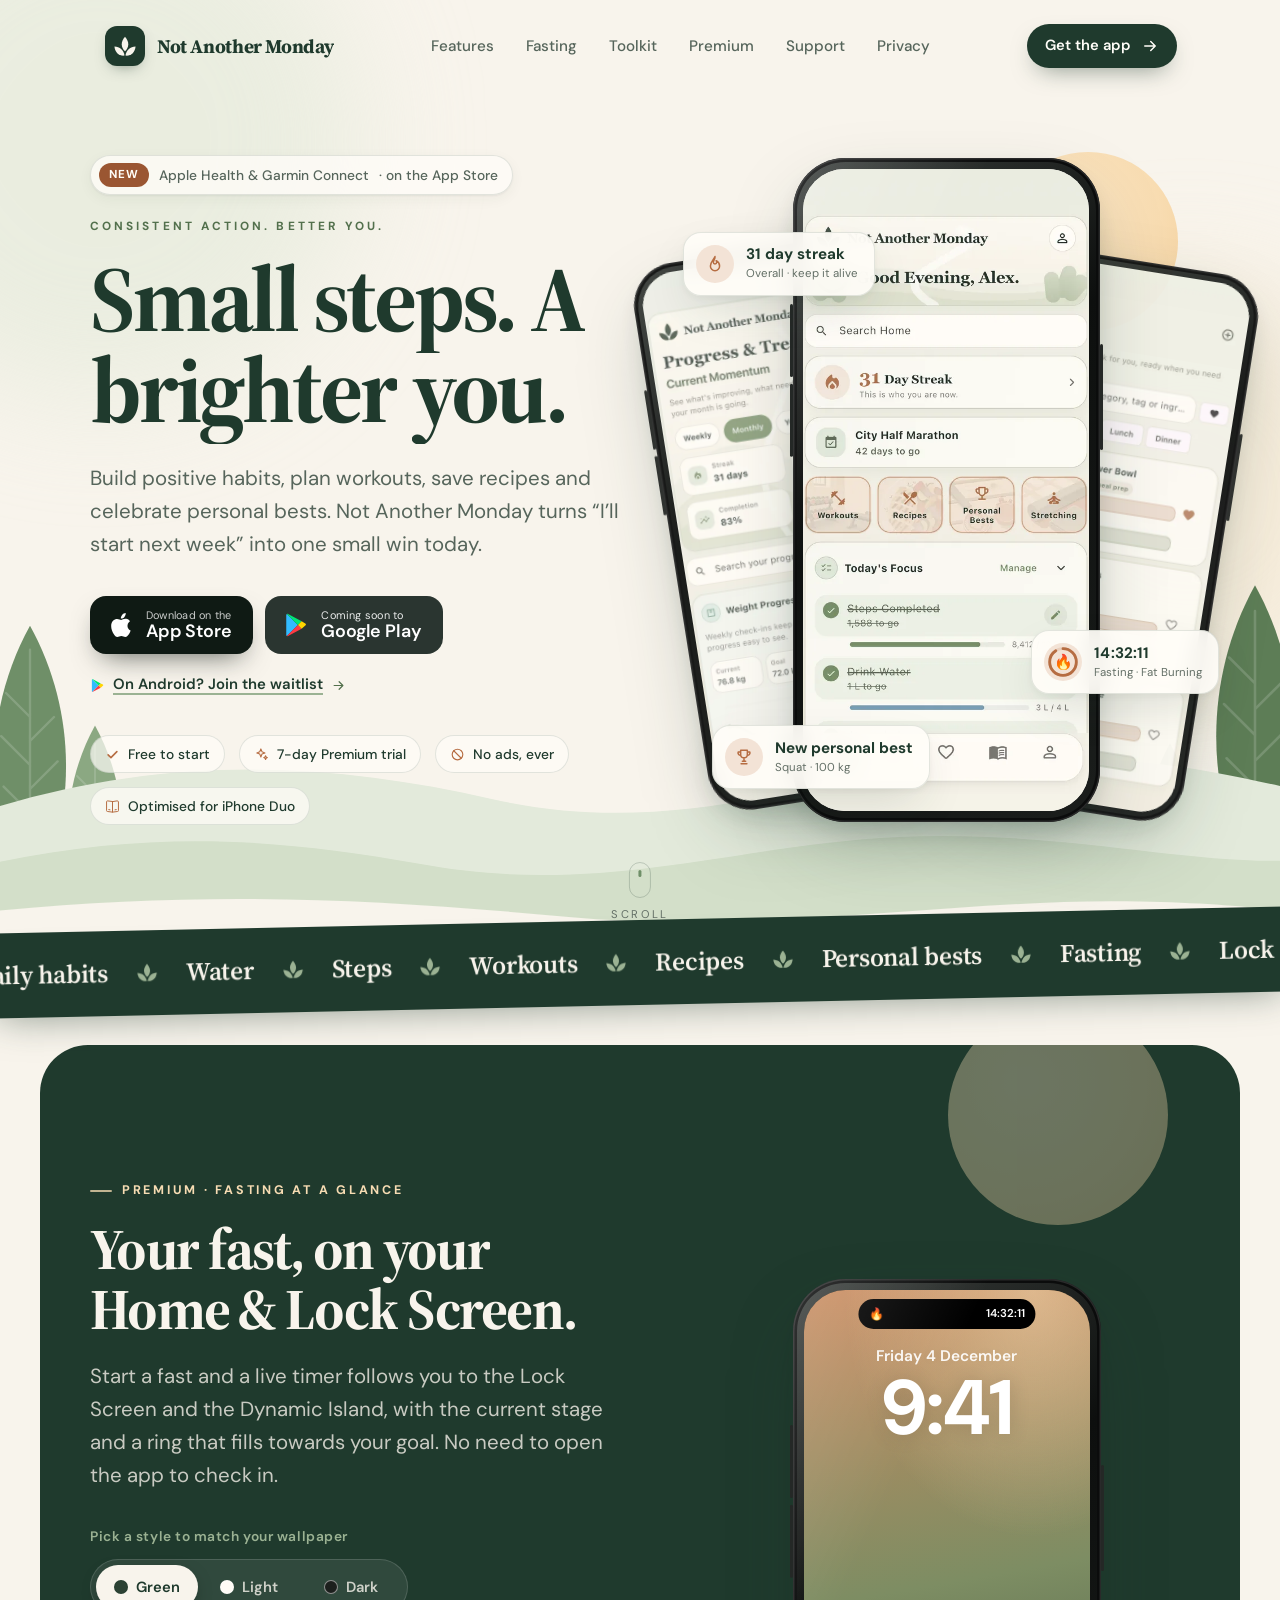
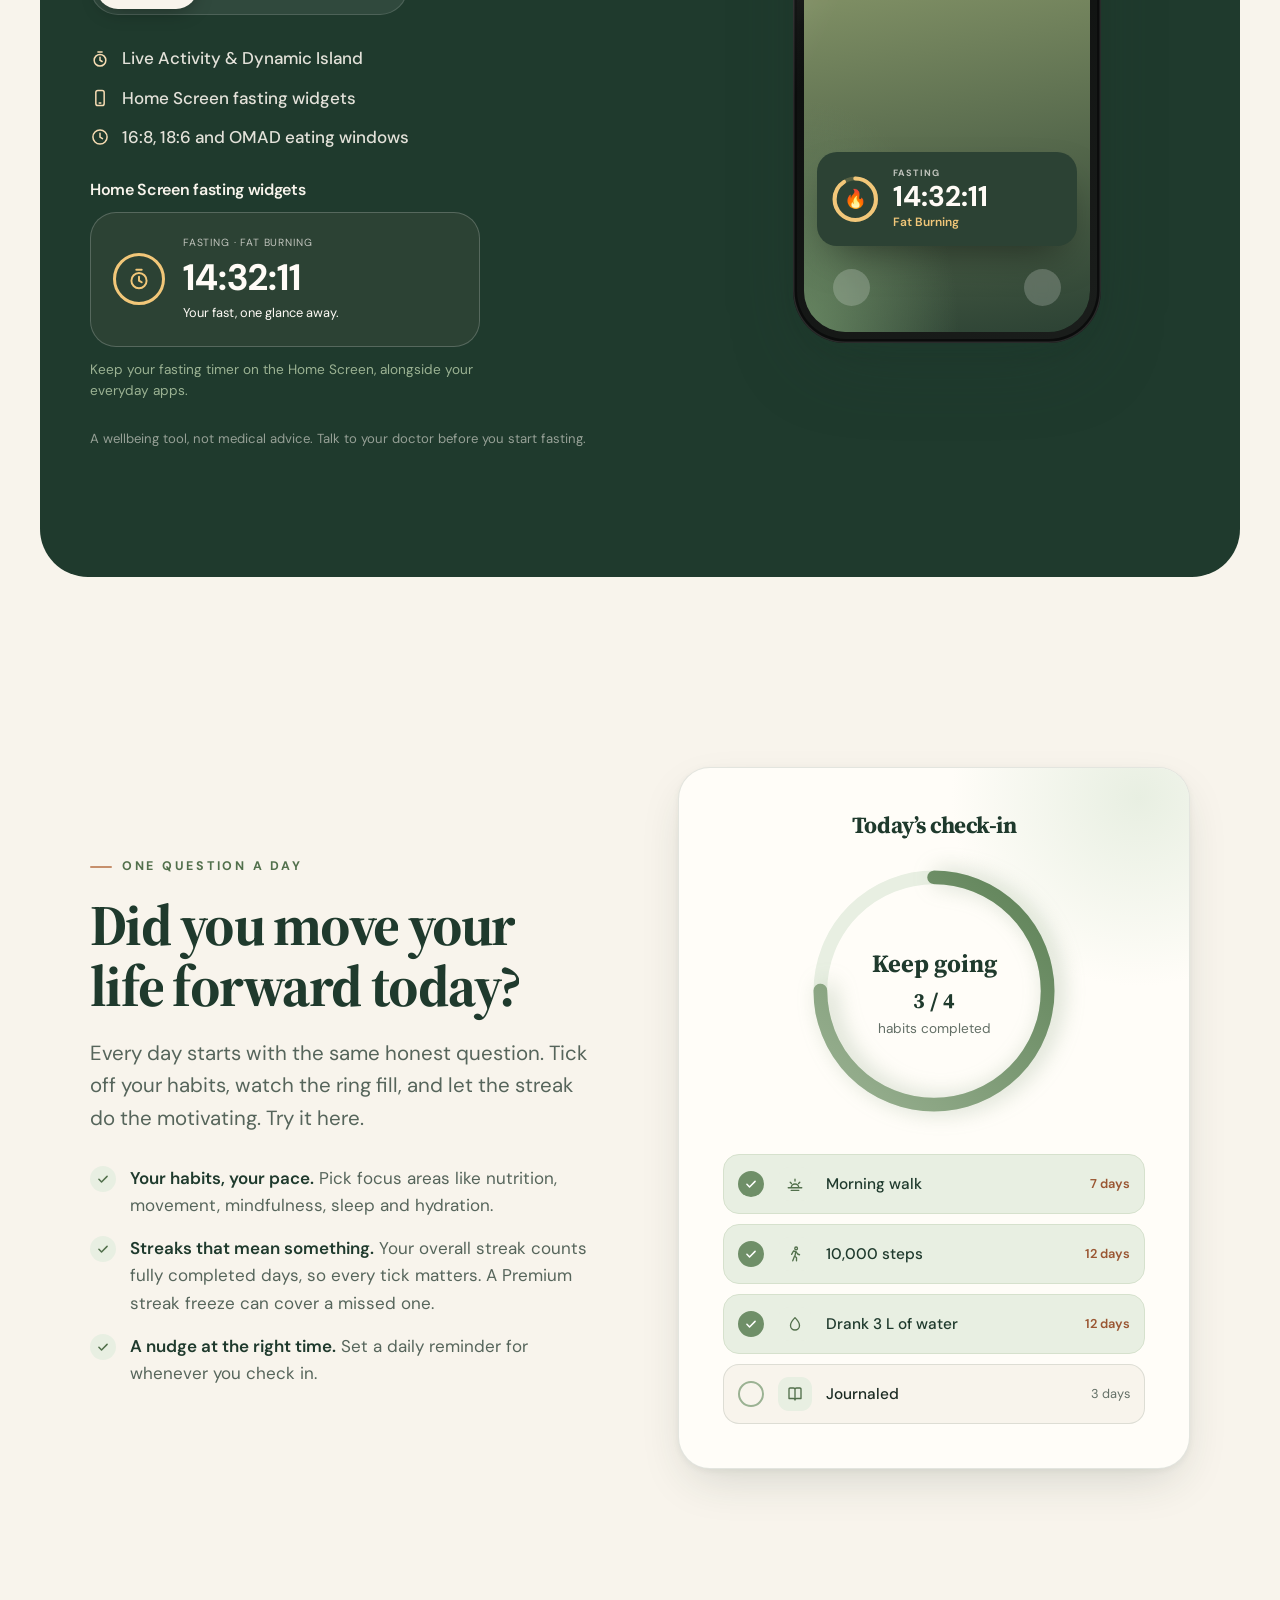
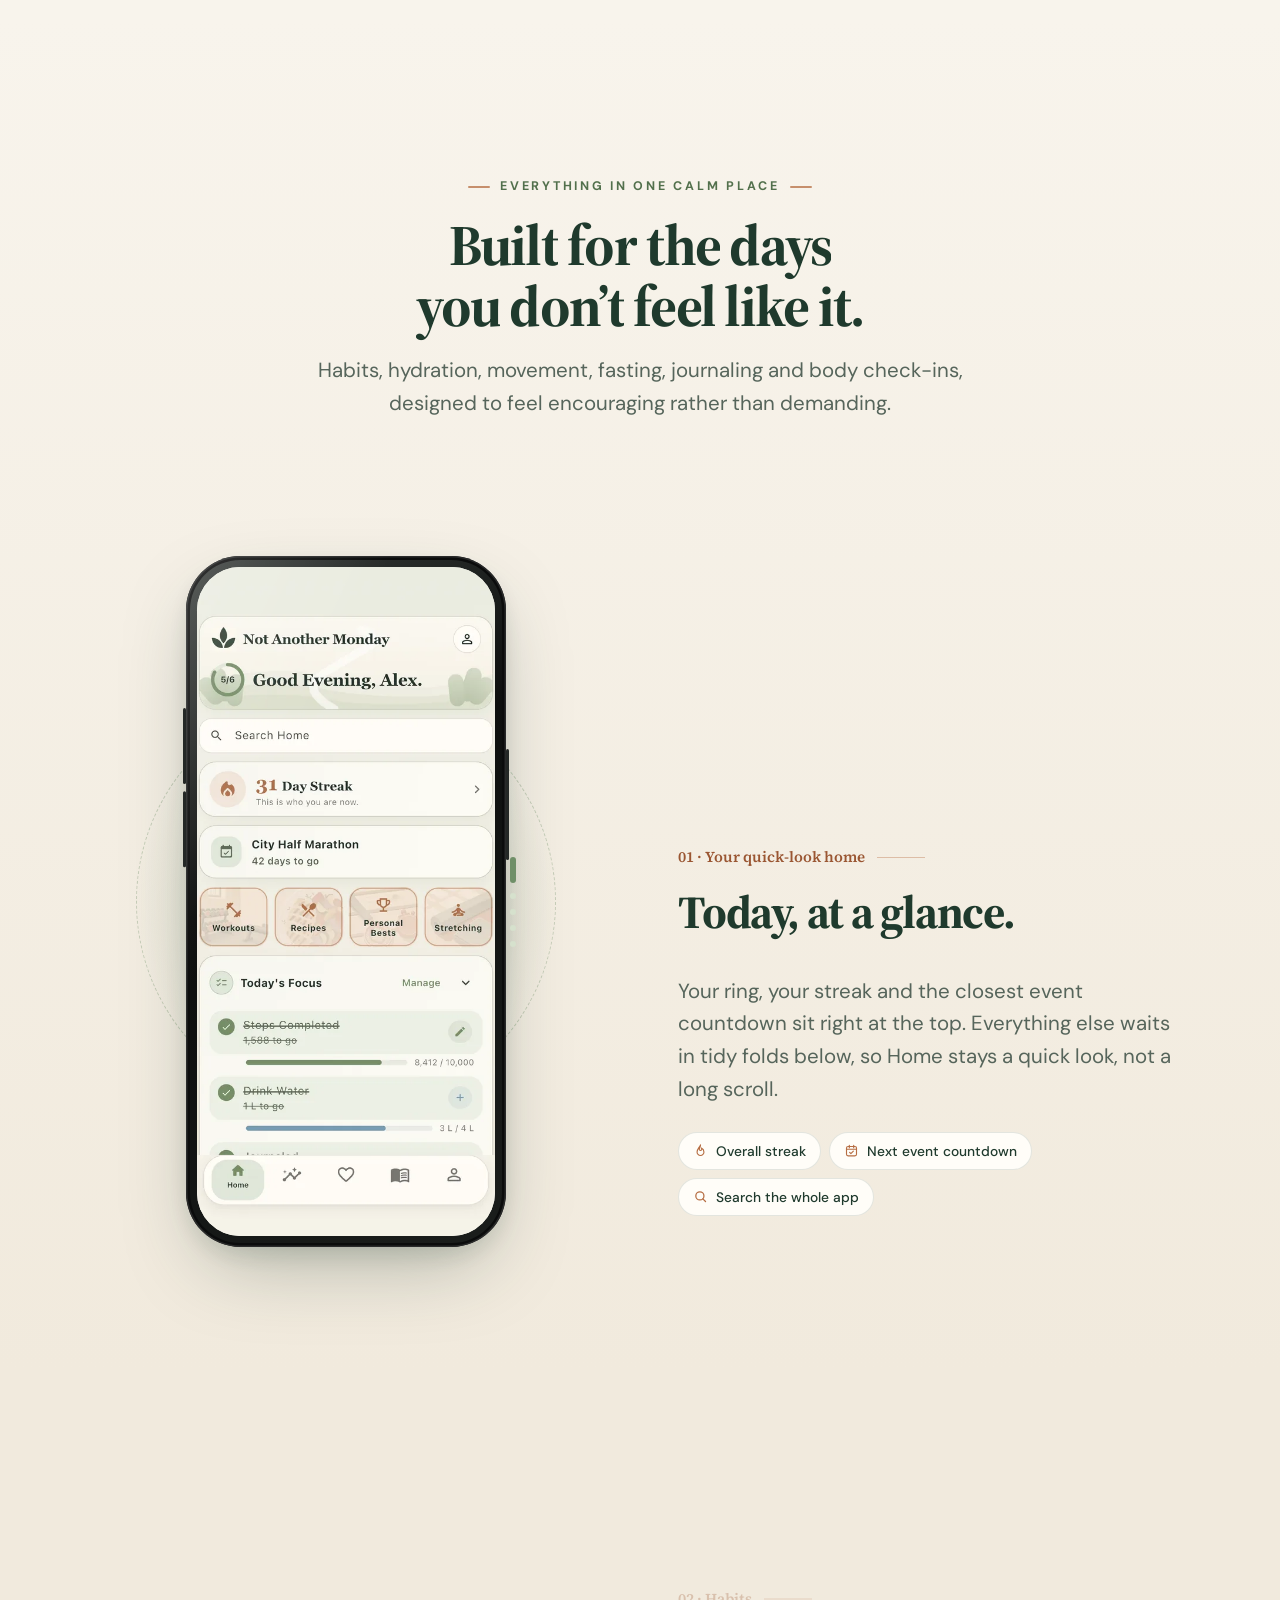
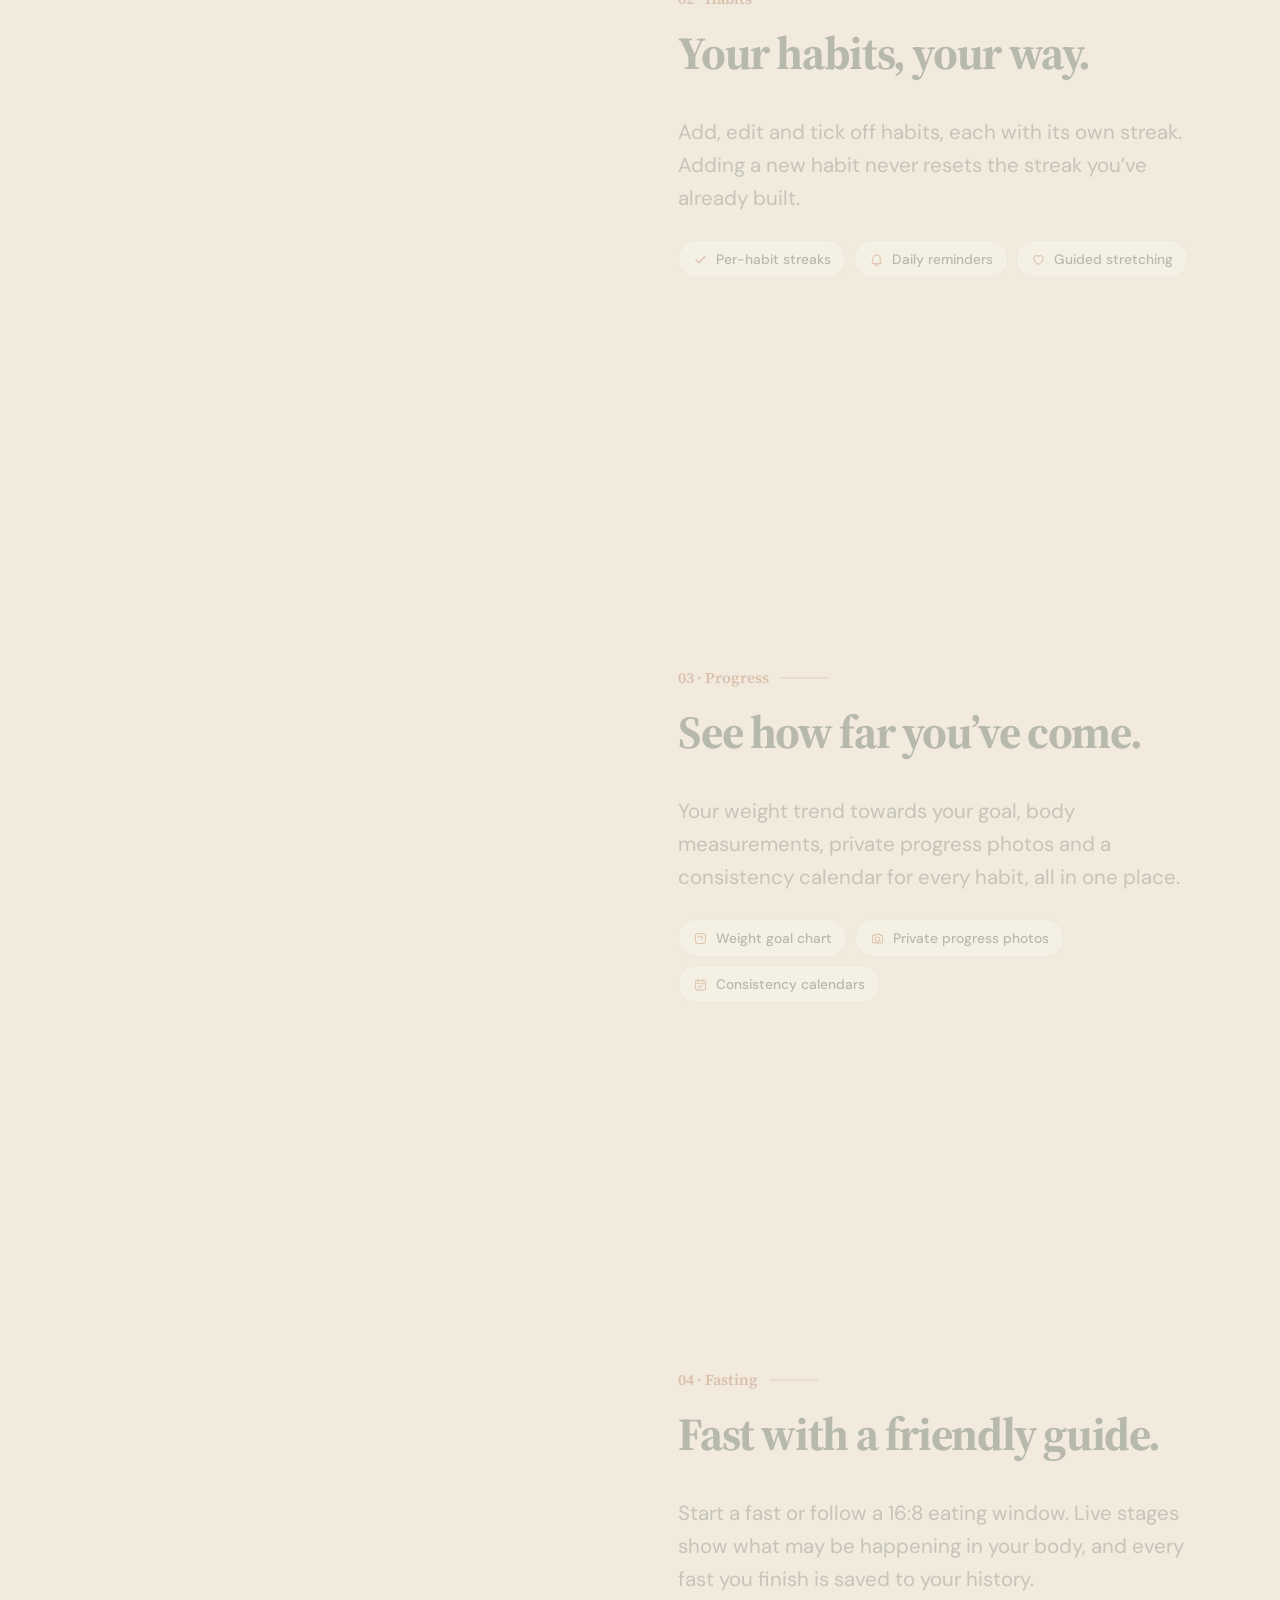
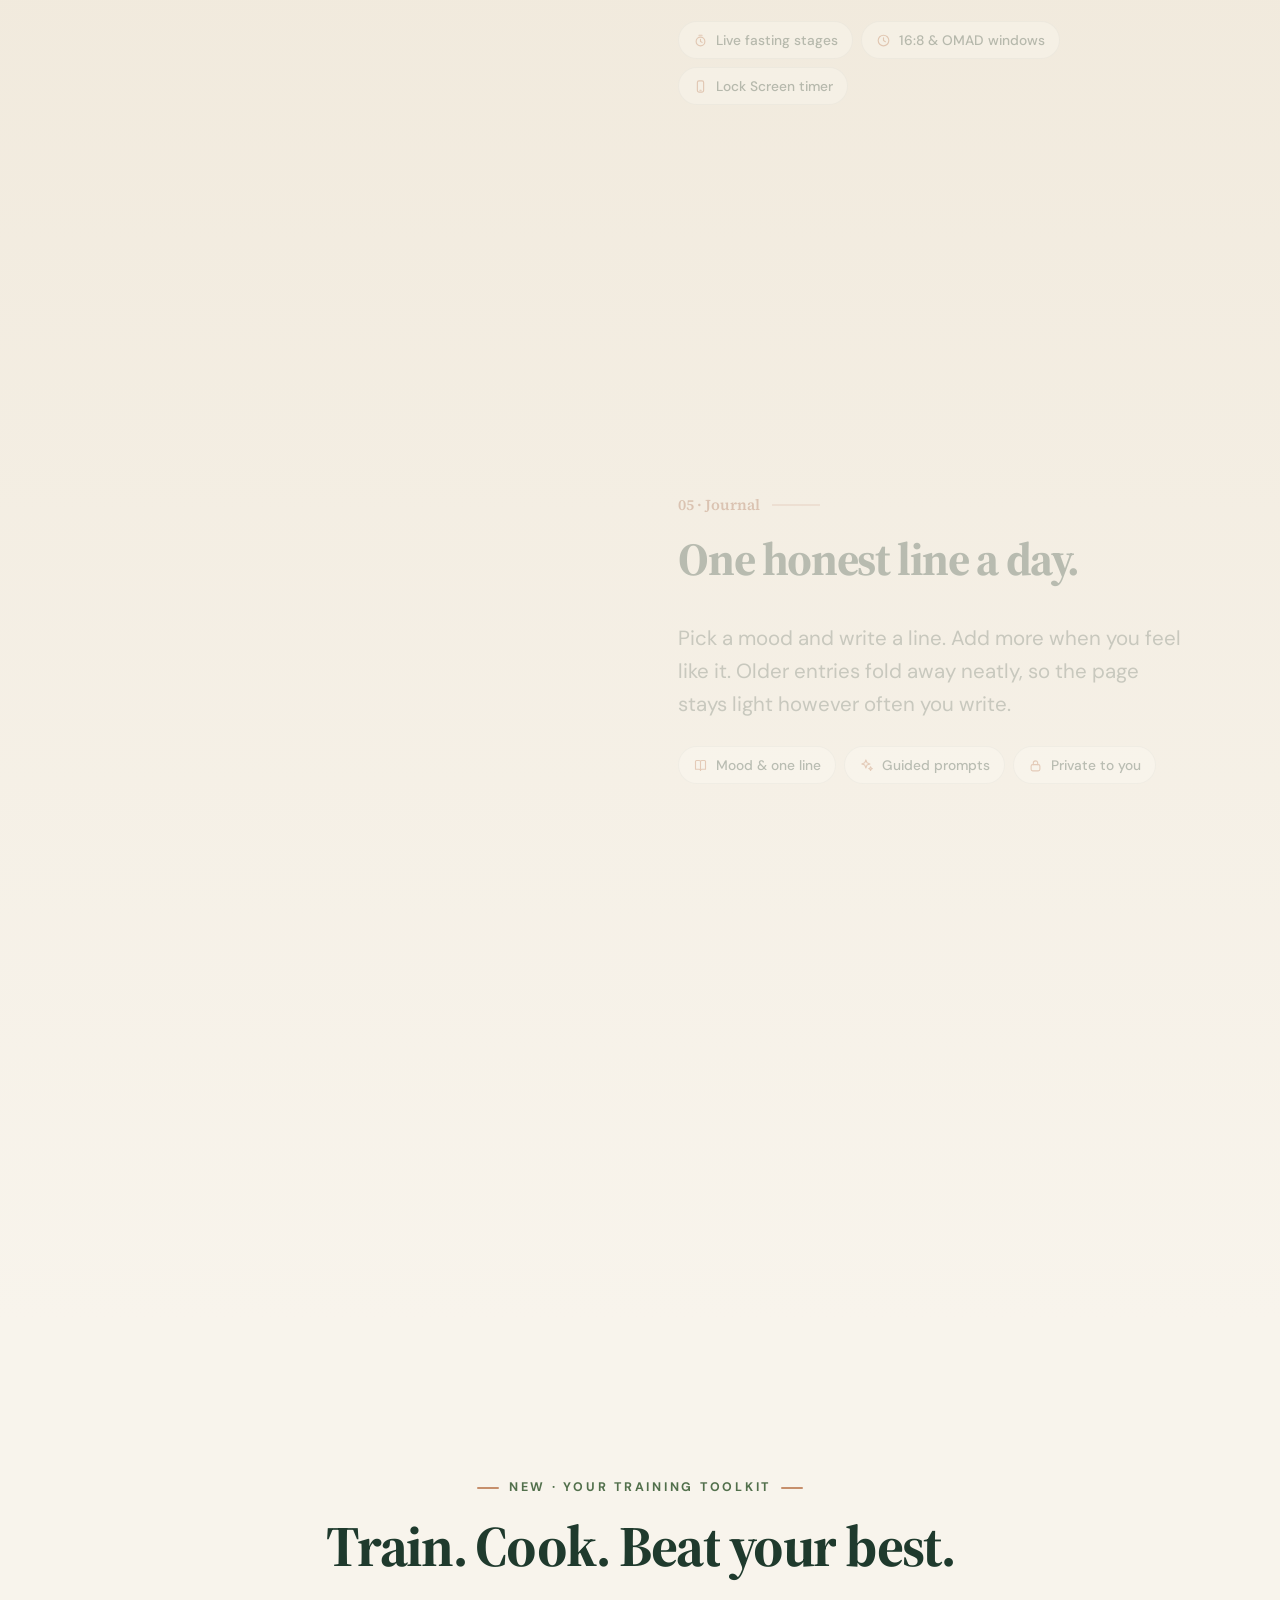
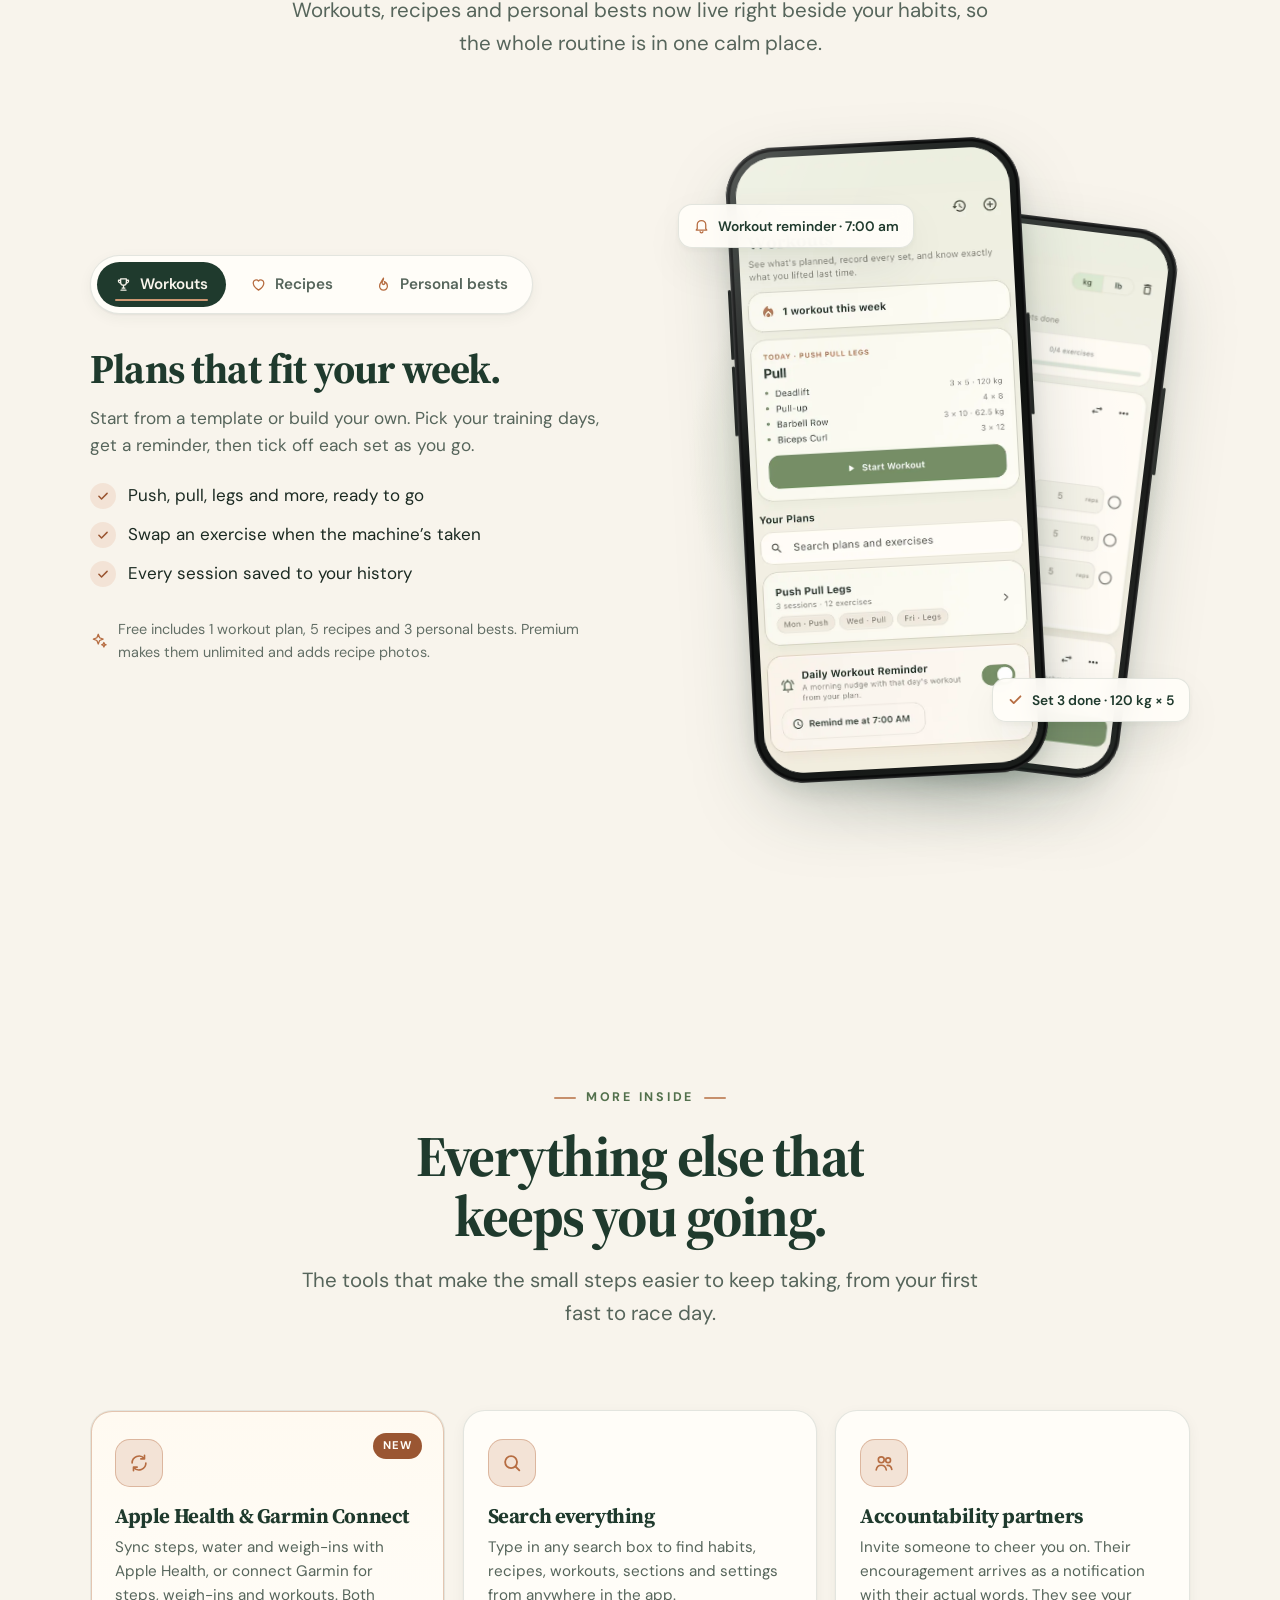
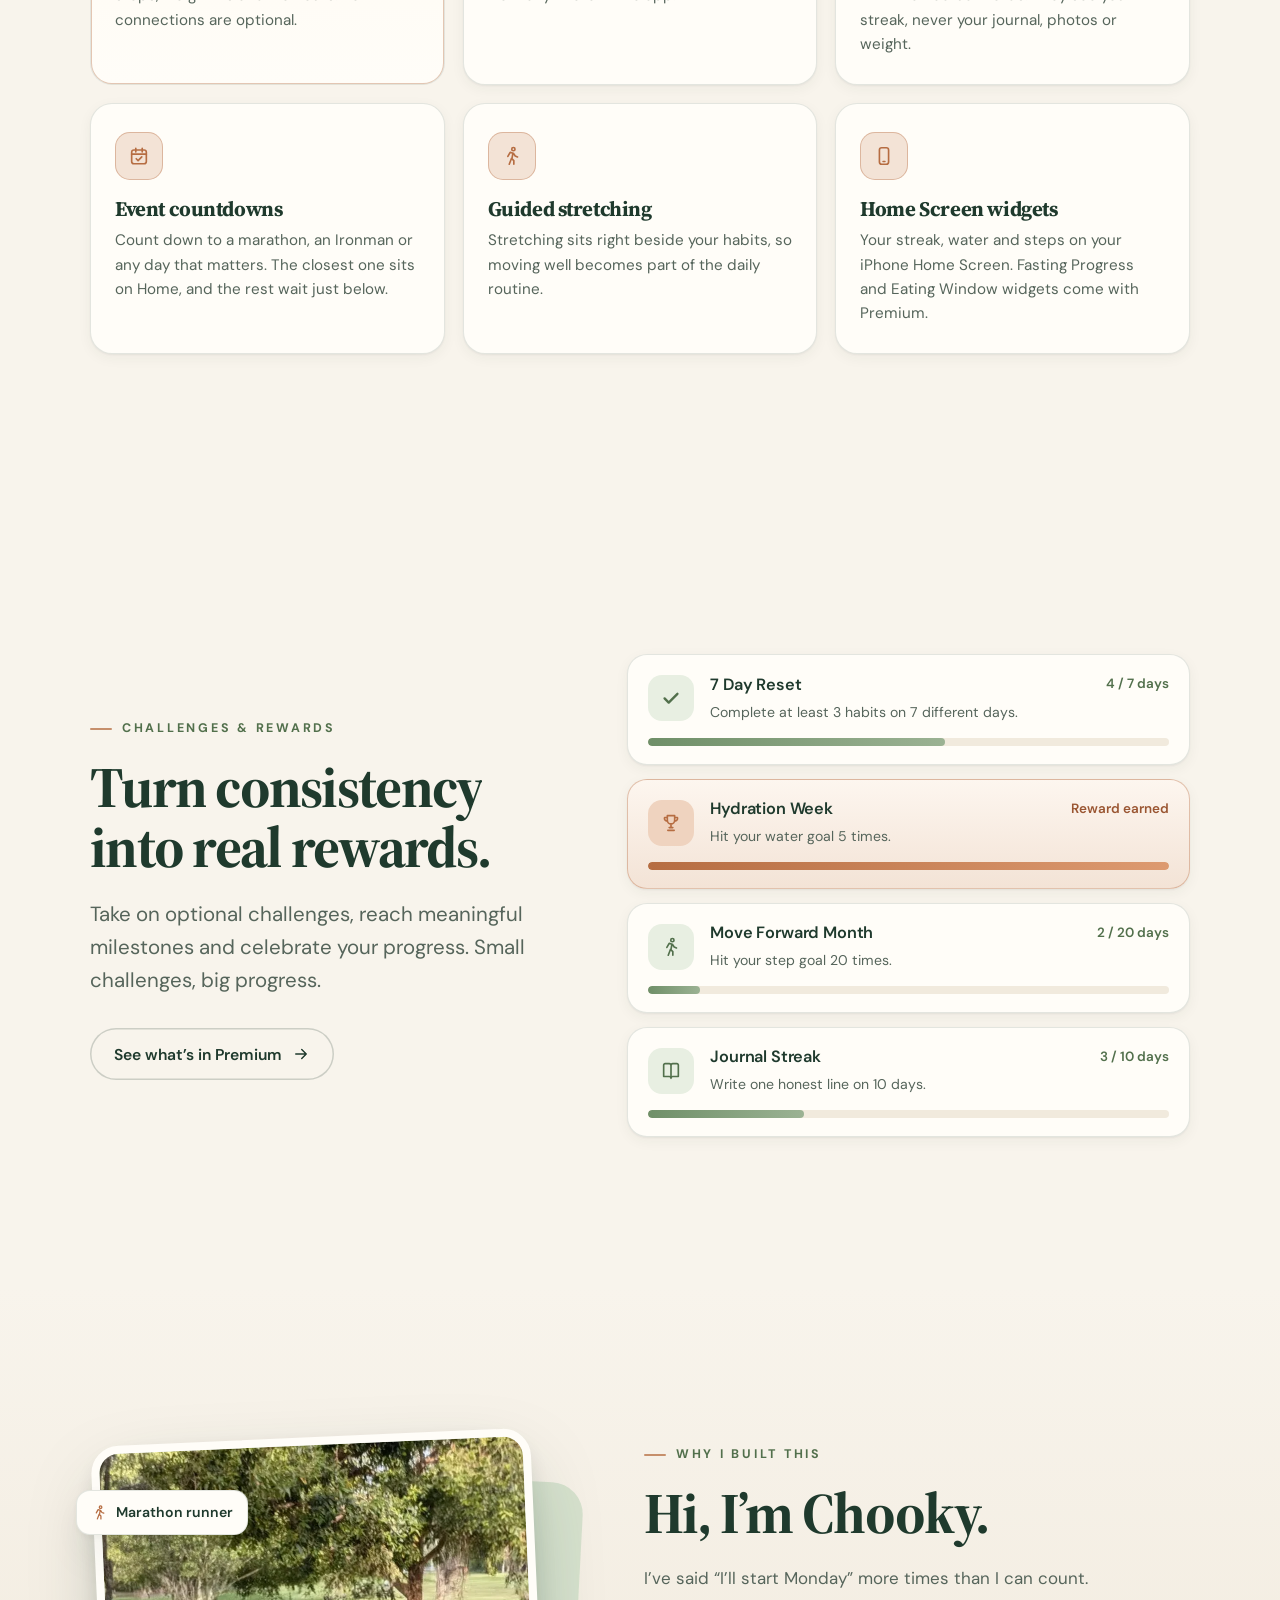
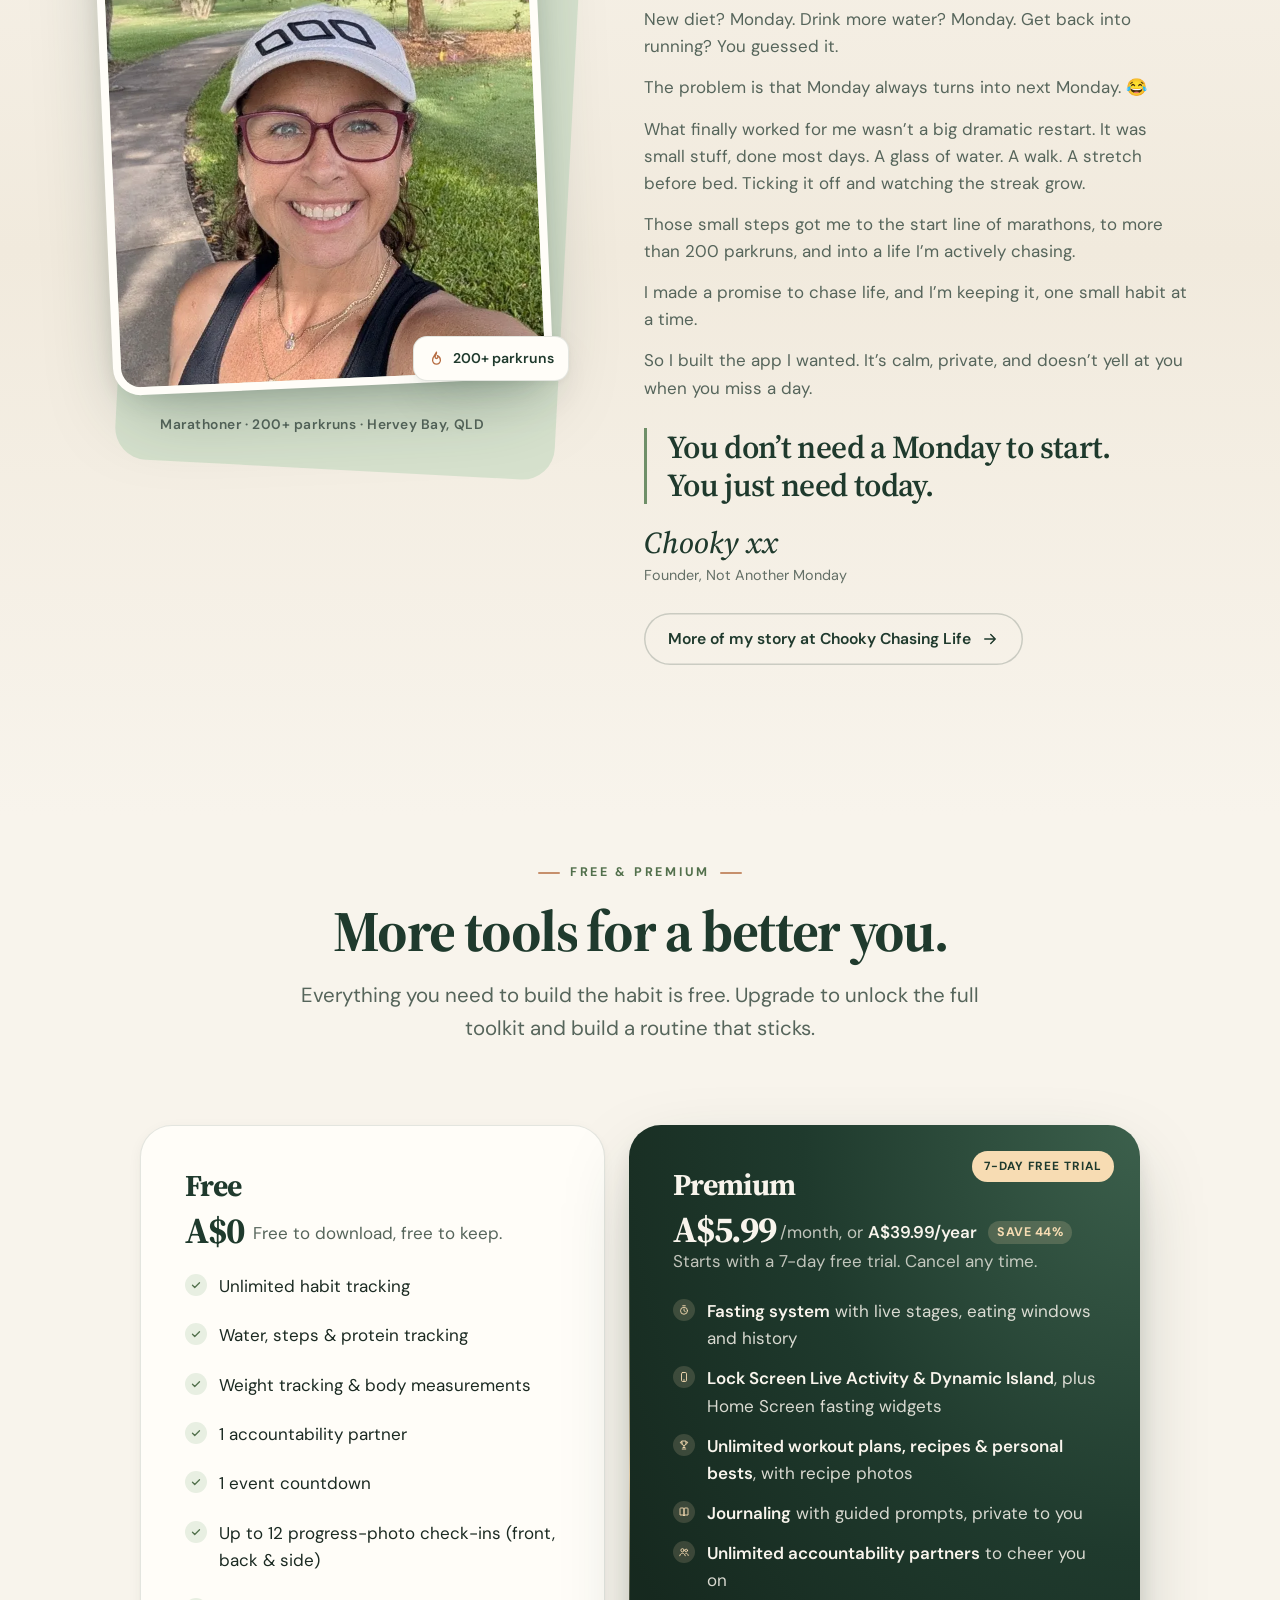
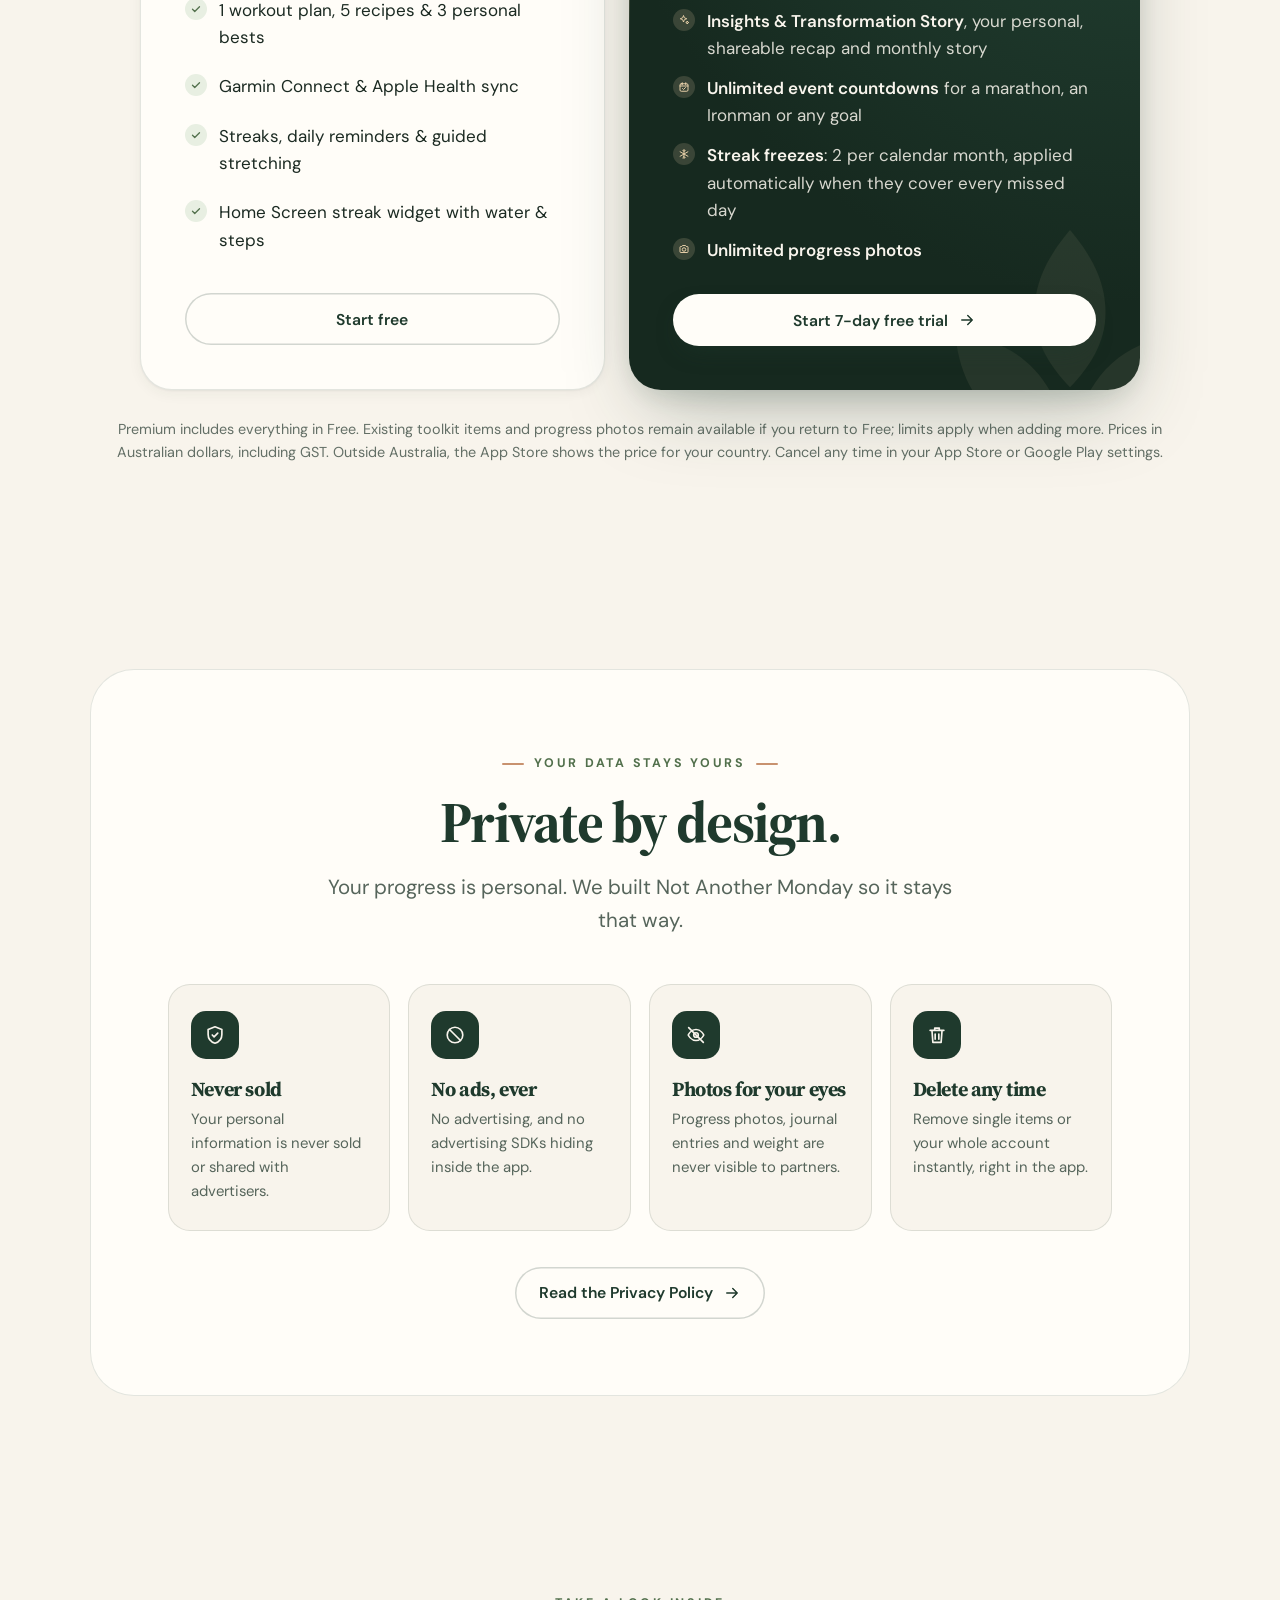
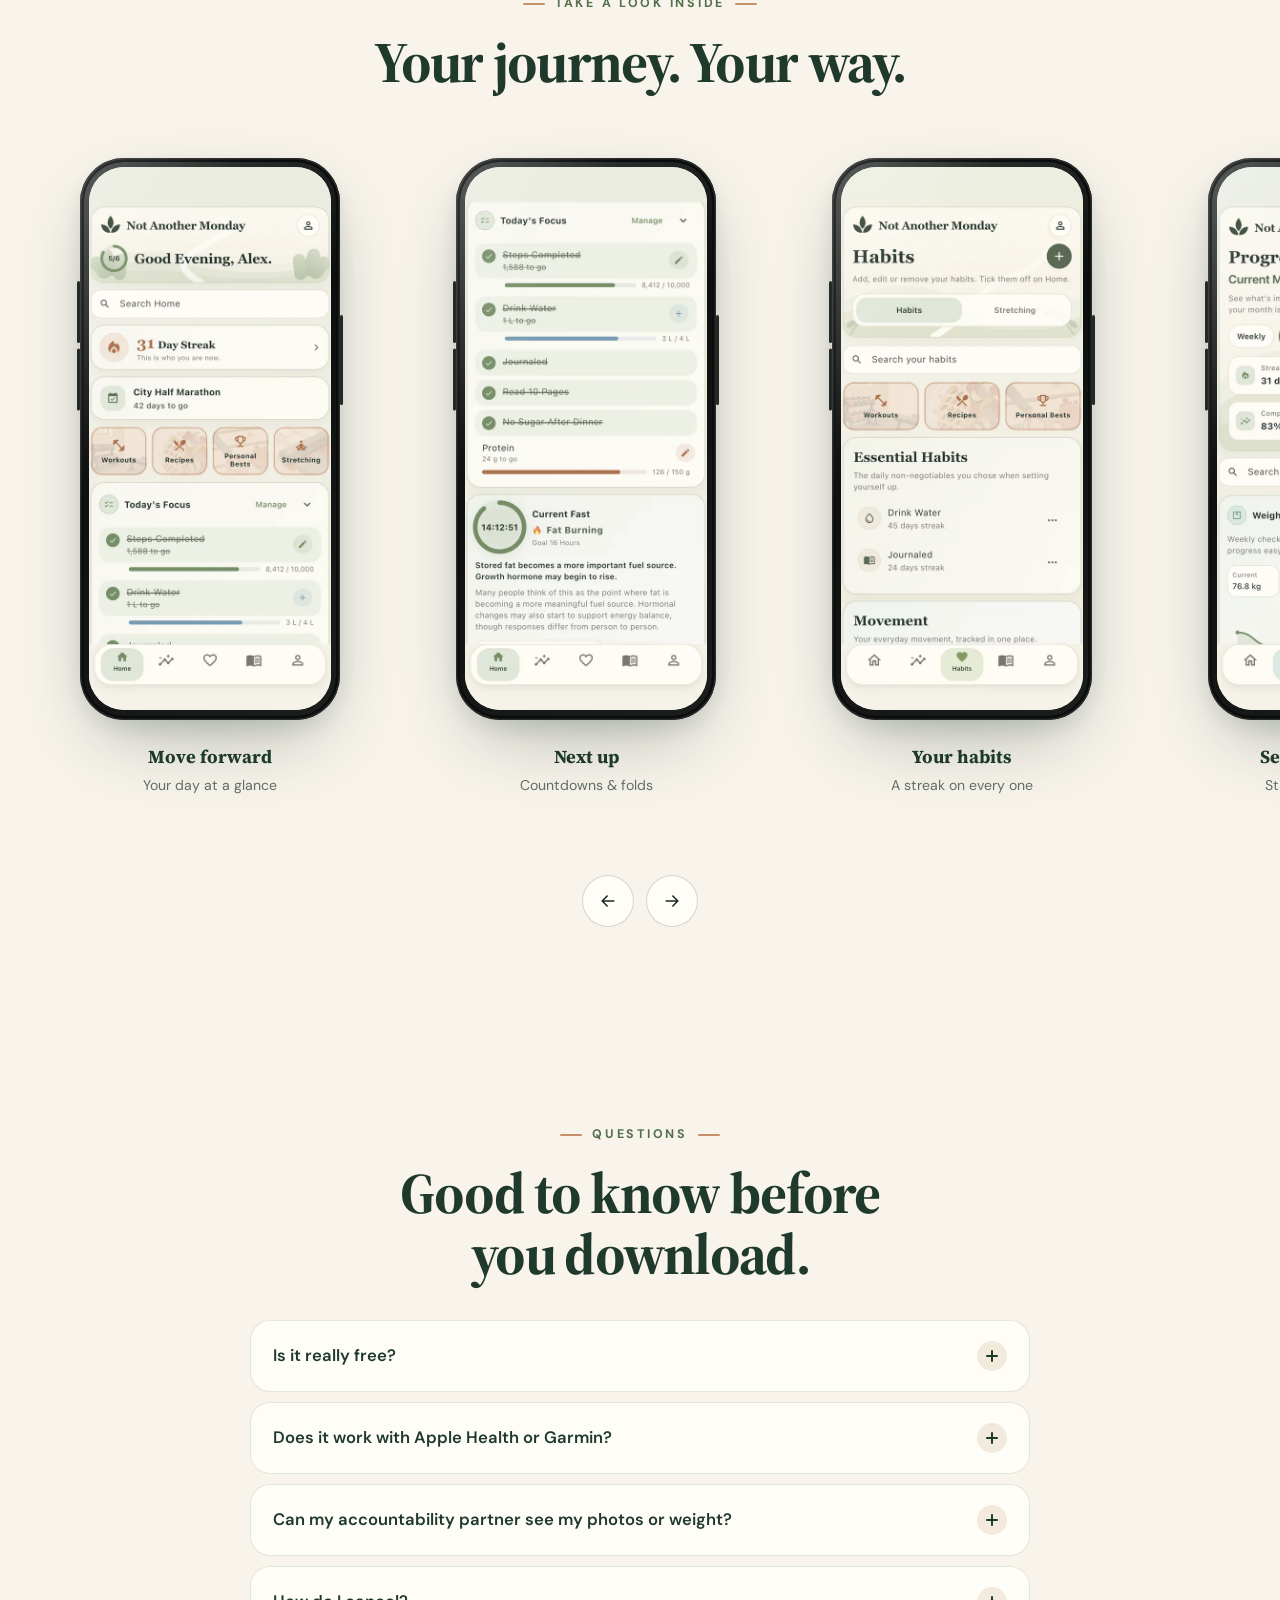
<file: index.html>
<!doctype html>
<html lang="en-AU">
<head>
  <meta charset="utf-8">
  <meta name="viewport" content="width=device-width, initial-scale=1, viewport-fit=cover">
  <title>Not Another Monday – Habits, Fasting &amp; Workouts for iPhone</title>
  <meta name="description" content="Build habits, track fasting, plan workouts, save recipes and celebrate personal bests. A calm iPhone app with Apple Health and Garmin Connect. Start free today.">
  <meta name="theme-color" content="#f8f4ec">
  <meta property="og:type" content="website">
  <meta property="og:site_name" content="Not Another Monday">
  <meta property="og:title" content="Not Another Monday — Small steps. A brighter you.">
  <meta property="og:description" content="Build habits, track fasting, plan workouts, save recipes and celebrate personal bests. A calm iPhone app with Apple Health and Garmin Connect. Start free today.">
  <meta property="og:image" content="https://notanothermonday.com/assets/og.jpg">
  <meta property="og:image:width" content="1200">
  <meta property="og:image:height" content="630">
  <meta property="og:image:alt" content="Not Another Monday: Small steps. A brighter you. Free on the App Store">
  <meta name="twitter:card" content="summary_large_image">
  <meta property="og:url" content="https://notanothermonday.com/">
  <link rel="canonical" href="https://notanothermonday.com/">
  <meta name="twitter:title" content="Not Another Monday — Small steps. A brighter you.">
  <meta name="twitter:description" content="Build habits, track fasting, plan workouts, save recipes and celebrate personal bests. A calm iPhone app with Apple Health and Garmin Connect. Start free today.">
  <meta name="twitter:image" content="https://notanothermonday.com/assets/og.jpg">
  <meta name="apple-itunes-app" content="app-id=6809999070">
  <link rel="icon" href="assets/favicon.ico" sizes="any">
  <link rel="icon" type="image/png" sizes="32x32" href="assets/favicon-32.png">
  <link rel="icon" type="image/png" sizes="16x16" href="assets/favicon-16.png">
  <link rel="apple-touch-icon" sizes="180x180" href="assets/apple-touch-icon.png">
  <link rel="manifest" href="site.webmanifest">
  <link rel="preconnect" href="https://fonts.googleapis.com">
  <link rel="preconnect" href="https://fonts.gstatic.com" crossorigin>
  <link href="https://fonts.googleapis.com/css2?family=DM+Sans:opsz,wght@9..40,400;9..40,500;9..40,600;9..40,700&family=Source+Serif+4:ital,opsz,wght@0,8..60,500;0,8..60,600;0,8..60,700;1,8..60,500&display=swap" rel="stylesheet">
  <link rel="preload" as="image" href="assets/screens/app/home.webp" fetchpriority="high">
  <link rel="stylesheet" href="assets/css/style.css?v=2026111403">
  <script>document.documentElement.classList.add("js");setTimeout(function(){if(!window.__namReady){document.documentElement.classList.remove("js");}},2500);</script>
  <script src="assets/js/main.js?v=2026111101" defer></script>
  <script type="application/ld+json">
{
 "@context": "https://schema.org",
 "@graph": [
  {
   "@type": "Organization",
   "@id": "https://notanothermonday.com/#org",
   "name": "Chooky Chasing Life",
   "url": "https://www.chookychasinglife.com/",
   "logo": "https://notanothermonday.com/assets/icon-512.png",
   "email": "hello@chookychasinglife.com",
   "sameAs": [
    "https://www.instagram.com/chookychasinglife/",
    "https://www.facebook.com/chookychasinglife",
    "https://www.chookychasinglife.com/",
    "https://apps.apple.com/app/id6809999070"
   ],
   "taxID": "38 238 167 325",
   "contactPoint": {
    "@type": "ContactPoint",
    "contactType": "customer support",
    "email": "support@notanothermonday.com",
    "url": "https://notanothermonday.com/support/",
    "areaServed": "AU",
    "availableLanguage": "English"
   }
  },
  {
   "@type": "WebSite",
   "@id": "https://notanothermonday.com/#website",
   "name": "Not Another Monday",
   "url": "https://notanothermonday.com/",
   "inLanguage": "en-AU",
   "publisher": {
    "@id": "https://notanothermonday.com/#org"
   }
  },
  {
   "@type": "MobileApplication",
   "@id": "https://notanothermonday.com/#app",
   "name": "Not Another Monday",
   "description": "A calm iPhone habit tracker with fasting, Home Screen widgets, a Lock Screen Live Activity, workouts, recipes, personal bests, journaling, Apple Health and Garmin Connect sync.",
   "url": "https://notanothermonday.com/",
   "image": "https://notanothermonday.com/assets/icon-512.png",
   "screenshot": [
    "https://notanothermonday.com/assets/screens/app/home.webp",
    "https://notanothermonday.com/assets/screens/app/habits.webp",
    "https://notanothermonday.com/assets/screens/app/progress.webp",
    "https://notanothermonday.com/assets/screens/app/workouts.webp",
    "https://notanothermonday.com/assets/screens/app/recipes.webp",
    "https://notanothermonday.com/assets/screens/app/journal.webp"
   ],
   "operatingSystem": "iOS 15.0 or later",
   "applicationCategory": "HealthApplication",
   "installUrl": "https://apps.apple.com/app/id6809999070",
   "sameAs": [
    "https://apps.apple.com/app/id6809999070"
   ],
   "inLanguage": "en-AU",
   "offers": {
    "@type": "Offer",
    "price": "0",
    "priceCurrency": "AUD",
    "description": "Free to download. Premium is an optional in-app subscription with a 7-day free trial."
   },
   "publisher": {
    "@id": "https://notanothermonday.com/#org"
   },
   "featureList": [
    "Unlimited habit tracking, water, steps, protein, weight and body measurements",
    "Apple Health and Garmin Connect sync",
    "Free: 1 workout plan, 5 recipes, 3 personal bests, 1 accountability partner and 1 event countdown",
    "Free: 12 progress-photo check-ins and everyday Home Screen widgets",
    "Premium: unlimited workout plans, recipes, personal bests and recipe photos",
    "Premium: fasting stages, eating windows and history, Home Screen fasting widgets, Lock Screen Live Activity and Dynamic Island",
    "Premium: journaling, insights and Transformation Story",
    "Premium: unlimited partners, countdowns and progress photos; 2 automatic streak freezes per calendar month"
   ]
  }
 ]
}
  </script>
</head>
<body data-page="home">
<a class="skip-link" href="#main">Skip to content</a>

<svg width="0" height="0" style="position:absolute" aria-hidden="true">
  <defs>
    <linearGradient id="ringGrad" x1="0" y1="0" x2="1" y2="1">
      <stop offset="0" stop-color="#9bb293"/>
      <stop offset="1" stop-color="#5d8156"/>
    </linearGradient>
  </defs>
  <symbol id="i-instagram" viewBox="0 0 24 24"><g fill="none" stroke="currentColor" stroke-width="1.8"><rect x="3.5" y="3.5" width="17" height="17" rx="5"/><circle cx="12" cy="12" r="4"/><circle cx="17.2" cy="6.8" r="1.1" fill="currentColor" stroke="none"/></g></symbol>
  <symbol id="i-facebook" viewBox="0 0 24 24"><path fill="currentColor" d="M13.4 21v-7.6h2.6l.4-3h-3V8.5c0-.9.3-1.5 1.5-1.5h1.6V4.3c-.3 0-1.2-.1-2.3-.1-2.3 0-3.9 1.4-3.9 4v2.2H7.7v3h2.6V21z"/></symbol>
  <symbol id="i-globe" viewBox="0 0 24 24"><g fill="none" stroke="currentColor" stroke-width="1.8" stroke-linecap="round"><circle cx="12" cy="12" r="8.5"/><path d="M3.5 12h17M12 3.5c2.4 2.5 3.6 5.3 3.6 8.5s-1.2 6-3.6 8.5c-2.4-2.5-3.6-5.3-3.6-8.5s1.2-6 3.6-8.5z"/></g></symbol>
  <symbol id="i-mark" viewBox="20 18 60 56" fill="currentColor">
    <path d="M50 22.9C56 30 58.2 36 58.2 42C58.2 49 54.5 54.5 50 59.2C45.5 54.5 41.8 49 41.8 42C41.8 36 44 30 50 22.9Z"/>
    <path d="M23.6 47.4C37 47.6 46.5 56.5 48.8 70C35 71.4 25 62.5 23.6 47.4Z"/>
    <path d="M76.4 47.4C63 47.6 53.5 56.5 51.2 70C65 71.4 75 62.5 76.4 47.4Z"/>
  </symbol>
  <symbol id="i-leaf" viewBox="0 0 100 240">
    <path d="M50 238C12 170 8 80 50 4C92 80 88 170 50 238Z" fill="currentColor"/>
    <path d="M50 234V24M50 80L30 60M50 120L26 96M50 160L28 138M50 100L70 80M50 140L73 117M50 180L70 162" stroke="#fff" stroke-opacity=".16" stroke-width="2" stroke-linecap="round" fill="none"/>
  </symbol>
  <symbol id="i-apple" viewBox="0 0 24 24" fill="currentColor"><path d="M16.365 1.43c0 1.14-.493 2.27-1.177 3.08-.744.9-1.99 1.57-2.987 1.57-.12 0-.23-.02-.3-.03-.01-.06-.04-.22-.04-.39 0-1.15.572-2.27 1.206-2.98.804-.94 2.142-1.64 3.248-1.68.03.13.05.28.05.43zm4.565 15.71c-.03.07-.463 1.58-1.518 3.12-.945 1.34-1.94 2.71-3.43 2.71-1.517 0-1.9-.88-3.63-.88-1.698 0-2.302.91-3.67.91-1.377 0-2.332-1.26-3.428-2.8-1.287-1.82-2.323-4.63-2.323-7.28 0-4.28 2.797-6.55 5.552-6.55 1.448 0 2.675.95 3.6.95.865 0 2.222-1.01 3.902-1.01.613 0 2.886.06 4.374 2.19-.13.09-2.383 1.37-2.383 4.19 0 3.26 2.854 4.42 2.955 4.45z"/></symbol>
  <symbol id="i-play" viewBox="0 0 24 24">
    <path d="M3.6 1.8L13.8 12 3.6 22.2c-.36-.2-.6-.58-.6-1.07V2.87c0-.49.24-.87.6-1.07z" fill="#32bbff"/>
    <path d="M17.2 8.6L13.8 12 3.6 1.8c.3-.17.68-.18 1.07.04L17.2 8.6z" fill="#00e676"/>
    <path d="M17.2 15.4L4.67 22.16c-.39.22-.77.21-1.07.04L13.8 12l3.4 3.4z" fill="#ff3a44"/>
    <path d="M20.6 10.5c.8.45.8 1.55 0 2l-3.4 2.9L13.8 12l3.4-3.4 3.4 1.9z" fill="#ffd500"/>
  </symbol>
  <g fill="none" stroke="currentColor" stroke-width="1.8" stroke-linecap="round" stroke-linejoin="round">
    <symbol id="i-check" viewBox="0 0 24 24"><path d="M5 12.5l4.5 4.5L19 7.5" fill="none" stroke="currentColor" stroke-width="2.6" stroke-linecap="round" stroke-linejoin="round"/></symbol>
    <symbol id="i-flame" viewBox="0 0 24 24"><path d="M12 3c.5 3-2 4.5-2 7a2 2 0 004 0c0-.8-.3-1.5-.6-2 2.3 1.2 4.1 3.6 4.1 6.3A5.5 5.5 0 0112 20a5.5 5.5 0 01-5.5-5.7C6.5 9.8 10 7.5 12 3z" fill="none" stroke="currentColor" stroke-width="1.8" stroke-linejoin="round"/></symbol>
    <symbol id="i-drop" viewBox="0 0 24 24"><path d="M12 3.5s6 6.3 6 10.5a6 6 0 01-12 0c0-4.2 6-10.5 6-10.5z" fill="none" stroke="currentColor" stroke-width="1.8" stroke-linejoin="round"/></symbol>
    <symbol id="i-walk" viewBox="0 0 24 24"><g fill="none" stroke="currentColor" stroke-width="1.8" stroke-linecap="round" stroke-linejoin="round"><circle cx="13.5" cy="4.5" r="1.8"/><path d="M9 21l2.5-6.5 2.5 2.5v4M7.5 12.5l2.5-4.5 3.5 1 2 3 2.5 1M12 14.5l1-5.5"/></g></symbol>
    <symbol id="i-book" viewBox="0 0 24 24"><path d="M4 5.5A1.5 1.5 0 015.5 4H10a2 2 0 012 2v14a2 2 0 00-2-2H4zM20 5.5A1.5 1.5 0 0018.5 4H14a2 2 0 00-2 2v14a2 2 0 012-2h6z" fill="none" stroke="currentColor" stroke-width="1.8" stroke-linejoin="round"/></symbol>
    <symbol id="i-sun" viewBox="0 0 24 24"><g fill="none" stroke="currentColor" stroke-width="1.8" stroke-linecap="round" stroke-linejoin="round"><path d="M7 17a5 5 0 0110 0M3 17h18M12 5.5V8M5.6 9.6l1.7 1.7M18.4 9.6l-1.7 1.7M7 20.5h10"/></g></symbol>
    <symbol id="i-code" viewBox="0 0 24 24"><path d="M8.5 8L4.5 12l4 4M15.5 8l4 4-4 4" fill="none" stroke="currentColor" stroke-width="1.8" stroke-linecap="round" stroke-linejoin="round"/></symbol>
    <symbol id="i-heart" viewBox="0 0 24 24"><path d="M12 20s-7.5-4.6-7.5-10.2A4.3 4.3 0 0112 7a4.3 4.3 0 017.5 2.8C19.5 15.4 12 20 12 20z" fill="none" stroke="currentColor" stroke-width="1.8" stroke-linejoin="round"/></symbol>
    <symbol id="i-shield" viewBox="0 0 24 24"><g fill="none" stroke="currentColor" stroke-width="1.8" stroke-linecap="round" stroke-linejoin="round"><path d="M12 3l7.5 3v5.5c0 4.7-3.2 8.2-7.5 9.5-4.3-1.3-7.5-4.8-7.5-9.5V6z"/><path d="M9 12l2 2 4-4"/></g></symbol>
    <symbol id="i-lock" viewBox="0 0 24 24"><g fill="none" stroke="currentColor" stroke-width="1.8" stroke-linecap="round"><rect x="5" y="10.5" width="14" height="10" rx="2.5"/><path d="M8.5 10.5V8a3.5 3.5 0 017 0v2.5"/></g></symbol>
    <symbol id="i-camera" viewBox="0 0 24 24"><g fill="none" stroke="currentColor" stroke-width="1.8" stroke-linejoin="round"><path d="M4 8.5A1.5 1.5 0 015.5 7h2l1.5-2h6l1.5 2h2A1.5 1.5 0 0120 8.5v9a1.5 1.5 0 01-1.5 1.5h-13A1.5 1.5 0 014 17.5z"/><circle cx="12" cy="13" r="3.5"/></g></symbol>
    <symbol id="i-trash" viewBox="0 0 24 24"><path d="M4.5 7h15M9.5 7V4.5h5V7M6.5 7l1 13h9l1-13M10 11v5.5M14 11v5.5" fill="none" stroke="currentColor" stroke-width="1.8" stroke-linecap="round" stroke-linejoin="round"/></symbol>
    <symbol id="i-mail" viewBox="0 0 24 24"><g fill="none" stroke="currentColor" stroke-width="1.8" stroke-linecap="round" stroke-linejoin="round"><rect x="3.5" y="5.5" width="17" height="13" rx="2.5"/><path d="M4 7.5l8 6 8-6"/></g></symbol>
    <symbol id="i-arrow-right" viewBox="0 0 24 24"><path d="M5 12h14M13 6l6 6-6 6" fill="none" stroke="currentColor" stroke-width="1.9" stroke-linecap="round" stroke-linejoin="round"/></symbol>
    <symbol id="i-arrow-left" viewBox="0 0 24 24"><path d="M19 12H5M11 6l-6 6 6 6" fill="none" stroke="currentColor" stroke-width="1.9" stroke-linecap="round" stroke-linejoin="round"/></symbol>
    <symbol id="i-chevron" viewBox="0 0 24 24"><path d="M9 6l6 6-6 6" fill="none" stroke="currentColor" stroke-width="2" stroke-linecap="round" stroke-linejoin="round"/></symbol>
    <symbol id="i-sparkles" viewBox="0 0 24 24"><path d="M11 3l1.8 4.7L17.5 9.5l-4.7 1.8L11 16l-1.8-4.7L4.5 9.5l4.7-1.8zM18.5 14l.9 2.1 2.1.9-2.1.9-.9 2.1-.9-2.1-2.1-.9 2.1-.9z" fill="none" stroke="currentColor" stroke-width="1.7" stroke-linejoin="round"/></symbol>
    <symbol id="i-trophy" viewBox="0 0 24 24"><path d="M8 4h8v5a4 4 0 01-8 0zM8 6H5a3 3 0 003 4M16 6h3a3 3 0 01-3 4M12 13v4M8.5 20h7M10 17h4" fill="none" stroke="currentColor" stroke-width="1.8" stroke-linecap="round" stroke-linejoin="round"/></symbol>
    <symbol id="i-users" viewBox="0 0 24 24"><g fill="none" stroke="currentColor" stroke-width="1.8" stroke-linecap="round"><circle cx="9" cy="8.5" r="3.2"/><path d="M3.5 19.5c.6-3.2 2.8-5 5.5-5s4.9 1.8 5.5 5"/><circle cx="16.5" cy="9" r="2.6"/><path d="M15.5 14.6c2.6-.2 4.5 1.4 5 4.4"/></g></symbol>
    <symbol id="i-calendar" viewBox="0 0 24 24"><g fill="none" stroke="currentColor" stroke-width="1.8" stroke-linecap="round" stroke-linejoin="round"><rect x="4" y="5.5" width="16" height="15" rx="2.5"/><path d="M4 10h16M8.5 3.5v4M15.5 3.5v4M9 15l2 2 4-4"/></g></symbol>
    <symbol id="i-snow" viewBox="0 0 24 24"><path d="M12 3v18M4.2 7.5l15.6 9M4.2 16.5l15.6-9M9.5 4.5L12 7l2.5-2.5M9.5 19.5L12 17l2.5 2.5" fill="none" stroke="currentColor" stroke-width="1.8" stroke-linecap="round" stroke-linejoin="round"/></symbol>
    <symbol id="i-timer" viewBox="0 0 24 24"><g fill="none" stroke="currentColor" stroke-width="1.8" stroke-linecap="round"><circle cx="12" cy="13.5" r="7"/><path d="M12 10v3.5l2.5 1.5M9.5 3.5h5"/></g></symbol>
    <symbol id="i-search" viewBox="0 0 24 24"><g fill="none" stroke="currentColor" stroke-width="2" stroke-linecap="round"><circle cx="11" cy="11" r="6.5"/><path d="M20 20l-4.2-4.2"/></g></symbol>
    <symbol id="i-ban" viewBox="0 0 24 24"><g fill="none" stroke="currentColor" stroke-width="1.8" stroke-linecap="round"><circle cx="12" cy="12" r="8.5"/><path d="M6 6l12 12"/></g></symbol>
    <symbol id="i-eyeoff" viewBox="0 0 24 24"><g fill="none" stroke="currentColor" stroke-width="1.8" stroke-linecap="round" stroke-linejoin="round"><path d="M3.5 12S6.5 6 12 6s8.5 6 8.5 6-3 6-8.5 6S3.5 12 3.5 12z"/><circle cx="12" cy="12" r="2.5"/><path d="M4 4l16 16"/></g></symbol>
    <symbol id="i-help" viewBox="0 0 24 24"><g fill="none" stroke="currentColor" stroke-width="1.8" stroke-linecap="round"><circle cx="12" cy="12" r="8.5"/><path d="M9.6 9.5a2.5 2.5 0 014.8.9c0 1.6-2.4 2.1-2.4 3.6M12 17h.01"/></g></symbol>
    <symbol id="i-refresh" viewBox="0 0 24 24"><path d="M19.5 12a7.5 7.5 0 01-13.2 4.9M4.5 12a7.5 7.5 0 0113.2-4.9M18 3.5v4h-4M6 20.5v-4h4" fill="none" stroke="currentColor" stroke-width="1.8" stroke-linecap="round" stroke-linejoin="round"/></symbol>
    <symbol id="i-bell" viewBox="0 0 24 24"><path d="M6 16.5V11a6 6 0 0112 0v5.5l1.5 2h-15zM10 20.5a2 2 0 004 0" fill="none" stroke="currentColor" stroke-width="1.8" stroke-linecap="round" stroke-linejoin="round"/></symbol>
    <symbol id="i-alert" viewBox="0 0 24 24"><g fill="none" stroke="currentColor" stroke-width="1.8" stroke-linecap="round" stroke-linejoin="round"><path d="M12 4l9 16H3z"/><path d="M12 10v4.5M12 17.5h.01"/></g></symbol>
    <symbol id="i-scale" viewBox="0 0 24 24"><g fill="none" stroke="currentColor" stroke-width="1.8" stroke-linecap="round" stroke-linejoin="round"><rect x="4" y="4" width="16" height="16" rx="4"/><path d="M8.5 10a5 5 0 017 0L13 12.5"/></g></symbol>
    <symbol id="i-card" viewBox="0 0 24 24"><g fill="none" stroke="currentColor" stroke-width="1.8" stroke-linecap="round"><rect x="3.5" y="6" width="17" height="12" rx="2.5"/><path d="M3.5 10h17M7 14.5h3"/></g></symbol>
    <symbol id="i-user" viewBox="0 0 24 24"><g fill="none" stroke="currentColor" stroke-width="1.8" stroke-linecap="round"><circle cx="12" cy="8.5" r="3.5"/><path d="M5 20c.8-3.6 3.6-5.5 7-5.5s6.2 1.9 7 5.5"/></g></symbol>
    <symbol id="i-copy" viewBox="0 0 24 24"><g fill="none" stroke="currentColor" stroke-width="1.8" stroke-linejoin="round"><rect x="8" y="8" width="12" height="12" rx="2.5"/><path d="M16 8V5.5A1.5 1.5 0 0014.5 4h-9A1.5 1.5 0 004 5.5v9A1.5 1.5 0 005.5 16H8"/></g></symbol>
    <symbol id="i-duo" viewBox="0 0 24 24"><g fill="none" stroke="currentColor" stroke-width="1.6" stroke-linecap="round" stroke-linejoin="round"><path d="M12 4L4 3a1.5 1.5 0 00-1.5 1.5v14A1.5 1.5 0 004 20l8 1 8-1a1.5 1.5 0 001.5-1.5v-14A1.5 1.5 0 0020 3zM12 4v17M6 17l2 .3M16 17.3l2-.3"/></g></symbol>
  <symbol id="i-device" viewBox="0 0 24 24"><g fill="none" stroke="currentColor" stroke-width="1.8" stroke-linecap="round"><rect x="7" y="3" width="10" height="18" rx="2.5"/><path d="M11 18h2"/></g></symbol>
    <symbol id="i-doc" viewBox="0 0 24 24"><g fill="none" stroke="currentColor" stroke-width="1.8" stroke-linecap="round" stroke-linejoin="round"><path d="M6.5 3.5h7l4 4v13h-11z"/><path d="M13.5 3.5v4h4M9 12h6M9 15.5h6"/></g></symbol>
    <symbol id="i-clock" viewBox="0 0 24 24"><g fill="none" stroke="currentColor" stroke-width="1.8" stroke-linecap="round"><circle cx="12" cy="12" r="8.5"/><path d="M12 7.5V12l3 2"/></g></symbol>
  </g>
</svg>

<header class="nav" role="banner">
  <div class="wrap">
    <div class="nav-inner">
      <a class="brand" href="./" aria-label="Not Another Monday — home">
        <span class="brand-mark"><svg><use href="#i-mark"/></svg></span>
        <span class="brand-name">Not Another Monday</span>
      </a>
      <nav aria-label="Main">
        <ul class="nav-links" id="nav-links">
          <li><a href="./#features">Features</a></li>
          <li><a href="./#lock-screen">Fasting</a></li>
          <li><a href="./#toolkit">Toolkit</a></li>
          <li><a href="./#premium">Premium</a></li>
          <li><a href="./support/" data-nav="support">Support</a></li>
          <li><a href="./privacy/" data-nav="privacy">Privacy</a></li>
          <li class="mobile-only"><a href="./terms/" data-nav="terms">Terms of Use</a></li>
          <li class="mobile-only"><a href="./delete-account/" data-nav="delete">Delete account</a></li>
        </ul>
      </nav>
      <a class="btn nav-cta" href="./#download">Get the app <svg><use href="#i-arrow-right"/></svg></a>
      <button class="nav-toggle" aria-label="Menu" aria-expanded="false" aria-controls="nav-links"><span></span><span></span><span></span></button>
    </div>
  </div>
</header>

<main id="main">
<!-- ============ HERO ============ -->
<section class="hero" aria-labelledby="hero-title">
  <div class="scenery" aria-hidden="true">
    <div class="blob" style="width:520px;height:520px;left:-160px;top:-120px;background:#dfe8d6" data-parallax="0.12"></div>
    <div class="blob" style="width:420px;height:420px;right:-120px;top:30%;background:#f4e6cc" data-parallax="0.08"></div>
    <div class="sun" data-parallax="0.18"></div>
    <div class="leaf" style="width:120px;height:290px;left:-30px;bottom:40px;color:#6f8f68;--r:-24deg;--sway:6deg"><svg><use href="#i-leaf"/></svg></div>
    <div class="leaf" style="width:90px;height:220px;left:50px;bottom:10px;color:#8ba882;--r:-6deg;--sway:-5deg;animation-delay:-2s"><svg><use href="#i-leaf"/></svg></div>
    <div class="leaf" style="width:130px;height:310px;right:-40px;bottom:60px;color:#5d7d56;--r:22deg;--sway:-6deg;animation-delay:-3s"><svg><use href="#i-leaf"/></svg></div>
    <div class="leaf" style="width:80px;height:190px;right:70px;bottom:20px;color:#93ad8a;--r:8deg;--sway:5deg;animation-delay:-1s"><svg><use href="#i-leaf"/></svg></div>
    <div data-seeds="14" style="position:absolute;inset:0"></div>
    <svg class="hills" viewBox="0 0 1440 400" preserveAspectRatio="none" style="height:32%">
      <path d="M0 220C200 140 380 150 560 200C760 255 900 170 1100 150C1260 135 1360 170 1440 190V400H0Z" fill="#e3eadb"/>
      <path d="M0 290C180 240 320 250 480 285C680 330 820 260 1000 250C1180 240 1320 290 1440 280V400H0Z" fill="#d3dfc9"/>
      <path d="M0 350C240 320 420 330 640 355C860 380 1060 330 1260 335C1350 337 1400 345 1440 350V400H0Z" fill="#f8f4ec"/>
    </svg>
  </div>

  <div class="wrap hero-grid">
    <div class="hero-copy">
      <span class="hero-pill" data-reveal><b>New</b> Apple Health &amp; Garmin Connect<span class="pill-more"> · on the App Store</span></span>
      <span class="tagline" data-reveal style="--d:80ms">Consistent action. Better you.</span>
      <h1 class="display" id="hero-title" data-split data-delay="150">Small steps. A brighter you.</h1>
      <p class="lead" data-reveal style="--d:500ms">Build positive habits, plan workouts, save recipes and celebrate personal bests.<span class="lead-more"> Not Another Monday turns “I’ll start next week” into one small win today.</span></p>
      <div class="stores" data-reveal style="--d:650ms" id="download">
        <a class="store store-waitlist" href="#android-waitlist" data-waitlist-link>
          <svg><use href="#i-play"/></svg>
          <span><small>On Android?</small><strong>Join the waitlist</strong></span>
        </a>
        <a class="store" href="https://apps.apple.com/app/id6809999070" target="_blank" rel="noopener" data-store="ios" aria-label="Download on the App Store">
          <svg><use href="#i-apple"/></svg>
          <span><small>Download on the</small><strong>App Store</strong></span>
        </a>
        <a class="store is-soon" href="#android-waitlist" data-store="android" aria-label="Coming soon to Google Play: join the Android waitlist">
          <svg><use href="#i-play"/></svg>
          <span><small>Coming soon to</small><strong>Google Play</strong></span>
        </a>
      </div>
      <a class="waitlist-link" href="#android-waitlist" data-waitlist-link data-reveal style="--d:720ms"><svg aria-hidden="true"><use href="#i-play"/></svg>On Android? Join the waitlist <svg aria-hidden="true"><use href="#i-arrow-right"/></svg></a>
      <div class="hero-meta" data-reveal style="--d:800ms">
        <span class="chip soft"><svg><use href="#i-check"/></svg> Free to start</span>
        <span class="chip soft"><svg><use href="#i-sparkles"/></svg> 7-day Premium trial</span>
        <span class="chip soft"><svg><use href="#i-ban"/></svg> No ads, ever</span>
        <span class="chip soft duo-badge"><svg aria-hidden="true"><use href="#i-duo"/></svg> Optimised for iPhone Duo</span>
      </div>
    </div>

    <div class="hero-stage" data-reveal="scale" style="--d:300ms">
      <div class="phone phone-back b1" aria-hidden="true"><div class="screen"><img src="assets/screens/app/progress.webp" width="524" height="1138" alt="" decoding="async"></div></div>
      <div class="phone phone-back b2" aria-hidden="true"><div class="screen"><img src="assets/screens/app/recipes.webp" width="524" height="1138" alt="" decoding="async"></div></div>
      <div class="phone phone-main">
        <div class="screen"><img src="assets/screens/app/home.webp" width="524" height="1138" alt="Not Another Monday home screen asking “Did you move your life forward today?” with a daily progress ring, streaks and the next event countdown" fetchpriority="high" decoding="async" loading="eager"></div>
        <div class="glare"></div>
      </div>
      <div class="float-card c1" aria-hidden="true">
        <span class="ico amber"><svg><use href="#i-flame"/></svg></span>
        <span><strong>31 day streak</strong><small>Overall · keep it alive</small></span>
      </div>
      <div class="float-card c2 fast-card" aria-hidden="true">
        <span class="ico ring-ico"><svg viewBox="0 0 36 36"><circle cx="18" cy="18" r="15" class="t"/><circle cx="18" cy="18" r="15" class="b" pathLength="100" data-fast-ring/></svg><em>🔥</em></span>
        <span><strong data-fast-clock>14:32:08</strong><small>Fasting · Fat Burning</small></span>
      </div>
      <div class="float-card c3" aria-hidden="true">
        <span class="ico amber"><svg><use href="#i-trophy"/></svg></span>
        <span><strong>New personal best</strong><small>Squat · 100 kg</small></span>
      </div>
    </div>
  </div>
  <a class="scroll-cue" href="#lock-screen" aria-label="Scroll to learn more"><i></i>Scroll</a>
</section>

<!-- ============ MARQUEE ============ -->
<div class="marquee" aria-hidden="true">
  <div class="marquee-track">
    <span>Daily habits <svg><use href="#i-mark"/></svg> Water <svg><use href="#i-mark"/></svg> Steps <svg><use href="#i-mark"/></svg> Workouts <svg><use href="#i-mark"/></svg> Recipes <svg><use href="#i-mark"/></svg> Personal bests <svg><use href="#i-mark"/></svg> Fasting <svg><use href="#i-mark"/></svg> Lock Screen timer <svg><use href="#i-mark"/></svg> Journaling <svg><use href="#i-mark"/></svg> Progress photos <svg><use href="#i-mark"/></svg> Apple Health &amp; Garmin Connect <svg><use href="#i-mark"/></svg> Event countdowns <svg><use href="#i-mark"/></svg> Accountability partners <svg><use href="#i-mark"/></svg></span>
    <span>Daily habits <svg><use href="#i-mark"/></svg> Water <svg><use href="#i-mark"/></svg> Steps <svg><use href="#i-mark"/></svg> Workouts <svg><use href="#i-mark"/></svg> Recipes <svg><use href="#i-mark"/></svg> Personal bests <svg><use href="#i-mark"/></svg> Fasting <svg><use href="#i-mark"/></svg> Lock Screen timer <svg><use href="#i-mark"/></svg> Journaling <svg><use href="#i-mark"/></svg> Progress photos <svg><use href="#i-mark"/></svg> Apple Health &amp; Garmin Connect <svg><use href="#i-mark"/></svg> Event countdowns <svg><use href="#i-mark"/></svg> Accountability partners <svg><use href="#i-mark"/></svg></span>
  </div>
</div>

<!-- ============ LOCK SCREEN ============ -->
<section class="lockscreen" id="lock-screen" aria-labelledby="lock-title" data-lock data-style="moss">
  <div class="scenery" aria-hidden="true">
    <div class="sun"></div>
    <div data-seeds="8" style="position:absolute;inset:0"></div>
  </div>
  <div class="wrap lock-grid">
    <div class="lock-copy">
      <span class="eyebrow" data-reveal>Premium · Fasting at a glance</span>
      <h2 class="h2" id="lock-title" data-split>Your fast, on your Home &amp; Lock Screen.</h2>
      <p class="lead" data-reveal>Start a fast and a live timer follows you to the Lock Screen and the Dynamic Island, with the current stage and a ring that fills towards your goal. No need to open the app to check in.</p>
      <div class="lock-styles" data-reveal style="--d:120ms">
        <span class="lock-styles-label" id="lock-style-label">Pick a style to match your wallpaper</span>
        <div class="lock-switch" role="group" aria-labelledby="lock-style-label">
          <button type="button" aria-pressed="true" data-lock-style="moss"><i class="sw moss"></i>Green</button>
          <button type="button" aria-pressed="false" data-lock-style="light"><i class="sw light"></i>Light</button>
          <button type="button" aria-pressed="false" data-lock-style="dark"><i class="sw dark"></i>Dark</button>
          <span class="lock-thumb" aria-hidden="true"></span>
        </div>
      </div>
      <ul class="lock-points" data-reveal style="--d:200ms">
        <li><svg aria-hidden="true"><use href="#i-timer"/></svg>Live Activity &amp; Dynamic Island</li>
        <li><svg aria-hidden="true"><use href="#i-device"/></svg>Home Screen fasting widgets</li>
        <li><svg aria-hidden="true"><use href="#i-clock"/></svg>16:8, 18:6 and OMAD eating windows</li>
      </ul>
      <div class="fast-widget-showcase" data-reveal role="group" aria-label="Illustration of a Home Screen fasting widget">
        <h3>Home Screen fasting widgets</h3>
        <div class="fast-widget">
          <span class="fast-widget-icon" aria-hidden="true"><svg><use href="#i-timer"/></svg></span>
          <span><small>FASTING · FAT BURNING</small><strong data-fast-clock>14:32:08</strong><span>Your fast, one glance away.</span></span>
        </div>
        <p>Keep your fasting timer on the Home Screen, alongside your everyday apps.</p>
      </div>
      <p class="lock-health" data-reveal>A wellbeing tool, not medical advice. Talk to your doctor before you start fasting.</p>
    </div>

    <div class="lock-stage" data-reveal="scale" aria-hidden="true">
      <div class="phone lock-phone">
        <div class="screen">
          <div class="lock-wall"></div>
          <div class="island"><em>🔥</em><span data-fast-clock>14:32:08</span></div>
          <div class="lock-top">
            <span class="lock-date" data-lock-date>Wednesday 11 November</span>
            <span class="lock-time">9:41</span>
          </div>
          <div class="live">
            <span class="live-ring"><svg viewBox="0 0 54 54"><circle cx="27" cy="27" r="23" class="t"/><circle cx="27" cy="27" r="23" class="b" pathLength="100" data-fast-ring/></svg><em>🔥</em></span>
            <span class="live-text">
              <small>FASTING</small>
              <strong data-fast-clock>14:32:08</strong>
              <b>Fat Burning</b>
            </span>
          </div>
          <div class="lock-bottom"><i></i><i></i></div>
        </div>
        <div class="glare"></div>
      </div>
    </div>
  </div>
</section>

<!-- ============ DAILY CHECK-IN ============ -->
<section class="section" id="how">
  <div class="wrap checkin">
    <div class="checkin-copy">
      <span class="eyebrow" data-reveal>One question a day</span>
      <h2 class="h2" data-split>Did you move your life forward today?</h2>
      <p class="lead" data-reveal>Every day starts with the same honest question. Tick off your habits, watch the ring fill, and let the streak do the motivating. Try it here.</p>
      <ul class="checkin-points">
        <li data-reveal style="--d:100ms"><span class="tick"><svg><use href="#i-check"/></svg></span><span><b>Your habits, your pace.</b> Pick focus areas like nutrition, movement, mindfulness, sleep and hydration.</span></li>
        <li data-reveal style="--d:200ms"><span class="tick"><svg><use href="#i-check"/></svg></span><span><b>Streaks that mean something.</b> Your overall streak counts fully completed days, so every tick matters. A Premium streak freeze can cover a missed one.</span></li>
        <li data-reveal style="--d:300ms"><span class="tick"><svg><use href="#i-check"/></svg></span><span><b>A nudge at the right time.</b> Set a daily reminder for whenever you check in.</span></li>
      </ul>
    </div>

    <div class="ring-card" data-ring data-reveal="right">
      <h3>Today’s check-in</h3>
      <div class="ring">
        <svg viewBox="0 0 220 220" aria-hidden="true">
          <circle class="track" cx="110" cy="110" r="100"/>
          <circle class="bar" cx="110" cy="110" r="100"/>
        </svg>
        <div class="ring-burst" aria-hidden="true"></div>
        <div class="ring-label" aria-live="polite">
          <span class="t">Move Forward</span>
          <span class="n">0 / 4</span>
          <small>habits completed</small>
        </div>
      </div>
      <ul class="habit-list">
        <li><button class="habit" aria-pressed="false" data-streak="6"><span class="box"><svg><use href="#i-check"/></svg></span><span class="hi"><svg><use href="#i-sun"/></svg></span><span class="name">Morning walk</span><span class="streak">6 days</span></button></li>
        <li><button class="habit" aria-pressed="false" data-streak="11"><span class="box"><svg><use href="#i-check"/></svg></span><span class="hi"><svg><use href="#i-walk"/></svg></span><span class="name">10,000 steps</span><span class="streak">11 days</span></button></li>
        <li><button class="habit" aria-pressed="false" data-streak="11"><span class="box"><svg><use href="#i-check"/></svg></span><span class="hi"><svg><use href="#i-drop"/></svg></span><span class="name">Drank 3 L of water</span><span class="streak">11 days</span></button></li>
        <li><button class="habit" aria-pressed="false" data-streak="3"><span class="box"><svg><use href="#i-check"/></svg></span><span class="hi"><svg><use href="#i-book"/></svg></span><span class="name">Journaled</span><span class="streak">3 days</span></button></li>
      </ul>
    </div>
  </div>
</section>

<!-- ============ FEATURE STORY ============ -->
<section class="section story" id="features" data-story>
  <div class="wrap">
    <div class="section-head">
      <span class="eyebrow center" data-reveal>Everything in one calm place</span>
      <h2 class="h2" data-split>Built for the days you don’t feel like it.</h2>
      <p class="lead" data-reveal>Habits, hydration, movement, fasting, journaling and body check-ins, designed to feel encouraging rather than demanding.</p>
    </div>

    <div class="story-grid">
      <div class="story-stage">
        <div class="halo" aria-hidden="true"></div>
        <div class="ring-deco" aria-hidden="true"></div>
        <div class="phone">
          <div class="screen">
            <img src="assets/screens/app/home.webp" width="524" height="1138" alt="Home screen with the daily ring, overall streak and the next event countdown" loading="lazy" decoding="async">
            <img src="assets/screens/app/habits.webp" width="524" height="1138" alt="Habits screen with today’s habits and a streak on each one" loading="lazy" decoding="async">
            <img src="assets/screens/app/progress.webp" width="524" height="1138" alt="Progress screen with streaks, weight trend and consistency" loading="lazy" decoding="async">
            <img src="assets/screens/app/fasting.webp" width="524" height="1138" alt="Fasting tracker showing the current stage and timeline" loading="lazy" decoding="async">
            <img src="assets/screens/app/journal.webp" width="524" height="1138" alt="Journal screen with today’s mood and entry" loading="lazy" decoding="async">
          </div>
          <div class="glare"></div>
          <div class="story-dots" aria-hidden="true"><i></i><i></i><i></i><i></i><i></i></div>
        </div>
      </div>

      <div class="story-steps">
        <article class="story-step">
          <span class="num">01 · Your quick-look home</span>
          <h3 class="h2">Today, at a glance.</h3>
          <p class="lead">Your ring, your streak and the closest event countdown sit right at the top. Everything else waits in tidy folds below, so Home stays a quick look, not a long scroll.</p>
          <div class="chips"><span class="chip"><svg><use href="#i-flame"/></svg> Overall streak</span><span class="chip"><svg><use href="#i-calendar"/></svg> Next event countdown</span><span class="chip"><svg><use href="#i-search"/></svg> Search the whole app</span></div>
          <div class="phone"><div class="screen"><img src="assets/screens/app/home.webp" width="524" height="1138" alt="Home screen with the daily ring, overall streak and the next event countdown" loading="lazy" decoding="async"></div></div>
        </article>
        <article class="story-step">
          <span class="num">02 · Habits</span>
          <h3 class="h2">Your habits, your way.</h3>
          <p class="lead">Add, edit and tick off habits, each with its own streak. Adding a new habit never resets the streak you’ve already built.</p>
          <div class="chips"><span class="chip"><svg><use href="#i-check"/></svg> Per-habit streaks</span><span class="chip"><svg><use href="#i-bell"/></svg> Daily reminders</span><span class="chip"><svg><use href="#i-heart"/></svg> Guided stretching</span></div>
          <div class="phone"><div class="screen"><img src="assets/screens/app/habits.webp" width="524" height="1138" alt="Habits screen with today’s habits and a streak on each one" loading="lazy" decoding="async"></div></div>
        </article>
        <article class="story-step">
          <span class="num">03 · Progress</span>
          <h3 class="h2">See how far you’ve come.</h3>
          <p class="lead">Your weight trend towards your goal, body measurements, private progress photos and a consistency calendar for every habit, all in one place.</p>
          <div class="chips"><span class="chip"><svg><use href="#i-scale"/></svg> Weight goal chart</span><span class="chip"><svg><use href="#i-camera"/></svg> Private progress photos</span><span class="chip"><svg><use href="#i-calendar"/></svg> Consistency calendars</span></div>
          <div class="phone"><div class="screen"><img src="assets/screens/app/progress.webp" width="524" height="1138" alt="Progress screen with streaks, weight trend and consistency" loading="lazy" decoding="async"></div></div>
        </article>
        <article class="story-step">
          <span class="num">04 · Fasting</span>
          <h3 class="h2">Fast with a friendly guide.</h3>
          <p class="lead">Start a fast or follow a 16:8 eating window. Live stages show what may be happening in your body, and every fast you finish is saved to your history.</p>
          <div class="chips"><span class="chip"><svg><use href="#i-timer"/></svg> Live fasting stages</span><span class="chip"><svg><use href="#i-clock"/></svg> 16:8 &amp; OMAD windows</span><span class="chip"><svg><use href="#i-device"/></svg> Lock Screen timer</span></div>
          <div class="phone"><div class="screen"><img src="assets/screens/app/fasting.webp" width="524" height="1138" alt="Fasting tracker showing the current stage and timeline" loading="lazy" decoding="async"></div></div>
        </article>
        <article class="story-step">
          <span class="num">05 · Journal</span>
          <h3 class="h2">One honest line a day.</h3>
          <p class="lead">Pick a mood and write a line. Add more when you feel like it. Older entries fold away neatly, so the page stays light however often you write.</p>
          <div class="chips"><span class="chip"><svg><use href="#i-book"/></svg> Mood &amp; one line</span><span class="chip"><svg><use href="#i-sparkles"/></svg> Guided prompts</span><span class="chip"><svg><use href="#i-lock"/></svg> Private to you</span></div>
          <div class="phone"><div class="screen"><img src="assets/screens/app/journal.webp" width="524" height="1138" alt="Journal screen with today’s mood and entry" loading="lazy" decoding="async"></div></div>
        </article>
      </div>
    </div>
  </div>
</section>

<!-- ============ TOOLKIT ============ -->
<section class="section toolkit" id="toolkit" aria-labelledby="toolkit-title" data-toolkit>
  <div class="wrap">
    <div class="section-head">
      <span class="eyebrow center" data-reveal>New · Your training toolkit</span>
      <h2 class="h2" id="toolkit-title" data-split>Train. Cook. Beat your best.</h2>
      <p class="lead" data-reveal>Workouts, recipes and personal bests now live right beside your habits, so the whole routine is in one calm place.</p>
    </div>
    <div class="tk-grid">
      <div class="tk-copy" data-reveal="left">
        <div class="tk-tabs" role="tablist" aria-label="Toolkit">
          <button class="tk-tab" role="tab" id="tk-tab-workouts" aria-controls="tk-panel-workouts" aria-selected="true" tabindex="0" data-tk="0"><svg aria-hidden="true"><use href="#i-trophy"/></svg>Workouts<i class="tk-bar" aria-hidden="true"></i></button>
          <button class="tk-tab" role="tab" id="tk-tab-recipes" aria-controls="tk-panel-recipes" aria-selected="false" tabindex="-1" data-tk="1"><svg aria-hidden="true"><use href="#i-heart"/></svg>Recipes<i class="tk-bar" aria-hidden="true"></i></button>
          <button class="tk-tab" role="tab" id="tk-tab-bests" aria-controls="tk-panel-bests" aria-selected="false" tabindex="-1" data-tk="2"><svg aria-hidden="true"><use href="#i-flame"/></svg>Personal bests<i class="tk-bar" aria-hidden="true"></i></button>
        </div>
        <div class="tk-panel is-active" role="tabpanel" id="tk-panel-workouts" aria-labelledby="tk-tab-workouts">
          <h3>Plans that fit your week.</h3>
          <p>Start from a template or build your own. Pick your training days, get a reminder, then tick off each set as you go.</p>
          <ul><li><span class="tick"><svg><use href="#i-check"/></svg></span><span>Push, pull, legs and more, ready to go</span></li><li><span class="tick"><svg><use href="#i-check"/></svg></span><span>Swap an exercise when the machine’s taken</span></li><li><span class="tick"><svg><use href="#i-check"/></svg></span><span>Every session saved to your history</span></li></ul>
        </div>
        <div class="tk-panel" role="tabpanel" id="tk-panel-recipes" aria-labelledby="tk-tab-recipes" hidden>
          <h3>Recipes worth repeating.</h3>
          <p>Save your go-to meals with prep, cook and rest times and nutrition per serving. Find any of them in a second.</p>
          <ul><li><span class="tick"><svg><use href="#i-check"/></svg></span><span>Search by title, category, tag or ingredient</span></li><li><span class="tick"><svg><use href="#i-check"/></svg></span><span>Share as a picture or a link, with your name on it</span></li><li><span class="tick"><svg><use href="#i-check"/></svg></span><span>Make a copy to tweak, edit any time</span></li></ul>
        </div>
        <div class="tk-panel" role="tabpanel" id="tk-panel-bests" aria-labelledby="tk-tab-bests" hidden>
          <h3>Beat your best.</h3>
          <p>Keep your lifts, times and paces in one place, with the history behind each one, and a little celebration every time you beat one.</p>
          <ul><li><span class="tick"><svg><use href="#i-check"/></svg></span><span>Lifts, runs and paces</span></li><li><span class="tick"><svg><use href="#i-check"/></svg></span><span>History for every record</span></li><li><span class="tick"><svg><use href="#i-check"/></svg></span><span>Confetti when you set a new record</span></li></ul>
        </div>
        <p class="tk-note"><svg aria-hidden="true"><use href="#i-sparkles"/></svg>Free includes 1 workout plan, 5 recipes and 3 personal bests. Premium makes them unlimited and adds recipe photos.</p>
      </div>
      <div class="tk-stage" data-reveal="right" aria-hidden="true">
        <div class="tk-glow"></div>
        <div class="phone tk-back"><div class="screen">
            <img class="is-active" src="assets/screens/app/workout-log.webp" width="524" height="1138" alt="" loading="lazy" decoding="async">
            <img class="" src="assets/screens/app/recipe.webp" width="524" height="1138" alt="" loading="lazy" decoding="async">
            <img class="" src="assets/screens/app/workout-plan.webp" width="524" height="1138" alt="" loading="lazy" decoding="async">
        </div></div>
        <div class="phone tk-front"><div class="screen">
            <img class="is-active" src="assets/screens/app/workouts.webp" width="524" height="1138" alt="Workout plans with scheduled training days and saved routines" loading="lazy" decoding="async">
            <img class="" src="assets/screens/app/recipes.webp" width="524" height="1138" alt="Recipe list with categories and search" loading="lazy" decoding="async">
            <img class="" src="assets/screens/app/pbs.webp" width="524" height="1138" alt="Personal best records for lifts, times and paces, with record history" loading="lazy" decoding="async">
        </div><div class="glare"></div></div>
        <div class="tk-chip c1 is-active" data-tk-chip="0"><svg><use href="#i-bell"/></svg>Workout reminder · 7:00 am</div>
        <div class="tk-chip c2 is-active" data-tk-chip="0"><svg><use href="#i-check"/></svg>Set 3 done · 120 kg × 5</div>
        <div class="tk-chip c1" data-tk-chip="1"><svg><use href="#i-search"/></svg>Search “chicken”</div>
        <div class="tk-chip c2" data-tk-chip="1"><svg><use href="#i-users"/></svg>Shared by Sam Lee</div>
        <div class="tk-chip c1" data-tk-chip="2"><svg><use href="#i-trophy"/></svg>New PB · Squat 100 kg</div>
        <div class="tk-chip c2" data-tk-chip="2"><svg><use href="#i-walk"/></svg>5K · 24:48</div>
      </div>
    </div>
  </div>
</section>

<!-- ============ MORE INSIDE ============ -->
<section class="section more" id="more" aria-labelledby="more-title">
  <div class="wrap">
    <div class="section-head">
      <span class="eyebrow center" data-reveal>More inside</span>
      <h2 class="h2" id="more-title" data-split>Everything else that keeps you going.</h2>
      <p class="lead" data-reveal>The tools that make the small steps easier to keep taking, from your first fast to race day.</p>
    </div>
    <div class="tiles">
      <article class="tile tile-feature" data-reveal>
        <span class="tile-badge">New</span>
        <span class="ti"><svg><use href="#i-refresh"/></svg></span>
        <h3>Apple Health &amp; Garmin Connect</h3>
        <p>Sync steps, water and weigh-ins with Apple Health, or connect Garmin for steps, weigh-ins and workouts. Both connections are optional.</p>
      </article>
      <article class="tile" data-reveal style="--d:80ms">
        <span class="ti"><svg><use href="#i-search"/></svg></span>
        <h3>Search everything</h3>
        <p>Type in any search box to find habits, recipes, workouts, sections and settings from anywhere in the app.</p>
      </article>
      <article class="tile" data-reveal style="--d:160ms">
        <span class="ti"><svg><use href="#i-users"/></svg></span>
        <h3>Accountability partners</h3>
        <p>Invite someone to cheer you on. Their encouragement arrives as a notification with their actual words. They see your streak, never your journal, photos or weight.</p>
      </article>
      <article class="tile" data-reveal>
        <span class="ti"><svg><use href="#i-calendar"/></svg></span>
        <h3>Event countdowns</h3>
        <p>Count down to a marathon, an Ironman or any day that matters. The closest one sits on Home, and the rest wait just below.</p>
      </article>
      <article class="tile" data-reveal style="--d:80ms">
        <span class="ti"><svg><use href="#i-walk"/></svg></span>
        <h3>Guided stretching</h3>
        <p>Stretching sits right beside your habits, so moving well becomes part of the daily routine.</p>
      </article>
      <article class="tile" data-reveal style="--d:160ms">
        <span class="ti"><svg><use href="#i-device"/></svg></span>
        <h3>Home Screen widgets</h3>
        <p>Your streak, water and steps on your iPhone Home Screen. Fasting Progress and Eating Window widgets come with Premium.</p>
      </article>
    </div>
  </div>
</section>

<!-- ============ CHALLENGES ============ -->
<section class="section" id="rewards">
  <div class="wrap rewards">
    <div>
      <span class="eyebrow" data-reveal>Challenges &amp; rewards</span>
      <h2 class="h2" data-split style="margin:18px 0 20px">Turn consistency into real rewards.</h2>
      <p class="lead" data-reveal>Take on optional challenges, reach meaningful milestones and celebrate your progress. Small challenges, big progress.</p>
      <div data-reveal style="--d:200ms;margin-top:32px">
        <a class="btn btn-ghost" href="#premium">See what’s in Premium <svg><use href="#i-arrow-right"/></svg></a>
      </div>
    </div>
    <div class="reward-stack">
      <div class="reward" style="--p:57%">
        <span class="ri"><svg><use href="#i-check"/></svg></span>
        <h4>7 Day Reset</h4><span class="count">4 / 7 days</span>
        <p>Complete at least 3 habits on 7 different days.</p>
        <div class="bar"><i></i></div>
      </div>
      <div class="reward earned" style="--p:100%">
        <span class="ri"><svg><use href="#i-trophy"/></svg></span>
        <h4>Hydration Week</h4><span class="count">Reward earned</span>
        <p>Hit your water goal 5 times.</p>
        <div class="bar"><i></i></div>
      </div>
      <div class="reward" style="--p:10%">
        <span class="ri"><svg><use href="#i-walk"/></svg></span>
        <h4>Move Forward Month</h4><span class="count">2 / 20 days</span>
        <p>Hit your step goal 20 times.</p>
        <div class="bar"><i></i></div>
      </div>
      <div class="reward" style="--p:30%">
        <span class="ri"><svg><use href="#i-book"/></svg></span>
        <h4>Journal Streak</h4><span class="count">3 / 10 days</span>
        <p>Write one honest line on 10 days.</p>
        <div class="bar"><i></i></div>
      </div>
    </div>
  </div>
</section>

<!-- ============ FOUNDER ============ -->
<section class="section founder" id="founder" aria-labelledby="founder-title">
  <div class="wrap founder-grid">
    <figure class="founder-photo" data-reveal="left">
      <div class="founder-frame">
        <img src="assets/chooky.webp" width="640" height="800" alt="Chooky, founder of Not Another Monday, smiling on a park path in her running cap" loading="lazy" decoding="async">
      </div>
      <span class="founder-badge b1"><svg aria-hidden="true"><use href="#i-walk"/></svg>Marathon runner</span>
      <span class="founder-badge b2"><svg aria-hidden="true"><use href="#i-flame"/></svg>200+ parkruns</span>
      <figcaption class="founder-caption">Marathoner · 200+ parkruns · Hervey Bay, QLD</figcaption>
    </figure>

    <div class="founder-copy">
      <span class="eyebrow" data-reveal>Why I built this</span>
      <h2 class="h2" id="founder-title" data-split>Hi, I’m Chooky.</h2>
      <div class="founder-story" data-reveal>
        <p>I’ve said “I’ll start Monday” more times than I can count.</p>
        <p>New diet? Monday. Drink more water? Monday. Get back into running? You guessed it.</p>
        <p>The problem is that Monday always turns into next Monday. 😂</p>
        <p>What finally worked for me wasn’t a big dramatic restart. It was small stuff, done most days. A glass of water. A walk. A stretch before bed. Ticking it off and watching the streak grow.</p>
        <p>Those small steps got me to the start line of marathons, to more than 200 parkruns, and into a life I’m actively chasing.</p>
        <p>I made a promise to chase life, and I’m keeping it, one small habit at a time.</p>
        <p>So I built the app I wanted. It’s calm, private, and doesn’t yell at you when you miss a day.</p>
      </div>
      <blockquote class="founder-quote" data-reveal>
        <p>You don’t need a Monday to start.<br>You just need today.</p>
      </blockquote>
      <div class="founder-sign" data-reveal>
        <span class="sig">Chooky xx</span>
        <span class="role">Founder, Not Another Monday</span>
      </div>
      <p data-reveal style="margin:26px 0 0">
        <a class="btn btn-ghost" href="https://www.chookychasinglife.com/" target="_blank" rel="noopener">More of my story at Chooky Chasing Life <svg><use href="#i-arrow-right"/></svg></a>
      </p>
    </div>
  </div>
</section>

<!-- ============ PLANS ============ -->
<section class="section" id="premium" style="padding-top:40px">
  <div class="wrap">
    <div class="section-head">
      <span class="eyebrow center" data-reveal>Free &amp; Premium</span>
      <h2 class="h2" data-split>More tools for a better you.</h2>
      <p class="lead" data-reveal>Everything you need to build the habit is free. Upgrade to unlock the full toolkit and build a routine that sticks.</p>
    </div>
    <div class="plans">
      <div class="plan" data-reveal="left">
        <h3>Free</h3>
        <p class="price"><span class="amount">A$0</span> Free to download, free to keep.</p>
        <ul>
          <li><span class="tick"><svg><use href="#i-check"/></svg></span>Unlimited habit tracking</li>
          <li><span class="tick"><svg><use href="#i-check"/></svg></span>Water, steps &amp; protein tracking</li>
          <li><span class="tick"><svg><use href="#i-check"/></svg></span>Weight tracking &amp; body measurements</li>
          <li><span class="tick"><svg><use href="#i-check"/></svg></span>1 accountability partner</li>
          <li><span class="tick"><svg><use href="#i-check"/></svg></span>1 event countdown</li>
          <li><span class="tick"><svg><use href="#i-check"/></svg></span>Up to 12 progress-photo check-ins (front, back &amp; side)</li>
          <li><span class="tick"><svg><use href="#i-check"/></svg></span>1 workout plan, 5 recipes &amp; 3 personal bests</li>
          <li><span class="tick"><svg><use href="#i-check"/></svg></span>Garmin Connect &amp; Apple Health sync</li>
          <li><span class="tick"><svg><use href="#i-check"/></svg></span>Streaks, daily reminders &amp; guided stretching</li>
          <li><span class="tick"><svg><use href="#i-check"/></svg></span>Home Screen streak widget with water &amp; steps</li>
        </ul>
        <a class="btn btn-ghost" href="https://apps.apple.com/app/id6809999070" target="_blank" rel="noopener" data-store="auto">Start free</a>
      </div>
      <div class="plan premium" data-reveal="right" style="--d:120ms">
        <span class="badge">7-day free trial</span>
        <svg class="leafy" aria-hidden="true"><use href="#i-mark"/></svg>
        <h3>Premium</h3>
        <p class="price"><span class="amount">A$5.99</span>/month, or <strong>A$39.99/year</strong> <span class="save">Save 44%</span><br>Starts with a 7-day free trial. Cancel any time.</p>
        <ul>
          <li><span class="tick"><svg><use href="#i-timer"/></svg></span><span><b>Fasting system</b> with live stages, eating windows and history</span></li>
          <li><span class="tick"><svg><use href="#i-device"/></svg></span><span><b>Lock Screen Live Activity &amp; Dynamic Island</b>, plus Home Screen fasting widgets</span></li>
          <li><span class="tick"><svg><use href="#i-trophy"/></svg></span><span><b>Unlimited workout plans, recipes &amp; personal bests</b>, with recipe photos</span></li>
          <li><span class="tick"><svg><use href="#i-book"/></svg></span><span><b>Journaling</b> with guided prompts, private to you</span></li>
          <li><span class="tick"><svg><use href="#i-users"/></svg></span><span><b>Unlimited accountability partners</b> to cheer you on</span></li>
          <li><span class="tick"><svg><use href="#i-sparkles"/></svg></span><span><b>Insights &amp; Transformation Story</b>, your personal, shareable recap and monthly story</span></li>
          <li><span class="tick"><svg><use href="#i-calendar"/></svg></span><span><b>Unlimited event countdowns</b> for a marathon, an Ironman or any goal</span></li>
          <li><span class="tick"><svg><use href="#i-snow"/></svg></span><span><b>Streak freezes</b>: 2 per calendar month, applied automatically when they cover every missed day</span></li>
          <li><span class="tick"><svg><use href="#i-camera"/></svg></span><span><b>Unlimited progress photos</b></span></li>
        </ul>
        <a class="btn btn-light" href="https://apps.apple.com/app/id6809999070" target="_blank" rel="noopener" data-store="auto">Start 7-day free trial <svg><use href="#i-arrow-right"/></svg></a>
      </div>
    </div>
    <p class="plan-note" data-reveal>Premium includes everything in Free. Existing toolkit items and progress photos remain available if you return to Free; limits apply when adding more. Prices in Australian dollars, including GST. Outside Australia, the App Store shows the price for your country. Cancel any time in your App Store or Google Play settings.</p>
  </div>
</section>

<!-- ============ PRIVACY PROMISE ============ -->
<section class="section" id="privacy-promise" style="padding-top:40px">
  <div class="wrap">
    <div class="promise" data-reveal="scale">
      <div class="section-head" style="margin-bottom:0">
        <span class="eyebrow center">Your data stays yours</span>
        <h2 class="h2" data-split>Private by design.</h2>
        <p class="lead">Your progress is personal. We built Not Another Monday so it stays that way.</p>
      </div>
      <div class="promise-grid">
        <div class="promise-item" data-reveal style="--d:0ms">
          <span class="pi"><svg><use href="#i-shield"/></svg></span>
          <h3>Never sold</h3>
          <p>Your personal information is never sold or shared with advertisers.</p>
        </div>
        <div class="promise-item" data-reveal style="--d:100ms">
          <span class="pi"><svg><use href="#i-ban"/></svg></span>
          <h3>No ads, ever</h3>
          <p>No advertising, and no advertising SDKs hiding inside the app.</p>
        </div>
        <div class="promise-item" data-reveal style="--d:200ms">
          <span class="pi"><svg><use href="#i-eyeoff"/></svg></span>
          <h3>Photos for your eyes</h3>
          <p>Progress photos, journal entries and weight are never visible to partners.</p>
        </div>
        <div class="promise-item" data-reveal style="--d:300ms">
          <span class="pi"><svg><use href="#i-trash"/></svg></span>
          <h3>Delete any time</h3>
          <p>Remove single items or your whole account instantly, right in the app.</p>
        </div>
      </div>
      <p style="text-align:center;margin:36px 0 0" data-reveal>
        <a class="btn btn-ghost" href="./privacy/">Read the Privacy Policy <svg><use href="#i-arrow-right"/></svg></a>
      </p>
    </div>
  </div>
</section>

<!-- ============ GALLERY ============ -->
<section class="section gallery" style="padding-top:40px" aria-labelledby="gallery-title">
  <div class="wrap">
    <div class="section-head" style="margin-bottom:10px">
      <span class="eyebrow center" data-reveal>Take a look inside</span>
      <h2 class="h2" id="gallery-title" data-split>Your journey. Your way.</h2>
    </div>
  </div>
  <div class="gallery-track" data-reveal>
    <figure class="shot"><div class="phone"><div class="screen"><img src="assets/screens/app/home.webp" width="524" height="1138" alt="Home screen" loading="lazy" decoding="async"></div><div class="glare"></div></div><figcaption><b>Move forward</b><span>Your day at a glance</span></figcaption></figure>
    <figure class="shot"><div class="phone"><div class="screen"><img src="assets/screens/app/home-more.webp" width="524" height="1138" alt="More of the home screen" loading="lazy" decoding="async"></div><div class="glare"></div></div><figcaption><b>Next up</b><span>Countdowns &amp; folds</span></figcaption></figure>
    <figure class="shot"><div class="phone"><div class="screen"><img src="assets/screens/app/habits.webp" width="524" height="1138" alt="Habits screen" loading="lazy" decoding="async"></div><div class="glare"></div></div><figcaption><b>Your habits</b><span>A streak on every one</span></figcaption></figure>
    <figure class="shot"><div class="phone"><div class="screen"><img src="assets/screens/app/progress.webp" width="524" height="1138" alt="Progress screen" loading="lazy" decoding="async"></div><div class="glare"></div></div><figcaption><b>See your progress</b><span>Streaks &amp; consistency</span></figcaption></figure>
    <figure class="shot"><div class="phone"><div class="screen"><img src="assets/screens/app/weight.webp" width="524" height="1138" alt="Weight progress chart" loading="lazy" decoding="async"></div><div class="glare"></div></div><figcaption><b>Weight goal</b><span>Trend towards your goal</span></figcaption></figure>
    <figure class="shot"><div class="phone"><div class="screen"><img src="assets/screens/app/fasting.webp" width="524" height="1138" alt="Fasting tracker" loading="lazy" decoding="async"></div><div class="glare"></div></div><figcaption><b>Fasting</b><span>Live stages as you go</span></figcaption></figure>
    <figure class="shot"><div class="phone"><div class="screen"><img src="assets/screens/app/journal.webp" width="524" height="1138" alt="Journal screen" loading="lazy" decoding="async"></div><div class="glare"></div></div><figcaption><b>Journal</b><span>Mood and one honest line</span></figcaption></figure>
    <figure class="shot"><div class="phone"><div class="screen"><img src="assets/screens/app/workouts.webp" width="524" height="1138" alt="Workout plans" loading="lazy" decoding="async"></div><div class="glare"></div></div><figcaption><b>Workouts</b><span>Plans that fit your week</span></figcaption></figure>
    <figure class="shot"><div class="phone"><div class="screen"><img src="assets/screens/app/workout-log.webp" width="524" height="1138" alt="Workout in progress" loading="lazy" decoding="async"></div><div class="glare"></div></div><figcaption><b>Log as you go</b><span>Tick off every set</span></figcaption></figure>
    <figure class="shot"><div class="phone"><div class="screen"><img src="assets/screens/app/recipes.webp" width="524" height="1138" alt="Recipe list" loading="lazy" decoding="async"></div><div class="glare"></div></div><figcaption><b>Recipes</b><span>Search, save &amp; share</span></figcaption></figure>
    <figure class="shot"><div class="phone"><div class="screen"><img src="assets/screens/app/recipe.webp" width="524" height="1138" alt="Recipe details" loading="lazy" decoding="async"></div><div class="glare"></div></div><figcaption><b>Every detail</b><span>Time, nutrition &amp; method</span></figcaption></figure>
    <figure class="shot"><div class="phone"><div class="screen"><img src="assets/screens/app/recipe-post.webp" width="524" height="1138" alt="Recipe shared as a picture" loading="lazy" decoding="async"></div><div class="glare"></div></div><figcaption><b>Share it</b><span>As a picture, with your name</span></figcaption></figure>
    <figure class="shot"><div class="phone"><div class="screen"><img src="assets/screens/app/pbs.webp" width="524" height="1138" alt="Personal bests" loading="lazy" decoding="async"></div><div class="glare"></div></div><figcaption><b>Personal bests</b><span>Lifts, times &amp; paces</span></figcaption></figure>
    <figure class="shot"><div class="phone"><div class="screen"><img src="assets/screens/app/profile.webp" width="524" height="1138" alt="Profile screen" loading="lazy" decoding="async"></div><div class="glare"></div></div><figcaption><b>Make it yours</b><span>Profile &amp; settings</span></figcaption></figure>
  </div>
  <div class="gallery-controls">
    <button class="round-btn" data-gallery-prev aria-label="Previous screens"><svg><use href="#i-arrow-left"/></svg></button>
    <button class="round-btn" data-gallery-next aria-label="Next screens"><svg><use href="#i-arrow-right"/></svg></button>
  </div>
</section>

<!-- ============ MINI FAQ ============ -->
<section class="section mini-faq" id="faq" aria-labelledby="faq-title" style="padding-top:40px">
  <div class="wrap">
    <div class="section-head">
      <span class="eyebrow center" data-reveal>Questions</span>
      <h2 class="h2" id="faq-title" data-split>Good to know before you download.</h2>
    </div>
    <div class="mini-faq-list" data-reveal>
        <div class="qa" id="hq-free">
          <h3><button><span>Is it really free?</span><i class="pm" aria-hidden="true"></i></button></h3>
          <div class="ans"><div><div class="ans-in">
            <p>Yes. Habit tracking, water, steps, protein and weight tracking, one accountability partner, one event countdown, up to 12 progress-photo check-ins, one workout plan, five recipes and three personal bests are free, with no ads.</p>
            <p>Premium adds fasting with the Lock Screen timer, journaling, unlimited partners, countdowns, progress photos, workouts, recipes and personal bests, streak freezes and personalised insights. It’s A$5.99 a month or A$39.99 a year in Australia, after a 7-day free trial.</p>
          </div></div></div>
        </div>
        <div class="qa" id="hq-health">
          <h3><button><span>Does it work with Apple Health or Garmin?</span><i class="pm" aria-hidden="true"></i></button></h3>
          <div class="ans"><div><div class="ans-in">
            <p>Steps, weight and hydration sync with <strong>Apple Health</strong> on iPhone and <strong>Health Connect</strong> on Android, or you can enter everything manually.</p>
            <p>Yes, Garmin too. Connect your <strong>Garmin Connect</strong> account in your profile and your daily steps, weigh-ins and workout summaries come through on their own. It’s optional, and you can disconnect any time.</p>
          </div></div></div>
        </div>
        <div class="qa" id="hq-partner">
          <h3><button><span>Can my accountability partner see my photos or weight?</span><i class="pm" aria-hidden="true"></i></button></h3>
          <div class="ans"><div><div class="ans-in">
            <p>No. Partners see your overall streak and public stats, and can send short encouragement nudges. Your progress photos, journal, weight, measurements and fasting history stay private to you.</p>
          </div></div></div>
        </div>
        <div class="qa" id="hq-cancel">
          <h3><button><span>How do I cancel?</span><i class="pm" aria-hidden="true"></i></button></h3>
          <div class="ans"><div><div class="ans-in">
            <p>Subscriptions are managed by the store you subscribed through. On iPhone, open Settings → your name → Subscriptions. On Android, open Google Play → Profile → Payments &amp; subscriptions. <a href="support/#q-cancel">More on cancelling</a>.</p>
          </div></div></div>
        </div>
        <div class="qa" id="hq-medical">
          <h3><button><span>Is the fasting feature medical advice?</span><i class="pm" aria-hidden="true"></i></button></h3>
          <div class="ans"><div><div class="ans-in">
            <p>No. Not Another Monday is a wellbeing tool, not medical advice. Talk to your doctor before you start fasting, especially if you have a health condition, are pregnant or take regular medication.</p>
          </div></div></div>
        </div>
    </div>
    <p class="mini-faq-more" data-reveal><a class="btn btn-ghost" href="support/">See all questions <svg><use href="#i-arrow-right"/></svg></a></p>
  </div>
</section>

<!-- ============ FINAL CTA ============ -->
<section class="cta" aria-labelledby="cta-title">
  <div class="scenery" aria-hidden="true">
    <div class="sun"></div>
    <div class="leaf" style="width:110px;height:260px;left:-20px;bottom:20px;color:#3f6450;--r:-20deg;--sway:6deg"><svg><use href="#i-leaf"/></svg></div>
    <div class="leaf" style="width:120px;height:280px;right:-24px;bottom:30px;color:#35584a;--r:20deg;--sway:-6deg;animation-delay:-2s"><svg><use href="#i-leaf"/></svg></div>
    <div data-seeds="10" style="position:absolute;inset:0"></div>
    <svg class="hills" viewBox="0 0 1440 300" preserveAspectRatio="none" style="height:36%">
      <path d="M0 160C220 90 420 110 620 150C820 190 980 120 1180 110C1310 104 1390 125 1440 140V300H0Z" fill="#284536"/>
      <path d="M0 230C200 190 380 200 560 225C760 252 920 205 1110 200C1260 196 1380 220 1440 230V300H0Z" fill="#2f5040"/>
    </svg>
  </div>
  <div class="wrap">
    <svg class="mark-xl" aria-hidden="true"><use href="#i-mark"/></svg>
    <h2 class="display" id="cta-title" data-split>Not another Monday. Start today.</h2>
    <p class="lead" data-reveal>A healthier you starts with one small step, and it doesn’t have to wait for the start of the week.</p>
    <div class="stores" data-reveal style="--d:150ms">
      <a class="store light" href="https://apps.apple.com/app/id6809999070" target="_blank" rel="noopener" data-store="ios" aria-label="Download on the App Store">
        <svg><use href="#i-apple"/></svg>
        <span><small>Download on the</small><strong>App Store</strong></span>
      </a>
      <a class="store light is-soon" href="#android-waitlist" data-store="android" aria-label="Coming soon to Google Play: join the Android waitlist">
        <svg><use href="#i-play"/></svg>
        <span><small>Coming soon to</small><strong>Google Play</strong></span>
      </a>
    </div>
    <span class="tagline" data-reveal style="--d:250ms">A happier, brighter Monday starts here.</span>

    <!-- Android waitlist → MailerLite form "NAM – Android waitlist (website)"
         (account 2125905, form 202269857095354365, group "NAM Android launch list", double opt-in) -->
    <div class="waitlist" id="android-waitlist" data-waitlist data-reveal>
      <div class="waitlist-head">
        <span class="waitlist-icon"><svg aria-hidden="true"><use href="#i-play"/></svg></span>
        <div>
          <h3 id="wl-title">Coming to Android</h3>
          <p>Already on the App Store. Join the waitlist and we’ll email you the moment it lands on Google Play.</p>
        </div>
      </div>
      <form class="waitlist-form" novalidate aria-labelledby="wl-title"
            action="https://assets.mailerlite.com/jsonp/2125905/forms/202269857095354365/subscribe" method="post">
        <label class="sr-only" for="wl-name">First name (optional)</label>
        <input class="wl-input" id="wl-name" type="text" name="fields[name]" placeholder="First name" autocomplete="given-name">
        <label class="sr-only" for="wl-email">Email address</label>
        <input class="wl-input" id="wl-email" type="email" name="fields[email]" placeholder="Your email" autocomplete="email" required>
        <!-- honeypot: bots fill this, people never see it -->
        <div class="wl-hp" aria-hidden="true"><input type="text" name="nam_wl_website" tabindex="-1" autocomplete="off" aria-hidden="true"></div>
        <input type="hidden" name="ml-submit" value="1">
        <input type="hidden" name="anticsrf" value="true">
        <button class="btn wl-btn" type="submit">Join the waitlist</button>
      </form>
      <p class="wl-msg" role="status" aria-live="polite"></p>
      <p class="wl-fine">One email when it launches. No spam, unsubscribe any time. Sent with MailerLite, see our <a href="privacy/#waitlist">Privacy Policy</a>.</p>
    </div>
  </div>
</section>

</main>

<footer class="footer">
  <div class="wrap">
    <div class="footer-welcome">
      <div class="footer-signoff">
        <img src="./assets/chooky.webp" width="640" height="800" loading="lazy" decoding="async" alt="Chooky, founder of Not Another Monday">
        <div>
          <p class="footer-note">Small steps, every day.<br>See you on the path.</p>
          <p class="footer-founder">— Chooky, founder</p>
        </div>
      </div>
      <a class="store" href="https://apps.apple.com/app/id6809999070" target="_blank" rel="noopener" data-store="auto" aria-label="Download on the App Store">
        <svg aria-hidden="true"><use href="#i-apple"/></svg>
        <span><small>Download on the</small><strong>App Store</strong></span>
      </a>
    </div>
    <div class="footer-main">
      <nav class="footer-links" aria-label="Footer">
        <div class="footer-column">
          <h2>The app</h2>
          <ul>
            <li><a href="./#features">Features</a></li>
            <li><a href="./#lock-screen">Fasting</a></li>
            <li><a href="./#toolkit">Toolkit</a></li>
            <li><a href="./#premium">Premium</a></li>
            <li><a href="./#rewards">Challenges</a></li>
          </ul>
        </div>
        <div class="footer-column">
          <h2>Help</h2>
          <ul>
            <li><a href="./support/">Support &amp; FAQ</a></li>
            <li><a href="./support/#q-cancel">Manage subscription</a></li>
            <li><a href="./delete-account/">Delete your account</a></li>
            <li><a href="mailto:support@notanothermonday.com"><svg aria-hidden="true"><use href="#i-mail"/></svg>Email us</a></li>
          </ul>
        </div>
        <div class="footer-column">
          <h2>Legal</h2>
          <ul>
            <li><a href="./privacy/">Privacy Policy</a></li>
            <li><a href="./terms/">Terms of Use</a></li>
          </ul>
        </div>
      </nav>
      <div class="footer-follow">
        <h2 class="footer-heading" id="footer-follow-title">Follow along</h2>
        <div class="footer-social" role="group" aria-labelledby="footer-follow-title">
          <a href="https://www.instagram.com/chookychasinglife/" target="_blank" rel="noopener me" aria-label="Instagram: @chookychasinglife"><svg aria-hidden="true"><use href="#i-instagram"/></svg><span>Instagram</span></a>
          <a href="https://www.facebook.com/chookychasinglife" target="_blank" rel="noopener me" aria-label="Facebook: Chooky Chasing Life"><svg aria-hidden="true"><use href="#i-facebook"/></svg><span>Facebook</span></a>
          <a href="https://www.chookychasinglife.com/" target="_blank" rel="noopener me" aria-label="Chooky Chasing Life website"><svg aria-hidden="true"><use href="#i-globe"/></svg><span>chookychasinglife.com</span></a>
        </div>
      </div>
    </div>
    <div class="footer-wordmark" aria-hidden="true"><span class="footer-wordmark-mark"><svg><use href="#i-mark"/></svg></span><span>Not Another Monday</span></div>
    <div class="footer-bottom">
      <p>© <span data-year>2026</span> · Chooky Chasing Life · ABN 38 238 167 325 · Made in Queensland, Australia</p>
      <p>Not Another Monday is a wellbeing tool, not medical advice. Talk to your doctor before starting fasting or making changes to your diet or exercise. Garmin and Garmin Connect are trademarks of Garmin Ltd. or its subsidiaries. Apple Health and Live Activities are features of Apple Inc.</p>
    </div>
  </div>
</footer>
</body>
</html>
</file>
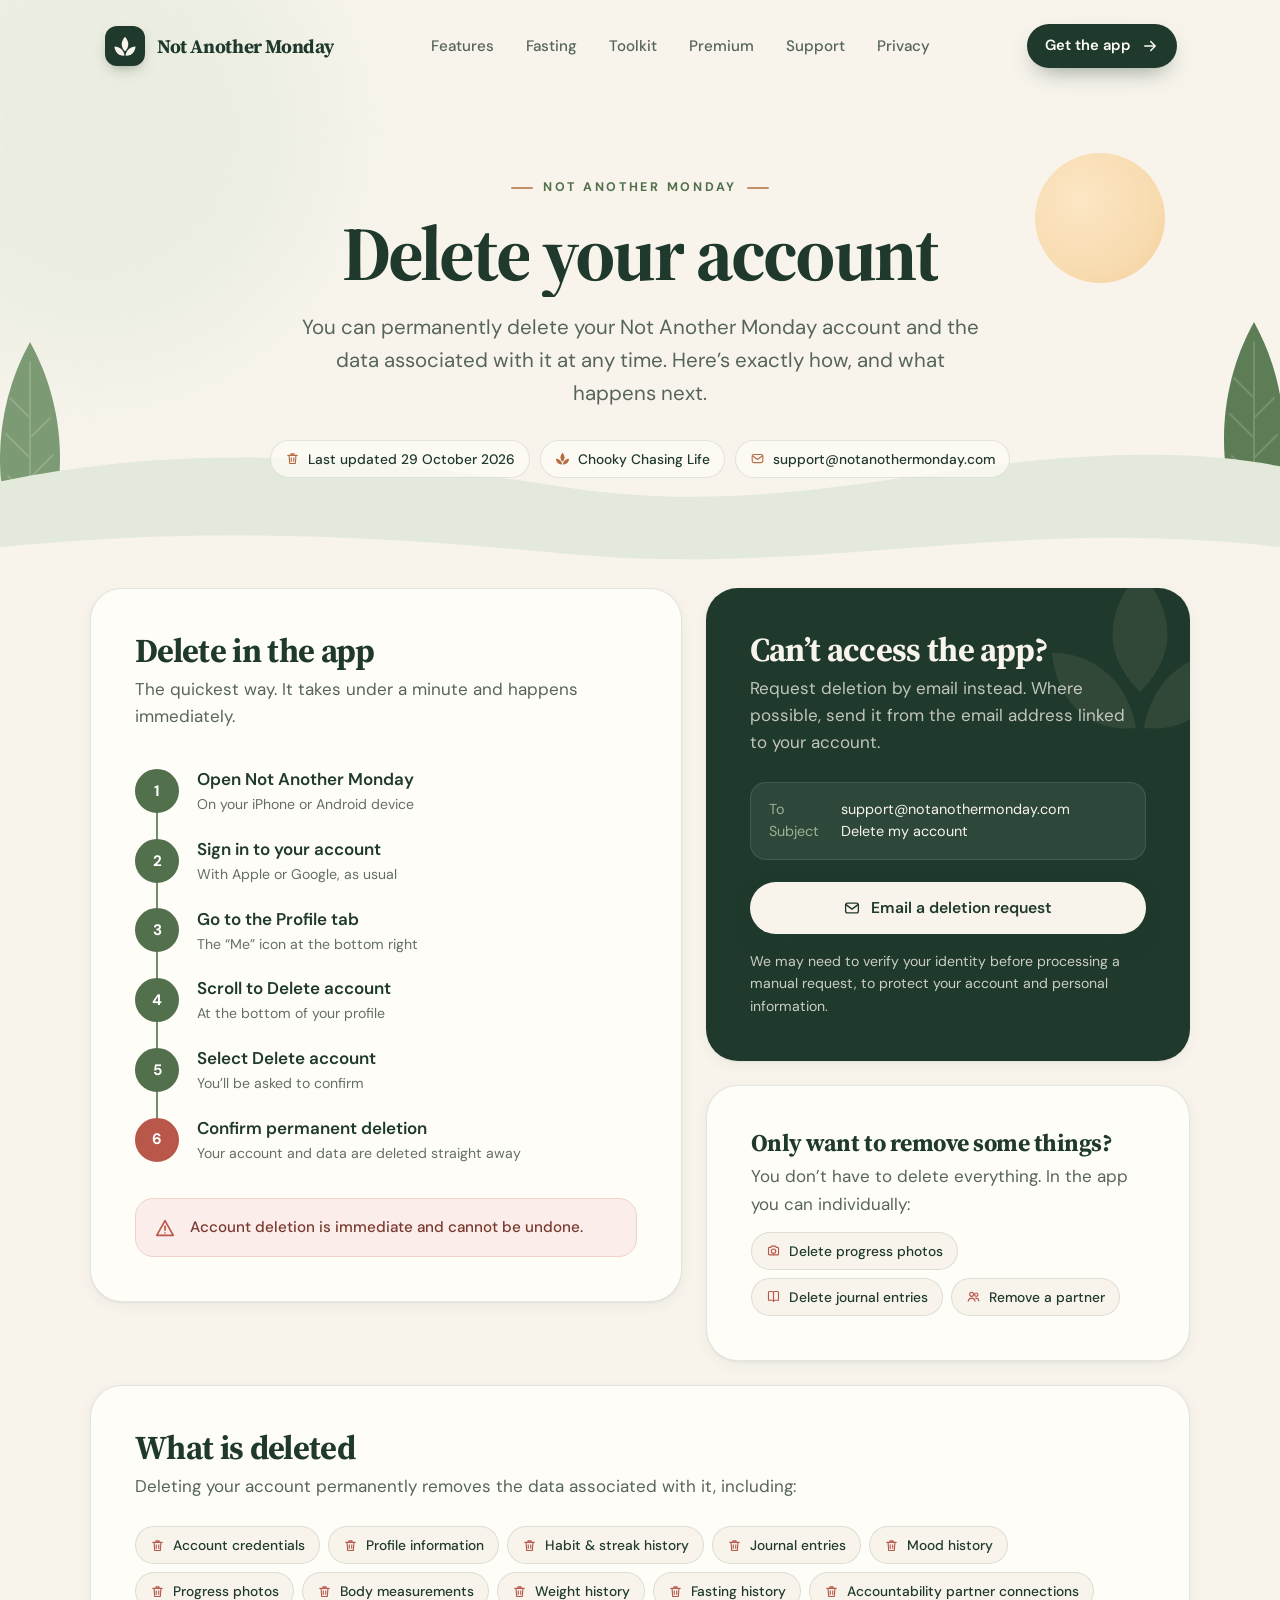
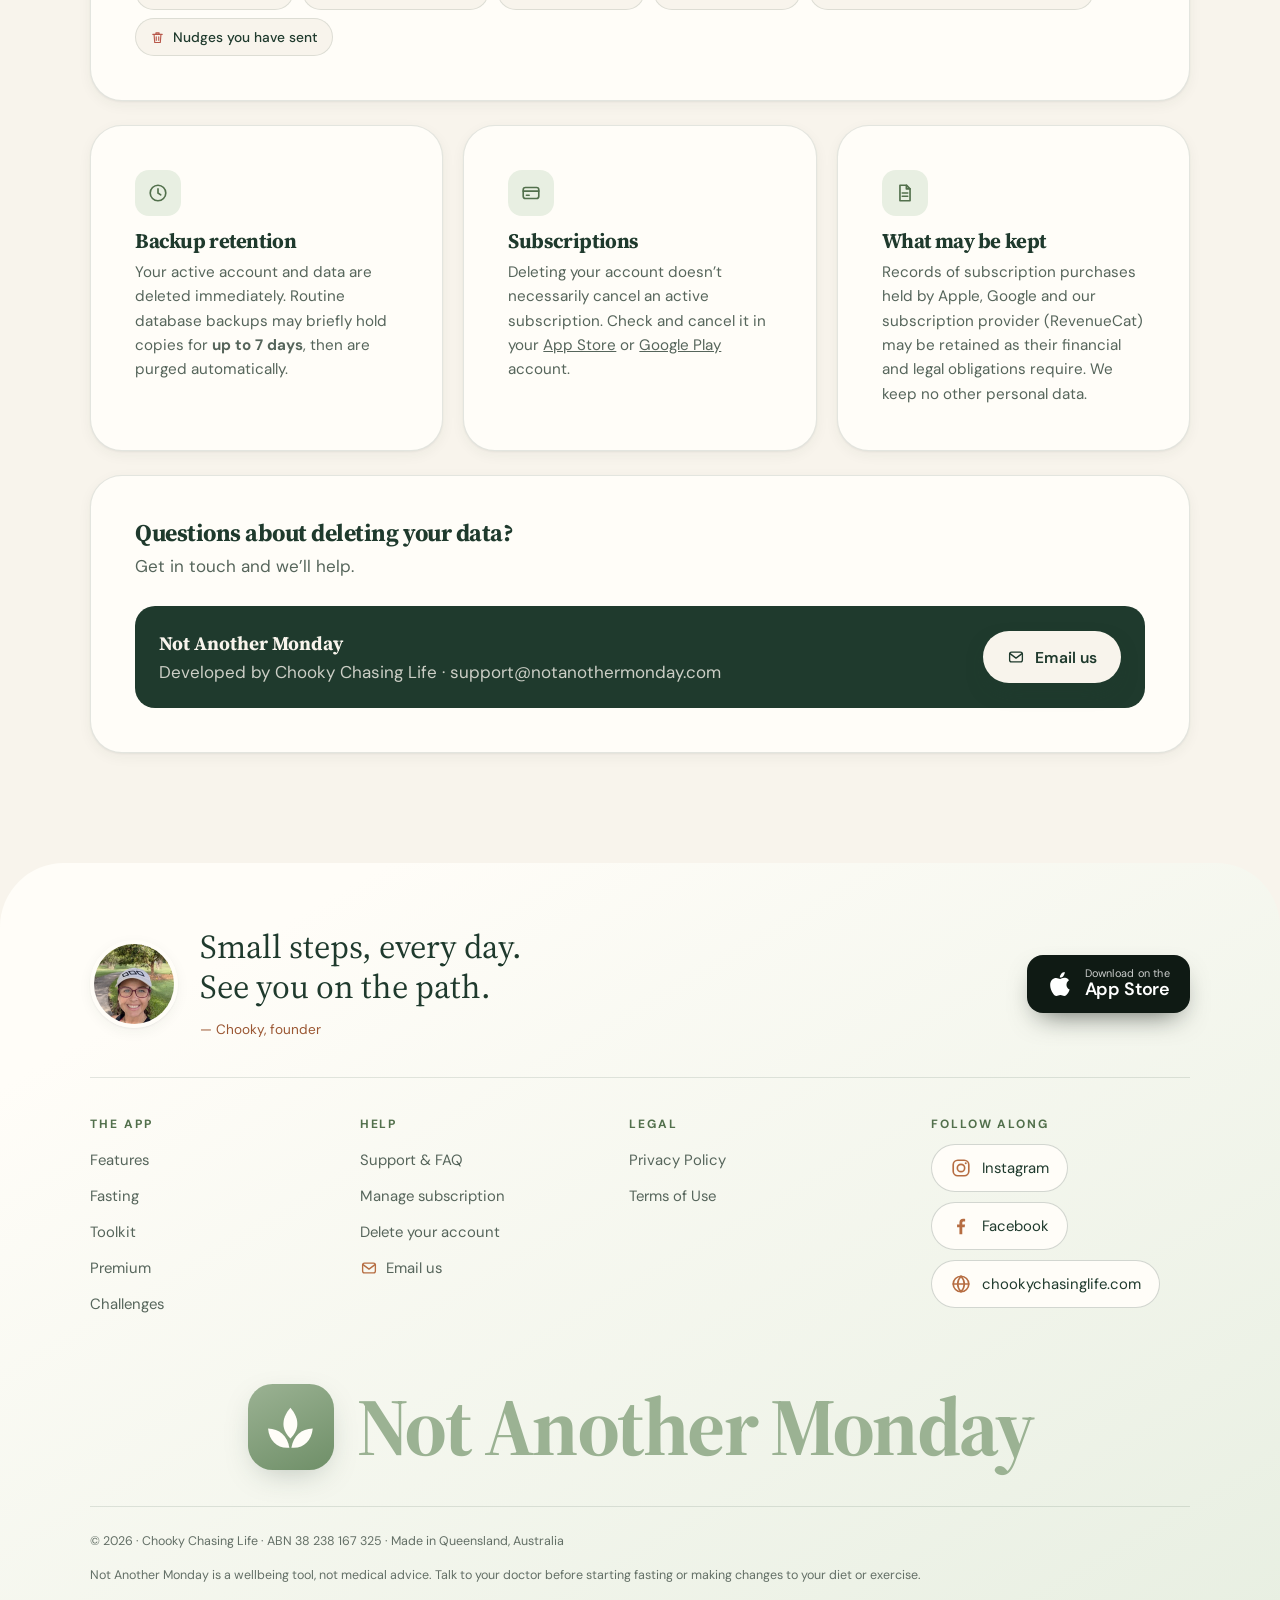
<file: delete-account/index.html>
<!doctype html>
<html lang="en-AU">
<head>
  <meta charset="utf-8">
  <meta name="viewport" content="width=device-width, initial-scale=1, viewport-fit=cover">
  <title>Delete Your Account — Not Another Monday</title>
  <meta name="description" content="Delete your Not Another Monday account in the app or by email. Learn which personal data is removed, what may be retained and how to cancel your subscription.">
  <meta name="theme-color" content="#f8f4ec">
  <meta property="og:type" content="website">
  <meta property="og:site_name" content="Not Another Monday">
  <meta property="og:title" content="Delete Your Account — Not Another Monday">
  <meta property="og:description" content="Delete your Not Another Monday account in the app or by email. Learn which personal data is removed, what may be retained and how to cancel your subscription.">
  <meta property="og:image" content="https://notanothermonday.com/assets/og.jpg">
  <meta property="og:image:width" content="1200">
  <meta property="og:image:height" content="630">
  <meta property="og:image:alt" content="Not Another Monday: Small steps. A brighter you. Free on the App Store">
  <meta name="twitter:card" content="summary_large_image">
  <meta property="og:url" content="https://notanothermonday.com/delete-account/">
  <link rel="canonical" href="https://notanothermonday.com/delete-account/">
  <meta name="twitter:title" content="Delete Your Account — Not Another Monday">
  <meta name="twitter:description" content="Delete your Not Another Monday account in the app or by email. Learn which personal data is removed, what may be retained and how to cancel your subscription.">
  <meta name="twitter:image" content="https://notanothermonday.com/assets/og.jpg">
  <meta name="apple-itunes-app" content="app-id=6809999070">
  <link rel="icon" href="../assets/favicon.ico" sizes="any">
  <link rel="icon" type="image/png" sizes="32x32" href="../assets/favicon-32.png">
  <link rel="icon" type="image/png" sizes="16x16" href="../assets/favicon-16.png">
  <link rel="apple-touch-icon" sizes="180x180" href="../assets/apple-touch-icon.png">
  <link rel="manifest" href="../site.webmanifest">
  <link rel="preconnect" href="https://fonts.googleapis.com">
  <link rel="preconnect" href="https://fonts.gstatic.com" crossorigin>
  <link href="https://fonts.googleapis.com/css2?family=DM+Sans:opsz,wght@9..40,400;9..40,500;9..40,600;9..40,700&family=Source+Serif+4:ital,opsz,wght@0,8..60,500;0,8..60,600;0,8..60,700;1,8..60,500&display=swap" rel="stylesheet">
  <link rel="stylesheet" href="../assets/css/style.css?v=2026111403">
  <script>document.documentElement.classList.add("js");setTimeout(function(){if(!window.__namReady){document.documentElement.classList.remove("js");}},2500);</script>
  <script src="../assets/js/main.js?v=2026102801" defer></script>
</head>
<body data-page="delete">
<a class="skip-link" href="#main">Skip to content</a>
<div class="progress" aria-hidden="true"></div>
<svg width="0" height="0" style="position:absolute" aria-hidden="true">
  <defs>
    <linearGradient id="ringGrad" x1="0" y1="0" x2="1" y2="1">
      <stop offset="0" stop-color="#9bb293"/>
      <stop offset="1" stop-color="#5d8156"/>
    </linearGradient>
  </defs>
  <symbol id="i-instagram" viewBox="0 0 24 24"><g fill="none" stroke="currentColor" stroke-width="1.8"><rect x="3.5" y="3.5" width="17" height="17" rx="5"/><circle cx="12" cy="12" r="4"/><circle cx="17.2" cy="6.8" r="1.1" fill="currentColor" stroke="none"/></g></symbol>
  <symbol id="i-facebook" viewBox="0 0 24 24"><path fill="currentColor" d="M13.4 21v-7.6h2.6l.4-3h-3V8.5c0-.9.3-1.5 1.5-1.5h1.6V4.3c-.3 0-1.2-.1-2.3-.1-2.3 0-3.9 1.4-3.9 4v2.2H7.7v3h2.6V21z"/></symbol>
  <symbol id="i-globe" viewBox="0 0 24 24"><g fill="none" stroke="currentColor" stroke-width="1.8" stroke-linecap="round"><circle cx="12" cy="12" r="8.5"/><path d="M3.5 12h17M12 3.5c2.4 2.5 3.6 5.3 3.6 8.5s-1.2 6-3.6 8.5c-2.4-2.5-3.6-5.3-3.6-8.5s1.2-6 3.6-8.5z"/></g></symbol>
  <symbol id="i-mark" viewBox="20 18 60 56" fill="currentColor">
    <path d="M50 22.9C56 30 58.2 36 58.2 42C58.2 49 54.5 54.5 50 59.2C45.5 54.5 41.8 49 41.8 42C41.8 36 44 30 50 22.9Z"/>
    <path d="M23.6 47.4C37 47.6 46.5 56.5 48.8 70C35 71.4 25 62.5 23.6 47.4Z"/>
    <path d="M76.4 47.4C63 47.6 53.5 56.5 51.2 70C65 71.4 75 62.5 76.4 47.4Z"/>
  </symbol>
  <symbol id="i-leaf" viewBox="0 0 100 240">
    <path d="M50 238C12 170 8 80 50 4C92 80 88 170 50 238Z" fill="currentColor"/>
    <path d="M50 234V24M50 80L30 60M50 120L26 96M50 160L28 138M50 100L70 80M50 140L73 117M50 180L70 162" stroke="#fff" stroke-opacity=".16" stroke-width="2" stroke-linecap="round" fill="none"/>
  </symbol>
  <symbol id="i-apple" viewBox="0 0 24 24" fill="currentColor"><path d="M16.365 1.43c0 1.14-.493 2.27-1.177 3.08-.744.9-1.99 1.57-2.987 1.57-.12 0-.23-.02-.3-.03-.01-.06-.04-.22-.04-.39 0-1.15.572-2.27 1.206-2.98.804-.94 2.142-1.64 3.248-1.68.03.13.05.28.05.43zm4.565 15.71c-.03.07-.463 1.58-1.518 3.12-.945 1.34-1.94 2.71-3.43 2.71-1.517 0-1.9-.88-3.63-.88-1.698 0-2.302.91-3.67.91-1.377 0-2.332-1.26-3.428-2.8-1.287-1.82-2.323-4.63-2.323-7.28 0-4.28 2.797-6.55 5.552-6.55 1.448 0 2.675.95 3.6.95.865 0 2.222-1.01 3.902-1.01.613 0 2.886.06 4.374 2.19-.13.09-2.383 1.37-2.383 4.19 0 3.26 2.854 4.42 2.955 4.45z"/></symbol>
  <symbol id="i-play" viewBox="0 0 24 24">
    <path d="M3.6 1.8L13.8 12 3.6 22.2c-.36-.2-.6-.58-.6-1.07V2.87c0-.49.24-.87.6-1.07z" fill="#32bbff"/>
    <path d="M17.2 8.6L13.8 12 3.6 1.8c.3-.17.68-.18 1.07.04L17.2 8.6z" fill="#00e676"/>
    <path d="M17.2 15.4L4.67 22.16c-.39.22-.77.21-1.07.04L13.8 12l3.4 3.4z" fill="#ff3a44"/>
    <path d="M20.6 10.5c.8.45.8 1.55 0 2l-3.4 2.9L13.8 12l3.4-3.4 3.4 1.9z" fill="#ffd500"/>
  </symbol>
  <g fill="none" stroke="currentColor" stroke-width="1.8" stroke-linecap="round" stroke-linejoin="round">
    <symbol id="i-check" viewBox="0 0 24 24"><path d="M5 12.5l4.5 4.5L19 7.5" fill="none" stroke="currentColor" stroke-width="2.6" stroke-linecap="round" stroke-linejoin="round"/></symbol>
    <symbol id="i-flame" viewBox="0 0 24 24"><path d="M12 3c.5 3-2 4.5-2 7a2 2 0 004 0c0-.8-.3-1.5-.6-2 2.3 1.2 4.1 3.6 4.1 6.3A5.5 5.5 0 0112 20a5.5 5.5 0 01-5.5-5.7C6.5 9.8 10 7.5 12 3z" fill="none" stroke="currentColor" stroke-width="1.8" stroke-linejoin="round"/></symbol>
    <symbol id="i-drop" viewBox="0 0 24 24"><path d="M12 3.5s6 6.3 6 10.5a6 6 0 01-12 0c0-4.2 6-10.5 6-10.5z" fill="none" stroke="currentColor" stroke-width="1.8" stroke-linejoin="round"/></symbol>
    <symbol id="i-walk" viewBox="0 0 24 24"><g fill="none" stroke="currentColor" stroke-width="1.8" stroke-linecap="round" stroke-linejoin="round"><circle cx="13.5" cy="4.5" r="1.8"/><path d="M9 21l2.5-6.5 2.5 2.5v4M7.5 12.5l2.5-4.5 3.5 1 2 3 2.5 1M12 14.5l1-5.5"/></g></symbol>
    <symbol id="i-book" viewBox="0 0 24 24"><path d="M4 5.5A1.5 1.5 0 015.5 4H10a2 2 0 012 2v14a2 2 0 00-2-2H4zM20 5.5A1.5 1.5 0 0018.5 4H14a2 2 0 00-2 2v14a2 2 0 012-2h6z" fill="none" stroke="currentColor" stroke-width="1.8" stroke-linejoin="round"/></symbol>
    <symbol id="i-code" viewBox="0 0 24 24"><path d="M8.5 8L4.5 12l4 4M15.5 8l4 4-4 4" fill="none" stroke="currentColor" stroke-width="1.8" stroke-linecap="round" stroke-linejoin="round"/></symbol>
    <symbol id="i-heart" viewBox="0 0 24 24"><path d="M12 20s-7.5-4.6-7.5-10.2A4.3 4.3 0 0112 7a4.3 4.3 0 017.5 2.8C19.5 15.4 12 20 12 20z" fill="none" stroke="currentColor" stroke-width="1.8" stroke-linejoin="round"/></symbol>
    <symbol id="i-shield" viewBox="0 0 24 24"><g fill="none" stroke="currentColor" stroke-width="1.8" stroke-linecap="round" stroke-linejoin="round"><path d="M12 3l7.5 3v5.5c0 4.7-3.2 8.2-7.5 9.5-4.3-1.3-7.5-4.8-7.5-9.5V6z"/><path d="M9 12l2 2 4-4"/></g></symbol>
    <symbol id="i-lock" viewBox="0 0 24 24"><g fill="none" stroke="currentColor" stroke-width="1.8" stroke-linecap="round"><rect x="5" y="10.5" width="14" height="10" rx="2.5"/><path d="M8.5 10.5V8a3.5 3.5 0 017 0v2.5"/></g></symbol>
    <symbol id="i-camera" viewBox="0 0 24 24"><g fill="none" stroke="currentColor" stroke-width="1.8" stroke-linejoin="round"><path d="M4 8.5A1.5 1.5 0 015.5 7h2l1.5-2h6l1.5 2h2A1.5 1.5 0 0120 8.5v9a1.5 1.5 0 01-1.5 1.5h-13A1.5 1.5 0 014 17.5z"/><circle cx="12" cy="13" r="3.5"/></g></symbol>
    <symbol id="i-trash" viewBox="0 0 24 24"><path d="M4.5 7h15M9.5 7V4.5h5V7M6.5 7l1 13h9l1-13M10 11v5.5M14 11v5.5" fill="none" stroke="currentColor" stroke-width="1.8" stroke-linecap="round" stroke-linejoin="round"/></symbol>
    <symbol id="i-mail" viewBox="0 0 24 24"><g fill="none" stroke="currentColor" stroke-width="1.8" stroke-linecap="round" stroke-linejoin="round"><rect x="3.5" y="5.5" width="17" height="13" rx="2.5"/><path d="M4 7.5l8 6 8-6"/></g></symbol>
    <symbol id="i-arrow-right" viewBox="0 0 24 24"><path d="M5 12h14M13 6l6 6-6 6" fill="none" stroke="currentColor" stroke-width="1.9" stroke-linecap="round" stroke-linejoin="round"/></symbol>
    <symbol id="i-arrow-left" viewBox="0 0 24 24"><path d="M19 12H5M11 6l-6 6 6 6" fill="none" stroke="currentColor" stroke-width="1.9" stroke-linecap="round" stroke-linejoin="round"/></symbol>
    <symbol id="i-chevron" viewBox="0 0 24 24"><path d="M9 6l6 6-6 6" fill="none" stroke="currentColor" stroke-width="2" stroke-linecap="round" stroke-linejoin="round"/></symbol>
    <symbol id="i-sparkles" viewBox="0 0 24 24"><path d="M11 3l1.8 4.7L17.5 9.5l-4.7 1.8L11 16l-1.8-4.7L4.5 9.5l4.7-1.8zM18.5 14l.9 2.1 2.1.9-2.1.9-.9 2.1-.9-2.1-2.1-.9 2.1-.9z" fill="none" stroke="currentColor" stroke-width="1.7" stroke-linejoin="round"/></symbol>
    <symbol id="i-trophy" viewBox="0 0 24 24"><path d="M8 4h8v5a4 4 0 01-8 0zM8 6H5a3 3 0 003 4M16 6h3a3 3 0 01-3 4M12 13v4M8.5 20h7M10 17h4" fill="none" stroke="currentColor" stroke-width="1.8" stroke-linecap="round" stroke-linejoin="round"/></symbol>
    <symbol id="i-users" viewBox="0 0 24 24"><g fill="none" stroke="currentColor" stroke-width="1.8" stroke-linecap="round"><circle cx="9" cy="8.5" r="3.2"/><path d="M3.5 19.5c.6-3.2 2.8-5 5.5-5s4.9 1.8 5.5 5"/><circle cx="16.5" cy="9" r="2.6"/><path d="M15.5 14.6c2.6-.2 4.5 1.4 5 4.4"/></g></symbol>
    <symbol id="i-calendar" viewBox="0 0 24 24"><g fill="none" stroke="currentColor" stroke-width="1.8" stroke-linecap="round" stroke-linejoin="round"><rect x="4" y="5.5" width="16" height="15" rx="2.5"/><path d="M4 10h16M8.5 3.5v4M15.5 3.5v4M9 15l2 2 4-4"/></g></symbol>
    <symbol id="i-snow" viewBox="0 0 24 24"><path d="M12 3v18M4.2 7.5l15.6 9M4.2 16.5l15.6-9M9.5 4.5L12 7l2.5-2.5M9.5 19.5L12 17l2.5 2.5" fill="none" stroke="currentColor" stroke-width="1.8" stroke-linecap="round" stroke-linejoin="round"/></symbol>
    <symbol id="i-timer" viewBox="0 0 24 24"><g fill="none" stroke="currentColor" stroke-width="1.8" stroke-linecap="round"><circle cx="12" cy="13.5" r="7"/><path d="M12 10v3.5l2.5 1.5M9.5 3.5h5"/></g></symbol>
    <symbol id="i-search" viewBox="0 0 24 24"><g fill="none" stroke="currentColor" stroke-width="2" stroke-linecap="round"><circle cx="11" cy="11" r="6.5"/><path d="M20 20l-4.2-4.2"/></g></symbol>
    <symbol id="i-ban" viewBox="0 0 24 24"><g fill="none" stroke="currentColor" stroke-width="1.8" stroke-linecap="round"><circle cx="12" cy="12" r="8.5"/><path d="M6 6l12 12"/></g></symbol>
    <symbol id="i-eyeoff" viewBox="0 0 24 24"><g fill="none" stroke="currentColor" stroke-width="1.8" stroke-linecap="round" stroke-linejoin="round"><path d="M3.5 12S6.5 6 12 6s8.5 6 8.5 6-3 6-8.5 6S3.5 12 3.5 12z"/><circle cx="12" cy="12" r="2.5"/><path d="M4 4l16 16"/></g></symbol>
    <symbol id="i-help" viewBox="0 0 24 24"><g fill="none" stroke="currentColor" stroke-width="1.8" stroke-linecap="round"><circle cx="12" cy="12" r="8.5"/><path d="M9.6 9.5a2.5 2.5 0 014.8.9c0 1.6-2.4 2.1-2.4 3.6M12 17h.01"/></g></symbol>
    <symbol id="i-refresh" viewBox="0 0 24 24"><path d="M19.5 12a7.5 7.5 0 01-13.2 4.9M4.5 12a7.5 7.5 0 0113.2-4.9M18 3.5v4h-4M6 20.5v-4h4" fill="none" stroke="currentColor" stroke-width="1.8" stroke-linecap="round" stroke-linejoin="round"/></symbol>
    <symbol id="i-bell" viewBox="0 0 24 24"><path d="M6 16.5V11a6 6 0 0112 0v5.5l1.5 2h-15zM10 20.5a2 2 0 004 0" fill="none" stroke="currentColor" stroke-width="1.8" stroke-linecap="round" stroke-linejoin="round"/></symbol>
    <symbol id="i-alert" viewBox="0 0 24 24"><g fill="none" stroke="currentColor" stroke-width="1.8" stroke-linecap="round" stroke-linejoin="round"><path d="M12 4l9 16H3z"/><path d="M12 10v4.5M12 17.5h.01"/></g></symbol>
    <symbol id="i-scale" viewBox="0 0 24 24"><g fill="none" stroke="currentColor" stroke-width="1.8" stroke-linecap="round" stroke-linejoin="round"><rect x="4" y="4" width="16" height="16" rx="4"/><path d="M8.5 10a5 5 0 017 0L13 12.5"/></g></symbol>
    <symbol id="i-card" viewBox="0 0 24 24"><g fill="none" stroke="currentColor" stroke-width="1.8" stroke-linecap="round"><rect x="3.5" y="6" width="17" height="12" rx="2.5"/><path d="M3.5 10h17M7 14.5h3"/></g></symbol>
    <symbol id="i-user" viewBox="0 0 24 24"><g fill="none" stroke="currentColor" stroke-width="1.8" stroke-linecap="round"><circle cx="12" cy="8.5" r="3.5"/><path d="M5 20c.8-3.6 3.6-5.5 7-5.5s6.2 1.9 7 5.5"/></g></symbol>
    <symbol id="i-copy" viewBox="0 0 24 24"><g fill="none" stroke="currentColor" stroke-width="1.8" stroke-linejoin="round"><rect x="8" y="8" width="12" height="12" rx="2.5"/><path d="M16 8V5.5A1.5 1.5 0 0014.5 4h-9A1.5 1.5 0 004 5.5v9A1.5 1.5 0 005.5 16H8"/></g></symbol>
    <symbol id="i-device" viewBox="0 0 24 24"><g fill="none" stroke="currentColor" stroke-width="1.8" stroke-linecap="round"><rect x="7" y="3" width="10" height="18" rx="2.5"/><path d="M11 18h2"/></g></symbol>
    <symbol id="i-doc" viewBox="0 0 24 24"><g fill="none" stroke="currentColor" stroke-width="1.8" stroke-linecap="round" stroke-linejoin="round"><path d="M6.5 3.5h7l4 4v13h-11z"/><path d="M13.5 3.5v4h4M9 12h6M9 15.5h6"/></g></symbol>
    <symbol id="i-clock" viewBox="0 0 24 24"><g fill="none" stroke="currentColor" stroke-width="1.8" stroke-linecap="round"><circle cx="12" cy="12" r="8.5"/><path d="M12 7.5V12l3 2"/></g></symbol>
  </g>
</svg>

<header class="nav" role="banner">
  <div class="wrap">
    <div class="nav-inner">
      <a class="brand" href="../" aria-label="Not Another Monday — home">
        <span class="brand-mark"><svg><use href="#i-mark"/></svg></span>
        <span class="brand-name">Not Another Monday</span>
      </a>
      <nav aria-label="Main">
        <ul class="nav-links" id="nav-links">
          <li><a href="../#features">Features</a></li>
          <li><a href="../#lock-screen">Fasting</a></li>
          <li><a href="../#toolkit">Toolkit</a></li>
          <li><a href="../#premium">Premium</a></li>
          <li><a href="../support/" data-nav="support">Support</a></li>
          <li><a href="../privacy/" data-nav="privacy">Privacy</a></li>
          <li class="mobile-only"><a href="../terms/" data-nav="terms">Terms of Use</a></li>
          <li class="mobile-only"><a href="../delete-account/" data-nav="delete" aria-current="page">Delete account</a></li>
        </ul>
      </nav>
      <a class="btn nav-cta" href="../#download">Get the app <svg><use href="#i-arrow-right"/></svg></a>
      <button class="nav-toggle" aria-label="Menu" aria-expanded="false" aria-controls="nav-links"><span></span><span></span><span></span></button>
    </div>
  </div>
</header>

<main id="main">
<section class="page-hero">
  <div class="scenery" aria-hidden="true">
    <div class="blob" style="width:460px;height:460px;left:-140px;top:-100px;background:#dfe8d6"></div>
    <div class="sun" data-parallax="0.12"></div>
    <div class="leaf" style="width:100px;height:240px;left:-20px;bottom:10px;color:#7c9a73;--r:-22deg"><svg><use href="#i-leaf"/></svg></div>
    <div class="leaf" style="width:100px;height:240px;right:-24px;bottom:30px;color:#5d7d56;--r:20deg;--sway:-5deg;animation-delay:-2s"><svg><use href="#i-leaf"/></svg></div>
    <svg class="hills" viewBox="0 0 1440 300" preserveAspectRatio="none" style="height:40%">
      <path d="M0 170C220 110 420 130 640 170C860 210 1020 140 1220 130C1340 124 1400 140 1440 150V300H0Z" fill="#e3eadb"/>
      <path d="M0 250C240 220 420 230 640 255C860 280 1060 230 1260 235C1350 237 1400 245 1440 250V300H0Z" fill="#f8f4ec"/>
    </svg>
  </div>
  <div class="wrap">
    <span class="eyebrow center" data-reveal>Not Another Monday</span>
    <h1 class="display" data-split>Delete your account</h1>
    <p class="lead" data-reveal style="--d:300ms">You can permanently delete your Not Another Monday account and the data associated with it at any time. Here’s exactly how, and what happens next.</p>
    <div class="meta" data-reveal style="--d:450ms">
      <span class="chip soft"><svg><use href="#i-trash"/></svg> Last updated 29 October 2026</span>
      <span class="chip soft"><svg><use href="#i-mark"/></svg> Chooky Chasing Life</span>
      <span class="chip soft"><svg><use href="#i-mail"/></svg> support@notanothermonday.com</span>
    </div>
  </div>
</section>

<div class="wrap" style="padding-bottom:110px">
  <div class="del-grid">
    <div class="panel" data-reveal="left">
      <h2>Delete in the app</h2>
      <p class="sub">The quickest way. It takes under a minute and happens immediately.</p>
      <ol class="timeline">
        <li style="--i:0"><span class="dot">1</span><div><div class="step-t">Open Not Another Monday</div><div class="step-s">On your iPhone or Android device</div></div></li>
        <li style="--i:1"><span class="dot">2</span><div><div class="step-t">Sign in to your account</div><div class="step-s">With Apple or Google, as usual</div></div></li>
        <li style="--i:2"><span class="dot">3</span><div><div class="step-t">Go to the Profile tab</div><div class="step-s">The “Me” icon at the bottom right</div></div></li>
        <li style="--i:3"><span class="dot">4</span><div><div class="step-t">Scroll to Delete account</div><div class="step-s">At the bottom of your profile</div></div></li>
        <li style="--i:4"><span class="dot">5</span><div><div class="step-t">Select Delete account</div><div class="step-s">You’ll be asked to confirm</div></div></li>
        <li style="--i:5"><span class="dot">6</span><div><div class="step-t">Confirm permanent deletion</div><div class="step-s">Your account and data are deleted straight away</div></div></li>
      </ol>
      <div class="warn-banner"><svg><use href="#i-alert"/></svg>Account deletion is immediate and cannot be undone.</div>
    </div>

    <div class="side-stack">
      <div class="panel dark" data-reveal="right">
        <svg class="leafy" aria-hidden="true"><use href="#i-mark"/></svg>
        <h2>Can’t access the app?</h2>
        <p class="sub">Request deletion by email instead. Where possible, send it from the email address linked to your account.</p>
        <div class="email-template">
          <div><span class="k">To</span><span class="v">support@notanothermonday.com</span></div>
          <div><span class="k">Subject</span><span class="v">Delete my account</span></div>
        </div>
        <a class="btn" href="mailto:support@notanothermonday.com?subject=Delete%20my%20account&amp;body=Please%20delete%20my%20Not%20Another%20Monday%20account%20and%20all%20associated%20data.%0A%0AAccount%20email%3A%20"><svg><use href="#i-mail"/></svg> Email a deletion request</a>
        <p style="margin:16px 0 0;font-size:.88rem">We may need to verify your identity before processing a manual request, to protect your account and personal information.</p>
      </div>

      <div class="panel" data-reveal="right" style="--d:120ms">
        <h2 style="font-size:1.5rem">Only want to remove some things?</h2>
        <p class="sub" style="margin-bottom:14px">You don’t have to delete everything. In the app you can individually:</p>
        <div class="deleted-grid">
          <span class="chip"><svg><use href="#i-camera"/></svg> Delete progress photos</span>
          <span class="chip"><svg><use href="#i-book"/></svg> Delete journal entries</span>
          <span class="chip"><svg><use href="#i-users"/></svg> Remove a partner</span>
        </div>
      </div>
    </div>
  </div>

  <div class="panel" data-reveal style="margin-top:24px">
    <h2>What is deleted</h2>
    <p class="sub">Deleting your account permanently removes the data associated with it, including:</p>
    <div class="deleted-grid">
      <span class="chip"><svg><use href="#i-trash"/></svg> Account credentials</span>
      <span class="chip"><svg><use href="#i-trash"/></svg> Profile information</span>
      <span class="chip"><svg><use href="#i-trash"/></svg> Habit &amp; streak history</span>
      <span class="chip"><svg><use href="#i-trash"/></svg> Journal entries</span>
      <span class="chip"><svg><use href="#i-trash"/></svg> Mood history</span>
      <span class="chip"><svg><use href="#i-trash"/></svg> Progress photos</span>
      <span class="chip"><svg><use href="#i-trash"/></svg> Body measurements</span>
      <span class="chip"><svg><use href="#i-trash"/></svg> Weight history</span>
      <span class="chip"><svg><use href="#i-trash"/></svg> Fasting history</span>
      <span class="chip"><svg><use href="#i-trash"/></svg> Accountability partner connections</span>
      <span class="chip"><svg><use href="#i-trash"/></svg> Nudges you have sent</span>
    </div>
  </div>

  <div class="info-grid">
    <div class="panel" data-reveal style="--d:0ms">
      <span class="ib"><svg><use href="#i-clock"/></svg></span>
      <h3>Backup retention</h3>
      <p>Your active account and data are deleted immediately. Routine database backups may briefly hold copies for <strong>up to 7 days</strong>, then are purged automatically.</p>
    </div>
    <div class="panel" data-reveal style="--d:100ms">
      <span class="ib"><svg><use href="#i-card"/></svg></span>
      <h3>Subscriptions</h3>
      <p>Deleting your account doesn’t necessarily cancel an active subscription. Check and cancel it in your <a href="https://apps.apple.com/account/subscriptions" target="_blank" rel="noopener">App Store</a> or <a href="https://play.google.com/store/account/subscriptions" target="_blank" rel="noopener">Google Play</a> account.</p>
    </div>
    <div class="panel" data-reveal style="--d:200ms">
      <span class="ib"><svg><use href="#i-doc"/></svg></span>
      <h3>What may be kept</h3>
      <p>Records of subscription purchases held by Apple, Google and our subscription provider (RevenueCat) may be retained as their financial and legal obligations require. We keep no other personal data.</p>
    </div>
  </div>

  <div class="panel" data-reveal style="margin-top:24px">
    <h2 style="font-size:1.5rem">Questions about deleting your data?</h2>
    <p class="sub">Get in touch and we’ll help.</p>
    <div class="contact-card">
        <div><b>Not Another Monday</b>Developed by Chooky Chasing Life · support@notanothermonday.com</div>
        <a class="btn" href="mailto:support@notanothermonday.com"><svg><use href="#i-mail"/></svg> Email us</a>
      </div>
  </div>
</div>

</main>

<footer class="footer">
  <div class="wrap">
    <div class="footer-welcome">
      <div class="footer-signoff">
        <img src="../assets/chooky.webp" width="640" height="800" loading="lazy" decoding="async" alt="Chooky, founder of Not Another Monday">
        <div>
          <p class="footer-note">Small steps, every day.<br>See you on the path.</p>
          <p class="footer-founder">— Chooky, founder</p>
        </div>
      </div>
      <a class="store" href="https://apps.apple.com/app/id6809999070" target="_blank" rel="noopener" data-store="auto" aria-label="Download on the App Store">
        <svg aria-hidden="true"><use href="#i-apple"/></svg>
        <span><small>Download on the</small><strong>App Store</strong></span>
      </a>
    </div>
    <div class="footer-main">
      <nav class="footer-links" aria-label="Footer">
        <div class="footer-column">
          <h2>The app</h2>
          <ul>
            <li><a href="../#features">Features</a></li>
            <li><a href="../#lock-screen">Fasting</a></li>
            <li><a href="../#toolkit">Toolkit</a></li>
            <li><a href="../#premium">Premium</a></li>
            <li><a href="../#rewards">Challenges</a></li>
          </ul>
        </div>
        <div class="footer-column">
          <h2>Help</h2>
          <ul>
            <li><a href="../support/">Support &amp; FAQ</a></li>
            <li><a href="../support/#q-cancel">Manage subscription</a></li>
            <li><a href="../delete-account/">Delete your account</a></li>
            <li><a href="mailto:support@notanothermonday.com"><svg aria-hidden="true"><use href="#i-mail"/></svg>Email us</a></li>
          </ul>
        </div>
        <div class="footer-column">
          <h2>Legal</h2>
          <ul>
            <li><a href="../privacy/">Privacy Policy</a></li>
            <li><a href="../terms/">Terms of Use</a></li>
          </ul>
        </div>
      </nav>
      <div class="footer-follow">
        <h2 class="footer-heading" id="footer-follow-title">Follow along</h2>
        <div class="footer-social" role="group" aria-labelledby="footer-follow-title">
          <a href="https://www.instagram.com/chookychasinglife/" target="_blank" rel="noopener me" aria-label="Instagram: @chookychasinglife"><svg aria-hidden="true"><use href="#i-instagram"/></svg><span>Instagram</span></a>
          <a href="https://www.facebook.com/chookychasinglife" target="_blank" rel="noopener me" aria-label="Facebook: Chooky Chasing Life"><svg aria-hidden="true"><use href="#i-facebook"/></svg><span>Facebook</span></a>
          <a href="https://www.chookychasinglife.com/" target="_blank" rel="noopener me" aria-label="Chooky Chasing Life website"><svg aria-hidden="true"><use href="#i-globe"/></svg><span>chookychasinglife.com</span></a>
        </div>
      </div>
    </div>
    <div class="footer-wordmark" aria-hidden="true"><span class="footer-wordmark-mark"><svg><use href="#i-mark"/></svg></span><span>Not Another Monday</span></div>
    <div class="footer-bottom">
      <p>© <span data-year>2026</span> · Chooky Chasing Life · ABN 38 238 167 325 · Made in Queensland, Australia</p>
      <p>Not Another Monday is a wellbeing tool, not medical advice. Talk to your doctor before starting fasting or making changes to your diet or exercise.</p>
    </div>
  </div>
</footer>
</body>
</html>
</file>
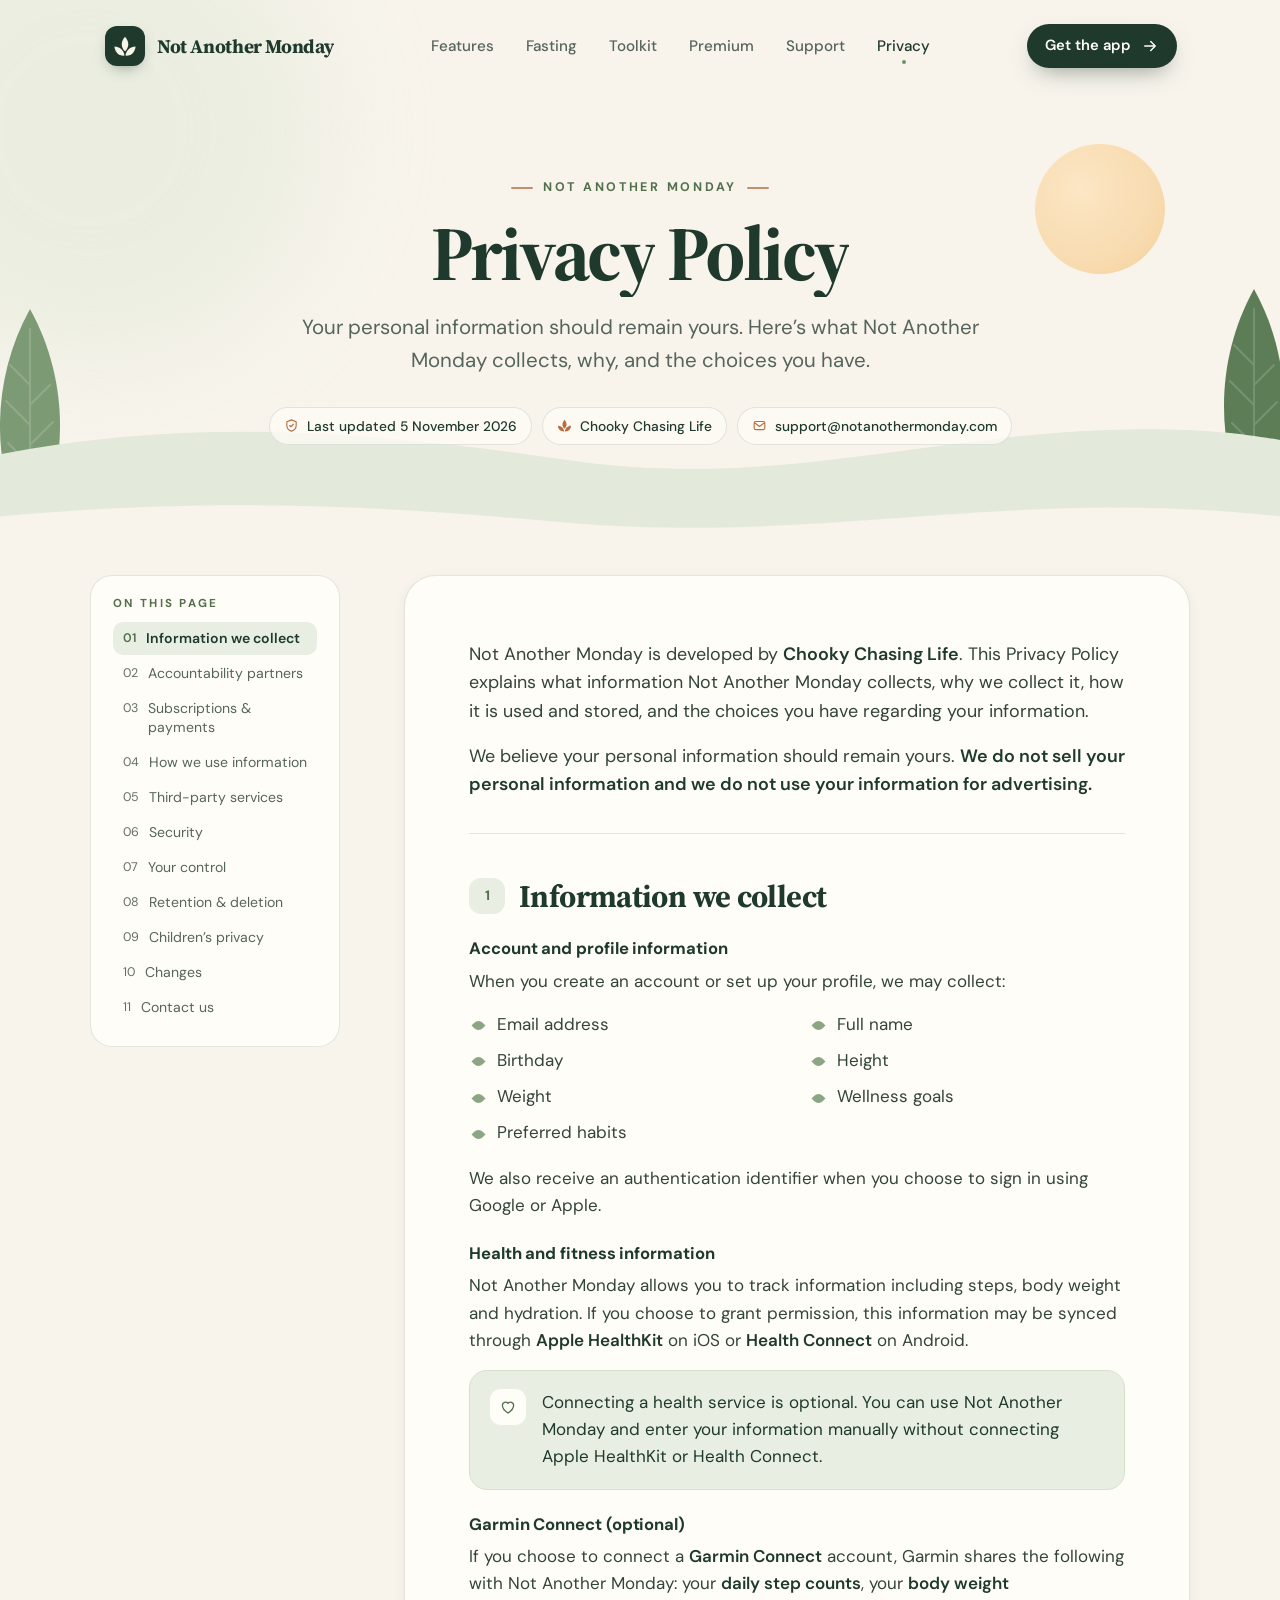
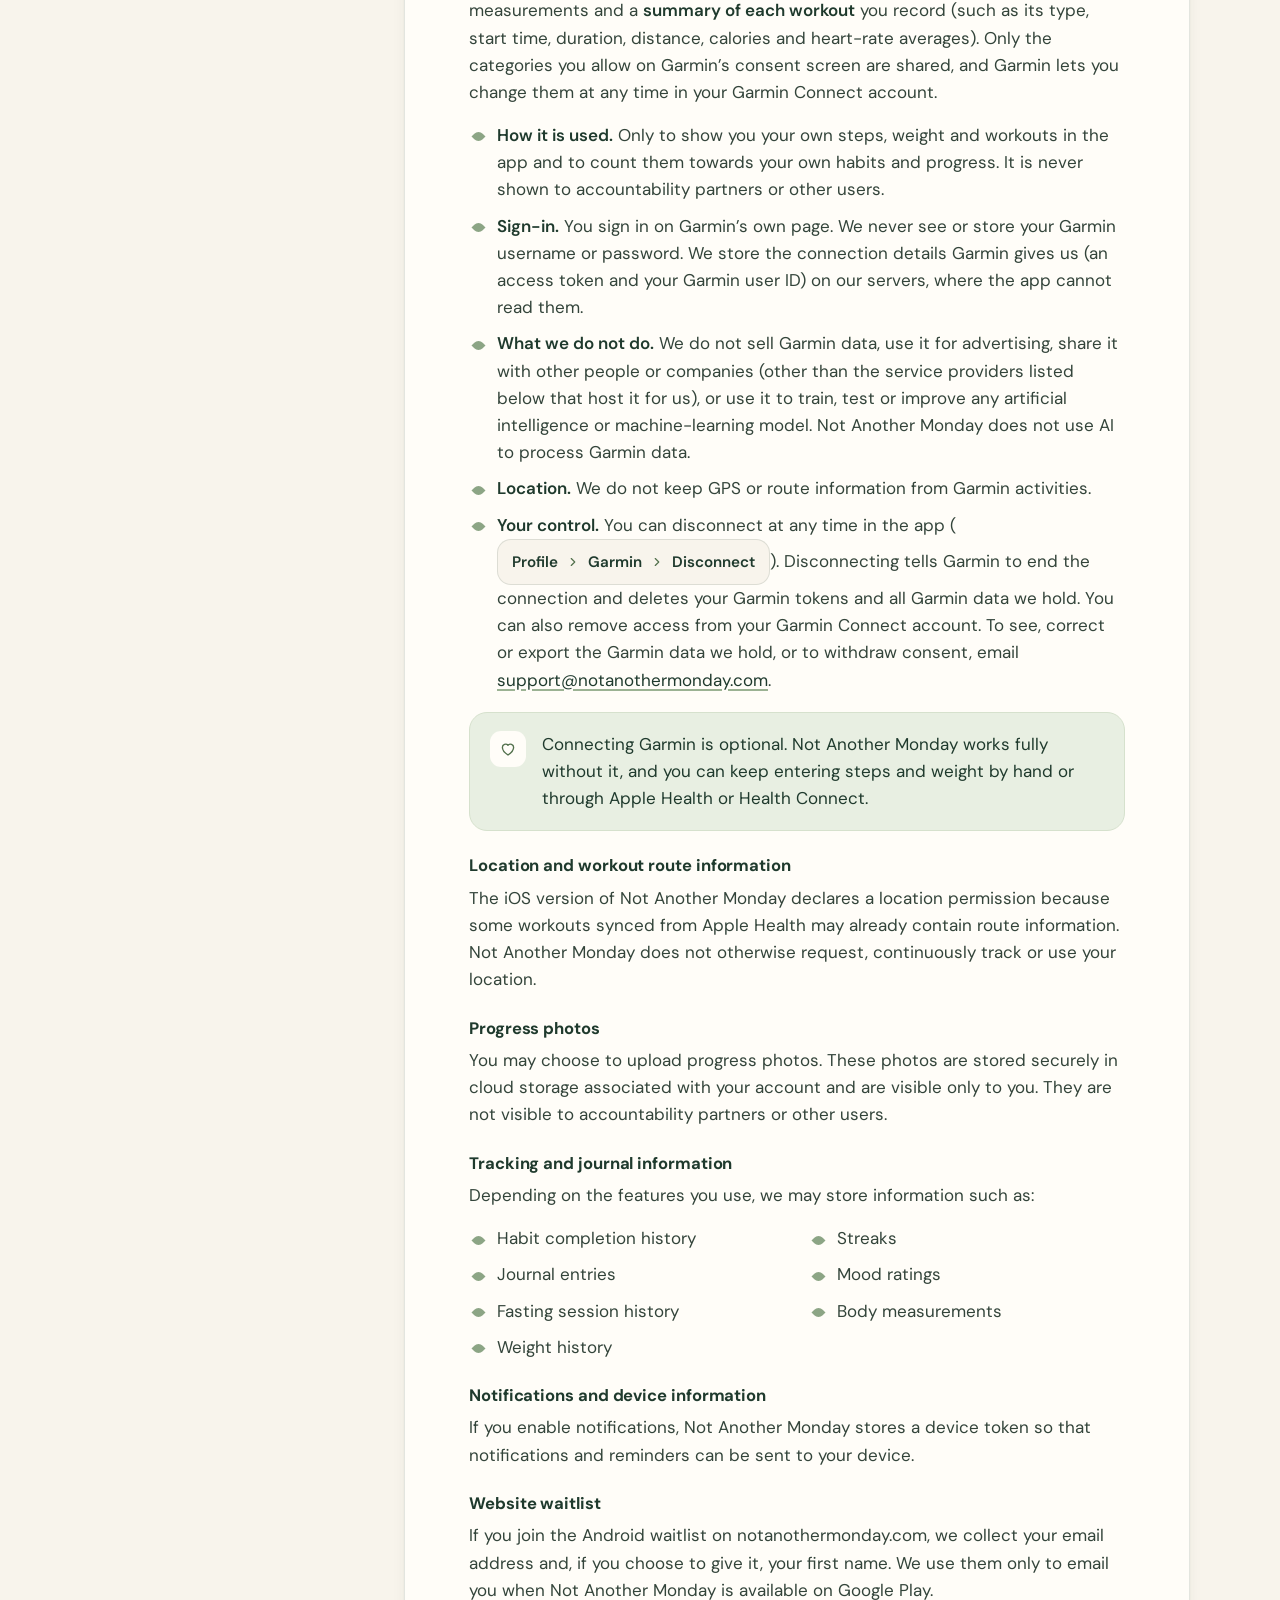
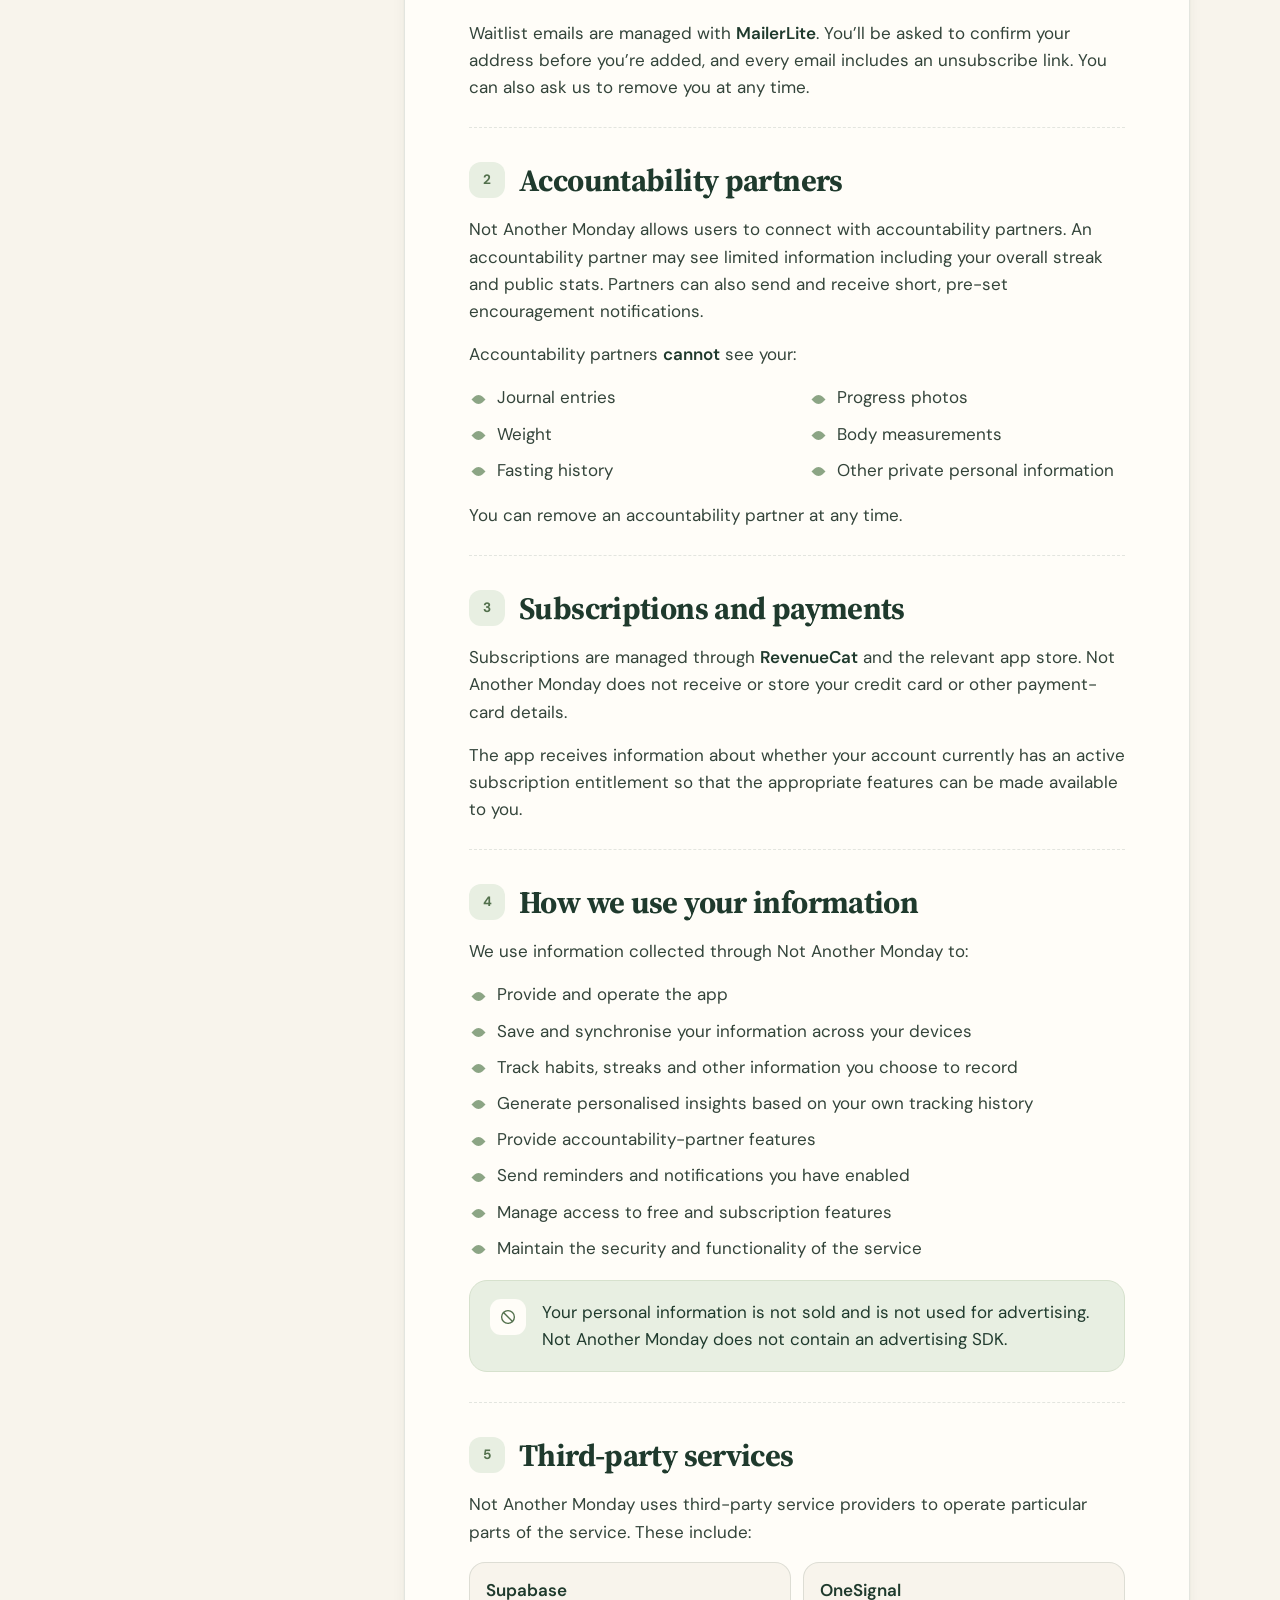
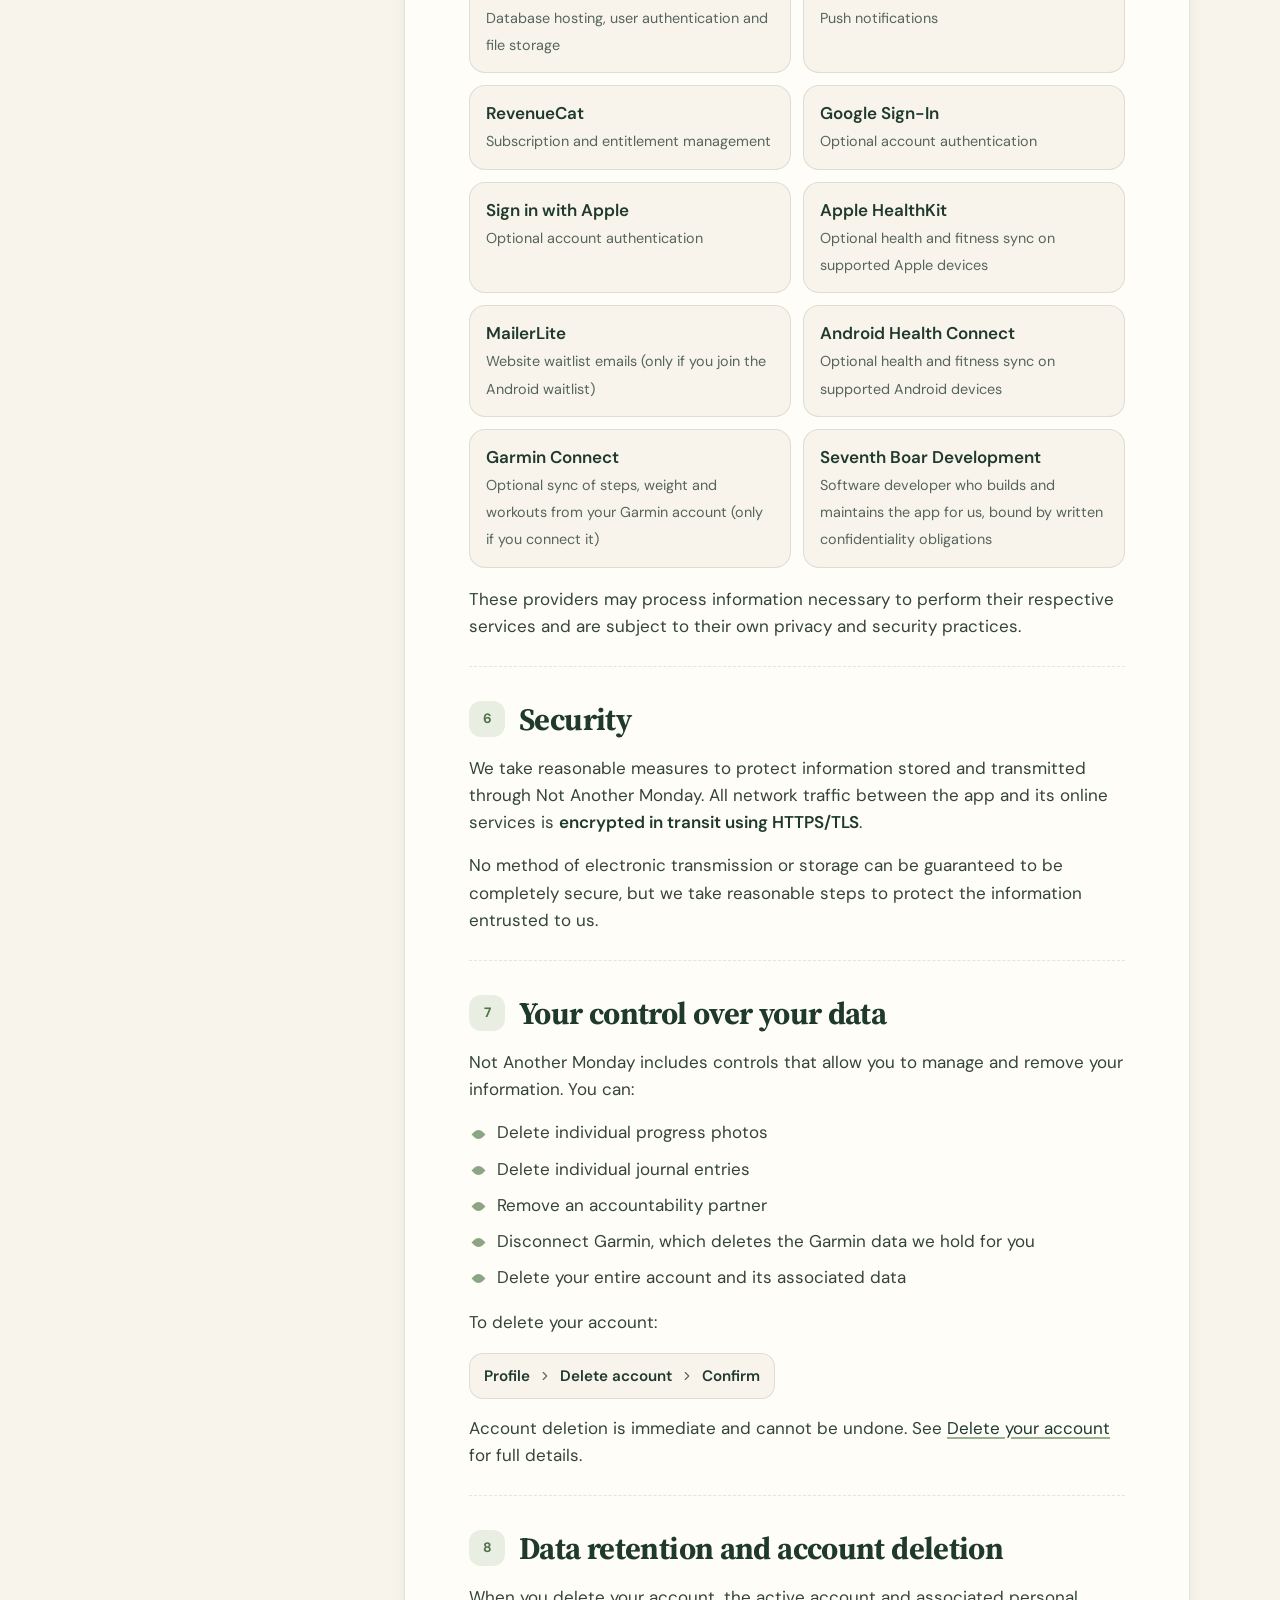
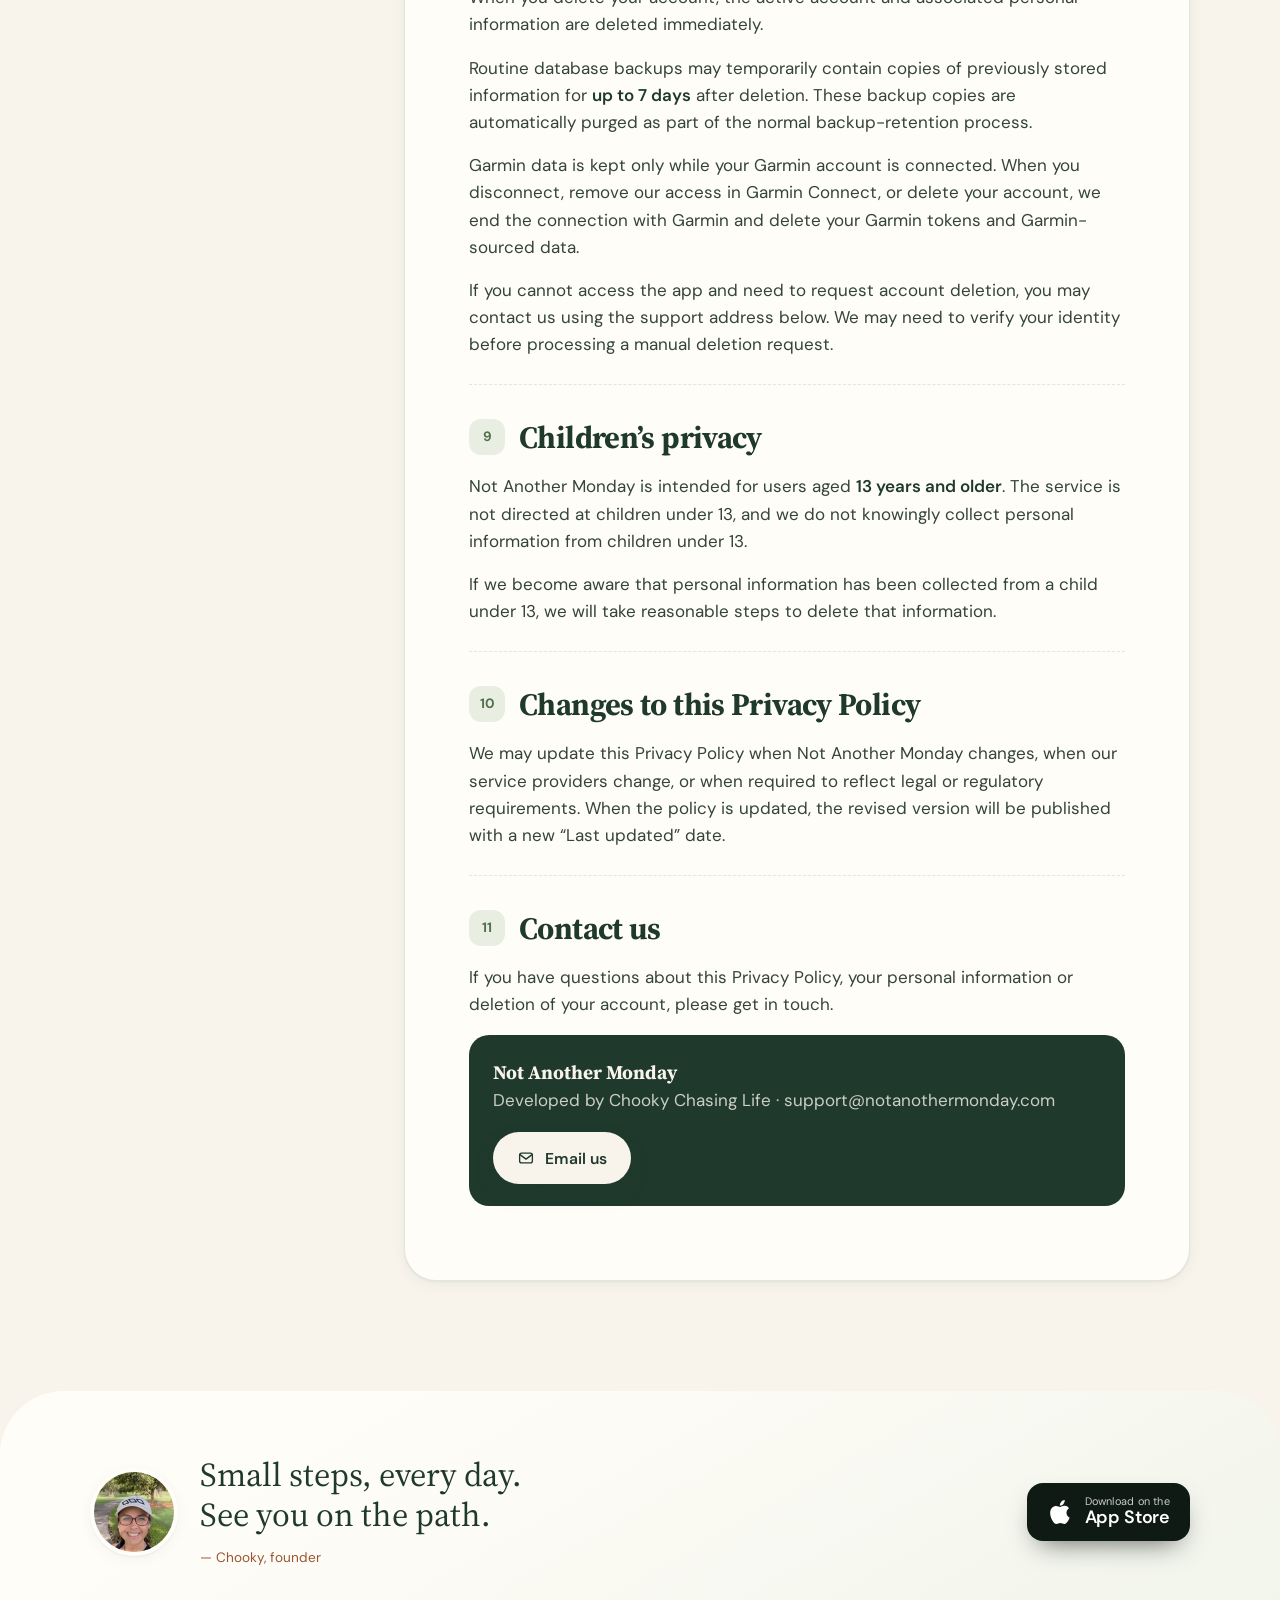
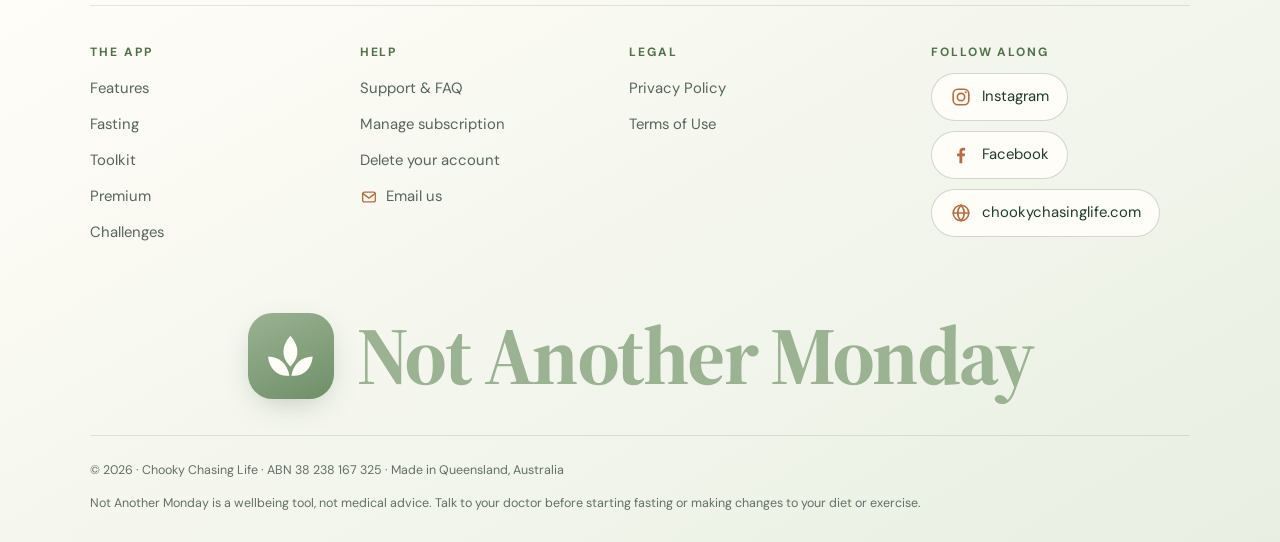
<file: privacy/index.html>
<!doctype html>
<html lang="en-AU">
<head>
  <meta charset="utf-8">
  <meta name="viewport" content="width=device-width, initial-scale=1, viewport-fit=cover">
  <title>Privacy Policy — Not Another Monday</title>
  <meta name="description" content="How Not Another Monday collects, stores and protects your habit and health information. Read about your privacy choices, connected services and data rights.">
  <meta name="theme-color" content="#f8f4ec">
  <meta property="og:type" content="website">
  <meta property="og:site_name" content="Not Another Monday">
  <meta property="og:title" content="Privacy Policy — Not Another Monday">
  <meta property="og:description" content="How Not Another Monday collects, stores and protects your habit and health information. Read about your privacy choices, connected services and data rights.">
  <meta property="og:image" content="https://notanothermonday.com/assets/og.jpg">
  <meta property="og:image:width" content="1200">
  <meta property="og:image:height" content="630">
  <meta property="og:image:alt" content="Not Another Monday: Small steps. A brighter you. Free on the App Store">
  <meta name="twitter:card" content="summary_large_image">
  <meta property="og:url" content="https://notanothermonday.com/privacy/">
  <link rel="canonical" href="https://notanothermonday.com/privacy/">
  <meta name="twitter:title" content="Privacy Policy — Not Another Monday">
  <meta name="twitter:description" content="How Not Another Monday collects, stores and protects your habit and health information. Read about your privacy choices, connected services and data rights.">
  <meta name="twitter:image" content="https://notanothermonday.com/assets/og.jpg">
  <meta name="apple-itunes-app" content="app-id=6809999070">
  <link rel="icon" href="../assets/favicon.ico" sizes="any">
  <link rel="icon" type="image/png" sizes="32x32" href="../assets/favicon-32.png">
  <link rel="icon" type="image/png" sizes="16x16" href="../assets/favicon-16.png">
  <link rel="apple-touch-icon" sizes="180x180" href="../assets/apple-touch-icon.png">
  <link rel="manifest" href="../site.webmanifest">
  <link rel="preconnect" href="https://fonts.googleapis.com">
  <link rel="preconnect" href="https://fonts.gstatic.com" crossorigin>
  <link href="https://fonts.googleapis.com/css2?family=DM+Sans:opsz,wght@9..40,400;9..40,500;9..40,600;9..40,700&family=Source+Serif+4:ital,opsz,wght@0,8..60,500;0,8..60,600;0,8..60,700;1,8..60,500&display=swap" rel="stylesheet">
  <link rel="stylesheet" href="../assets/css/style.css?v=2026111403">
  <script>document.documentElement.classList.add("js");setTimeout(function(){if(!window.__namReady){document.documentElement.classList.remove("js");}},2500);</script>
  <script src="../assets/js/main.js?v=2026102801" defer></script>
</head>
<body data-page="privacy">
<a class="skip-link" href="#main">Skip to content</a>
<div class="progress" aria-hidden="true"></div>
<svg width="0" height="0" style="position:absolute" aria-hidden="true">
  <defs>
    <linearGradient id="ringGrad" x1="0" y1="0" x2="1" y2="1">
      <stop offset="0" stop-color="#9bb293"/>
      <stop offset="1" stop-color="#5d8156"/>
    </linearGradient>
  </defs>
  <symbol id="i-instagram" viewBox="0 0 24 24"><g fill="none" stroke="currentColor" stroke-width="1.8"><rect x="3.5" y="3.5" width="17" height="17" rx="5"/><circle cx="12" cy="12" r="4"/><circle cx="17.2" cy="6.8" r="1.1" fill="currentColor" stroke="none"/></g></symbol>
  <symbol id="i-facebook" viewBox="0 0 24 24"><path fill="currentColor" d="M13.4 21v-7.6h2.6l.4-3h-3V8.5c0-.9.3-1.5 1.5-1.5h1.6V4.3c-.3 0-1.2-.1-2.3-.1-2.3 0-3.9 1.4-3.9 4v2.2H7.7v3h2.6V21z"/></symbol>
  <symbol id="i-globe" viewBox="0 0 24 24"><g fill="none" stroke="currentColor" stroke-width="1.8" stroke-linecap="round"><circle cx="12" cy="12" r="8.5"/><path d="M3.5 12h17M12 3.5c2.4 2.5 3.6 5.3 3.6 8.5s-1.2 6-3.6 8.5c-2.4-2.5-3.6-5.3-3.6-8.5s1.2-6 3.6-8.5z"/></g></symbol>
  <symbol id="i-mark" viewBox="20 18 60 56" fill="currentColor">
    <path d="M50 22.9C56 30 58.2 36 58.2 42C58.2 49 54.5 54.5 50 59.2C45.5 54.5 41.8 49 41.8 42C41.8 36 44 30 50 22.9Z"/>
    <path d="M23.6 47.4C37 47.6 46.5 56.5 48.8 70C35 71.4 25 62.5 23.6 47.4Z"/>
    <path d="M76.4 47.4C63 47.6 53.5 56.5 51.2 70C65 71.4 75 62.5 76.4 47.4Z"/>
  </symbol>
  <symbol id="i-leaf" viewBox="0 0 100 240">
    <path d="M50 238C12 170 8 80 50 4C92 80 88 170 50 238Z" fill="currentColor"/>
    <path d="M50 234V24M50 80L30 60M50 120L26 96M50 160L28 138M50 100L70 80M50 140L73 117M50 180L70 162" stroke="#fff" stroke-opacity=".16" stroke-width="2" stroke-linecap="round" fill="none"/>
  </symbol>
  <symbol id="i-apple" viewBox="0 0 24 24" fill="currentColor"><path d="M16.365 1.43c0 1.14-.493 2.27-1.177 3.08-.744.9-1.99 1.57-2.987 1.57-.12 0-.23-.02-.3-.03-.01-.06-.04-.22-.04-.39 0-1.15.572-2.27 1.206-2.98.804-.94 2.142-1.64 3.248-1.68.03.13.05.28.05.43zm4.565 15.71c-.03.07-.463 1.58-1.518 3.12-.945 1.34-1.94 2.71-3.43 2.71-1.517 0-1.9-.88-3.63-.88-1.698 0-2.302.91-3.67.91-1.377 0-2.332-1.26-3.428-2.8-1.287-1.82-2.323-4.63-2.323-7.28 0-4.28 2.797-6.55 5.552-6.55 1.448 0 2.675.95 3.6.95.865 0 2.222-1.01 3.902-1.01.613 0 2.886.06 4.374 2.19-.13.09-2.383 1.37-2.383 4.19 0 3.26 2.854 4.42 2.955 4.45z"/></symbol>
  <symbol id="i-play" viewBox="0 0 24 24">
    <path d="M3.6 1.8L13.8 12 3.6 22.2c-.36-.2-.6-.58-.6-1.07V2.87c0-.49.24-.87.6-1.07z" fill="#32bbff"/>
    <path d="M17.2 8.6L13.8 12 3.6 1.8c.3-.17.68-.18 1.07.04L17.2 8.6z" fill="#00e676"/>
    <path d="M17.2 15.4L4.67 22.16c-.39.22-.77.21-1.07.04L13.8 12l3.4 3.4z" fill="#ff3a44"/>
    <path d="M20.6 10.5c.8.45.8 1.55 0 2l-3.4 2.9L13.8 12l3.4-3.4 3.4 1.9z" fill="#ffd500"/>
  </symbol>
  <g fill="none" stroke="currentColor" stroke-width="1.8" stroke-linecap="round" stroke-linejoin="round">
    <symbol id="i-check" viewBox="0 0 24 24"><path d="M5 12.5l4.5 4.5L19 7.5" fill="none" stroke="currentColor" stroke-width="2.6" stroke-linecap="round" stroke-linejoin="round"/></symbol>
    <symbol id="i-flame" viewBox="0 0 24 24"><path d="M12 3c.5 3-2 4.5-2 7a2 2 0 004 0c0-.8-.3-1.5-.6-2 2.3 1.2 4.1 3.6 4.1 6.3A5.5 5.5 0 0112 20a5.5 5.5 0 01-5.5-5.7C6.5 9.8 10 7.5 12 3z" fill="none" stroke="currentColor" stroke-width="1.8" stroke-linejoin="round"/></symbol>
    <symbol id="i-drop" viewBox="0 0 24 24"><path d="M12 3.5s6 6.3 6 10.5a6 6 0 01-12 0c0-4.2 6-10.5 6-10.5z" fill="none" stroke="currentColor" stroke-width="1.8" stroke-linejoin="round"/></symbol>
    <symbol id="i-walk" viewBox="0 0 24 24"><g fill="none" stroke="currentColor" stroke-width="1.8" stroke-linecap="round" stroke-linejoin="round"><circle cx="13.5" cy="4.5" r="1.8"/><path d="M9 21l2.5-6.5 2.5 2.5v4M7.5 12.5l2.5-4.5 3.5 1 2 3 2.5 1M12 14.5l1-5.5"/></g></symbol>
    <symbol id="i-book" viewBox="0 0 24 24"><path d="M4 5.5A1.5 1.5 0 015.5 4H10a2 2 0 012 2v14a2 2 0 00-2-2H4zM20 5.5A1.5 1.5 0 0018.5 4H14a2 2 0 00-2 2v14a2 2 0 012-2h6z" fill="none" stroke="currentColor" stroke-width="1.8" stroke-linejoin="round"/></symbol>
    <symbol id="i-code" viewBox="0 0 24 24"><path d="M8.5 8L4.5 12l4 4M15.5 8l4 4-4 4" fill="none" stroke="currentColor" stroke-width="1.8" stroke-linecap="round" stroke-linejoin="round"/></symbol>
    <symbol id="i-heart" viewBox="0 0 24 24"><path d="M12 20s-7.5-4.6-7.5-10.2A4.3 4.3 0 0112 7a4.3 4.3 0 017.5 2.8C19.5 15.4 12 20 12 20z" fill="none" stroke="currentColor" stroke-width="1.8" stroke-linejoin="round"/></symbol>
    <symbol id="i-shield" viewBox="0 0 24 24"><g fill="none" stroke="currentColor" stroke-width="1.8" stroke-linecap="round" stroke-linejoin="round"><path d="M12 3l7.5 3v5.5c0 4.7-3.2 8.2-7.5 9.5-4.3-1.3-7.5-4.8-7.5-9.5V6z"/><path d="M9 12l2 2 4-4"/></g></symbol>
    <symbol id="i-lock" viewBox="0 0 24 24"><g fill="none" stroke="currentColor" stroke-width="1.8" stroke-linecap="round"><rect x="5" y="10.5" width="14" height="10" rx="2.5"/><path d="M8.5 10.5V8a3.5 3.5 0 017 0v2.5"/></g></symbol>
    <symbol id="i-camera" viewBox="0 0 24 24"><g fill="none" stroke="currentColor" stroke-width="1.8" stroke-linejoin="round"><path d="M4 8.5A1.5 1.5 0 015.5 7h2l1.5-2h6l1.5 2h2A1.5 1.5 0 0120 8.5v9a1.5 1.5 0 01-1.5 1.5h-13A1.5 1.5 0 014 17.5z"/><circle cx="12" cy="13" r="3.5"/></g></symbol>
    <symbol id="i-trash" viewBox="0 0 24 24"><path d="M4.5 7h15M9.5 7V4.5h5V7M6.5 7l1 13h9l1-13M10 11v5.5M14 11v5.5" fill="none" stroke="currentColor" stroke-width="1.8" stroke-linecap="round" stroke-linejoin="round"/></symbol>
    <symbol id="i-mail" viewBox="0 0 24 24"><g fill="none" stroke="currentColor" stroke-width="1.8" stroke-linecap="round" stroke-linejoin="round"><rect x="3.5" y="5.5" width="17" height="13" rx="2.5"/><path d="M4 7.5l8 6 8-6"/></g></symbol>
    <symbol id="i-arrow-right" viewBox="0 0 24 24"><path d="M5 12h14M13 6l6 6-6 6" fill="none" stroke="currentColor" stroke-width="1.9" stroke-linecap="round" stroke-linejoin="round"/></symbol>
    <symbol id="i-arrow-left" viewBox="0 0 24 24"><path d="M19 12H5M11 6l-6 6 6 6" fill="none" stroke="currentColor" stroke-width="1.9" stroke-linecap="round" stroke-linejoin="round"/></symbol>
    <symbol id="i-chevron" viewBox="0 0 24 24"><path d="M9 6l6 6-6 6" fill="none" stroke="currentColor" stroke-width="2" stroke-linecap="round" stroke-linejoin="round"/></symbol>
    <symbol id="i-sparkles" viewBox="0 0 24 24"><path d="M11 3l1.8 4.7L17.5 9.5l-4.7 1.8L11 16l-1.8-4.7L4.5 9.5l4.7-1.8zM18.5 14l.9 2.1 2.1.9-2.1.9-.9 2.1-.9-2.1-2.1-.9 2.1-.9z" fill="none" stroke="currentColor" stroke-width="1.7" stroke-linejoin="round"/></symbol>
    <symbol id="i-trophy" viewBox="0 0 24 24"><path d="M8 4h8v5a4 4 0 01-8 0zM8 6H5a3 3 0 003 4M16 6h3a3 3 0 01-3 4M12 13v4M8.5 20h7M10 17h4" fill="none" stroke="currentColor" stroke-width="1.8" stroke-linecap="round" stroke-linejoin="round"/></symbol>
    <symbol id="i-users" viewBox="0 0 24 24"><g fill="none" stroke="currentColor" stroke-width="1.8" stroke-linecap="round"><circle cx="9" cy="8.5" r="3.2"/><path d="M3.5 19.5c.6-3.2 2.8-5 5.5-5s4.9 1.8 5.5 5"/><circle cx="16.5" cy="9" r="2.6"/><path d="M15.5 14.6c2.6-.2 4.5 1.4 5 4.4"/></g></symbol>
    <symbol id="i-calendar" viewBox="0 0 24 24"><g fill="none" stroke="currentColor" stroke-width="1.8" stroke-linecap="round" stroke-linejoin="round"><rect x="4" y="5.5" width="16" height="15" rx="2.5"/><path d="M4 10h16M8.5 3.5v4M15.5 3.5v4M9 15l2 2 4-4"/></g></symbol>
    <symbol id="i-snow" viewBox="0 0 24 24"><path d="M12 3v18M4.2 7.5l15.6 9M4.2 16.5l15.6-9M9.5 4.5L12 7l2.5-2.5M9.5 19.5L12 17l2.5 2.5" fill="none" stroke="currentColor" stroke-width="1.8" stroke-linecap="round" stroke-linejoin="round"/></symbol>
    <symbol id="i-timer" viewBox="0 0 24 24"><g fill="none" stroke="currentColor" stroke-width="1.8" stroke-linecap="round"><circle cx="12" cy="13.5" r="7"/><path d="M12 10v3.5l2.5 1.5M9.5 3.5h5"/></g></symbol>
    <symbol id="i-search" viewBox="0 0 24 24"><g fill="none" stroke="currentColor" stroke-width="2" stroke-linecap="round"><circle cx="11" cy="11" r="6.5"/><path d="M20 20l-4.2-4.2"/></g></symbol>
    <symbol id="i-ban" viewBox="0 0 24 24"><g fill="none" stroke="currentColor" stroke-width="1.8" stroke-linecap="round"><circle cx="12" cy="12" r="8.5"/><path d="M6 6l12 12"/></g></symbol>
    <symbol id="i-eyeoff" viewBox="0 0 24 24"><g fill="none" stroke="currentColor" stroke-width="1.8" stroke-linecap="round" stroke-linejoin="round"><path d="M3.5 12S6.5 6 12 6s8.5 6 8.5 6-3 6-8.5 6S3.5 12 3.5 12z"/><circle cx="12" cy="12" r="2.5"/><path d="M4 4l16 16"/></g></symbol>
    <symbol id="i-help" viewBox="0 0 24 24"><g fill="none" stroke="currentColor" stroke-width="1.8" stroke-linecap="round"><circle cx="12" cy="12" r="8.5"/><path d="M9.6 9.5a2.5 2.5 0 014.8.9c0 1.6-2.4 2.1-2.4 3.6M12 17h.01"/></g></symbol>
    <symbol id="i-refresh" viewBox="0 0 24 24"><path d="M19.5 12a7.5 7.5 0 01-13.2 4.9M4.5 12a7.5 7.5 0 0113.2-4.9M18 3.5v4h-4M6 20.5v-4h4" fill="none" stroke="currentColor" stroke-width="1.8" stroke-linecap="round" stroke-linejoin="round"/></symbol>
    <symbol id="i-bell" viewBox="0 0 24 24"><path d="M6 16.5V11a6 6 0 0112 0v5.5l1.5 2h-15zM10 20.5a2 2 0 004 0" fill="none" stroke="currentColor" stroke-width="1.8" stroke-linecap="round" stroke-linejoin="round"/></symbol>
    <symbol id="i-alert" viewBox="0 0 24 24"><g fill="none" stroke="currentColor" stroke-width="1.8" stroke-linecap="round" stroke-linejoin="round"><path d="M12 4l9 16H3z"/><path d="M12 10v4.5M12 17.5h.01"/></g></symbol>
    <symbol id="i-scale" viewBox="0 0 24 24"><g fill="none" stroke="currentColor" stroke-width="1.8" stroke-linecap="round" stroke-linejoin="round"><rect x="4" y="4" width="16" height="16" rx="4"/><path d="M8.5 10a5 5 0 017 0L13 12.5"/></g></symbol>
    <symbol id="i-card" viewBox="0 0 24 24"><g fill="none" stroke="currentColor" stroke-width="1.8" stroke-linecap="round"><rect x="3.5" y="6" width="17" height="12" rx="2.5"/><path d="M3.5 10h17M7 14.5h3"/></g></symbol>
    <symbol id="i-user" viewBox="0 0 24 24"><g fill="none" stroke="currentColor" stroke-width="1.8" stroke-linecap="round"><circle cx="12" cy="8.5" r="3.5"/><path d="M5 20c.8-3.6 3.6-5.5 7-5.5s6.2 1.9 7 5.5"/></g></symbol>
    <symbol id="i-copy" viewBox="0 0 24 24"><g fill="none" stroke="currentColor" stroke-width="1.8" stroke-linejoin="round"><rect x="8" y="8" width="12" height="12" rx="2.5"/><path d="M16 8V5.5A1.5 1.5 0 0014.5 4h-9A1.5 1.5 0 004 5.5v9A1.5 1.5 0 005.5 16H8"/></g></symbol>
    <symbol id="i-device" viewBox="0 0 24 24"><g fill="none" stroke="currentColor" stroke-width="1.8" stroke-linecap="round"><rect x="7" y="3" width="10" height="18" rx="2.5"/><path d="M11 18h2"/></g></symbol>
    <symbol id="i-doc" viewBox="0 0 24 24"><g fill="none" stroke="currentColor" stroke-width="1.8" stroke-linecap="round" stroke-linejoin="round"><path d="M6.5 3.5h7l4 4v13h-11z"/><path d="M13.5 3.5v4h4M9 12h6M9 15.5h6"/></g></symbol>
    <symbol id="i-clock" viewBox="0 0 24 24"><g fill="none" stroke="currentColor" stroke-width="1.8" stroke-linecap="round"><circle cx="12" cy="12" r="8.5"/><path d="M12 7.5V12l3 2"/></g></symbol>
  </g>
</svg>

<header class="nav" role="banner">
  <div class="wrap">
    <div class="nav-inner">
      <a class="brand" href="../" aria-label="Not Another Monday — home">
        <span class="brand-mark"><svg><use href="#i-mark"/></svg></span>
        <span class="brand-name">Not Another Monday</span>
      </a>
      <nav aria-label="Main">
        <ul class="nav-links" id="nav-links">
          <li><a href="../#features">Features</a></li>
          <li><a href="../#lock-screen">Fasting</a></li>
          <li><a href="../#toolkit">Toolkit</a></li>
          <li><a href="../#premium">Premium</a></li>
          <li><a href="../support/" data-nav="support">Support</a></li>
          <li><a href="../privacy/" data-nav="privacy" aria-current="page">Privacy</a></li>
          <li class="mobile-only"><a href="../terms/" data-nav="terms">Terms of Use</a></li>
          <li class="mobile-only"><a href="../delete-account/" data-nav="delete">Delete account</a></li>
        </ul>
      </nav>
      <a class="btn nav-cta" href="../#download">Get the app <svg><use href="#i-arrow-right"/></svg></a>
      <button class="nav-toggle" aria-label="Menu" aria-expanded="false" aria-controls="nav-links"><span></span><span></span><span></span></button>
    </div>
  </div>
</header>

<main id="main">
<section class="page-hero">
  <div class="scenery" aria-hidden="true">
    <div class="blob" style="width:460px;height:460px;left:-140px;top:-100px;background:#dfe8d6"></div>
    <div class="sun" data-parallax="0.12"></div>
    <div class="leaf" style="width:100px;height:240px;left:-20px;bottom:10px;color:#7c9a73;--r:-22deg"><svg><use href="#i-leaf"/></svg></div>
    <div class="leaf" style="width:100px;height:240px;right:-24px;bottom:30px;color:#5d7d56;--r:20deg;--sway:-5deg;animation-delay:-2s"><svg><use href="#i-leaf"/></svg></div>
    <svg class="hills" viewBox="0 0 1440 300" preserveAspectRatio="none" style="height:40%">
      <path d="M0 170C220 110 420 130 640 170C860 210 1020 140 1220 130C1340 124 1400 140 1440 150V300H0Z" fill="#e3eadb"/>
      <path d="M0 250C240 220 420 230 640 255C860 280 1060 230 1260 235C1350 237 1400 245 1440 250V300H0Z" fill="#f8f4ec"/>
    </svg>
  </div>
  <div class="wrap">
    <span class="eyebrow center" data-reveal>Not Another Monday</span>
    <h1 class="display" data-split>Privacy Policy</h1>
    <p class="lead" data-reveal style="--d:300ms">Your personal information should remain yours. Here’s what Not Another Monday collects, why, and the choices you have.</p>
    <div class="meta" data-reveal style="--d:450ms">
      <span class="chip soft"><svg><use href="#i-shield"/></svg> Last updated 5 November 2026</span>
      <span class="chip soft"><svg><use href="#i-mark"/></svg> Chooky Chasing Life</span>
      <span class="chip soft"><svg><use href="#i-mail"/></svg> support@notanothermonday.com</span>
    </div>
  </div>
</section>

<div class="wrap doc-layout">
  <aside class="toc" aria-label="On this page">
    <h2>On this page</h2>
    <ol>
      <li><a href="#collect">Information we collect</a></li>
      <li><a href="#partners">Accountability partners</a></li>
      <li><a href="#payments">Subscriptions &amp; payments</a></li>
      <li><a href="#use">How we use information</a></li>
      <li><a href="#third-party">Third-party services</a></li>
      <li><a href="#security">Security</a></li>
      <li><a href="#control">Your control</a></li>
      <li><a href="#retention">Retention &amp; deletion</a></li>
      <li><a href="#children">Children’s privacy</a></li>
      <li><a href="#changes">Changes</a></li>
      <li><a href="#contact">Contact us</a></li>
    </ol>
  </aside>

  <article class="doc" data-reveal>
    <div class="doc-intro">
      <p>Not Another Monday is developed by <strong>Chooky Chasing Life</strong>. This Privacy Policy explains what information Not Another Monday collects, why we collect it, how it is used and stored, and the choices you have regarding your information.</p>
      <p>We believe your personal information should remain yours. <strong>We do not sell your personal information and we do not use your information for advertising.</strong></p>
    </div>

    <section id="collect">
      <h2><span class="n">1</span>Information we collect</h2>
      <h3>Account and profile information</h3>
      <p>When you create an account or set up your profile, we may collect:</p>
      <ul class="cols">
        <li>Email address</li><li>Full name</li><li>Birthday</li><li>Height</li><li>Weight</li><li>Wellness goals</li><li>Preferred habits</li>
      </ul>
      <p>We also receive an authentication identifier when you choose to sign in using Google or Apple.</p>

      <h3>Health and fitness information</h3>
      <p>Not Another Monday allows you to track information including steps, body weight and hydration. If you choose to grant permission, this information may be synced through <strong>Apple HealthKit</strong> on iOS or <strong>Health Connect</strong> on Android.</p>
      <div class="callout"><span class="ci"><svg><use href="#i-heart"/></svg></span><p>Connecting a health service is optional. You can use Not Another Monday and enter your information manually without connecting Apple HealthKit or Health Connect.</p></div>

      <h3 id="garmin">Garmin Connect (optional)</h3>
      <p>If you choose to connect a <strong>Garmin Connect</strong> account, Garmin shares the following with Not Another Monday: your <strong>daily step counts</strong>, your <strong>body weight</strong> measurements and a <strong>summary of each workout</strong> you record (such as its type, start time, duration, distance, calories and heart-rate averages). Only the categories you allow on Garmin’s consent screen are shared, and Garmin lets you change them at any time in your Garmin Connect account.</p>
      <ul>
        <li><strong>How it is used.</strong> Only to show you your own steps, weight and workouts in the app and to count them towards your own habits and progress. It is never shown to accountability partners or other users.</li>
        <li><strong>Sign-in.</strong> You sign in on Garmin’s own page. We never see or store your Garmin username or password. We store the connection details Garmin gives us (an access token and your Garmin user ID) on our servers, where the app cannot read them.</li>
        <li><strong>What we do not do.</strong> We do not sell Garmin data, use it for advertising, share it with other people or companies (other than the service providers listed below that host it for us), or use it to train, test or improve any artificial intelligence or machine-learning model. Not Another Monday does not use AI to process Garmin data.</li>
        <li><strong>Location.</strong> We do not keep GPS or route information from Garmin activities.</li>
        <li><strong>Your control.</strong> You can disconnect at any time in the app (<span class="path">Profile <svg><use href="#i-chevron"/></svg> Garmin <svg><use href="#i-chevron"/></svg> Disconnect</span>). Disconnecting tells Garmin to end the connection and deletes your Garmin tokens and all Garmin data we hold. You can also remove access from your Garmin Connect account. To see, correct or export the Garmin data we hold, or to withdraw consent, email <a href="mailto:support@notanothermonday.com">support@notanothermonday.com</a>.</li>
      </ul>
      <div class="callout"><span class="ci"><svg><use href="#i-heart"/></svg></span><p>Connecting Garmin is optional. Not Another Monday works fully without it, and you can keep entering steps and weight by hand or through Apple Health or Health Connect.</p></div>

      <h3>Location and workout route information</h3>
      <p>The iOS version of Not Another Monday declares a location permission because some workouts synced from Apple Health may already contain route information. Not Another Monday does not otherwise request, continuously track or use your location.</p>

      <h3>Progress photos</h3>
      <p>You may choose to upload progress photos. These photos are stored securely in cloud storage associated with your account and are visible only to you. They are not visible to accountability partners or other users.</p>

      <h3>Tracking and journal information</h3>
      <p>Depending on the features you use, we may store information such as:</p>
      <ul class="cols">
        <li>Habit completion history</li><li>Streaks</li><li>Journal entries</li><li>Mood ratings</li><li>Fasting session history</li><li>Body measurements</li><li>Weight history</li>
      </ul>

      <h3>Notifications and device information</h3>
      <p>If you enable notifications, Not Another Monday stores a device token so that notifications and reminders can be sent to your device.</p>

      <h3 id="waitlist">Website waitlist</h3>
      <p>If you join the Android waitlist on notanothermonday.com, we collect your email address and, if you choose to give it, your first name. We use them only to email you when Not Another Monday is available on Google Play.</p>
      <p>Waitlist emails are managed with <strong>MailerLite</strong>. You’ll be asked to confirm your address before you’re added, and every email includes an unsubscribe link. You can also ask us to remove you at any time.</p>
    </section>

    <section id="partners">
      <h2><span class="n">2</span>Accountability partners</h2>
      <p>Not Another Monday allows users to connect with accountability partners. An accountability partner may see limited information including your overall streak and public stats. Partners can also send and receive short, pre-set encouragement notifications.</p>
      <p>Accountability partners <strong>cannot</strong> see your:</p>
      <ul class="cols">
        <li>Journal entries</li><li>Progress photos</li><li>Weight</li><li>Body measurements</li><li>Fasting history</li><li>Other private personal information</li>
      </ul>
      <p>You can remove an accountability partner at any time.</p>
    </section>

    <section id="payments">
      <h2><span class="n">3</span>Subscriptions and payments</h2>
      <p>Subscriptions are managed through <strong>RevenueCat</strong> and the relevant app store. Not Another Monday does not receive or store your credit card or other payment-card details.</p>
      <p>The app receives information about whether your account currently has an active subscription entitlement so that the appropriate features can be made available to you.</p>
    </section>

    <section id="use">
      <h2><span class="n">4</span>How we use your information</h2>
      <p>We use information collected through Not Another Monday to:</p>
      <ul>
        <li>Provide and operate the app</li>
        <li>Save and synchronise your information across your devices</li>
        <li>Track habits, streaks and other information you choose to record</li>
        <li>Generate personalised insights based on your own tracking history</li>
        <li>Provide accountability-partner features</li>
        <li>Send reminders and notifications you have enabled</li>
        <li>Manage access to free and subscription features</li>
        <li>Maintain the security and functionality of the service</li>
      </ul>
      <div class="callout"><span class="ci"><svg><use href="#i-ban"/></svg></span><p>Your personal information is not sold and is not used for advertising. Not Another Monday does not contain an advertising SDK.</p></div>
    </section>

    <section id="third-party">
      <h2><span class="n">5</span>Third-party services</h2>
      <p>Not Another Monday uses third-party service providers to operate particular parts of the service. These include:</p>
      <div class="providers">
        <div class="provider"><b>Supabase</b><span>Database hosting, user authentication and file storage</span></div>
        <div class="provider"><b>OneSignal</b><span>Push notifications</span></div>
        <div class="provider"><b>RevenueCat</b><span>Subscription and entitlement management</span></div>
        <div class="provider"><b>Google Sign-In</b><span>Optional account authentication</span></div>
        <div class="provider"><b>Sign in with Apple</b><span>Optional account authentication</span></div>
        <div class="provider"><b>Apple HealthKit</b><span>Optional health and fitness sync on supported Apple devices</span></div>
        <div class="provider"><b>MailerLite</b><span>Website waitlist emails (only if you join the Android waitlist)</span></div>
        <div class="provider"><b>Android Health Connect</b><span>Optional health and fitness sync on supported Android devices</span></div>
        <div class="provider"><b>Garmin Connect</b><span>Optional sync of steps, weight and workouts from your Garmin account (only if you connect it)</span></div>
        <div class="provider"><b>Seventh Boar Development</b><span>Software developer who builds and maintains the app for us, bound by written confidentiality obligations</span></div>
      </div>
      <p>These providers may process information necessary to perform their respective services and are subject to their own privacy and security practices.</p>
    </section>

    <section id="security">
      <h2><span class="n">6</span>Security</h2>
      <p>We take reasonable measures to protect information stored and transmitted through Not Another Monday. All network traffic between the app and its online services is <strong>encrypted in transit using HTTPS/TLS</strong>.</p>
      <p>No method of electronic transmission or storage can be guaranteed to be completely secure, but we take reasonable steps to protect the information entrusted to us.</p>
    </section>

    <section id="control">
      <h2><span class="n">7</span>Your control over your data</h2>
      <p>Not Another Monday includes controls that allow you to manage and remove your information. You can:</p>
      <ul>
        <li>Delete individual progress photos</li>
        <li>Delete individual journal entries</li>
        <li>Remove an accountability partner</li>
        <li>Disconnect Garmin, which deletes the Garmin data we hold for you</li>
        <li>Delete your entire account and its associated data</li>
      </ul>
      <p>To delete your account:</p>
      <p><span class="path">Profile <svg><use href="#i-chevron"/></svg> Delete account <svg><use href="#i-chevron"/></svg> Confirm</span></p>
      <p>Account deletion is immediate and cannot be undone. See <a href="../delete-account/">Delete your account</a> for full details.</p>
    </section>

    <section id="retention">
      <h2><span class="n">8</span>Data retention and account deletion</h2>
      <p>When you delete your account, the active account and associated personal information are deleted immediately.</p>
      <p>Routine database backups may temporarily contain copies of previously stored information for <strong>up to 7 days</strong> after deletion. These backup copies are automatically purged as part of the normal backup-retention process.</p>
      <p>Garmin data is kept only while your Garmin account is connected. When you disconnect, remove our access in Garmin Connect, or delete your account, we end the connection with Garmin and delete your Garmin tokens and Garmin-sourced data.</p>
      <p>If you cannot access the app and need to request account deletion, you may contact us using the support address below. We may need to verify your identity before processing a manual deletion request.</p>
    </section>

    <section id="children">
      <h2><span class="n">9</span>Children’s privacy</h2>
      <p>Not Another Monday is intended for users aged <strong>13 years and older</strong>. The service is not directed at children under 13, and we do not knowingly collect personal information from children under 13.</p>
      <p>If we become aware that personal information has been collected from a child under 13, we will take reasonable steps to delete that information.</p>
    </section>

    <section id="changes">
      <h2><span class="n">10</span>Changes to this Privacy Policy</h2>
      <p>We may update this Privacy Policy when Not Another Monday changes, when our service providers change, or when required to reflect legal or regulatory requirements. When the policy is updated, the revised version will be published with a new “Last updated” date.</p>
    </section>

    <section id="contact">
      <h2><span class="n">11</span>Contact us</h2>
      <p>If you have questions about this Privacy Policy, your personal information or deletion of your account, please get in touch.</p>
      <div class="contact-card">
        <div><b>Not Another Monday</b>Developed by Chooky Chasing Life · support@notanothermonday.com</div>
        <a class="btn" href="mailto:support@notanothermonday.com"><svg><use href="#i-mail"/></svg> Email us</a>
      </div>
    </section>
  </article>
</div>

</main>

<footer class="footer">
  <div class="wrap">
    <div class="footer-welcome">
      <div class="footer-signoff">
        <img src="../assets/chooky.webp" width="640" height="800" loading="lazy" decoding="async" alt="Chooky, founder of Not Another Monday">
        <div>
          <p class="footer-note">Small steps, every day.<br>See you on the path.</p>
          <p class="footer-founder">— Chooky, founder</p>
        </div>
      </div>
      <a class="store" href="https://apps.apple.com/app/id6809999070" target="_blank" rel="noopener" data-store="auto" aria-label="Download on the App Store">
        <svg aria-hidden="true"><use href="#i-apple"/></svg>
        <span><small>Download on the</small><strong>App Store</strong></span>
      </a>
    </div>
    <div class="footer-main">
      <nav class="footer-links" aria-label="Footer">
        <div class="footer-column">
          <h2>The app</h2>
          <ul>
            <li><a href="../#features">Features</a></li>
            <li><a href="../#lock-screen">Fasting</a></li>
            <li><a href="../#toolkit">Toolkit</a></li>
            <li><a href="../#premium">Premium</a></li>
            <li><a href="../#rewards">Challenges</a></li>
          </ul>
        </div>
        <div class="footer-column">
          <h2>Help</h2>
          <ul>
            <li><a href="../support/">Support &amp; FAQ</a></li>
            <li><a href="../support/#q-cancel">Manage subscription</a></li>
            <li><a href="../delete-account/">Delete your account</a></li>
            <li><a href="mailto:support@notanothermonday.com"><svg aria-hidden="true"><use href="#i-mail"/></svg>Email us</a></li>
          </ul>
        </div>
        <div class="footer-column">
          <h2>Legal</h2>
          <ul>
            <li><a href="../privacy/">Privacy Policy</a></li>
            <li><a href="../terms/">Terms of Use</a></li>
          </ul>
        </div>
      </nav>
      <div class="footer-follow">
        <h2 class="footer-heading" id="footer-follow-title">Follow along</h2>
        <div class="footer-social" role="group" aria-labelledby="footer-follow-title">
          <a href="https://www.instagram.com/chookychasinglife/" target="_blank" rel="noopener me" aria-label="Instagram: @chookychasinglife"><svg aria-hidden="true"><use href="#i-instagram"/></svg><span>Instagram</span></a>
          <a href="https://www.facebook.com/chookychasinglife" target="_blank" rel="noopener me" aria-label="Facebook: Chooky Chasing Life"><svg aria-hidden="true"><use href="#i-facebook"/></svg><span>Facebook</span></a>
          <a href="https://www.chookychasinglife.com/" target="_blank" rel="noopener me" aria-label="Chooky Chasing Life website"><svg aria-hidden="true"><use href="#i-globe"/></svg><span>chookychasinglife.com</span></a>
        </div>
      </div>
    </div>
    <div class="footer-wordmark" aria-hidden="true"><span class="footer-wordmark-mark"><svg><use href="#i-mark"/></svg></span><span>Not Another Monday</span></div>
    <div class="footer-bottom">
      <p>© <span data-year>2026</span> · Chooky Chasing Life · ABN 38 238 167 325 · Made in Queensland, Australia</p>
      <p>Not Another Monday is a wellbeing tool, not medical advice. Talk to your doctor before starting fasting or making changes to your diet or exercise.</p>
    </div>
  </div>
</footer>
</body>
</html>
</file>
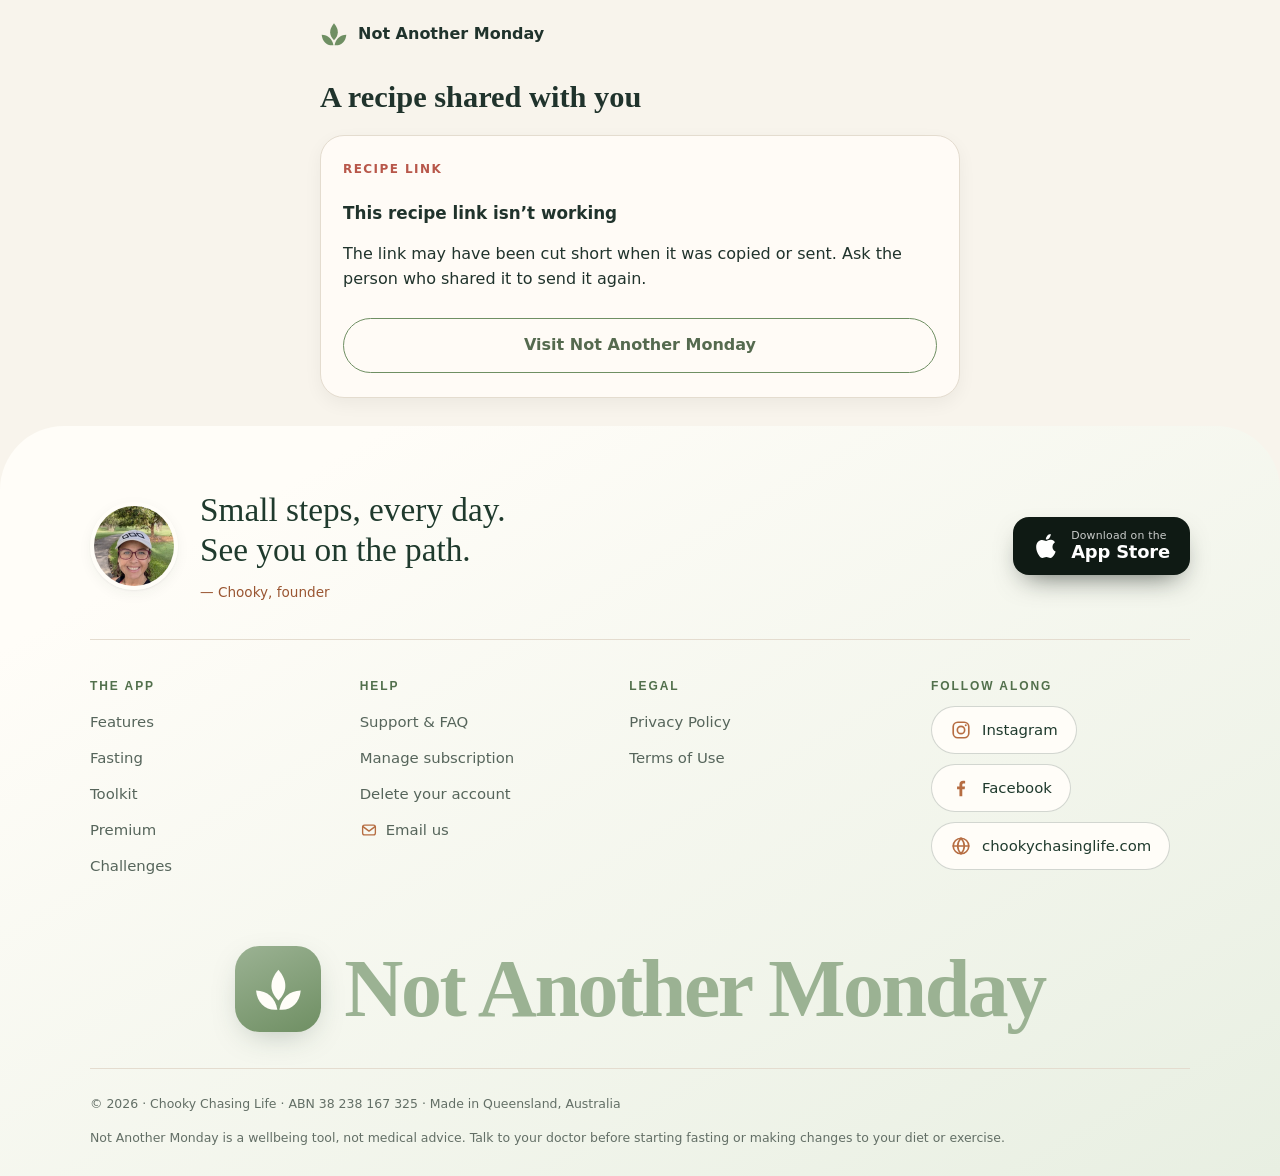
<file: recipe/index.html>
<!doctype html>
<html lang="en-AU">
<head>
  <meta charset="utf-8">
  <meta name="viewport" content="width=device-width, initial-scale=1, viewport-fit=cover">
  <title>A recipe shared with you — Not Another Monday</title>
  <meta name="description" content="Open a recipe shared from Not Another Monday. See its ingredients, method and nutrition, then save it in the iPhone app to keep your favourite meals together.">
  <link rel="canonical" href="https://notanothermonday.com/recipe/">
  <meta property="og:url" content="https://notanothermonday.com/recipe/">
  <meta name="twitter:title" content="A recipe shared with you — Not Another Monday">
  <meta name="twitter:description" content="Open a recipe shared from Not Another Monday. See its ingredients, method and nutrition, then save it in the iPhone app to keep your favourite meals together.">
  <meta name="twitter:image" content="https://notanothermonday.com/assets/og.jpg">
  <meta name="robots" content="noindex, nofollow">
  <meta property="og:type" content="website">
  <meta property="og:site_name" content="Not Another Monday">
  <meta property="og:title" content="A recipe shared with you | Not Another Monday">
  <meta property="og:description" content="Open a recipe shared from Not Another Monday. See its ingredients, method and nutrition, then save it in the iPhone app to keep your favourite meals together.">
  <meta property="og:image" content="https://notanothermonday.com/assets/og.jpg">
  <meta property="og:image:width" content="1200">
  <meta property="og:image:height" content="630">
  <meta property="og:image:alt" content="Not Another Monday">
  <meta name="twitter:card" content="summary_large_image">
  <meta name="referrer" content="no-referrer">
  <meta name="theme-color" content="#f8f4ec">
  <meta name="apple-itunes-app" content="app-id=6809999070">
  <meta http-equiv="Content-Security-Policy" content="default-src 'none'; script-src 'self'; style-src 'self' 'unsafe-inline' https://fonts.googleapis.com; font-src https://fonts.gstatic.com; img-src 'self' data: https://ihksdtvroojveawpqpav.supabase.co; base-uri 'none'; form-action 'none'; connect-src https://ihksdtvroojveawpqpav.supabase.co">
  <link rel="icon" href="../assets/favicon.ico" sizes="any">
  <link rel="icon" type="image/png" sizes="32x32" href="../assets/favicon-32.png">
  <link rel="apple-touch-icon" sizes="180x180" href="../assets/apple-touch-icon.png">
  <link rel="preconnect" href="https://fonts.googleapis.com">
  <link rel="preconnect" href="https://fonts.gstatic.com" crossorigin>
  <link href="https://fonts.googleapis.com/css2?family=DM+Sans:opsz,wght@9..40,400;9..40,500;9..40,600;9..40,700&family=Source+Serif+4:opsz,wght@8..60,500;8..60,600;8..60,700&display=swap" rel="stylesheet">
  <style>
    @import url("../assets/css/style.css?v=2026111403") layer(site);
    @layer site {
      body > .wrap, body > .wrap * { all: revert-layer; }
    }
    :root { --bg:#f8f4ec; --card:#fffbf6; --ink:#20332c; --muted:#6b6a64; --line:#e4dccf; --sage:#6f8f63; --moss:#556a4f; --terra:#b8574a; --terra-soft:#f3ddd6; }
    * { box-sizing: border-box; }
    html { -webkit-text-size-adjust: 100%; }
    body { font-size:16px; margin:0; background:var(--bg); color:var(--ink); font-family:"DM Sans",system-ui,-apple-system,"Segoe UI",sans-serif; line-height:1.55; padding:0 16px calc(32px + env(safe-area-inset-bottom)); }
    .wrap { max-width: 640px; margin: 0 auto; }
    header { padding: 20px 0 12px; }
    .brand { display:inline-flex; align-items:center; gap:10px; color:var(--ink); text-decoration:none; font-weight:700; }
    .brand svg { width:28px; height:28px; color:var(--sage); }
    .card { background:var(--card); border:1px solid var(--line); border-radius:24px; padding:24px 22px; box-shadow:0 6px 18px rgba(0,0,0,.05); }
    .eyebrow { margin:0 0 6px; color:var(--terra); font-size:.75rem; font-weight:700; letter-spacing:.12em; text-transform:uppercase; }
    h1 { margin:0 0 6px; font-family:"Source Serif 4",Georgia,serif; font-size:1.9rem; line-height:1.15; overflow-wrap:anywhere; }
    #page-title { margin: 12px 0 20px; }
    body > .wrap h2 { margin:22px 0 8px; font-size:1.05rem; }
    .photo { display:block; width:100%; height:auto; aspect-ratio:16/10; object-fit:cover; border-radius:18px; margin:4px 0 16px; background:var(--terra-soft); }
    .facts { margin:0; color:var(--terra); font-weight:600; }
    body > .wrap ul { margin:0; padding-left:1.2rem; }
    body > .wrap li { margin:3px 0; overflow-wrap:anywhere; }
    .method { margin:0; white-space:pre-wrap; overflow-wrap:anywhere; }
    .actions { display:flex; flex-direction:column; gap:10px; margin-top:26px; }
    .btn { display:block; text-align:center; text-decoration:none; font-weight:700; border-radius:999px; padding:14px 20px; border:1.5px solid var(--sage); }
    .btn-primary { background:var(--sage); color:#fff; }
    .btn-secondary { background:transparent; color:var(--moss); }
    .hint { margin:16px 0 0; color:var(--muted); font-size:.9rem; }
    .problem h1 { font-size:1.5rem; }
    .footer { margin: 28px -16px calc(-32px - env(safe-area-inset-bottom)); text-align: left; }
    .footer > .wrap { max-width: var(--wrap); width: 100%; }
    [hidden] { display:none !important; }
  </style>
</head>
<body>
<svg xmlns="http://www.w3.org/2000/svg" aria-hidden="true" style="position:absolute;width:0;height:0;overflow:hidden">
<symbol id="i-mark" viewBox="20 18 60 56" fill="currentColor">
    <path d="M50 22.9C56 30 58.2 36 58.2 42C58.2 49 54.5 54.5 50 59.2C45.5 54.5 41.8 49 41.8 42C41.8 36 44 30 50 22.9Z"/>
    <path d="M23.6 47.4C37 47.6 46.5 56.5 48.8 70C35 71.4 25 62.5 23.6 47.4Z"/>
    <path d="M76.4 47.4C63 47.6 53.5 56.5 51.2 70C65 71.4 75 62.5 76.4 47.4Z"/>
  </symbol>
<symbol id="i-apple" viewBox="0 0 24 24" fill="currentColor"><path d="M16.365 1.43c0 1.14-.493 2.27-1.177 3.08-.744.9-1.99 1.57-2.987 1.57-.12 0-.23-.02-.3-.03-.01-.06-.04-.22-.04-.39 0-1.15.572-2.27 1.206-2.98.804-.94 2.142-1.64 3.248-1.68.03.13.05.28.05.43zm4.565 15.71c-.03.07-.463 1.58-1.518 3.12-.945 1.34-1.94 2.71-3.43 2.71-1.517 0-1.9-.88-3.63-.88-1.698 0-2.302.91-3.67.91-1.377 0-2.332-1.26-3.428-2.8-1.287-1.82-2.323-4.63-2.323-7.28 0-4.28 2.797-6.55 5.552-6.55 1.448 0 2.675.95 3.6.95.865 0 2.222-1.01 3.902-1.01.613 0 2.886.06 4.374 2.19-.13.09-2.383 1.37-2.383 4.19 0 3.26 2.854 4.42 2.955 4.45z"/></symbol>
<symbol id="i-leaf" viewBox="0 0 100 240">
    <path d="M50 238C12 170 8 80 50 4C92 80 88 170 50 238Z" fill="currentColor"/>
    <path d="M50 234V24M50 80L30 60M50 120L26 96M50 160L28 138M50 100L70 80M50 140L73 117M50 180L70 162" stroke="#fff" stroke-opacity=".16" stroke-width="2" stroke-linecap="round" fill="none"/>
  </symbol>
<symbol id="i-mail" viewBox="0 0 24 24"><g fill="none" stroke="currentColor" stroke-width="1.8" stroke-linecap="round" stroke-linejoin="round"><rect x="3.5" y="5.5" width="17" height="13" rx="2.5"/><path d="M4 7.5l8 6 8-6"/></g></symbol>
<symbol id="i-instagram" viewBox="0 0 24 24"><g fill="none" stroke="currentColor" stroke-width="1.8"><rect x="3.5" y="3.5" width="17" height="17" rx="5"/><circle cx="12" cy="12" r="4"/><circle cx="17.2" cy="6.8" r="1.1" fill="currentColor" stroke="none"/></g></symbol>
<symbol id="i-facebook" viewBox="0 0 24 24"><path fill="currentColor" d="M13.4 21v-7.6h2.6l.4-3h-3V8.5c0-.9.3-1.5 1.5-1.5h1.6V4.3c-.3 0-1.2-.1-2.3-.1-2.3 0-3.9 1.4-3.9 4v2.2H7.7v3h2.6V21z"/></symbol>
<symbol id="i-globe" viewBox="0 0 24 24"><g fill="none" stroke="currentColor" stroke-width="1.8" stroke-linecap="round"><circle cx="12" cy="12" r="8.5"/><path d="M3.5 12h17M12 3.5c2.4 2.5 3.6 5.3 3.6 8.5s-1.2 6-3.6 8.5c-2.4-2.5-3.6-5.3-3.6-8.5s1.2-6 3.6-8.5z"/></g></symbol>
</svg>
<div class="wrap">
  <header>
    <a class="brand" href="../">
      <svg viewBox="20 18 60 56" fill="currentColor" aria-hidden="true">
        <path d="M50 22.9C56 30 58.2 36 58.2 42C58.2 49 54.5 54.5 50 59.2C45.5 54.5 41.8 49 41.8 42C41.8 36 44 30 50 22.9Z"/>
        <path d="M23.6 47.4C37 47.6 46.5 56.5 48.8 70C35 71.4 25 62.5 23.6 47.4Z"/>
        <path d="M76.4 47.4C63 47.6 53.5 56.5 51.2 70C65 71.4 75 62.5 76.4 47.4Z"/>
      </svg>
      Not Another Monday
    </a>
  </header>

  <main>
    <h1 id="page-title">A recipe shared with you</h1>
    <article class="card" id="loading">
      <p class="eyebrow">Recipe shared with you</p>
      <p role="status">Opening your recipe…</p>
    </article>

    <article class="card" id="recipe" hidden>
      <p class="eyebrow">Recipe shared with you</p>
      <img class="photo" id="r-photo" alt="" width="1200" height="750" hidden decoding="async">
      <h2 id="r-title"></h2>
      <p class="facts" id="r-facts" hidden></p>
      <section id="r-ingredients" hidden>
        <h2>Ingredients</h2>
        <ul id="r-ingredients-list"></ul>
      </section>
      <section id="r-method" hidden>
        <h2>Method</h2>
        <p class="method" id="r-method-text"></p>
      </section>
      <div class="actions">
        <a class="btn btn-primary" id="open-app" href="#">Open in Not Another Monday</a>
        <a class="btn btn-secondary" id="get-app" href="../#download">Get the app</a>
      </div>
      <p class="hint" id="r-hint">Already have the app? Tap “Open”. New here? “Get the app” takes you to the store, and this recipe will be waiting when you open it.</p>
    </article>

    <article class="card problem" id="problem" hidden>
      <p class="eyebrow">Recipe link</p>
      <h2>This recipe link isn’t working</h2>
      <p>The link may have been cut short when it was copied or sent. Ask the person who shared it to send it again.</p>
      <div class="actions">
        <a class="btn btn-secondary" href="../">Visit Not Another Monday</a>
      </div>
    </article>

    <noscript>
      <article class="card">
        <h2>Turn on JavaScript to see this recipe</h2>
        <p>The recipe is inside the link and is shown by this page. You can also open the link on a phone that has Not Another Monday installed.</p>
      </article>
    </noscript>
  </main>

</div>
<footer class="footer">
  <div class="wrap">
    <div class="footer-welcome">
      <div class="footer-signoff">
        <img src="../assets/chooky.webp" width="640" height="800" loading="lazy" decoding="async" alt="Chooky, founder of Not Another Monday">
        <div>
          <p class="footer-note">Small steps, every day.<br>See you on the path.</p>
          <p class="footer-founder">— Chooky, founder</p>
        </div>
      </div>
      <a class="store" href="https://apps.apple.com/app/id6809999070" target="_blank" rel="noopener" data-store="auto" aria-label="Download on the App Store">
        <svg aria-hidden="true"><use href="#i-apple"/></svg>
        <span><small>Download on the</small><strong>App Store</strong></span>
      </a>
    </div>
    <div class="footer-main">
      <nav class="footer-links" aria-label="Footer">
        <div class="footer-column">
          <h2>The app</h2>
          <ul>
            <li><a href="../#features">Features</a></li>
            <li><a href="../#lock-screen">Fasting</a></li>
            <li><a href="../#toolkit">Toolkit</a></li>
            <li><a href="../#premium">Premium</a></li>
            <li><a href="../#rewards">Challenges</a></li>
          </ul>
        </div>
        <div class="footer-column">
          <h2>Help</h2>
          <ul>
            <li><a href="../support/">Support &amp; FAQ</a></li>
            <li><a href="../support/#q-cancel">Manage subscription</a></li>
            <li><a href="../delete-account/">Delete your account</a></li>
            <li><a href="mailto:support@notanothermonday.com"><svg aria-hidden="true"><use href="#i-mail"/></svg>Email us</a></li>
          </ul>
        </div>
        <div class="footer-column">
          <h2>Legal</h2>
          <ul>
            <li><a href="../privacy/">Privacy Policy</a></li>
            <li><a href="../terms/">Terms of Use</a></li>
          </ul>
        </div>
      </nav>
      <div class="footer-follow">
        <h2 class="footer-heading" id="footer-follow-title">Follow along</h2>
        <div class="footer-social" role="group" aria-labelledby="footer-follow-title">
          <a href="https://www.instagram.com/chookychasinglife/" target="_blank" rel="noopener me" aria-label="Instagram: @chookychasinglife"><svg aria-hidden="true"><use href="#i-instagram"/></svg><span>Instagram</span></a>
          <a href="https://www.facebook.com/chookychasinglife" target="_blank" rel="noopener me" aria-label="Facebook: Chooky Chasing Life"><svg aria-hidden="true"><use href="#i-facebook"/></svg><span>Facebook</span></a>
          <a href="https://www.chookychasinglife.com/" target="_blank" rel="noopener me" aria-label="Chooky Chasing Life website"><svg aria-hidden="true"><use href="#i-globe"/></svg><span>chookychasinglife.com</span></a>
        </div>
      </div>
    </div>
    <div class="footer-wordmark" aria-hidden="true"><span class="footer-wordmark-mark"><svg><use href="#i-mark"/></svg></span><span>Not Another Monday</span></div>
    <div class="footer-bottom">
      <p>© <span id="year" data-year>2026</span> · Chooky Chasing Life · ABN 38 238 167 325 · Made in Queensland, Australia</p>
      <p>Not Another Monday is a wellbeing tool, not medical advice. Talk to your doctor before starting fasting or making changes to your diet or exercise.</p>
    </div>
  </div>
</footer>
<script src="../assets/js/recipe.js?v=2026111401" defer></script>
</body>
</html>
</file>
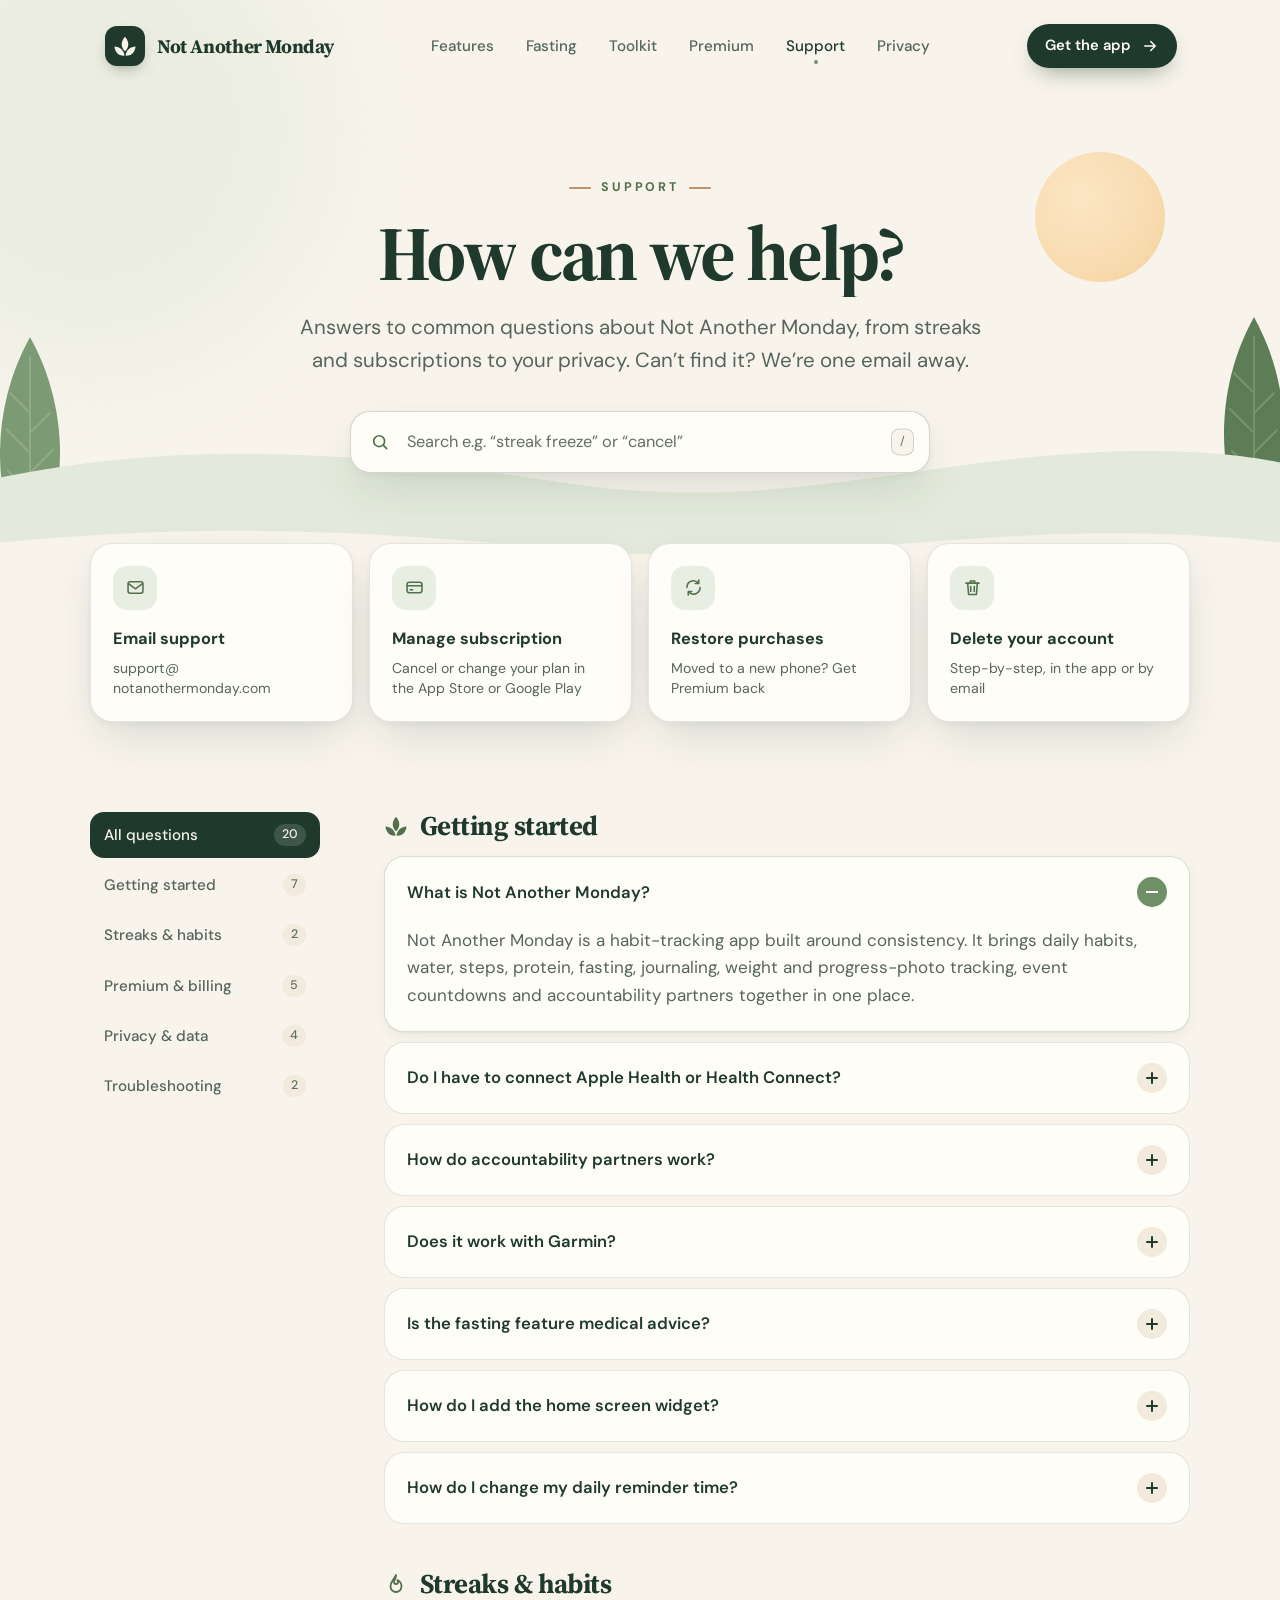
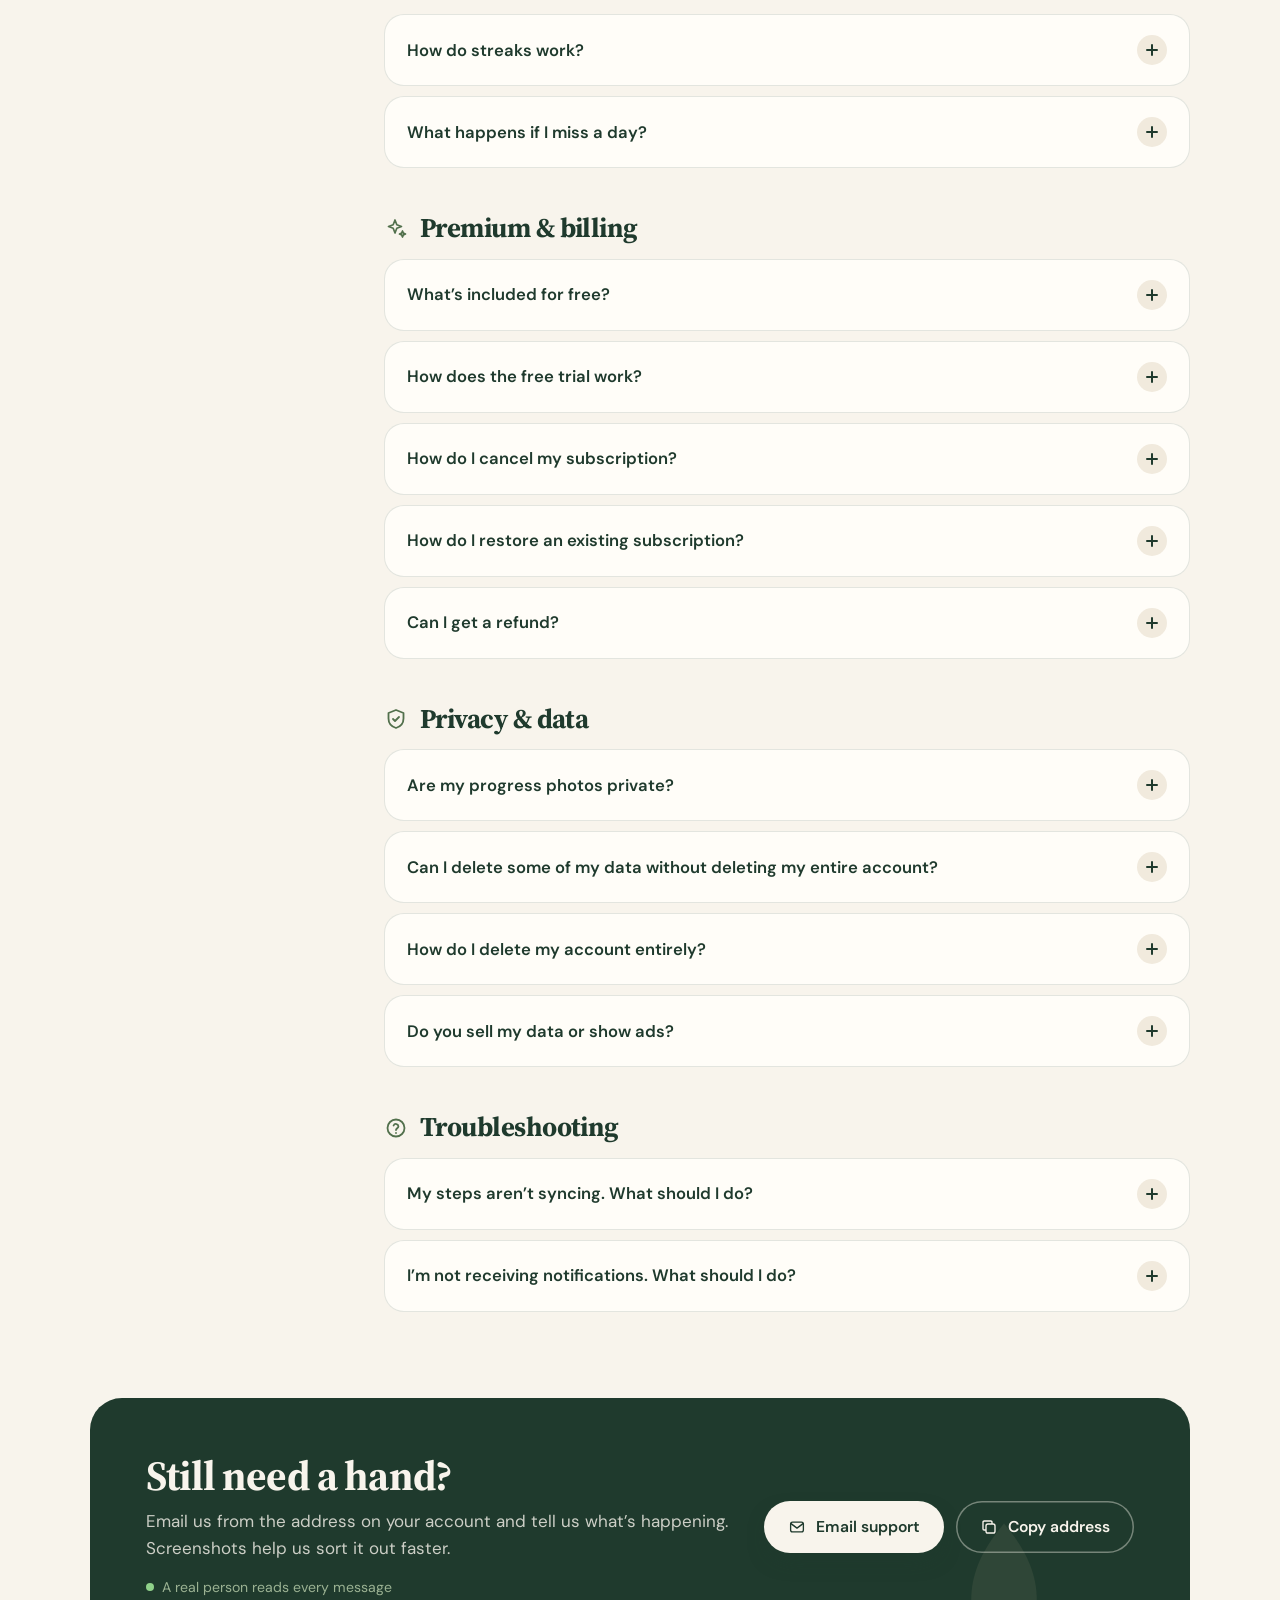
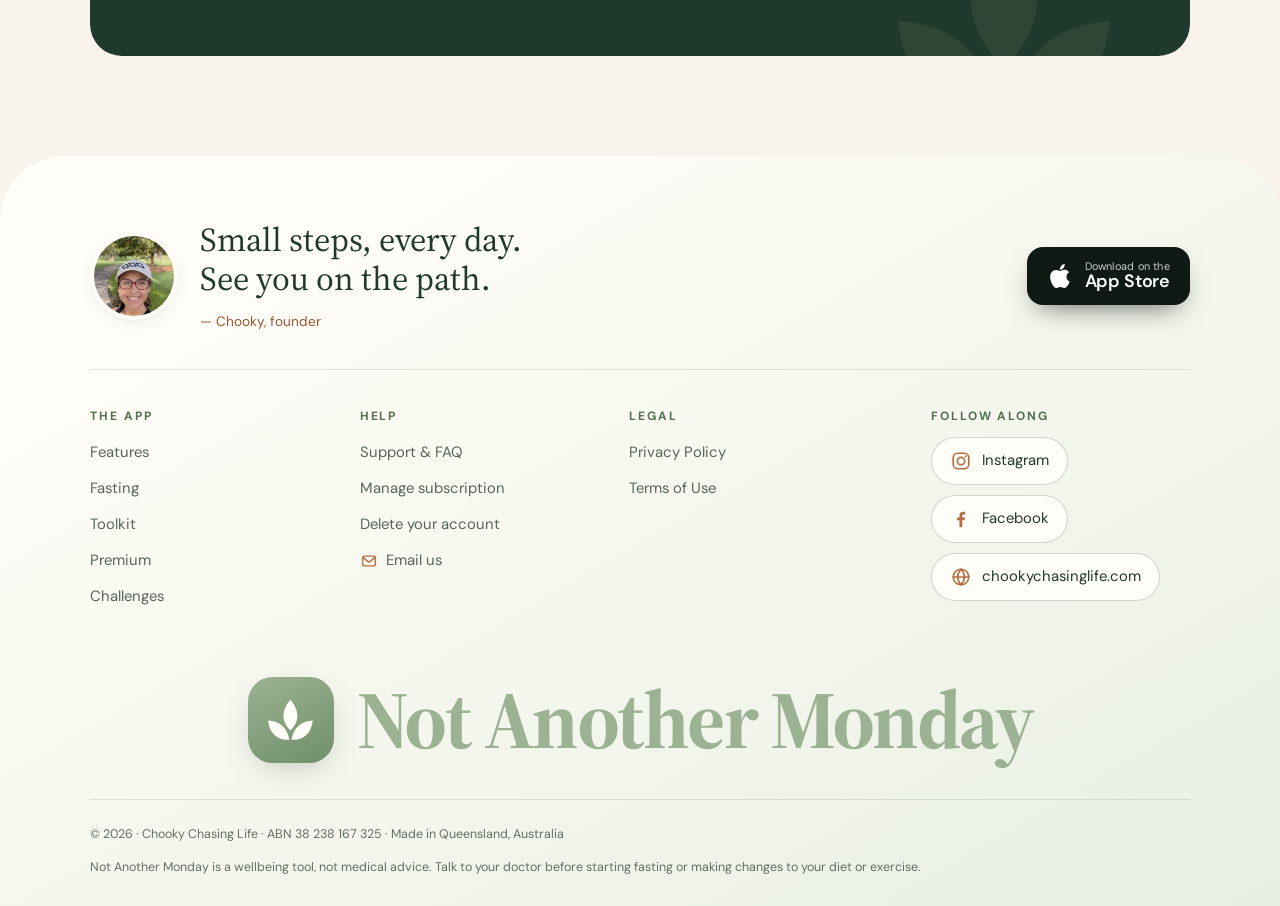
<file: support/index.html>
<!doctype html>
<html lang="en-AU">
<head>
  <meta charset="utf-8">
  <meta name="viewport" content="width=device-width, initial-scale=1, viewport-fit=cover">
  <title>Support & FAQ — Not Another Monday</title>
  <meta name="description" content="Get help with Not Another Monday: streaks, subscriptions, restoring purchases, privacy, syncing and account deletion. Contact support@notanothermonday.com.">
  <meta name="theme-color" content="#f8f4ec">
  <meta property="og:type" content="website">
  <meta property="og:site_name" content="Not Another Monday">
  <meta property="og:title" content="Support & FAQ — Not Another Monday">
  <meta property="og:description" content="Get help with Not Another Monday: streaks, subscriptions, restoring purchases, privacy, syncing and account deletion. Contact support@notanothermonday.com.">
  <meta property="og:image" content="https://notanothermonday.com/assets/og.jpg">
  <meta property="og:image:width" content="1200">
  <meta property="og:image:height" content="630">
  <meta property="og:image:alt" content="Not Another Monday: Small steps. A brighter you. Free on the App Store">
  <meta name="twitter:card" content="summary_large_image">
  <meta property="og:url" content="https://notanothermonday.com/support/">
  <link rel="canonical" href="https://notanothermonday.com/support/">
  <meta name="twitter:title" content="Support & FAQ — Not Another Monday">
  <meta name="twitter:description" content="Get help with Not Another Monday: streaks, subscriptions, restoring purchases, privacy, syncing and account deletion. Contact support@notanothermonday.com.">
  <meta name="twitter:image" content="https://notanothermonday.com/assets/og.jpg">
  <meta name="apple-itunes-app" content="app-id=6809999070">
  <link rel="icon" href="../assets/favicon.ico" sizes="any">
  <link rel="icon" type="image/png" sizes="32x32" href="../assets/favicon-32.png">
  <link rel="icon" type="image/png" sizes="16x16" href="../assets/favicon-16.png">
  <link rel="apple-touch-icon" sizes="180x180" href="../assets/apple-touch-icon.png">
  <link rel="manifest" href="../site.webmanifest">
  <link rel="preconnect" href="https://fonts.googleapis.com">
  <link rel="preconnect" href="https://fonts.gstatic.com" crossorigin>
  <link href="https://fonts.googleapis.com/css2?family=DM+Sans:opsz,wght@9..40,400;9..40,500;9..40,600;9..40,700&family=Source+Serif+4:ital,opsz,wght@0,8..60,500;0,8..60,600;0,8..60,700;1,8..60,500&display=swap" rel="stylesheet">
  <link rel="stylesheet" href="../assets/css/style.css?v=2026111403">
  <script>document.documentElement.classList.add("js");setTimeout(function(){if(!window.__namReady){document.documentElement.classList.remove("js");}},2500);</script>
  <script src="../assets/js/main.js?v=2026102801" defer></script>
  <script type="application/ld+json">
{
 "@context": "https://schema.org",
 "@type": "FAQPage",
 "mainEntity": [
  {
   "@type": "Question",
   "name": "What is Not Another Monday?",
   "acceptedAnswer": {
    "@type": "Answer",
    "text": "Not Another Monday is a habit-tracking app built around consistency. It brings daily habits, water, steps, protein, fasting, journaling, weight and progress-photo tracking, event countdowns and accountability partners together in one place."
   }
  },
  {
   "@type": "Question",
   "name": "Do I have to connect Apple Health or Health Connect?",
   "acceptedAnswer": {
    "@type": "Answer",
    "text": "No. Connecting Apple HealthKit or Health Connect is optional. Steps, weight and hydration can always be entered manually."
   }
  },
  {
   "@type": "Question",
   "name": "How do accountability partners work?",
   "acceptedAnswer": {
    "@type": "Answer",
    "text": "You can invite an accountability partner from your Profile. Once they accept, they can see your overall streak and public stats and can send or receive short encouragement nudges. Accountability partners cannot see your journal entries, progress photos, weight or other private personal information. Free accounts can have 1 accountability partner. Premium accounts can add more."
   }
  },
  {
   "@type": "Question",
   "name": "Does it work with Garmin?",
   "acceptedAnswer": {
    "@type": "Answer",
    "text": "Yes. Connect your Garmin Connect account in the app (Profile → Garmin → Connect Garmin) and your daily steps, weigh-ins and workout summaries come through on their own. It’s optional and you can disconnect at any time, which deletes the Garmin data we hold. You can still enter everything by hand, or sync with Apple Health or Health Connect."
   }
  },
  {
   "@type": "Question",
   "name": "Is the fasting feature medical advice?",
   "acceptedAnswer": {
    "@type": "Answer",
    "text": "No. Not Another Monday is a wellbeing tool, not medical advice. Talk to your doctor before you start fasting, especially if you have a health condition, are pregnant or take regular medication."
   }
  },
  {
   "@type": "Question",
   "name": "How do I add the home screen widget?",
   "acceptedAnswer": {
    "@type": "Answer",
    "text": "On iPhone, touch and hold the Home Screen, tap Edit → Add Widget, then search for Not Another Monday. Choose a widget and tap Add Widget. The Streak widget shows your streak with today’s water and steps. Home Screen fasting widgets, the Lock Screen Live Activity and Dynamic Island fasting timer require Premium and a compatible iPhone."
   }
  },
  {
   "@type": "Question",
   "name": "How do I change my daily reminder time?",
   "acceptedAnswer": {
    "@type": "Answer",
    "text": "Go to Profile → Notification settings. You can manage your reminder settings there."
   }
  },
  {
   "@type": "Question",
   "name": "How do streaks work?",
   "acceptedAnswer": {
    "@type": "Answer",
    "text": "Your current overall streak follows consecutive completed days, including days protected by a Premium streak freeze. Each day is judged by the habits it had; a new habit gets a first-day grace period until you tick it off. Leaving an established habit incomplete can break your overall streak at the next daily rollover, unless streak freezes cover the missed days. Until today is complete, the overall streak runs up to yesterday."
   }
  },
  {
   "@type": "Question",
   "name": "What happens if I miss a day?",
   "acceptedAnswer": {
    "@type": "Answer",
    "text": "Premium accounts receive up to 2 streak freezes per calendar month. Freezes apply automatically at daily rollover when your remaining allowance covers every missed day. If it cannot cover the whole gap, your streak breaks and no freezes are spent. A frozen day counts as complete in the overall streak history. You’ll see a short notice in the app when this happens. Free accounts don’t include streak freezes, so a missed day resets the streak."
   }
  },
  {
   "@type": "Question",
   "name": "What’s included for free?",
   "acceptedAnswer": {
    "@type": "Answer",
    "text": "Free Unlimited habit tracking Water, steps and protein tracking Weight tracking and body measurements 1 accountability partner 1 event countdown Up to 12 progress-photo check-ins (front, back and side) 1 workout plan, 5 recipes and 3 personal bests Garmin Connect, Apple Health and Health Connect sync Everyday Home Screen widgets, reminders and guided stretching Premium also includes Fasting tracking, with the Lock Screen timer and fasting widgets Journaling Unlimited accountability partners Unlimited event countdowns Unlimited progress photos Streak freezes Personalised insights, Transformation Story and monthly recap Unlimited workout plans, recipes and personal bests Recipe photos"
   }
  },
  {
   "@type": "Question",
   "name": "How does the free trial work?",
   "acceptedAnswer": {
    "@type": "Answer",
    "text": "New subscribers receive a 7-day free trial. The subscription automatically converts to a paid subscription unless it’s cancelled at least 24 hours before the trial ends. In Australia, Premium is A$5.99 a month or A$39.99 a year (about 44% less than paying monthly). Outside Australia, the App Store or Google Play shows the price for your country, and the exact price is always shown in the app before you subscribe."
   }
  },
  {
   "@type": "Question",
   "name": "How do I cancel my subscription?",
   "acceptedAnswer": {
    "@type": "Answer",
    "text": "Subscriptions are managed through the store you used to subscribe. Cancelling isn’t completed from within Not Another Monday itself. iPhone: Manage App Store subscriptions, or open Settings → your name → Subscriptions. Android: Manage Google Play subscriptions, or open Google Play → Profile → Payments & subscriptions."
   }
  },
  {
   "@type": "Question",
   "name": "How do I restore an existing subscription?",
   "acceptedAnswer": {
    "@type": "Answer",
    "text": "If you already have a subscription and move to a new device, use Restore purchases on the upgrade screen to restore access."
   }
  },
  {
   "@type": "Question",
   "name": "Can I get a refund?",
   "acceptedAnswer": {
    "@type": "Answer",
    "text": "Refund requests are handled by Apple or Google in line with their own policies, not by us directly. You can request one through Apple’s Report a Problem page or through your Google Play order history."
   }
  },
  {
   "@type": "Question",
   "name": "Are my progress photos private?",
   "acceptedAnswer": {
    "@type": "Answer",
    "text": "Yes. Your progress photos are visible only to you. They are not shared with accountability partners or other users."
   }
  },
  {
   "@type": "Question",
   "name": "Can I delete some of my data without deleting my entire account?",
   "acceptedAnswer": {
    "@type": "Answer",
    "text": "Yes. You can individually remove progress photos, journal entries and accountability partner connections. You don’t need to delete your entire account to remove these items."
   }
  },
  {
   "@type": "Question",
   "name": "How do I delete my account entirely?",
   "acceptedAnswer": {
    "@type": "Answer",
    "text": "Go to Profile → Delete account → Confirm. Deleting your account is immediate and cannot be undone. Can’t get into the app? See how to request deletion by email."
   }
  },
  {
   "@type": "Question",
   "name": "Do you sell my data or show ads?",
   "acceptedAnswer": {
    "@type": "Answer",
    "text": "No. Your personal information is not sold and is not used for advertising, and the app contains no advertising SDK. Read the full Privacy Policy."
   }
  },
  {
   "@type": "Question",
   "name": "My steps aren’t syncing. What should I do?",
   "acceptedAnswer": {
    "@type": "Answer",
    "text": "First, check that your device has granted Not Another Monday the required Apple HealthKit or Health Connect permissions, and that your device has an internet connection. If the problem continues, try signing out and signing back into the app."
   }
  },
  {
   "@type": "Question",
   "name": "I’m not receiving notifications. What should I do?",
   "acceptedAnswer": {
    "@type": "Answer",
    "text": "Check that notifications are enabled for Not Another Monday in your device settings and that your device has an internet connection. If notifications still aren’t arriving, try signing out and signing back into the app. If you continue to have problems, email support@notanothermonday.com."
   }
  }
 ]
}
  </script>
</head>
<body data-page="support">
<a class="skip-link" href="#main">Skip to content</a>

<svg width="0" height="0" style="position:absolute" aria-hidden="true">
  <defs>
    <linearGradient id="ringGrad" x1="0" y1="0" x2="1" y2="1">
      <stop offset="0" stop-color="#9bb293"/>
      <stop offset="1" stop-color="#5d8156"/>
    </linearGradient>
  </defs>
  <symbol id="i-instagram" viewBox="0 0 24 24"><g fill="none" stroke="currentColor" stroke-width="1.8"><rect x="3.5" y="3.5" width="17" height="17" rx="5"/><circle cx="12" cy="12" r="4"/><circle cx="17.2" cy="6.8" r="1.1" fill="currentColor" stroke="none"/></g></symbol>
  <symbol id="i-facebook" viewBox="0 0 24 24"><path fill="currentColor" d="M13.4 21v-7.6h2.6l.4-3h-3V8.5c0-.9.3-1.5 1.5-1.5h1.6V4.3c-.3 0-1.2-.1-2.3-.1-2.3 0-3.9 1.4-3.9 4v2.2H7.7v3h2.6V21z"/></symbol>
  <symbol id="i-globe" viewBox="0 0 24 24"><g fill="none" stroke="currentColor" stroke-width="1.8" stroke-linecap="round"><circle cx="12" cy="12" r="8.5"/><path d="M3.5 12h17M12 3.5c2.4 2.5 3.6 5.3 3.6 8.5s-1.2 6-3.6 8.5c-2.4-2.5-3.6-5.3-3.6-8.5s1.2-6 3.6-8.5z"/></g></symbol>
  <symbol id="i-mark" viewBox="20 18 60 56" fill="currentColor">
    <path d="M50 22.9C56 30 58.2 36 58.2 42C58.2 49 54.5 54.5 50 59.2C45.5 54.5 41.8 49 41.8 42C41.8 36 44 30 50 22.9Z"/>
    <path d="M23.6 47.4C37 47.6 46.5 56.5 48.8 70C35 71.4 25 62.5 23.6 47.4Z"/>
    <path d="M76.4 47.4C63 47.6 53.5 56.5 51.2 70C65 71.4 75 62.5 76.4 47.4Z"/>
  </symbol>
  <symbol id="i-leaf" viewBox="0 0 100 240">
    <path d="M50 238C12 170 8 80 50 4C92 80 88 170 50 238Z" fill="currentColor"/>
    <path d="M50 234V24M50 80L30 60M50 120L26 96M50 160L28 138M50 100L70 80M50 140L73 117M50 180L70 162" stroke="#fff" stroke-opacity=".16" stroke-width="2" stroke-linecap="round" fill="none"/>
  </symbol>
  <symbol id="i-apple" viewBox="0 0 24 24" fill="currentColor"><path d="M16.365 1.43c0 1.14-.493 2.27-1.177 3.08-.744.9-1.99 1.57-2.987 1.57-.12 0-.23-.02-.3-.03-.01-.06-.04-.22-.04-.39 0-1.15.572-2.27 1.206-2.98.804-.94 2.142-1.64 3.248-1.68.03.13.05.28.05.43zm4.565 15.71c-.03.07-.463 1.58-1.518 3.12-.945 1.34-1.94 2.71-3.43 2.71-1.517 0-1.9-.88-3.63-.88-1.698 0-2.302.91-3.67.91-1.377 0-2.332-1.26-3.428-2.8-1.287-1.82-2.323-4.63-2.323-7.28 0-4.28 2.797-6.55 5.552-6.55 1.448 0 2.675.95 3.6.95.865 0 2.222-1.01 3.902-1.01.613 0 2.886.06 4.374 2.19-.13.09-2.383 1.37-2.383 4.19 0 3.26 2.854 4.42 2.955 4.45z"/></symbol>
  <symbol id="i-play" viewBox="0 0 24 24">
    <path d="M3.6 1.8L13.8 12 3.6 22.2c-.36-.2-.6-.58-.6-1.07V2.87c0-.49.24-.87.6-1.07z" fill="#32bbff"/>
    <path d="M17.2 8.6L13.8 12 3.6 1.8c.3-.17.68-.18 1.07.04L17.2 8.6z" fill="#00e676"/>
    <path d="M17.2 15.4L4.67 22.16c-.39.22-.77.21-1.07.04L13.8 12l3.4 3.4z" fill="#ff3a44"/>
    <path d="M20.6 10.5c.8.45.8 1.55 0 2l-3.4 2.9L13.8 12l3.4-3.4 3.4 1.9z" fill="#ffd500"/>
  </symbol>
  <g fill="none" stroke="currentColor" stroke-width="1.8" stroke-linecap="round" stroke-linejoin="round">
    <symbol id="i-check" viewBox="0 0 24 24"><path d="M5 12.5l4.5 4.5L19 7.5" fill="none" stroke="currentColor" stroke-width="2.6" stroke-linecap="round" stroke-linejoin="round"/></symbol>
    <symbol id="i-flame" viewBox="0 0 24 24"><path d="M12 3c.5 3-2 4.5-2 7a2 2 0 004 0c0-.8-.3-1.5-.6-2 2.3 1.2 4.1 3.6 4.1 6.3A5.5 5.5 0 0112 20a5.5 5.5 0 01-5.5-5.7C6.5 9.8 10 7.5 12 3z" fill="none" stroke="currentColor" stroke-width="1.8" stroke-linejoin="round"/></symbol>
    <symbol id="i-drop" viewBox="0 0 24 24"><path d="M12 3.5s6 6.3 6 10.5a6 6 0 01-12 0c0-4.2 6-10.5 6-10.5z" fill="none" stroke="currentColor" stroke-width="1.8" stroke-linejoin="round"/></symbol>
    <symbol id="i-walk" viewBox="0 0 24 24"><g fill="none" stroke="currentColor" stroke-width="1.8" stroke-linecap="round" stroke-linejoin="round"><circle cx="13.5" cy="4.5" r="1.8"/><path d="M9 21l2.5-6.5 2.5 2.5v4M7.5 12.5l2.5-4.5 3.5 1 2 3 2.5 1M12 14.5l1-5.5"/></g></symbol>
    <symbol id="i-book" viewBox="0 0 24 24"><path d="M4 5.5A1.5 1.5 0 015.5 4H10a2 2 0 012 2v14a2 2 0 00-2-2H4zM20 5.5A1.5 1.5 0 0018.5 4H14a2 2 0 00-2 2v14a2 2 0 012-2h6z" fill="none" stroke="currentColor" stroke-width="1.8" stroke-linejoin="round"/></symbol>
    <symbol id="i-code" viewBox="0 0 24 24"><path d="M8.5 8L4.5 12l4 4M15.5 8l4 4-4 4" fill="none" stroke="currentColor" stroke-width="1.8" stroke-linecap="round" stroke-linejoin="round"/></symbol>
    <symbol id="i-heart" viewBox="0 0 24 24"><path d="M12 20s-7.5-4.6-7.5-10.2A4.3 4.3 0 0112 7a4.3 4.3 0 017.5 2.8C19.5 15.4 12 20 12 20z" fill="none" stroke="currentColor" stroke-width="1.8" stroke-linejoin="round"/></symbol>
    <symbol id="i-shield" viewBox="0 0 24 24"><g fill="none" stroke="currentColor" stroke-width="1.8" stroke-linecap="round" stroke-linejoin="round"><path d="M12 3l7.5 3v5.5c0 4.7-3.2 8.2-7.5 9.5-4.3-1.3-7.5-4.8-7.5-9.5V6z"/><path d="M9 12l2 2 4-4"/></g></symbol>
    <symbol id="i-lock" viewBox="0 0 24 24"><g fill="none" stroke="currentColor" stroke-width="1.8" stroke-linecap="round"><rect x="5" y="10.5" width="14" height="10" rx="2.5"/><path d="M8.5 10.5V8a3.5 3.5 0 017 0v2.5"/></g></symbol>
    <symbol id="i-camera" viewBox="0 0 24 24"><g fill="none" stroke="currentColor" stroke-width="1.8" stroke-linejoin="round"><path d="M4 8.5A1.5 1.5 0 015.5 7h2l1.5-2h6l1.5 2h2A1.5 1.5 0 0120 8.5v9a1.5 1.5 0 01-1.5 1.5h-13A1.5 1.5 0 014 17.5z"/><circle cx="12" cy="13" r="3.5"/></g></symbol>
    <symbol id="i-trash" viewBox="0 0 24 24"><path d="M4.5 7h15M9.5 7V4.5h5V7M6.5 7l1 13h9l1-13M10 11v5.5M14 11v5.5" fill="none" stroke="currentColor" stroke-width="1.8" stroke-linecap="round" stroke-linejoin="round"/></symbol>
    <symbol id="i-mail" viewBox="0 0 24 24"><g fill="none" stroke="currentColor" stroke-width="1.8" stroke-linecap="round" stroke-linejoin="round"><rect x="3.5" y="5.5" width="17" height="13" rx="2.5"/><path d="M4 7.5l8 6 8-6"/></g></symbol>
    <symbol id="i-arrow-right" viewBox="0 0 24 24"><path d="M5 12h14M13 6l6 6-6 6" fill="none" stroke="currentColor" stroke-width="1.9" stroke-linecap="round" stroke-linejoin="round"/></symbol>
    <symbol id="i-arrow-left" viewBox="0 0 24 24"><path d="M19 12H5M11 6l-6 6 6 6" fill="none" stroke="currentColor" stroke-width="1.9" stroke-linecap="round" stroke-linejoin="round"/></symbol>
    <symbol id="i-chevron" viewBox="0 0 24 24"><path d="M9 6l6 6-6 6" fill="none" stroke="currentColor" stroke-width="2" stroke-linecap="round" stroke-linejoin="round"/></symbol>
    <symbol id="i-sparkles" viewBox="0 0 24 24"><path d="M11 3l1.8 4.7L17.5 9.5l-4.7 1.8L11 16l-1.8-4.7L4.5 9.5l4.7-1.8zM18.5 14l.9 2.1 2.1.9-2.1.9-.9 2.1-.9-2.1-2.1-.9 2.1-.9z" fill="none" stroke="currentColor" stroke-width="1.7" stroke-linejoin="round"/></symbol>
    <symbol id="i-trophy" viewBox="0 0 24 24"><path d="M8 4h8v5a4 4 0 01-8 0zM8 6H5a3 3 0 003 4M16 6h3a3 3 0 01-3 4M12 13v4M8.5 20h7M10 17h4" fill="none" stroke="currentColor" stroke-width="1.8" stroke-linecap="round" stroke-linejoin="round"/></symbol>
    <symbol id="i-users" viewBox="0 0 24 24"><g fill="none" stroke="currentColor" stroke-width="1.8" stroke-linecap="round"><circle cx="9" cy="8.5" r="3.2"/><path d="M3.5 19.5c.6-3.2 2.8-5 5.5-5s4.9 1.8 5.5 5"/><circle cx="16.5" cy="9" r="2.6"/><path d="M15.5 14.6c2.6-.2 4.5 1.4 5 4.4"/></g></symbol>
    <symbol id="i-calendar" viewBox="0 0 24 24"><g fill="none" stroke="currentColor" stroke-width="1.8" stroke-linecap="round" stroke-linejoin="round"><rect x="4" y="5.5" width="16" height="15" rx="2.5"/><path d="M4 10h16M8.5 3.5v4M15.5 3.5v4M9 15l2 2 4-4"/></g></symbol>
    <symbol id="i-snow" viewBox="0 0 24 24"><path d="M12 3v18M4.2 7.5l15.6 9M4.2 16.5l15.6-9M9.5 4.5L12 7l2.5-2.5M9.5 19.5L12 17l2.5 2.5" fill="none" stroke="currentColor" stroke-width="1.8" stroke-linecap="round" stroke-linejoin="round"/></symbol>
    <symbol id="i-timer" viewBox="0 0 24 24"><g fill="none" stroke="currentColor" stroke-width="1.8" stroke-linecap="round"><circle cx="12" cy="13.5" r="7"/><path d="M12 10v3.5l2.5 1.5M9.5 3.5h5"/></g></symbol>
    <symbol id="i-search" viewBox="0 0 24 24"><g fill="none" stroke="currentColor" stroke-width="2" stroke-linecap="round"><circle cx="11" cy="11" r="6.5"/><path d="M20 20l-4.2-4.2"/></g></symbol>
    <symbol id="i-ban" viewBox="0 0 24 24"><g fill="none" stroke="currentColor" stroke-width="1.8" stroke-linecap="round"><circle cx="12" cy="12" r="8.5"/><path d="M6 6l12 12"/></g></symbol>
    <symbol id="i-eyeoff" viewBox="0 0 24 24"><g fill="none" stroke="currentColor" stroke-width="1.8" stroke-linecap="round" stroke-linejoin="round"><path d="M3.5 12S6.5 6 12 6s8.5 6 8.5 6-3 6-8.5 6S3.5 12 3.5 12z"/><circle cx="12" cy="12" r="2.5"/><path d="M4 4l16 16"/></g></symbol>
    <symbol id="i-help" viewBox="0 0 24 24"><g fill="none" stroke="currentColor" stroke-width="1.8" stroke-linecap="round"><circle cx="12" cy="12" r="8.5"/><path d="M9.6 9.5a2.5 2.5 0 014.8.9c0 1.6-2.4 2.1-2.4 3.6M12 17h.01"/></g></symbol>
    <symbol id="i-refresh" viewBox="0 0 24 24"><path d="M19.5 12a7.5 7.5 0 01-13.2 4.9M4.5 12a7.5 7.5 0 0113.2-4.9M18 3.5v4h-4M6 20.5v-4h4" fill="none" stroke="currentColor" stroke-width="1.8" stroke-linecap="round" stroke-linejoin="round"/></symbol>
    <symbol id="i-bell" viewBox="0 0 24 24"><path d="M6 16.5V11a6 6 0 0112 0v5.5l1.5 2h-15zM10 20.5a2 2 0 004 0" fill="none" stroke="currentColor" stroke-width="1.8" stroke-linecap="round" stroke-linejoin="round"/></symbol>
    <symbol id="i-alert" viewBox="0 0 24 24"><g fill="none" stroke="currentColor" stroke-width="1.8" stroke-linecap="round" stroke-linejoin="round"><path d="M12 4l9 16H3z"/><path d="M12 10v4.5M12 17.5h.01"/></g></symbol>
    <symbol id="i-scale" viewBox="0 0 24 24"><g fill="none" stroke="currentColor" stroke-width="1.8" stroke-linecap="round" stroke-linejoin="round"><rect x="4" y="4" width="16" height="16" rx="4"/><path d="M8.5 10a5 5 0 017 0L13 12.5"/></g></symbol>
    <symbol id="i-card" viewBox="0 0 24 24"><g fill="none" stroke="currentColor" stroke-width="1.8" stroke-linecap="round"><rect x="3.5" y="6" width="17" height="12" rx="2.5"/><path d="M3.5 10h17M7 14.5h3"/></g></symbol>
    <symbol id="i-user" viewBox="0 0 24 24"><g fill="none" stroke="currentColor" stroke-width="1.8" stroke-linecap="round"><circle cx="12" cy="8.5" r="3.5"/><path d="M5 20c.8-3.6 3.6-5.5 7-5.5s6.2 1.9 7 5.5"/></g></symbol>
    <symbol id="i-copy" viewBox="0 0 24 24"><g fill="none" stroke="currentColor" stroke-width="1.8" stroke-linejoin="round"><rect x="8" y="8" width="12" height="12" rx="2.5"/><path d="M16 8V5.5A1.5 1.5 0 0014.5 4h-9A1.5 1.5 0 004 5.5v9A1.5 1.5 0 005.5 16H8"/></g></symbol>
    <symbol id="i-device" viewBox="0 0 24 24"><g fill="none" stroke="currentColor" stroke-width="1.8" stroke-linecap="round"><rect x="7" y="3" width="10" height="18" rx="2.5"/><path d="M11 18h2"/></g></symbol>
    <symbol id="i-doc" viewBox="0 0 24 24"><g fill="none" stroke="currentColor" stroke-width="1.8" stroke-linecap="round" stroke-linejoin="round"><path d="M6.5 3.5h7l4 4v13h-11z"/><path d="M13.5 3.5v4h4M9 12h6M9 15.5h6"/></g></symbol>
    <symbol id="i-clock" viewBox="0 0 24 24"><g fill="none" stroke="currentColor" stroke-width="1.8" stroke-linecap="round"><circle cx="12" cy="12" r="8.5"/><path d="M12 7.5V12l3 2"/></g></symbol>
  </g>
</svg>

<header class="nav" role="banner">
  <div class="wrap">
    <div class="nav-inner">
      <a class="brand" href="../" aria-label="Not Another Monday — home">
        <span class="brand-mark"><svg><use href="#i-mark"/></svg></span>
        <span class="brand-name">Not Another Monday</span>
      </a>
      <nav aria-label="Main">
        <ul class="nav-links" id="nav-links">
          <li><a href="../#features">Features</a></li>
          <li><a href="../#lock-screen">Fasting</a></li>
          <li><a href="../#toolkit">Toolkit</a></li>
          <li><a href="../#premium">Premium</a></li>
          <li><a href="../support/" data-nav="support" aria-current="page">Support</a></li>
          <li><a href="../privacy/" data-nav="privacy">Privacy</a></li>
          <li class="mobile-only"><a href="../terms/" data-nav="terms">Terms of Use</a></li>
          <li class="mobile-only"><a href="../delete-account/" data-nav="delete">Delete account</a></li>
        </ul>
      </nav>
      <a class="btn nav-cta" href="../#download">Get the app <svg><use href="#i-arrow-right"/></svg></a>
      <button class="nav-toggle" aria-label="Menu" aria-expanded="false" aria-controls="nav-links"><span></span><span></span><span></span></button>
    </div>
  </div>
</header>

<main id="main">
<section class="page-hero">
  <div class="scenery" aria-hidden="true">
    <div class="blob" style="width:460px;height:460px;left:-140px;top:-100px;background:#dfe8d6"></div>
    <div class="sun" data-parallax="0.12"></div>
    <div class="leaf" style="width:100px;height:240px;left:-20px;bottom:10px;color:#7c9a73;--r:-22deg"><svg><use href="#i-leaf"/></svg></div>
    <div class="leaf" style="width:100px;height:240px;right:-24px;bottom:30px;color:#5d7d56;--r:20deg;--sway:-5deg;animation-delay:-2s"><svg><use href="#i-leaf"/></svg></div>
    <svg class="hills" viewBox="0 0 1440 300" preserveAspectRatio="none" style="height:40%">
      <path d="M0 170C220 110 420 130 640 170C860 210 1020 140 1220 130C1340 124 1400 140 1440 150V300H0Z" fill="#e3eadb"/>
      <path d="M0 250C240 220 420 230 640 255C860 280 1060 230 1260 235C1350 237 1400 245 1440 250V300H0Z" fill="#f8f4ec"/>
    </svg>
  </div>
  <div class="wrap">
    <span class="eyebrow center" data-reveal>Support</span>
    <h1 class="display" data-split>How can we help?</h1>
    <p class="lead" data-reveal style="--d:300ms">Answers to common questions about Not Another Monday, from streaks and subscriptions to your privacy. Can’t find it? We’re one email away.</p>
    <div class="search" data-reveal style="--d:450ms">
      <label class="sr-only" for="faq-search">Search questions</label>
      <svg aria-hidden="true"><use href="#i-search"/></svg>
      <input id="faq-search" type="search" placeholder="Search e.g. “streak freeze” or “cancel”" autocomplete="off">
      <kbd>/</kbd>
    </div>
  </div>
</section>

<div class="wrap">
  <div class="quick">
    <a href="mailto:support@notanothermonday.com?subject=Not%20Another%20Monday%20support" data-reveal style="--d:0ms">
      <span class="qi"><svg><use href="#i-mail"/></svg></span>
      <b>Email support</b>
      <span>support@<wbr>notanothermonday.com</span>
    </a>
    <a href="#q-cancel" data-reveal style="--d:80ms">
      <span class="qi"><svg><use href="#i-card"/></svg></span>
      <b>Manage subscription</b>
      <span>Cancel or change your plan in the App Store or Google Play</span>
    </a>
    <a href="#q-restore" data-reveal style="--d:160ms">
      <span class="qi"><svg><use href="#i-refresh"/></svg></span>
      <b>Restore purchases</b>
      <span>Moved to a new phone? Get Premium back</span>
    </a>
    <a href="../delete-account/" data-reveal style="--d:240ms">
      <span class="qi"><svg><use href="#i-trash"/></svg></span>
      <b>Delete your account</b>
      <span>Step-by-step, in the app or by email</span>
    </a>
  </div>

  <div class="faq-layout">
    <div class="cats" role="group" aria-label="Filter questions by topic">
      <button data-cat="all" aria-pressed="true">All questions <em></em></button>
      <button data-cat="start" aria-pressed="false">Getting started <em></em></button>
      <button data-cat="streaks" aria-pressed="false">Streaks &amp; habits <em></em></button>
      <button data-cat="premium" aria-pressed="false">Premium &amp; billing <em></em></button>
      <button data-cat="privacy" aria-pressed="false">Privacy &amp; data <em></em></button>
      <button data-cat="trouble" aria-pressed="false">Troubleshooting <em></em></button>
    </div>

    <div data-faq>
      <div class="faq-group" data-cat="start">
        <h2><svg aria-hidden="true"><use href="#i-mark"/></svg>Getting started</h2>
        <div class="qa is-open" id="q-what">
          <h3><button><span>What is Not Another Monday?</span><i class="pm" aria-hidden="true"></i></button></h3>
          <div class="ans"><div><div class="ans-in">
            <p>Not Another Monday is a habit-tracking app built around consistency. It brings daily habits, water, steps, protein, fasting, journaling, weight and progress-photo tracking, event countdowns and accountability partners together in one place.</p>
          </div></div></div>
        </div>
        <div class="qa" id="q-health">
          <h3><button><span>Do I have to connect Apple Health or Health Connect?</span><i class="pm" aria-hidden="true"></i></button></h3>
          <div class="ans"><div><div class="ans-in">
            <p>No. Connecting Apple HealthKit or Health Connect is optional. Steps, weight and hydration can always be entered manually.</p>
          </div></div></div>
        </div>
        <div class="qa" id="q-partners">
          <h3><button><span>How do accountability partners work?</span><i class="pm" aria-hidden="true"></i></button></h3>
          <div class="ans"><div><div class="ans-in">
            <p>You can invite an accountability partner from your Profile. Once they accept, they can see your overall streak and public stats and can send or receive short encouragement nudges.</p>
            <p>Accountability partners <strong>cannot</strong> see your journal entries, progress photos, weight or other private personal information.</p>
            <p>Free accounts can have 1 accountability partner. Premium accounts can add more.</p>
          </div></div></div>
        </div>
        <div class="qa" id="q-garmin">
          <h3><button><span>Does it work with Garmin?</span><i class="pm" aria-hidden="true"></i></button></h3>
          <div class="ans"><div><div class="ans-in">
            <p>Yes. Connect your <strong>Garmin Connect</strong> account in the app (<span class="path">Profile <svg><use href="#i-chevron"/></svg> Garmin <svg><use href="#i-chevron"/></svg> Connect Garmin</span>) and your daily steps, weigh-ins and workout summaries come through on their own.</p>
            <p>It’s optional and you can disconnect at any time, which deletes the Garmin data we hold. You can still enter everything by hand, or sync with Apple Health or Health Connect.</p>
          </div></div></div>
        </div>
        <div class="qa" id="q-medical">
          <h3><button><span>Is the fasting feature medical advice?</span><i class="pm" aria-hidden="true"></i></button></h3>
          <div class="ans"><div><div class="ans-in">
            <p>No. Not Another Monday is a wellbeing tool, not medical advice. Talk to your doctor before you start fasting, especially if you have a health condition, are pregnant or take regular medication.</p>
          </div></div></div>
        </div>
        <div class="qa" id="q-widget">
          <h3><button><span>How do I add the home screen widget?</span><i class="pm" aria-hidden="true"></i></button></h3>
          <div class="ans"><div><div class="ans-in">
            <p>On iPhone, touch and hold the Home Screen, tap <strong>Edit → Add Widget</strong>, then search for <strong>Not Another Monday</strong>. Choose a widget and tap <strong>Add Widget</strong>.</p>
            <p>The Streak widget shows your streak with today’s water and steps. Home Screen fasting widgets, the Lock Screen Live Activity and Dynamic Island fasting timer require Premium and a compatible iPhone.</p>
          </div></div></div>
        </div>
        <div class="qa" id="q-reminder">
          <h3><button><span>How do I change my daily reminder time?</span><i class="pm" aria-hidden="true"></i></button></h3>
          <div class="ans"><div><div class="ans-in">
            <p>Go to <strong>Profile → Notification settings</strong>. You can manage your reminder settings there.</p>
          </div></div></div>
        </div>
      </div>

      <div class="faq-group" data-cat="streaks">
        <h2><svg aria-hidden="true"><use href="#i-flame"/></svg>Streaks &amp; habits</h2>
        <div class="qa" id="q-streaks">
          <h3><button><span>How do streaks work?</span><i class="pm" aria-hidden="true"></i></button></h3>
          <div class="ans"><div><div class="ans-in">
            <p>Your current overall streak follows consecutive completed days, including days protected by a Premium streak freeze. Each day is judged by the habits it had; a new habit gets a first-day grace period until you tick it off.</p>
            <p>Leaving an established habit incomplete can break your overall streak at the next daily rollover, unless streak freezes cover the missed days. Until today is complete, the overall streak runs up to yesterday.</p>
          </div></div></div>
        </div>
        <div class="qa" id="q-missed">
          <h3><button><span>What happens if I miss a day?</span><i class="pm" aria-hidden="true"></i></button></h3>
          <div class="ans"><div><div class="ans-in">
            <p>Premium accounts receive up to <strong>2 streak freezes per calendar month</strong>. Freezes apply automatically at daily rollover when your remaining allowance covers every missed day. If it cannot cover the whole gap, your streak breaks and no freezes are spent. A frozen day counts as complete in the overall streak history. You’ll see a short notice in the app when this happens.</p>
            <p>Free accounts don’t include streak freezes, so a missed day resets the streak.</p>
          </div></div></div>
        </div>
      </div>

      <div class="faq-group" data-cat="premium">
        <h2><svg aria-hidden="true"><use href="#i-sparkles"/></svg>Premium &amp; billing</h2>
        <div class="qa" id="q-free">
          <h3><button><span>What’s included for free?</span><i class="pm" aria-hidden="true"></i></button></h3>
          <div class="ans"><div><div class="ans-in">
            <div class="tiers">
              <div><b>Free</b><ul><li>Unlimited habit tracking</li><li>Water, steps and protein tracking</li><li>Weight tracking and body measurements</li><li>1 accountability partner</li><li>1 event countdown</li><li>Up to 12 progress-photo check-ins (front, back and side)</li><li>1 workout plan, 5 recipes and 3 personal bests</li><li>Garmin Connect, Apple Health and Health Connect sync</li><li>Everyday Home Screen widgets, reminders and guided stretching</li></ul></div>
              <div class="p"><b>Premium also includes</b><ul><li>Fasting tracking, with the Lock Screen timer and fasting widgets</li><li>Journaling</li><li>Unlimited accountability partners</li><li>Unlimited event countdowns</li><li>Unlimited progress photos</li><li>Streak freezes</li><li>Personalised insights, Transformation Story and monthly recap</li><li>Unlimited workout plans, recipes and personal bests</li><li>Recipe photos</li></ul></div>
            </div>
          </div></div></div>
        </div>
        <div class="qa" id="q-trial">
          <h3><button><span>How does the free trial work?</span><i class="pm" aria-hidden="true"></i></button></h3>
          <div class="ans"><div><div class="ans-in">
            <p>New subscribers receive a <strong>7-day free trial</strong>. The subscription automatically converts to a paid subscription unless it’s cancelled at least 24 hours before the trial ends.</p>
            <p>In Australia, Premium is <strong>A$5.99 a month</strong> or <strong>A$39.99 a year</strong> (about 44% less than paying monthly). Outside Australia, the App Store or Google Play shows the price for your country, and the exact price is always shown in the app before you subscribe.</p>
          </div></div></div>
        </div>
        <div class="qa" id="q-cancel">
          <h3><button><span>How do I cancel my subscription?</span><i class="pm" aria-hidden="true"></i></button></h3>
          <div class="ans"><div><div class="ans-in">
            <p>Subscriptions are managed through the store you used to subscribe. Cancelling isn’t completed from within Not Another Monday itself.</p>
            <ul>
              <li><strong>iPhone:</strong> <a href="https://apps.apple.com/account/subscriptions" target="_blank" rel="noopener">Manage App Store subscriptions</a>, or open Settings → your name → Subscriptions.</li>
              <li><strong>Android:</strong> <a href="https://play.google.com/store/account/subscriptions" target="_blank" rel="noopener">Manage Google Play subscriptions</a>, or open Google Play → Profile → Payments &amp; subscriptions.</li>
            </ul>
          </div></div></div>
        </div>
        <div class="qa" id="q-restore">
          <h3><button><span>How do I restore an existing subscription?</span><i class="pm" aria-hidden="true"></i></button></h3>
          <div class="ans"><div><div class="ans-in">
            <p>If you already have a subscription and move to a new device, use <strong>Restore purchases</strong> on the upgrade screen to restore access.</p>
          </div></div></div>
        </div>
        <div class="qa" id="q-refund">
          <h3><button><span>Can I get a refund?</span><i class="pm" aria-hidden="true"></i></button></h3>
          <div class="ans"><div><div class="ans-in">
            <p>Refund requests are handled by Apple or Google in line with their own policies, not by us directly. You can request one through <a href="https://reportaproblem.apple.com" target="_blank" rel="noopener">Apple’s Report a Problem</a> page or through your Google Play order history.</p>
          </div></div></div>
        </div>
      </div>

      <div class="faq-group" data-cat="privacy">
        <h2><svg aria-hidden="true"><use href="#i-shield"/></svg>Privacy &amp; data</h2>
        <div class="qa" id="q-photos">
          <h3><button><span>Are my progress photos private?</span><i class="pm" aria-hidden="true"></i></button></h3>
          <div class="ans"><div><div class="ans-in">
            <p>Yes. Your progress photos are visible only to you. They are not shared with accountability partners or other users.</p>
          </div></div></div>
        </div>
        <div class="qa" id="q-partial">
          <h3><button><span>Can I delete some of my data without deleting my entire account?</span><i class="pm" aria-hidden="true"></i></button></h3>
          <div class="ans"><div><div class="ans-in">
            <p>Yes. You can individually remove progress photos, journal entries and accountability partner connections. You don’t need to delete your entire account to remove these items.</p>
          </div></div></div>
        </div>
        <div class="qa" id="q-delete">
          <h3><button><span>How do I delete my account entirely?</span><i class="pm" aria-hidden="true"></i></button></h3>
          <div class="ans"><div><div class="ans-in">
            <p>Go to <strong>Profile → Delete account → Confirm</strong>. Deleting your account is immediate and cannot be undone.</p>
            <p>Can’t get into the app? See <a href="../delete-account/">how to request deletion by email</a>.</p>
          </div></div></div>
        </div>
        <div class="qa" id="q-sell">
          <h3><button><span>Do you sell my data or show ads?</span><i class="pm" aria-hidden="true"></i></button></h3>
          <div class="ans"><div><div class="ans-in">
            <p>No. Your personal information is not sold and is not used for advertising, and the app contains no advertising SDK. Read the full <a href="../privacy/">Privacy Policy</a>.</p>
          </div></div></div>
        </div>
      </div>

      <div class="faq-group" data-cat="trouble">
        <h2><svg aria-hidden="true"><use href="#i-help"/></svg>Troubleshooting</h2>
        <div class="qa" id="q-steps">
          <h3><button><span>My steps aren’t syncing. What should I do?</span><i class="pm" aria-hidden="true"></i></button></h3>
          <div class="ans"><div><div class="ans-in">
            <p>First, check that your device has granted Not Another Monday the required <strong>Apple HealthKit</strong> or <strong>Health Connect</strong> permissions, and that your device has an internet connection.</p>
            <p>If the problem continues, try signing out and signing back into the app.</p>
          </div></div></div>
        </div>
        <div class="qa" id="q-notifs">
          <h3><button><span>I’m not receiving notifications. What should I do?</span><i class="pm" aria-hidden="true"></i></button></h3>
          <div class="ans"><div><div class="ans-in">
            <p>Check that notifications are enabled for Not Another Monday in your device settings and that your device has an internet connection.</p>
            <p>If notifications still aren’t arriving, try signing out and signing back into the app. If you continue to have problems, email <a href="mailto:support@notanothermonday.com">support@notanothermonday.com</a>.</p>
          </div></div></div>
        </div>
      </div>

      <div class="no-results" role="status">
        <b>No answers found</b>
        Try a different word, or email us at <a href="mailto:support@notanothermonday.com">support@notanothermonday.com</a> and we’ll help.
      </div>
    </div>
  </div>

  <div class="help-cta" data-reveal="scale">
    <svg class="leafy" aria-hidden="true"><use href="#i-mark"/></svg>
    <div>
      <h2>Still need a hand?</h2>
      <p>Email us from the address on your account and tell us what’s happening. Screenshots help us sort it out faster.</p>
      <span class="reply"><i></i>A real person reads every message</span>
    </div>
    <div class="stores">
      <a class="btn" href="mailto:support@notanothermonday.com?subject=Not%20Another%20Monday%20support"><svg><use href="#i-mail"/></svg> Email support</a>
      <button class="btn btn-outline-light" data-copy="support@notanothermonday.com"><svg><use href="#i-copy"/></svg> Copy address</button>
    </div>
  </div>
</div>

</main>

<footer class="footer">
  <div class="wrap">
    <div class="footer-welcome">
      <div class="footer-signoff">
        <img src="../assets/chooky.webp" width="640" height="800" loading="lazy" decoding="async" alt="Chooky, founder of Not Another Monday">
        <div>
          <p class="footer-note">Small steps, every day.<br>See you on the path.</p>
          <p class="footer-founder">— Chooky, founder</p>
        </div>
      </div>
      <a class="store" href="https://apps.apple.com/app/id6809999070" target="_blank" rel="noopener" data-store="auto" aria-label="Download on the App Store">
        <svg aria-hidden="true"><use href="#i-apple"/></svg>
        <span><small>Download on the</small><strong>App Store</strong></span>
      </a>
    </div>
    <div class="footer-main">
      <nav class="footer-links" aria-label="Footer">
        <div class="footer-column">
          <h2>The app</h2>
          <ul>
            <li><a href="../#features">Features</a></li>
            <li><a href="../#lock-screen">Fasting</a></li>
            <li><a href="../#toolkit">Toolkit</a></li>
            <li><a href="../#premium">Premium</a></li>
            <li><a href="../#rewards">Challenges</a></li>
          </ul>
        </div>
        <div class="footer-column">
          <h2>Help</h2>
          <ul>
            <li><a href="../support/">Support &amp; FAQ</a></li>
            <li><a href="../support/#q-cancel">Manage subscription</a></li>
            <li><a href="../delete-account/">Delete your account</a></li>
            <li><a href="mailto:support@notanothermonday.com"><svg aria-hidden="true"><use href="#i-mail"/></svg>Email us</a></li>
          </ul>
        </div>
        <div class="footer-column">
          <h2>Legal</h2>
          <ul>
            <li><a href="../privacy/">Privacy Policy</a></li>
            <li><a href="../terms/">Terms of Use</a></li>
          </ul>
        </div>
      </nav>
      <div class="footer-follow">
        <h2 class="footer-heading" id="footer-follow-title">Follow along</h2>
        <div class="footer-social" role="group" aria-labelledby="footer-follow-title">
          <a href="https://www.instagram.com/chookychasinglife/" target="_blank" rel="noopener me" aria-label="Instagram: @chookychasinglife"><svg aria-hidden="true"><use href="#i-instagram"/></svg><span>Instagram</span></a>
          <a href="https://www.facebook.com/chookychasinglife" target="_blank" rel="noopener me" aria-label="Facebook: Chooky Chasing Life"><svg aria-hidden="true"><use href="#i-facebook"/></svg><span>Facebook</span></a>
          <a href="https://www.chookychasinglife.com/" target="_blank" rel="noopener me" aria-label="Chooky Chasing Life website"><svg aria-hidden="true"><use href="#i-globe"/></svg><span>chookychasinglife.com</span></a>
        </div>
      </div>
    </div>
    <div class="footer-wordmark" aria-hidden="true"><span class="footer-wordmark-mark"><svg><use href="#i-mark"/></svg></span><span>Not Another Monday</span></div>
    <div class="footer-bottom">
      <p>© <span data-year>2026</span> · Chooky Chasing Life · ABN 38 238 167 325 · Made in Queensland, Australia</p>
      <p>Not Another Monday is a wellbeing tool, not medical advice. Talk to your doctor before starting fasting or making changes to your diet or exercise.</p>
    </div>
  </div>
</footer>
</body>
</html>
</file>
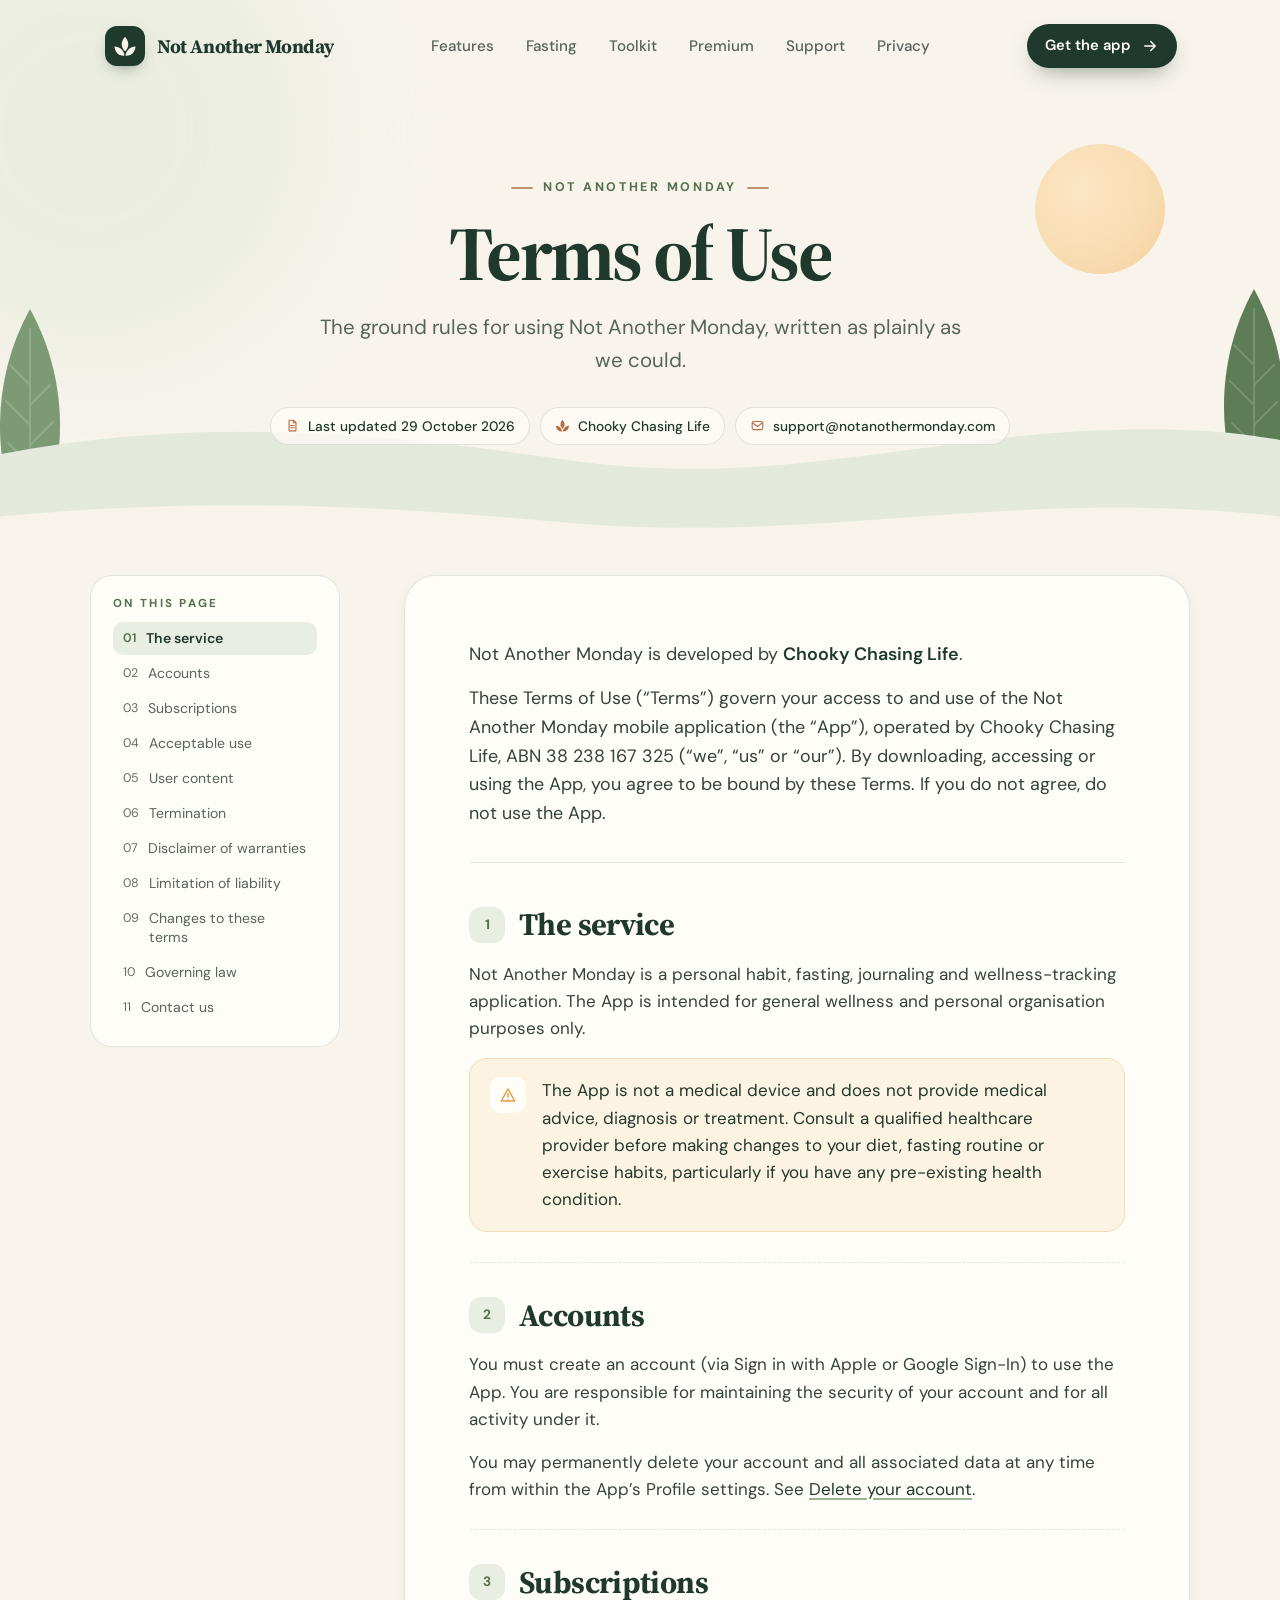
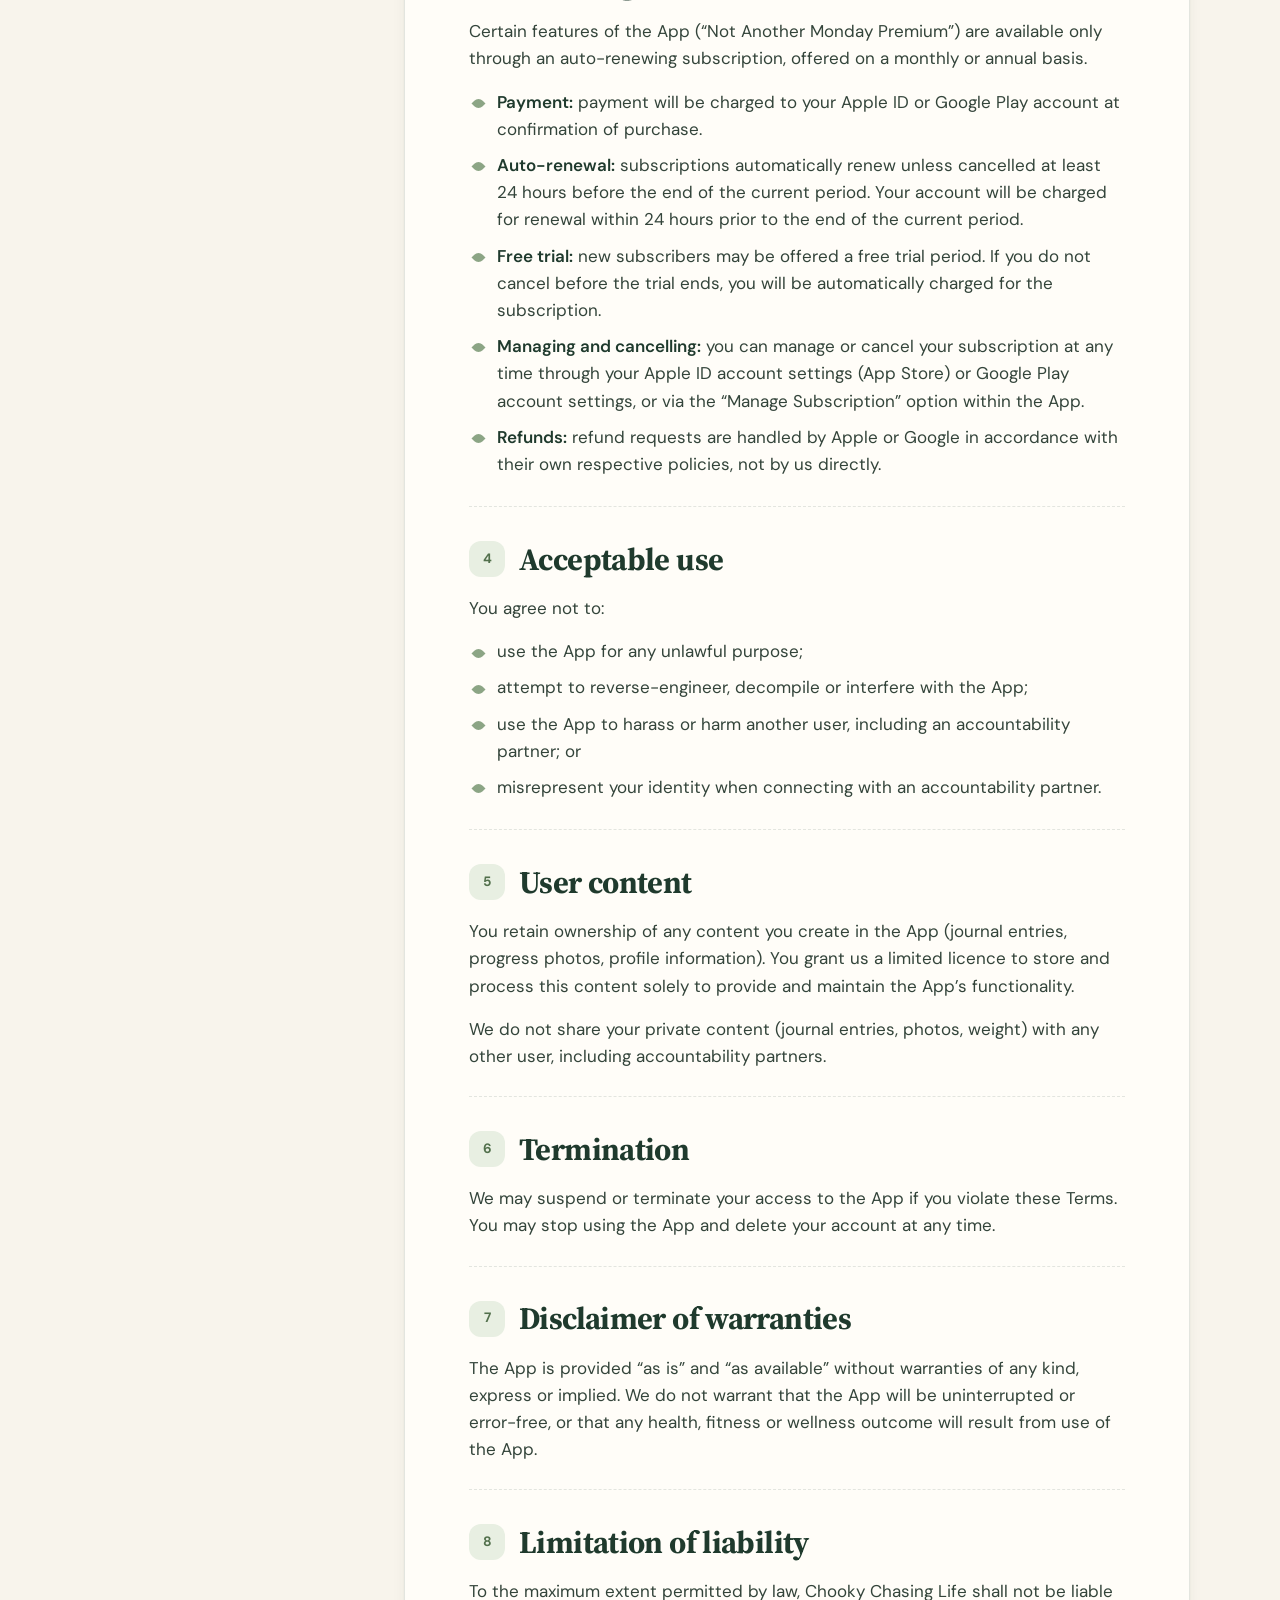
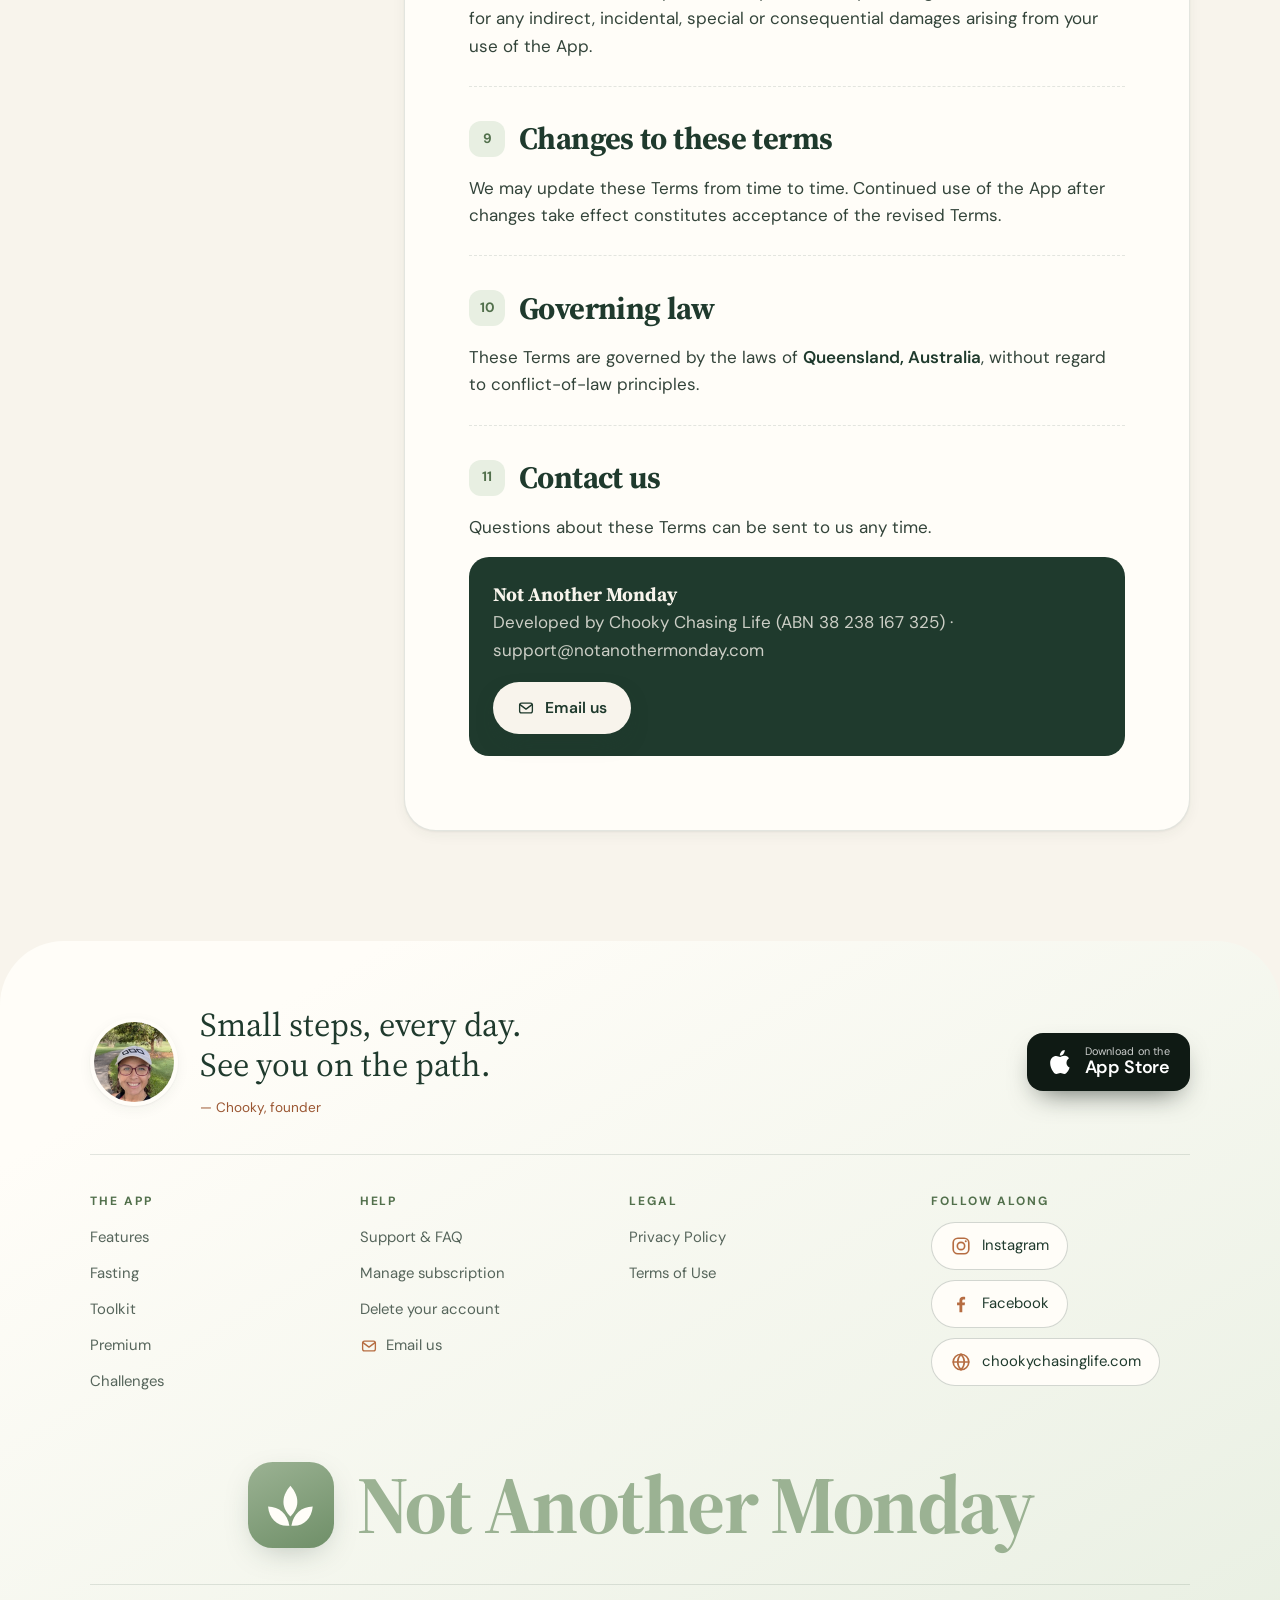
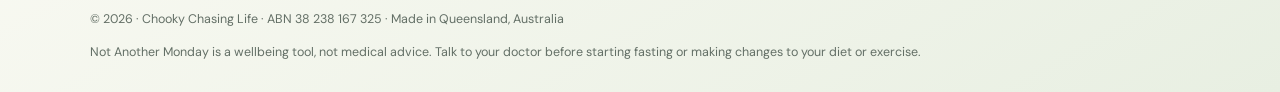
<file: terms/index.html>
<!doctype html>
<html lang="en-AU">
<head>
  <meta charset="utf-8">
  <meta name="viewport" content="width=device-width, initial-scale=1, viewport-fit=cover">
  <title>Terms of Use — Not Another Monday</title>
  <meta name="description" content="Read the Terms of Use for Not Another Monday, including subscriptions, free trials, acceptable use, your content and the responsibilities of using the app.">
  <meta name="theme-color" content="#f8f4ec">
  <meta property="og:type" content="website">
  <meta property="og:site_name" content="Not Another Monday">
  <meta property="og:title" content="Terms of Use — Not Another Monday">
  <meta property="og:description" content="Read the Terms of Use for Not Another Monday, including subscriptions, free trials, acceptable use, your content and the responsibilities of using the app.">
  <meta property="og:image" content="https://notanothermonday.com/assets/og.jpg">
  <meta property="og:image:width" content="1200">
  <meta property="og:image:height" content="630">
  <meta property="og:image:alt" content="Not Another Monday: Small steps. A brighter you. Free on the App Store">
  <meta name="twitter:card" content="summary_large_image">
  <meta property="og:url" content="https://notanothermonday.com/terms/">
  <link rel="canonical" href="https://notanothermonday.com/terms/">
  <meta name="twitter:title" content="Terms of Use — Not Another Monday">
  <meta name="twitter:description" content="Read the Terms of Use for Not Another Monday, including subscriptions, free trials, acceptable use, your content and the responsibilities of using the app.">
  <meta name="twitter:image" content="https://notanothermonday.com/assets/og.jpg">
  <meta name="apple-itunes-app" content="app-id=6809999070">
  <link rel="icon" href="../assets/favicon.ico" sizes="any">
  <link rel="icon" type="image/png" sizes="32x32" href="../assets/favicon-32.png">
  <link rel="icon" type="image/png" sizes="16x16" href="../assets/favicon-16.png">
  <link rel="apple-touch-icon" sizes="180x180" href="../assets/apple-touch-icon.png">
  <link rel="manifest" href="../site.webmanifest">
  <link rel="preconnect" href="https://fonts.googleapis.com">
  <link rel="preconnect" href="https://fonts.gstatic.com" crossorigin>
  <link href="https://fonts.googleapis.com/css2?family=DM+Sans:opsz,wght@9..40,400;9..40,500;9..40,600;9..40,700&family=Source+Serif+4:ital,opsz,wght@0,8..60,500;0,8..60,600;0,8..60,700;1,8..60,500&display=swap" rel="stylesheet">
  <link rel="stylesheet" href="../assets/css/style.css?v=2026111403">
  <script>document.documentElement.classList.add("js");setTimeout(function(){if(!window.__namReady){document.documentElement.classList.remove("js");}},2500);</script>
  <script src="../assets/js/main.js?v=2026102801" defer></script>
</head>
<body data-page="terms">
<a class="skip-link" href="#main">Skip to content</a>
<div class="progress" aria-hidden="true"></div>
<svg width="0" height="0" style="position:absolute" aria-hidden="true">
  <defs>
    <linearGradient id="ringGrad" x1="0" y1="0" x2="1" y2="1">
      <stop offset="0" stop-color="#9bb293"/>
      <stop offset="1" stop-color="#5d8156"/>
    </linearGradient>
  </defs>
  <symbol id="i-instagram" viewBox="0 0 24 24"><g fill="none" stroke="currentColor" stroke-width="1.8"><rect x="3.5" y="3.5" width="17" height="17" rx="5"/><circle cx="12" cy="12" r="4"/><circle cx="17.2" cy="6.8" r="1.1" fill="currentColor" stroke="none"/></g></symbol>
  <symbol id="i-facebook" viewBox="0 0 24 24"><path fill="currentColor" d="M13.4 21v-7.6h2.6l.4-3h-3V8.5c0-.9.3-1.5 1.5-1.5h1.6V4.3c-.3 0-1.2-.1-2.3-.1-2.3 0-3.9 1.4-3.9 4v2.2H7.7v3h2.6V21z"/></symbol>
  <symbol id="i-globe" viewBox="0 0 24 24"><g fill="none" stroke="currentColor" stroke-width="1.8" stroke-linecap="round"><circle cx="12" cy="12" r="8.5"/><path d="M3.5 12h17M12 3.5c2.4 2.5 3.6 5.3 3.6 8.5s-1.2 6-3.6 8.5c-2.4-2.5-3.6-5.3-3.6-8.5s1.2-6 3.6-8.5z"/></g></symbol>
  <symbol id="i-mark" viewBox="20 18 60 56" fill="currentColor">
    <path d="M50 22.9C56 30 58.2 36 58.2 42C58.2 49 54.5 54.5 50 59.2C45.5 54.5 41.8 49 41.8 42C41.8 36 44 30 50 22.9Z"/>
    <path d="M23.6 47.4C37 47.6 46.5 56.5 48.8 70C35 71.4 25 62.5 23.6 47.4Z"/>
    <path d="M76.4 47.4C63 47.6 53.5 56.5 51.2 70C65 71.4 75 62.5 76.4 47.4Z"/>
  </symbol>
  <symbol id="i-leaf" viewBox="0 0 100 240">
    <path d="M50 238C12 170 8 80 50 4C92 80 88 170 50 238Z" fill="currentColor"/>
    <path d="M50 234V24M50 80L30 60M50 120L26 96M50 160L28 138M50 100L70 80M50 140L73 117M50 180L70 162" stroke="#fff" stroke-opacity=".16" stroke-width="2" stroke-linecap="round" fill="none"/>
  </symbol>
  <symbol id="i-apple" viewBox="0 0 24 24" fill="currentColor"><path d="M16.365 1.43c0 1.14-.493 2.27-1.177 3.08-.744.9-1.99 1.57-2.987 1.57-.12 0-.23-.02-.3-.03-.01-.06-.04-.22-.04-.39 0-1.15.572-2.27 1.206-2.98.804-.94 2.142-1.64 3.248-1.68.03.13.05.28.05.43zm4.565 15.71c-.03.07-.463 1.58-1.518 3.12-.945 1.34-1.94 2.71-3.43 2.71-1.517 0-1.9-.88-3.63-.88-1.698 0-2.302.91-3.67.91-1.377 0-2.332-1.26-3.428-2.8-1.287-1.82-2.323-4.63-2.323-7.28 0-4.28 2.797-6.55 5.552-6.55 1.448 0 2.675.95 3.6.95.865 0 2.222-1.01 3.902-1.01.613 0 2.886.06 4.374 2.19-.13.09-2.383 1.37-2.383 4.19 0 3.26 2.854 4.42 2.955 4.45z"/></symbol>
  <symbol id="i-play" viewBox="0 0 24 24">
    <path d="M3.6 1.8L13.8 12 3.6 22.2c-.36-.2-.6-.58-.6-1.07V2.87c0-.49.24-.87.6-1.07z" fill="#32bbff"/>
    <path d="M17.2 8.6L13.8 12 3.6 1.8c.3-.17.68-.18 1.07.04L17.2 8.6z" fill="#00e676"/>
    <path d="M17.2 15.4L4.67 22.16c-.39.22-.77.21-1.07.04L13.8 12l3.4 3.4z" fill="#ff3a44"/>
    <path d="M20.6 10.5c.8.45.8 1.55 0 2l-3.4 2.9L13.8 12l3.4-3.4 3.4 1.9z" fill="#ffd500"/>
  </symbol>
  <g fill="none" stroke="currentColor" stroke-width="1.8" stroke-linecap="round" stroke-linejoin="round">
    <symbol id="i-check" viewBox="0 0 24 24"><path d="M5 12.5l4.5 4.5L19 7.5" fill="none" stroke="currentColor" stroke-width="2.6" stroke-linecap="round" stroke-linejoin="round"/></symbol>
    <symbol id="i-flame" viewBox="0 0 24 24"><path d="M12 3c.5 3-2 4.5-2 7a2 2 0 004 0c0-.8-.3-1.5-.6-2 2.3 1.2 4.1 3.6 4.1 6.3A5.5 5.5 0 0112 20a5.5 5.5 0 01-5.5-5.7C6.5 9.8 10 7.5 12 3z" fill="none" stroke="currentColor" stroke-width="1.8" stroke-linejoin="round"/></symbol>
    <symbol id="i-drop" viewBox="0 0 24 24"><path d="M12 3.5s6 6.3 6 10.5a6 6 0 01-12 0c0-4.2 6-10.5 6-10.5z" fill="none" stroke="currentColor" stroke-width="1.8" stroke-linejoin="round"/></symbol>
    <symbol id="i-walk" viewBox="0 0 24 24"><g fill="none" stroke="currentColor" stroke-width="1.8" stroke-linecap="round" stroke-linejoin="round"><circle cx="13.5" cy="4.5" r="1.8"/><path d="M9 21l2.5-6.5 2.5 2.5v4M7.5 12.5l2.5-4.5 3.5 1 2 3 2.5 1M12 14.5l1-5.5"/></g></symbol>
    <symbol id="i-book" viewBox="0 0 24 24"><path d="M4 5.5A1.5 1.5 0 015.5 4H10a2 2 0 012 2v14a2 2 0 00-2-2H4zM20 5.5A1.5 1.5 0 0018.5 4H14a2 2 0 00-2 2v14a2 2 0 012-2h6z" fill="none" stroke="currentColor" stroke-width="1.8" stroke-linejoin="round"/></symbol>
    <symbol id="i-code" viewBox="0 0 24 24"><path d="M8.5 8L4.5 12l4 4M15.5 8l4 4-4 4" fill="none" stroke="currentColor" stroke-width="1.8" stroke-linecap="round" stroke-linejoin="round"/></symbol>
    <symbol id="i-heart" viewBox="0 0 24 24"><path d="M12 20s-7.5-4.6-7.5-10.2A4.3 4.3 0 0112 7a4.3 4.3 0 017.5 2.8C19.5 15.4 12 20 12 20z" fill="none" stroke="currentColor" stroke-width="1.8" stroke-linejoin="round"/></symbol>
    <symbol id="i-shield" viewBox="0 0 24 24"><g fill="none" stroke="currentColor" stroke-width="1.8" stroke-linecap="round" stroke-linejoin="round"><path d="M12 3l7.5 3v5.5c0 4.7-3.2 8.2-7.5 9.5-4.3-1.3-7.5-4.8-7.5-9.5V6z"/><path d="M9 12l2 2 4-4"/></g></symbol>
    <symbol id="i-lock" viewBox="0 0 24 24"><g fill="none" stroke="currentColor" stroke-width="1.8" stroke-linecap="round"><rect x="5" y="10.5" width="14" height="10" rx="2.5"/><path d="M8.5 10.5V8a3.5 3.5 0 017 0v2.5"/></g></symbol>
    <symbol id="i-camera" viewBox="0 0 24 24"><g fill="none" stroke="currentColor" stroke-width="1.8" stroke-linejoin="round"><path d="M4 8.5A1.5 1.5 0 015.5 7h2l1.5-2h6l1.5 2h2A1.5 1.5 0 0120 8.5v9a1.5 1.5 0 01-1.5 1.5h-13A1.5 1.5 0 014 17.5z"/><circle cx="12" cy="13" r="3.5"/></g></symbol>
    <symbol id="i-trash" viewBox="0 0 24 24"><path d="M4.5 7h15M9.5 7V4.5h5V7M6.5 7l1 13h9l1-13M10 11v5.5M14 11v5.5" fill="none" stroke="currentColor" stroke-width="1.8" stroke-linecap="round" stroke-linejoin="round"/></symbol>
    <symbol id="i-mail" viewBox="0 0 24 24"><g fill="none" stroke="currentColor" stroke-width="1.8" stroke-linecap="round" stroke-linejoin="round"><rect x="3.5" y="5.5" width="17" height="13" rx="2.5"/><path d="M4 7.5l8 6 8-6"/></g></symbol>
    <symbol id="i-arrow-right" viewBox="0 0 24 24"><path d="M5 12h14M13 6l6 6-6 6" fill="none" stroke="currentColor" stroke-width="1.9" stroke-linecap="round" stroke-linejoin="round"/></symbol>
    <symbol id="i-arrow-left" viewBox="0 0 24 24"><path d="M19 12H5M11 6l-6 6 6 6" fill="none" stroke="currentColor" stroke-width="1.9" stroke-linecap="round" stroke-linejoin="round"/></symbol>
    <symbol id="i-chevron" viewBox="0 0 24 24"><path d="M9 6l6 6-6 6" fill="none" stroke="currentColor" stroke-width="2" stroke-linecap="round" stroke-linejoin="round"/></symbol>
    <symbol id="i-sparkles" viewBox="0 0 24 24"><path d="M11 3l1.8 4.7L17.5 9.5l-4.7 1.8L11 16l-1.8-4.7L4.5 9.5l4.7-1.8zM18.5 14l.9 2.1 2.1.9-2.1.9-.9 2.1-.9-2.1-2.1-.9 2.1-.9z" fill="none" stroke="currentColor" stroke-width="1.7" stroke-linejoin="round"/></symbol>
    <symbol id="i-trophy" viewBox="0 0 24 24"><path d="M8 4h8v5a4 4 0 01-8 0zM8 6H5a3 3 0 003 4M16 6h3a3 3 0 01-3 4M12 13v4M8.5 20h7M10 17h4" fill="none" stroke="currentColor" stroke-width="1.8" stroke-linecap="round" stroke-linejoin="round"/></symbol>
    <symbol id="i-users" viewBox="0 0 24 24"><g fill="none" stroke="currentColor" stroke-width="1.8" stroke-linecap="round"><circle cx="9" cy="8.5" r="3.2"/><path d="M3.5 19.5c.6-3.2 2.8-5 5.5-5s4.9 1.8 5.5 5"/><circle cx="16.5" cy="9" r="2.6"/><path d="M15.5 14.6c2.6-.2 4.5 1.4 5 4.4"/></g></symbol>
    <symbol id="i-calendar" viewBox="0 0 24 24"><g fill="none" stroke="currentColor" stroke-width="1.8" stroke-linecap="round" stroke-linejoin="round"><rect x="4" y="5.5" width="16" height="15" rx="2.5"/><path d="M4 10h16M8.5 3.5v4M15.5 3.5v4M9 15l2 2 4-4"/></g></symbol>
    <symbol id="i-snow" viewBox="0 0 24 24"><path d="M12 3v18M4.2 7.5l15.6 9M4.2 16.5l15.6-9M9.5 4.5L12 7l2.5-2.5M9.5 19.5L12 17l2.5 2.5" fill="none" stroke="currentColor" stroke-width="1.8" stroke-linecap="round" stroke-linejoin="round"/></symbol>
    <symbol id="i-timer" viewBox="0 0 24 24"><g fill="none" stroke="currentColor" stroke-width="1.8" stroke-linecap="round"><circle cx="12" cy="13.5" r="7"/><path d="M12 10v3.5l2.5 1.5M9.5 3.5h5"/></g></symbol>
    <symbol id="i-search" viewBox="0 0 24 24"><g fill="none" stroke="currentColor" stroke-width="2" stroke-linecap="round"><circle cx="11" cy="11" r="6.5"/><path d="M20 20l-4.2-4.2"/></g></symbol>
    <symbol id="i-ban" viewBox="0 0 24 24"><g fill="none" stroke="currentColor" stroke-width="1.8" stroke-linecap="round"><circle cx="12" cy="12" r="8.5"/><path d="M6 6l12 12"/></g></symbol>
    <symbol id="i-eyeoff" viewBox="0 0 24 24"><g fill="none" stroke="currentColor" stroke-width="1.8" stroke-linecap="round" stroke-linejoin="round"><path d="M3.5 12S6.5 6 12 6s8.5 6 8.5 6-3 6-8.5 6S3.5 12 3.5 12z"/><circle cx="12" cy="12" r="2.5"/><path d="M4 4l16 16"/></g></symbol>
    <symbol id="i-help" viewBox="0 0 24 24"><g fill="none" stroke="currentColor" stroke-width="1.8" stroke-linecap="round"><circle cx="12" cy="12" r="8.5"/><path d="M9.6 9.5a2.5 2.5 0 014.8.9c0 1.6-2.4 2.1-2.4 3.6M12 17h.01"/></g></symbol>
    <symbol id="i-refresh" viewBox="0 0 24 24"><path d="M19.5 12a7.5 7.5 0 01-13.2 4.9M4.5 12a7.5 7.5 0 0113.2-4.9M18 3.5v4h-4M6 20.5v-4h4" fill="none" stroke="currentColor" stroke-width="1.8" stroke-linecap="round" stroke-linejoin="round"/></symbol>
    <symbol id="i-bell" viewBox="0 0 24 24"><path d="M6 16.5V11a6 6 0 0112 0v5.5l1.5 2h-15zM10 20.5a2 2 0 004 0" fill="none" stroke="currentColor" stroke-width="1.8" stroke-linecap="round" stroke-linejoin="round"/></symbol>
    <symbol id="i-alert" viewBox="0 0 24 24"><g fill="none" stroke="currentColor" stroke-width="1.8" stroke-linecap="round" stroke-linejoin="round"><path d="M12 4l9 16H3z"/><path d="M12 10v4.5M12 17.5h.01"/></g></symbol>
    <symbol id="i-scale" viewBox="0 0 24 24"><g fill="none" stroke="currentColor" stroke-width="1.8" stroke-linecap="round" stroke-linejoin="round"><rect x="4" y="4" width="16" height="16" rx="4"/><path d="M8.5 10a5 5 0 017 0L13 12.5"/></g></symbol>
    <symbol id="i-card" viewBox="0 0 24 24"><g fill="none" stroke="currentColor" stroke-width="1.8" stroke-linecap="round"><rect x="3.5" y="6" width="17" height="12" rx="2.5"/><path d="M3.5 10h17M7 14.5h3"/></g></symbol>
    <symbol id="i-user" viewBox="0 0 24 24"><g fill="none" stroke="currentColor" stroke-width="1.8" stroke-linecap="round"><circle cx="12" cy="8.5" r="3.5"/><path d="M5 20c.8-3.6 3.6-5.5 7-5.5s6.2 1.9 7 5.5"/></g></symbol>
    <symbol id="i-copy" viewBox="0 0 24 24"><g fill="none" stroke="currentColor" stroke-width="1.8" stroke-linejoin="round"><rect x="8" y="8" width="12" height="12" rx="2.5"/><path d="M16 8V5.5A1.5 1.5 0 0014.5 4h-9A1.5 1.5 0 004 5.5v9A1.5 1.5 0 005.5 16H8"/></g></symbol>
    <symbol id="i-device" viewBox="0 0 24 24"><g fill="none" stroke="currentColor" stroke-width="1.8" stroke-linecap="round"><rect x="7" y="3" width="10" height="18" rx="2.5"/><path d="M11 18h2"/></g></symbol>
    <symbol id="i-doc" viewBox="0 0 24 24"><g fill="none" stroke="currentColor" stroke-width="1.8" stroke-linecap="round" stroke-linejoin="round"><path d="M6.5 3.5h7l4 4v13h-11z"/><path d="M13.5 3.5v4h4M9 12h6M9 15.5h6"/></g></symbol>
    <symbol id="i-clock" viewBox="0 0 24 24"><g fill="none" stroke="currentColor" stroke-width="1.8" stroke-linecap="round"><circle cx="12" cy="12" r="8.5"/><path d="M12 7.5V12l3 2"/></g></symbol>
  </g>
</svg>

<header class="nav" role="banner">
  <div class="wrap">
    <div class="nav-inner">
      <a class="brand" href="../" aria-label="Not Another Monday — home">
        <span class="brand-mark"><svg><use href="#i-mark"/></svg></span>
        <span class="brand-name">Not Another Monday</span>
      </a>
      <nav aria-label="Main">
        <ul class="nav-links" id="nav-links">
          <li><a href="../#features">Features</a></li>
          <li><a href="../#lock-screen">Fasting</a></li>
          <li><a href="../#toolkit">Toolkit</a></li>
          <li><a href="../#premium">Premium</a></li>
          <li><a href="../support/" data-nav="support">Support</a></li>
          <li><a href="../privacy/" data-nav="privacy">Privacy</a></li>
          <li class="mobile-only"><a href="../terms/" data-nav="terms" aria-current="page">Terms of Use</a></li>
          <li class="mobile-only"><a href="../delete-account/" data-nav="delete">Delete account</a></li>
        </ul>
      </nav>
      <a class="btn nav-cta" href="../#download">Get the app <svg><use href="#i-arrow-right"/></svg></a>
      <button class="nav-toggle" aria-label="Menu" aria-expanded="false" aria-controls="nav-links"><span></span><span></span><span></span></button>
    </div>
  </div>
</header>

<main id="main">
<section class="page-hero">
  <div class="scenery" aria-hidden="true">
    <div class="blob" style="width:460px;height:460px;left:-140px;top:-100px;background:#dfe8d6"></div>
    <div class="sun" data-parallax="0.12"></div>
    <div class="leaf" style="width:100px;height:240px;left:-20px;bottom:10px;color:#7c9a73;--r:-22deg"><svg><use href="#i-leaf"/></svg></div>
    <div class="leaf" style="width:100px;height:240px;right:-24px;bottom:30px;color:#5d7d56;--r:20deg;--sway:-5deg;animation-delay:-2s"><svg><use href="#i-leaf"/></svg></div>
    <svg class="hills" viewBox="0 0 1440 300" preserveAspectRatio="none" style="height:40%">
      <path d="M0 170C220 110 420 130 640 170C860 210 1020 140 1220 130C1340 124 1400 140 1440 150V300H0Z" fill="#e3eadb"/>
      <path d="M0 250C240 220 420 230 640 255C860 280 1060 230 1260 235C1350 237 1400 245 1440 250V300H0Z" fill="#f8f4ec"/>
    </svg>
  </div>
  <div class="wrap">
    <span class="eyebrow center" data-reveal>Not Another Monday</span>
    <h1 class="display" data-split>Terms of Use</h1>
    <p class="lead" data-reveal style="--d:300ms">The ground rules for using Not Another Monday, written as plainly as we could.</p>
    <div class="meta" data-reveal style="--d:450ms">
      <span class="chip soft"><svg><use href="#i-doc"/></svg> Last updated 29 October 2026</span>
      <span class="chip soft"><svg><use href="#i-mark"/></svg> Chooky Chasing Life</span>
      <span class="chip soft"><svg><use href="#i-mail"/></svg> support@notanothermonday.com</span>
    </div>
  </div>
</section>

<div class="wrap doc-layout">
  <aside class="toc" aria-label="On this page">
    <h2>On this page</h2>
    <ol>
      <li><a href="#service">The service</a></li>
      <li><a href="#accounts">Accounts</a></li>
      <li><a href="#subscriptions">Subscriptions</a></li>
      <li><a href="#acceptable-use">Acceptable use</a></li>
      <li><a href="#content">User content</a></li>
      <li><a href="#termination">Termination</a></li>
      <li><a href="#warranties">Disclaimer of warranties</a></li>
      <li><a href="#liability">Limitation of liability</a></li>
      <li><a href="#changes">Changes to these terms</a></li>
      <li><a href="#law">Governing law</a></li>
      <li><a href="#contact">Contact us</a></li>
    </ol>
  </aside>

  <article class="doc" data-reveal>
    <div class="doc-intro">
      <p>Not Another Monday is developed by <strong>Chooky Chasing Life</strong>.</p>
      <p>These Terms of Use (“Terms”) govern your access to and use of the Not Another Monday mobile application (the “App”), operated by Chooky Chasing Life, ABN 38 238 167 325 (“we”, “us” or “our”). By downloading, accessing or using the App, you agree to be bound by these Terms. If you do not agree, do not use the App.</p>
    </div>

    <section id="service">
      <h2><span class="n">1</span>The service</h2>
      <p>Not Another Monday is a personal habit, fasting, journaling and wellness-tracking application. The App is intended for general wellness and personal organisation purposes only.</p>
      <div class="callout warm"><span class="ci"><svg><use href="#i-alert"/></svg></span><p>The App is not a medical device and does not provide medical advice, diagnosis or treatment. Consult a qualified healthcare provider before making changes to your diet, fasting routine or exercise habits, particularly if you have any pre-existing health condition.</p></div>
    </section>

    <section id="accounts">
      <h2><span class="n">2</span>Accounts</h2>
      <p>You must create an account (via Sign in with Apple or Google Sign-In) to use the App. You are responsible for maintaining the security of your account and for all activity under it.</p>
      <p>You may permanently delete your account and all associated data at any time from within the App’s Profile settings. See <a href="../delete-account/">Delete your account</a>.</p>
    </section>

    <section id="subscriptions">
      <h2><span class="n">3</span>Subscriptions</h2>
      <p>Certain features of the App (“Not Another Monday Premium”) are available only through an auto-renewing subscription, offered on a monthly or annual basis.</p>
      <ul>
        <li><strong>Payment:</strong> payment will be charged to your Apple ID or Google Play account at confirmation of purchase.</li>
        <li><strong>Auto-renewal:</strong> subscriptions automatically renew unless cancelled at least 24 hours before the end of the current period. Your account will be charged for renewal within 24 hours prior to the end of the current period.</li>
        <li><strong>Free trial:</strong> new subscribers may be offered a free trial period. If you do not cancel before the trial ends, you will be automatically charged for the subscription.</li>
        <li><strong>Managing and cancelling:</strong> you can manage or cancel your subscription at any time through your Apple ID account settings (App Store) or Google Play account settings, or via the “Manage Subscription” option within the App.</li>
        <li><strong>Refunds:</strong> refund requests are handled by Apple or Google in accordance with their own respective policies, not by us directly.</li>
      </ul>
    </section>

    <section id="acceptable-use">
      <h2><span class="n">4</span>Acceptable use</h2>
      <p>You agree not to:</p>
      <ul>
        <li>use the App for any unlawful purpose;</li>
        <li>attempt to reverse-engineer, decompile or interfere with the App;</li>
        <li>use the App to harass or harm another user, including an accountability partner; or</li>
        <li>misrepresent your identity when connecting with an accountability partner.</li>
      </ul>
    </section>

    <section id="content">
      <h2><span class="n">5</span>User content</h2>
      <p>You retain ownership of any content you create in the App (journal entries, progress photos, profile information). You grant us a limited licence to store and process this content solely to provide and maintain the App’s functionality.</p>
      <p>We do not share your private content (journal entries, photos, weight) with any other user, including accountability partners.</p>
    </section>

    <section id="termination">
      <h2><span class="n">6</span>Termination</h2>
      <p>We may suspend or terminate your access to the App if you violate these Terms. You may stop using the App and delete your account at any time.</p>
    </section>

    <section id="warranties">
      <h2><span class="n">7</span>Disclaimer of warranties</h2>
      <p>The App is provided “as is” and “as available” without warranties of any kind, express or implied. We do not warrant that the App will be uninterrupted or error-free, or that any health, fitness or wellness outcome will result from use of the App.</p>
    </section>

    <section id="liability">
      <h2><span class="n">8</span>Limitation of liability</h2>
      <p>To the maximum extent permitted by law, Chooky Chasing Life shall not be liable for any indirect, incidental, special or consequential damages arising from your use of the App.</p>
    </section>

    <section id="changes">
      <h2><span class="n">9</span>Changes to these terms</h2>
      <p>We may update these Terms from time to time. Continued use of the App after changes take effect constitutes acceptance of the revised Terms.</p>
    </section>

    <section id="law">
      <h2><span class="n">10</span>Governing law</h2>
      <p>These Terms are governed by the laws of <strong>Queensland, Australia</strong>, without regard to conflict-of-law principles.</p>
    </section>

    <section id="contact">
      <h2><span class="n">11</span>Contact us</h2>
      <p>Questions about these Terms can be sent to us any time.</p>
      <div class="contact-card">
        <div><b>Not Another Monday</b>Developed by Chooky Chasing Life (ABN 38 238 167 325) · support@notanothermonday.com</div>
        <a class="btn" href="mailto:support@notanothermonday.com"><svg><use href="#i-mail"/></svg> Email us</a>
      </div>
    </section>
  </article>
</div>

</main>

<footer class="footer">
  <div class="wrap">
    <div class="footer-welcome">
      <div class="footer-signoff">
        <img src="../assets/chooky.webp" width="640" height="800" loading="lazy" decoding="async" alt="Chooky, founder of Not Another Monday">
        <div>
          <p class="footer-note">Small steps, every day.<br>See you on the path.</p>
          <p class="footer-founder">— Chooky, founder</p>
        </div>
      </div>
      <a class="store" href="https://apps.apple.com/app/id6809999070" target="_blank" rel="noopener" data-store="auto" aria-label="Download on the App Store">
        <svg aria-hidden="true"><use href="#i-apple"/></svg>
        <span><small>Download on the</small><strong>App Store</strong></span>
      </a>
    </div>
    <div class="footer-main">
      <nav class="footer-links" aria-label="Footer">
        <div class="footer-column">
          <h2>The app</h2>
          <ul>
            <li><a href="../#features">Features</a></li>
            <li><a href="../#lock-screen">Fasting</a></li>
            <li><a href="../#toolkit">Toolkit</a></li>
            <li><a href="../#premium">Premium</a></li>
            <li><a href="../#rewards">Challenges</a></li>
          </ul>
        </div>
        <div class="footer-column">
          <h2>Help</h2>
          <ul>
            <li><a href="../support/">Support &amp; FAQ</a></li>
            <li><a href="../support/#q-cancel">Manage subscription</a></li>
            <li><a href="../delete-account/">Delete your account</a></li>
            <li><a href="mailto:support@notanothermonday.com"><svg aria-hidden="true"><use href="#i-mail"/></svg>Email us</a></li>
          </ul>
        </div>
        <div class="footer-column">
          <h2>Legal</h2>
          <ul>
            <li><a href="../privacy/">Privacy Policy</a></li>
            <li><a href="../terms/">Terms of Use</a></li>
          </ul>
        </div>
      </nav>
      <div class="footer-follow">
        <h2 class="footer-heading" id="footer-follow-title">Follow along</h2>
        <div class="footer-social" role="group" aria-labelledby="footer-follow-title">
          <a href="https://www.instagram.com/chookychasinglife/" target="_blank" rel="noopener me" aria-label="Instagram: @chookychasinglife"><svg aria-hidden="true"><use href="#i-instagram"/></svg><span>Instagram</span></a>
          <a href="https://www.facebook.com/chookychasinglife" target="_blank" rel="noopener me" aria-label="Facebook: Chooky Chasing Life"><svg aria-hidden="true"><use href="#i-facebook"/></svg><span>Facebook</span></a>
          <a href="https://www.chookychasinglife.com/" target="_blank" rel="noopener me" aria-label="Chooky Chasing Life website"><svg aria-hidden="true"><use href="#i-globe"/></svg><span>chookychasinglife.com</span></a>
        </div>
      </div>
    </div>
    <div class="footer-wordmark" aria-hidden="true"><span class="footer-wordmark-mark"><svg><use href="#i-mark"/></svg></span><span>Not Another Monday</span></div>
    <div class="footer-bottom">
      <p>© <span data-year>2026</span> · Chooky Chasing Life · ABN 38 238 167 325 · Made in Queensland, Australia</p>
      <p>Not Another Monday is a wellbeing tool, not medical advice. Talk to your doctor before starting fasting or making changes to your diet or exercise.</p>
    </div>
  </div>
</footer>
</body>
</html>
</file>
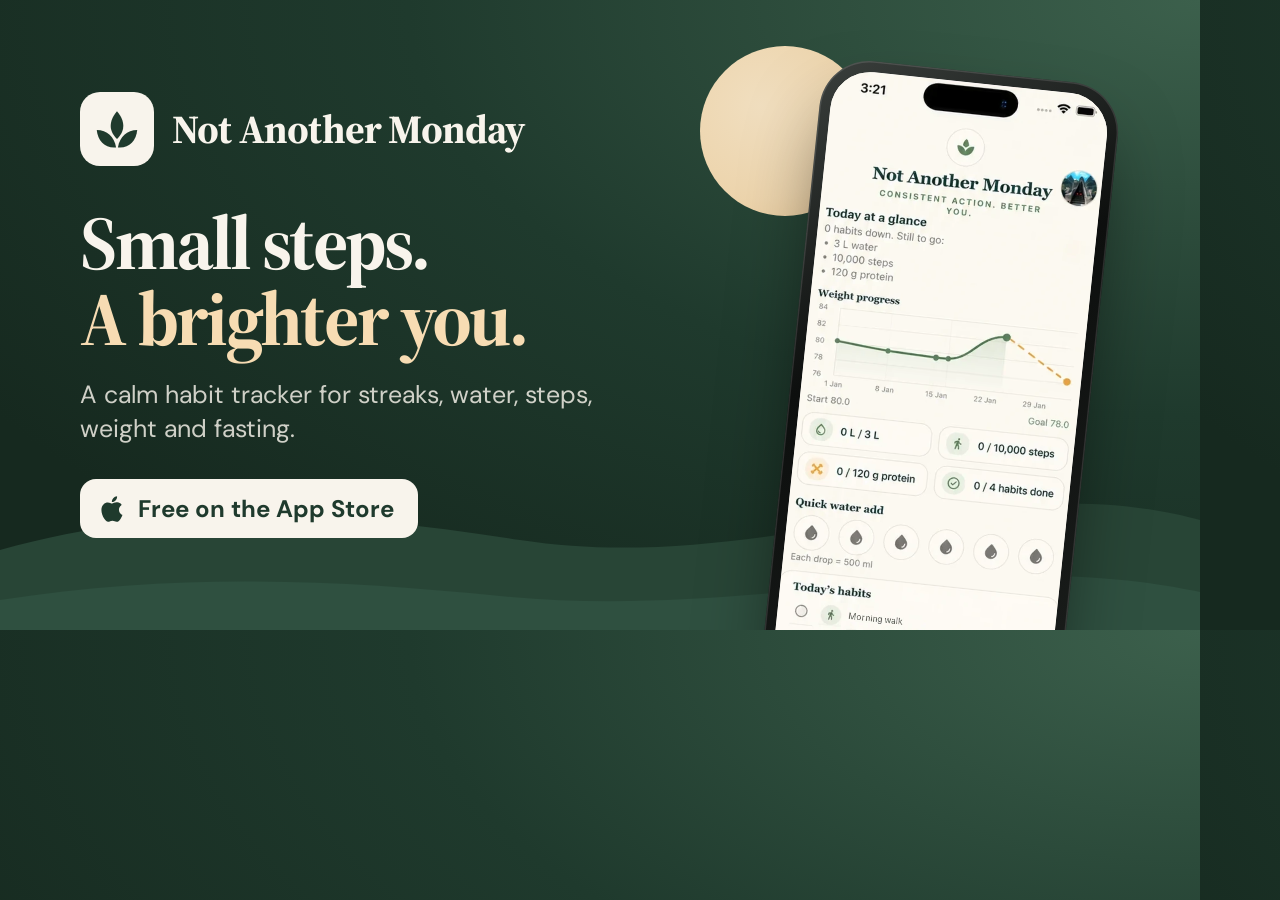
<file: tools/og-card.html>
<!doctype html>
<!--
  Social share card (og:image) for notanothermonday.com — 1200×630.
  Regenerate assets/og.jpg after changing this file or the screenshot:
    "/Applications/Google Chrome.app/Contents/MacOS/Google Chrome" --headless=new --hide-scrollbars \
      --window-size=1200,630 --virtual-time-budget=4000 --screenshot=og-card.png tools/og-card.html
  then save as JPEG at assets/og.jpg (quality ~88, keep it under 150 KB).
-->
<html lang="en-AU">
<head>
<meta charset="utf-8">
<link href="https://fonts.googleapis.com/css2?family=DM+Sans:opsz,wght@9..40,500;9..40,600;9..40,700&family=Source+Serif+4:opsz,wght@8..60,600;8..60,700&display=block" rel="stylesheet">
<style>
  * { box-sizing: border-box; margin: 0; }
  html, body { width: 1200px; height: 630px; overflow: hidden; }
  body {
    position: relative;
    background: radial-gradient(120% 120% at 100% 0%, #3c604c 0%, #1f3a2d 55%, #16291f 100%);
    font-family: "DM Sans", sans-serif;
    color: #f8f4ec;
  }
  .sun { position: absolute; width: 170px; height: 170px; border-radius: 50%; right: 330px; top: 46px;
         background: radial-gradient(circle at 35% 35%, #fbe6c6, #f7dcb3 60%, #f2cf9c); opacity: .95; }
  .hills { position: absolute; left: 0; right: 0; bottom: 0; width: 1200px; height: 190px; }
  .copy { position: absolute; left: 80px; top: 0; bottom: 0; width: 600px; display: flex; flex-direction: column; justify-content: center; }
  .brand { display: flex; align-items: center; gap: 18px; }
  .mark { width: 74px; height: 74px; border-radius: 20px; background: #f8f4ec; display: grid; place-items: center; }
  .mark svg { width: 46px; height: 46px; color: #1f3a2d; }
  .name { font-family: "Source Serif 4", serif; font-weight: 700; font-size: 40px; letter-spacing: -0.02em; }
  h1 { font-family: "Source Serif 4", serif; font-weight: 700; font-size: 76px; line-height: 1.0; letter-spacing: -0.035em; margin-top: 38px; }
  h1 span { color: #f7dcb3; }
  .sub { margin-top: 22px; font-size: 25px; color: rgba(248,244,236,.82); max-width: 520px; line-height: 1.35; }
  .pill { margin-top: 34px; display: inline-flex; align-self: flex-start; align-items: center; gap: 12px;
          padding: 14px 24px 14px 18px; border-radius: 16px; background: #f8f4ec; color: #1f3a2d; font-weight: 700; font-size: 24px; }
  .pill svg { width: 28px; height: 28px; }
  .phone {
    position: absolute; right: 110px; top: 70px;
    width: 300px; height: 648px; padding: 11px; border-radius: 50px;
    background: linear-gradient(145deg, #3a3f3c, #0d0f0e 40%, #1b1e1c);
    box-shadow: inset 0 0 0 1.5px rgba(255,255,255,.12), 0 40px 80px -20px rgba(0,0,0,.6);
    transform: rotate(6deg);
  }
  .phone .screen { width: 100%; height: 100%; border-radius: 40px; overflow: hidden; background: #fffdf8; }
  .phone img { width: 100%; height: 100%; object-fit: cover; object-position: top; display: block; }
</style>
</head>
<body>
  <div class="sun"></div>
  <svg class="hills" viewBox="0 0 1200 190" preserveAspectRatio="none" aria-hidden="true">
    <path d="M0 110C180 60 340 72 520 100C700 128 860 70 1040 64C1120 61 1170 72 1200 80V190H0Z" fill="#284536"/>
    <path d="M0 160C180 132 340 140 500 156C680 174 840 140 1010 136C1110 134 1170 146 1200 152V190H0Z" fill="#2f5040"/>
  </svg>

  <div class="copy">
    <div class="brand">
      <span class="mark"><svg viewBox="20 18 60 56" fill="currentColor">
        <path d="M50 22.9C56 30 58.2 36 58.2 42C58.2 49 54.5 54.5 50 59.2C45.5 54.5 41.8 49 41.8 42C41.8 36 44 30 50 22.9Z"/>
        <path d="M23.6 47.4C37 47.6 46.5 56.5 48.8 70C35 71.4 25 62.5 23.6 47.4Z"/>
        <path d="M76.4 47.4C63 47.6 53.5 56.5 51.2 70C65 71.4 75 62.5 76.4 47.4Z"/>
      </svg></span>
      <span class="name">Not Another Monday</span>
    </div>
    <h1>Small steps.<br><span>A brighter you.</span></h1>
    <p class="sub">A calm habit tracker for streaks, water, steps, weight and fasting.</p>
    <span class="pill">
      <svg viewBox="0 0 24 24" fill="currentColor"><path d="M16.365 1.43c0 1.14-.493 2.27-1.177 3.08-.744.9-1.99 1.57-2.987 1.57-.12 0-.23-.02-.3-.03-.01-.06-.04-.22-.04-.39 0-1.15.572-2.27 1.206-2.98.804-.94 2.142-1.64 3.248-1.68.03.13.05.28.05.43zm4.565 15.71c-.03.07-.463 1.58-1.518 3.12-.945 1.34-1.94 2.71-3.43 2.71-1.517 0-1.9-.88-3.63-.88-1.698 0-2.302.91-3.67.91-1.377 0-2.332-1.26-3.428-2.8-1.287-1.82-2.323-4.63-2.323-7.28 0-4.28 2.797-6.55 5.552-6.55 1.448 0 2.675.95 3.6.95.865 0 2.222-1.01 3.902-1.01.613 0 2.886.06 4.374 2.19-.13.09-2.383 1.37-2.383 4.19 0 3.26 2.854 4.42 2.955 4.45z"/></svg>
      Free on the App Store
    </span>
  </div>

  <div class="phone"><div class="screen"><img src="../assets/screens/glance.webp" width="524" height="1132" alt="" aria-hidden="true" decoding="async"></div></div>
</body>
</html>
</file>
<file: assets/css/style.css>
/* ==========================================================================
   Not Another Monday — site styles
   Palette and type drawn from the app: cream paper, forest ink, sage greens,
   a warm apricot sun and an amber accent for streaks.
   ========================================================================== */

:root {
  --cream: #f8f4ec;
  --cream-2: #f1eadd;
  --paper: #fffdf8;
  --forest: #1f3a2d;
  --forest-2: #2b4a3a;
  --ink: #1b2a22;
  --ink-soft: #56655b;
  --ink-mute: #636f66;
  --sage: #6f8f68;
  --sage-ink: #52704c; /* sage for text: 5:1 on cream (WCAG AA) */
  --sage-2: #9bb293;
  --sage-3: #d6e1cd;
  --sage-4: #e8efe2;
  --sun: #f7dcb3;
  --amber: #e3993c;
  /* Terracotta accent, matching the app (appTerracotta / appTerracottaSoft). */
  --terracotta: #b66d42;
  --terracotta-ink: #9a5632; /* for small text: 5.3:1 on cream (WCAG AA) */
  --terracotta-soft: #f3e3d6;
  --terracotta-line: rgba(182, 109, 66, 0.38);
  --line: rgba(31, 58, 45, 0.12);
  --line-strong: rgba(31, 58, 45, 0.2);

  --serif: "Source Serif 4", "Iowan Old Style", Georgia, serif;
  --sans: "DM Sans", ui-sans-serif, -apple-system, "Segoe UI", sans-serif;

  --radius: 22px;
  --radius-lg: 32px;
  --shadow-sm: 0 1px 2px rgba(31, 58, 45, 0.06), 0 4px 14px rgba(31, 58, 45, 0.05);
  --shadow: 0 2px 6px rgba(31, 58, 45, 0.05), 0 18px 48px -12px rgba(31, 58, 45, 0.18);
  --shadow-lg: 0 30px 80px -20px rgba(31, 58, 45, 0.35), 0 10px 30px -10px rgba(31, 58, 45, 0.2);

  --ease: cubic-bezier(0.22, 1, 0.36, 1);
  --ease-in-out: cubic-bezier(0.65, 0, 0.35, 1);
  --wrap: 1180px;
  --gutter: clamp(16px, 4vw, 40px);
}

*,
*::before,
*::after { box-sizing: border-box; }

html { -webkit-text-size-adjust: 100%; scroll-behavior: smooth; }
@media (prefers-reduced-motion: reduce) { html { scroll-behavior: auto; } }

body {
  margin: 0;
  background: var(--cream);
  color: var(--ink);
  font-family: var(--sans);
  font-size: 17px;
  line-height: 1.6;
  -webkit-font-smoothing: antialiased;
  -moz-osx-font-smoothing: grayscale;
  overflow-x: hidden;
}

/* Page enter / leave transition */
.js body { opacity: 0; transition: opacity 0.6s var(--ease); }
.js body.is-ready { opacity: 1; }
.js body.is-leaving { opacity: 0; transition-duration: 0.28s; }

img { max-width: 100%; display: block; }
a { color: inherit; }
button { font: inherit; color: inherit; }

::selection { background: var(--sage-3); color: var(--forest); }

:focus-visible {
  outline: 2px solid var(--sage);
  outline-offset: 3px;
  border-radius: 8px;
}

.wrap {
  width: 100%;
  max-width: var(--wrap);
  margin: 0 auto;
  padding: 0 var(--gutter);
}

.sr-only {
  position: absolute; width: 1px; height: 1px; padding: 0; margin: -1px;
  overflow: hidden; clip: rect(0, 0, 0, 0); white-space: nowrap; border: 0;
}

.skip-link {
  position: absolute; left: 16px; top: -60px; z-index: 200;
  background: var(--forest); color: var(--paper); padding: 10px 16px;
  border-radius: 12px; text-decoration: none; font-weight: 600;
  transition: top 0.2s;
}
.skip-link:focus { top: 16px; }

/* ---------- Type ---------- */

h1, h2, h3, h4 {
  font-family: var(--serif);
  color: var(--forest);
  font-weight: 700;
  letter-spacing: -0.02em;
  line-height: 1.05;
  margin: 0;
  text-wrap: balance;
}

.display {
  font-size: clamp(2.9rem, 7.4vw, 5.8rem);
  letter-spacing: -0.035em;
  line-height: 0.98;
}
.h2 { font-size: clamp(2.2rem, 4.6vw, 3.6rem); letter-spacing: -0.03em; }
.h3 { font-size: clamp(1.4rem, 2.2vw, 1.75rem); line-height: 1.15; }

.eyebrow {
  display: inline-flex;
  align-items: center;
  gap: 10px;
  font-family: var(--sans);
  font-size: 0.78rem;
  font-weight: 700;
  letter-spacing: 0.22em;
  text-transform: uppercase;
  color: var(--sage-ink);
}
.eyebrow::before {
  content: "";
  width: 22px; height: 2px; border-radius: 2px;
  background: currentColor; opacity: 0.6;
}
.eyebrow.center::after {
  content: "";
  width: 22px; height: 2px; border-radius: 2px;
  background: currentColor; opacity: 0.6;
}

.lead {
  font-size: clamp(1.08rem, 1.6vw, 1.28rem);
  color: var(--ink-soft);
  line-height: 1.6;
  max-width: 34em;
  text-wrap: pretty;
}

.tagline {
  font-size: 0.74rem;
  font-weight: 700;
  letter-spacing: 0.26em;
  text-transform: uppercase;
  color: var(--sage-ink);
}

.muted { color: var(--ink-soft); }
em.serif { font-family: var(--serif); font-style: italic; font-weight: 500; }

/* ---------- Buttons ---------- */

.btn {
  --bg: var(--forest);
  --fg: var(--paper);
  position: relative;
  display: inline-flex;
  align-items: center;
  justify-content: center;
  gap: 10px;
  min-height: 52px;
  padding: 0 24px;
  border: 0;
  border-radius: 999px;
  background: var(--bg);
  color: var(--fg);
  font-weight: 600;
  font-size: 0.98rem;
  text-decoration: none;
  cursor: pointer;
  overflow: hidden;
  isolation: isolate;
  transition: transform 0.4s var(--ease), box-shadow 0.4s var(--ease), background 0.3s;
  box-shadow: 0 10px 24px -10px rgba(31, 58, 45, 0.55);
}
.btn::after {
  content: "";
  position: absolute; inset: 0; z-index: -1;
  background: linear-gradient(110deg, transparent 30%, rgba(255, 255, 255, 0.22) 50%, transparent 70%);
  transform: translateX(-120%);
  transition: transform 0.9s var(--ease);
}
.btn:hover { transform: translateY(-2px); box-shadow: 0 16px 34px -12px rgba(31, 58, 45, 0.6); }
.btn:hover::after { transform: translateX(120%); }
.btn:active { transform: translateY(0) scale(0.98); }

.btn-ghost {
  --bg: transparent;
  --fg: var(--forest);
  box-shadow: inset 0 0 0 1.5px var(--line-strong);
}
.btn-ghost:hover { box-shadow: inset 0 0 0 1.5px var(--sage); background: var(--paper); }

.btn-light { --bg: var(--paper); --fg: var(--forest); }

.btn svg { width: 18px; height: 18px; flex: none; }

/* Store badges */
.stores { display: flex; flex-wrap: wrap; gap: 12px; }

.store {
  display: inline-flex;
  align-items: center;
  gap: 12px;
  height: 58px;
  padding: 0 22px 0 18px;
  border-radius: 16px;
  background: #0f1a14;
  color: #fff;
  text-decoration: none;
  cursor: pointer;
  border: 0;
  box-shadow: 0 12px 28px -12px rgba(15, 26, 20, 0.7);
  transition: transform 0.45s var(--ease), box-shadow 0.45s var(--ease);
}
.store:hover { transform: translateY(-3px); box-shadow: 0 20px 36px -14px rgba(15, 26, 20, 0.75); }
.store svg { width: 26px; height: 26px; flex: none; }
.store span { display: flex; flex-direction: column; line-height: 1.1; text-align: left; }
.store small { font-size: 0.68rem; opacity: 0.78; letter-spacing: 0.02em; }
.store strong { font-size: 1.12rem; font-weight: 600; letter-spacing: -0.01em; }
.store.light { background: var(--paper); color: var(--forest); box-shadow: 0 12px 28px -14px rgba(0, 0, 0, 0.5); }

/* ---------- Logo ---------- */

.brand {
  display: inline-flex;
  align-items: center;
  gap: 12px;
  text-decoration: none;
  color: var(--forest);
}
.brand-mark {
  width: 40px; height: 40px;
  border-radius: 12px;
  display: grid; place-items: center;
  background: var(--forest);
  color: var(--cream);
  box-shadow: 0 6px 16px -8px rgba(31, 58, 45, 0.7);
  transition: transform 0.6s var(--ease);
}
.brand:hover .brand-mark { transform: rotate(-8deg) scale(1.05); }
.brand-mark svg { width: 24px; height: 24px; }
.brand-name {
  font-family: var(--serif);
  font-weight: 700;
  font-size: 1.2rem;
  letter-spacing: -0.02em;
  white-space: nowrap;
}

/* ---------- Nav ---------- */

.nav {
  position: fixed;
  inset: 0 0 auto 0;
  z-index: 100;
  padding: 14px 0;
  transition: padding 0.4s var(--ease);
}
.nav-inner {
  display: flex;
  align-items: center;
  justify-content: space-between;
  gap: 20px;
  height: 64px;
  padding: 0 12px 0 14px;
  border-radius: 22px;
  border: 1px solid transparent;
  transition: background 0.4s var(--ease), border-color 0.4s var(--ease), box-shadow 0.4s var(--ease), backdrop-filter 0.4s;
}
.nav.is-scrolled { padding: 10px 0; }
.nav.is-scrolled .nav-inner,
.nav.is-open .nav-inner {
  background: rgba(255, 253, 248, 0.78);
  border-color: var(--line);
  box-shadow: 0 10px 30px -18px rgba(31, 58, 45, 0.35);
  backdrop-filter: saturate(1.4) blur(16px);
  -webkit-backdrop-filter: saturate(1.4) blur(16px);
}

.nav-links {
  display: flex;
  align-items: center;
  gap: 4px;
  list-style: none;
  margin: 0;
  padding: 0;
}
.nav-links a {
  position: relative;
  display: block;
  padding: 10px 14px;
  font-size: 0.95rem;
  font-weight: 500;
  color: var(--ink-soft);
  text-decoration: none;
  border-radius: 12px;
  transition: color 0.25s, background 0.25s;
}
.nav-links a:hover { color: var(--forest); background: rgba(111, 143, 104, 0.1); }
.nav-links a[aria-current="page"] { color: var(--forest); }
.nav-links a[aria-current="page"]::after {
  content: "";
  position: absolute; left: 50%; bottom: 4px;
  width: 4px; height: 4px; border-radius: 50%;
  background: var(--sage);
  transform: translateX(-50%);
}
.nav-cta { min-height: 44px; padding: 0 18px; font-size: 0.92rem; }

.nav-toggle {
  display: none;
  width: 44px; height: 44px;
  border: 0; border-radius: 14px;
  background: transparent;
  cursor: pointer;
  position: relative;
}
.nav-toggle span {
  position: absolute; left: 12px; right: 12px; height: 2px;
  background: var(--forest); border-radius: 2px;
  transition: transform 0.4s var(--ease), opacity 0.3s;
}
.nav-toggle span:nth-child(1) { top: 16px; }
.nav-toggle span:nth-child(2) { top: 21px; }
.nav-toggle span:nth-child(3) { top: 26px; }
.nav.is-open .nav-toggle span:nth-child(1) { transform: translateY(5px) rotate(45deg); }
.nav.is-open .nav-toggle span:nth-child(2) { opacity: 0; }
.nav.is-open .nav-toggle span:nth-child(3) { transform: translateY(-5px) rotate(-45deg); }

@media (max-width: 880px) {
  .nav-toggle { display: block; }
  .nav-cta { display: none; }
  .nav-links {
    position: absolute;
    top: calc(100% - 4px);
    left: var(--gutter); right: var(--gutter);
    flex-direction: column;
    align-items: stretch;
    padding: 10px;
    gap: 2px;
    background: rgba(255, 253, 248, 0.96);
    backdrop-filter: blur(16px);
    -webkit-backdrop-filter: blur(16px);
    border: 1px solid var(--line);
    border-radius: 22px;
    box-shadow: var(--shadow);
    opacity: 0;
    transform: translateY(-10px) scale(0.98);
    transform-origin: top center;
    pointer-events: none;
    transition: opacity 0.35s var(--ease), transform 0.45s var(--ease);
  }
  .nav.is-open .nav-links { opacity: 1; transform: none; pointer-events: auto; }
  .nav-links a { padding: 14px 16px; font-size: 1.05rem; }
  .nav-links a[aria-current="page"]::after { left: auto; right: 16px; top: 50%; bottom: auto; transform: translateY(-50%); width: 6px; height: 6px; }
  .nav-links .mobile-only { display: block; }
}
.nav-links .mobile-only { display: none; }
@media (max-width: 880px) { .nav-links .mobile-only { display: block; } }

/* ---------- Scroll progress (legal pages) ---------- */

.progress {
  position: fixed; top: 0; left: 0; right: 0; height: 3px; z-index: 150;
  background: linear-gradient(90deg, var(--sage), var(--amber));
  transform-origin: 0 50%;
  transform: scaleX(0);
}

/* ---------- Decorative scenery ---------- */

.scenery {
  position: absolute;
  inset: 0;
  overflow: hidden;
  pointer-events: none;
  z-index: 0;
}
.sun {
  position: absolute;
  border-radius: 50%;
  background: radial-gradient(circle at 35% 35%, #fbe6c6, var(--sun) 60%, #f2cf9c);
  filter: saturate(1.05);
  animation: sunPulse 9s var(--ease-in-out) infinite alternate;
}
@keyframes sunPulse {
  from { transform: translateY(0) scale(1); }
  to { transform: translateY(-14px) scale(1.04); }
}
.blob {
  position: absolute;
  border-radius: 50%;
  filter: blur(60px);
  opacity: 0.55;
}
.hills {
  position: absolute;
  left: -2%; right: -2%; bottom: -1px;
  width: 104%;
  height: auto;
}
.leaf {
  position: absolute;
  color: var(--sage-ink);
  transform-origin: 50% 100%;
  animation: sway 7s var(--ease-in-out) infinite alternate;
}
.leaf svg { width: 100%; height: 100%; display: block; overflow: visible; }
@keyframes sway {
  from { transform: rotate(var(--r, 0deg)); }
  to { transform: rotate(calc(var(--r, 0deg) + var(--sway, 5deg))); }
}

/* Floating particles (tiny seeds) */
.seed {
  position: absolute;
  width: 6px; height: 6px; border-radius: 50%;
  background: var(--sage-2);
  opacity: 0;
  animation: drift 14s linear infinite;
}
@keyframes drift {
  0% { transform: translate(0, 0); opacity: 0; }
  10% { opacity: 0.7; }
  90% { opacity: 0.5; }
  100% { transform: translate(60px, -420px); opacity: 0; }
}

/* ---------- Phone mockup ---------- */

.phone {
  --w: 300px;
  position: relative;
  width: var(--w);
  aspect-ratio: 524 / 1132;
  padding: calc(var(--w) * 0.035);
  border-radius: calc(var(--w) * 0.17);
  background: linear-gradient(145deg, #3a3f3c, #0d0f0e 40%, #1b1e1c);
  box-shadow:
    inset 0 0 0 1.5px rgba(255, 255, 255, 0.12),
    inset 0 0 0 4px #0b0c0c,
    var(--shadow-lg);
  flex: none;
}
.phone::before,
.phone::after {
  content: "";
  position: absolute;
  width: 3px;
  background: #242826;
  border-radius: 3px;
}
.phone::before { left: -3px; top: 22%; height: 11%; box-shadow: 0 calc(var(--w) * 0.26) 0 #242826; }
.phone::after { right: -3px; top: 28%; height: 16%; }
.phone .screen {
  position: relative;
  width: 100%;
  height: 100%;
  border-radius: calc(var(--w) * 0.135);
  overflow: hidden;
  background: var(--paper);
  transform: translateZ(0);
}
.phone .screen img {
  position: absolute;
  inset: 0;
  width: 100%;
  height: 100%;
  object-fit: cover;
  object-position: top;
}
.phone .glare {
  position: absolute; inset: 0; border-radius: inherit; pointer-events: none;
  background: linear-gradient(115deg, rgba(255, 255, 255, 0.16) 0%, rgba(255, 255, 255, 0) 32%);
  mix-blend-mode: screen;
}

/* ---------- Reveal on scroll ---------- */

.js [data-reveal] {
  opacity: 0;
  transform: translateY(32px);
  transition: opacity 1s var(--ease), transform 1.1s var(--ease);
  transition-delay: var(--d, 0ms);
}
.js [data-reveal="left"] { transform: translateX(-40px); }
.js [data-reveal="right"] { transform: translateX(40px); }
.js [data-reveal="scale"] { transform: scale(0.94); }
.js [data-reveal].is-in { opacity: 1; transform: none; }

/* Split headline words */
.split .w { display: inline-block; overflow: hidden; vertical-align: top; padding-bottom: 0.08em; margin-bottom: -0.08em; }
.split .w > span { display: inline-block; transform: translateY(105%); transition: transform 1.1s var(--ease); transition-delay: var(--d, 0ms); }
.split.is-in .w > span { transform: none; }

@media (prefers-reduced-motion: reduce) {
  *, *::before, *::after { animation-duration: 0.01ms !important; animation-iteration-count: 1 !important; transition-duration: 0.01ms !important; }
  .js [data-reveal] { opacity: 1; transform: none; }
  .split .w > span { transform: none; }
}

/* ==========================================================================
   Landing page
   ========================================================================== */

.hero {
  position: relative;
  min-height: 100svh;
  padding: 150px 0 120px;
  display: flex;
  align-items: center;
  overflow: hidden;
}
.hero .scenery .sun { width: clamp(120px, 14vw, 200px); aspect-ratio: 1; right: 8%; top: 16%; }
.hero-grid {
  position: relative;
  z-index: 2;
  display: grid;
  grid-template-columns: 1.08fr 0.92fr;
  gap: 40px;
  align-items: center;
}
.hero-copy .tagline { display: block; margin: 22px 0 0; }
.hero-copy .display { margin-top: 18px; }
.hero-copy .lead { margin: 26px 0 36px; }
.hero-meta {
  display: flex; align-items: center; gap: 14px;
  margin-top: 34px;
  font-size: 0.92rem; color: var(--ink-soft);
}
.hero-meta .dots { display: flex; }
.hero-meta .dots i {
  width: 30px; height: 30px; border-radius: 50%;
  border: 2px solid var(--cream);
  margin-left: -8px;
  display: grid; place-items: center;
  font-style: normal; font-size: 0.85rem;
}
.hero-meta .dots i:first-child { margin-left: 0; }

.hero-pill {
  display: inline-flex; align-items: center; gap: 10px;
  padding: 7px 14px 7px 8px;
  border-radius: 999px;
  background: rgba(255, 253, 248, 0.75);
  border: 1px solid var(--line);
  font-size: 0.86rem; font-weight: 500; color: var(--ink-soft);
  box-shadow: var(--shadow-sm);
}
.hero-pill b {
  padding: 3px 10px; border-radius: 999px;
  background: var(--forest); color: var(--cream);
  font-size: 0.72rem; letter-spacing: 0.08em; text-transform: uppercase;
}

.hero-stage {
  position: relative;
  height: min(680px, 78vh);
  min-height: 560px;
  display: grid;
  place-items: center;
  perspective: 1400px;
}
.hero-stage .phone-main { --w: clamp(250px, 24vw, 310px); z-index: 3; transform-style: preserve-3d; transition: transform 0.8s var(--ease); }
.hero-stage .phone-back {
  --w: clamp(210px, 20vw, 262px);
  position: absolute;
  z-index: 1;
  opacity: 0.95;
}
.hero-stage .phone-back.b1 { transform: translate(-58%, 6%) rotate(-9deg); }
.hero-stage .phone-back.b2 { transform: translate(58%, 8%) rotate(9deg); }
.hero-stage .phone-back .screen::after { content: ""; position: absolute; inset: 0; background: rgba(248, 244, 236, 0.18); }

.float-card {
  position: absolute;
  z-index: 4;
  display: flex;
  align-items: center;
  gap: 12px;
  padding: 12px 16px 12px 12px;
  border-radius: 18px;
  background: rgba(255, 253, 248, 0.92);
  backdrop-filter: blur(10px);
  -webkit-backdrop-filter: blur(10px);
  border: 1px solid var(--line);
  box-shadow: var(--shadow);
  font-size: 0.86rem;
  line-height: 1.25;
  animation: bob 6s var(--ease-in-out) infinite alternate;
  white-space: nowrap;
}
.float-card strong { display: block; color: var(--forest); font-size: 0.95rem; }
.float-card small { color: var(--ink-mute); }
.float-card .ico {
  width: 38px; height: 38px; border-radius: 12px;
  display: grid; place-items: center; flex: none;
  background: var(--sage-4); color: var(--sage-ink);
}
.float-card .ico.amber { background: #fcecd6; color: var(--amber); }
.float-card .ico svg { width: 20px; height: 20px; }
.float-card.c1 { top: 12%; left: -4%; animation-delay: -1s; }
.float-card.c2 { bottom: 20%; right: -6%; animation-delay: -3s; }
.float-card.c3 { bottom: 6%; left: 2%; animation-delay: -4.5s; }
@keyframes bob {
  from { transform: translateY(0); }
  to { transform: translateY(-14px); }
}

.scroll-cue {
  position: absolute; left: 50%; bottom: 26px; z-index: 3;
  transform: translateX(-50%);
  display: flex; flex-direction: column; align-items: center; gap: 8px;
  font-size: 0.7rem; letter-spacing: 0.24em; text-transform: uppercase; color: var(--ink-mute);
  text-decoration: none;
}
.scroll-cue i {
  width: 22px; height: 36px; border-radius: 12px; border: 1.5px solid var(--line-strong);
  position: relative;
}
.scroll-cue i::after {
  content: ""; position: absolute; left: 50%; top: 7px; width: 3px; height: 7px; border-radius: 2px;
  background: var(--sage); transform: translateX(-50%);
  animation: wheel 2s var(--ease) infinite;
}
@keyframes wheel {
  0% { opacity: 0; transform: translate(-50%, 0); }
  30% { opacity: 1; }
  100% { opacity: 0; transform: translate(-50%, 12px); }
}

@media (max-width: 960px) {
  .hero { padding: 130px 0 100px; min-height: auto; }
  .hero-grid { grid-template-columns: 1fr; gap: 56px; text-align: center; }
  .hero-copy .lead { margin-left: auto; margin-right: auto; }
  .hero-copy .stores, .hero-meta { justify-content: center; }
  .hero-stage { height: 600px; min-height: 0; }
  .scroll-cue { display: none; }
}
@media (max-width: 560px) {
  .hero-stage { height: 520px; }
  .hero-stage .phone-main { --w: 236px; }
  .hero-stage .phone-back { --w: 196px; }
  .hero-stage .phone-back.b1 { transform: translate(-44%, 8%) rotate(-9deg); }
  .hero-stage .phone-back.b2 { transform: translate(44%, 8%) rotate(9deg); }
  .float-card { font-size: 0.78rem; padding: 9px 12px 9px 9px; }
  .float-card .ico { width: 32px; height: 32px; }
  .float-card.c1 { left: 0; top: 4%; }
  .float-card.c2 { right: 0; }
  .float-card.c3 { display: none; }
}

/* Marquee */
.marquee {
  position: relative;
  z-index: 2;
  padding: 22px 0;
  background: var(--forest);
  color: var(--cream);
  overflow: hidden;
  transform: rotate(-1.2deg);
  margin: -30px -2% 0;
  box-shadow: 0 20px 40px -24px rgba(31, 58, 45, 0.6);
}
.marquee-track {
  display: flex;
  width: max-content;
  animation: marquee 38s linear infinite;
}
.marquee-track span {
  display: inline-flex; align-items: center; gap: 28px;
  padding-right: 28px;
  font-family: var(--serif);
  font-size: clamp(1.2rem, 2vw, 1.6rem);
  font-weight: 600;
  letter-spacing: -0.01em;
  white-space: nowrap;
}
.marquee-track span svg { width: 22px; height: 22px; color: var(--sage-2); }
@keyframes marquee { to { transform: translateX(-50%); } }

/* Generic section */
.section { position: relative; padding: clamp(90px, 12vw, 150px) 0; }
.section-head { max-width: 760px; margin: 0 auto clamp(48px, 7vw, 80px); text-align: center; }
.section-head .h2 { margin: 18px 0 18px; }
.section-head .lead { margin: 0 auto; }

/* ---------- Check-in ring demo ---------- */

.checkin {
  display: grid;
  grid-template-columns: 1fr 1fr;
  gap: clamp(40px, 6vw, 90px);
  align-items: center;
}
.checkin-copy .h2 { margin: 18px 0 20px; }
.checkin-copy .lead { margin-bottom: 30px; }

.ring-card {
  position: relative;
  padding: clamp(28px, 4vw, 44px);
  border-radius: var(--radius-lg);
  background: var(--paper);
  border: 1px solid var(--line);
  box-shadow: var(--shadow);
  overflow: hidden;
}
.ring-card::before {
  content: "";
  position: absolute; width: 380px; height: 380px; right: -140px; top: -160px;
  border-radius: 50%;
  background: radial-gradient(circle, var(--sage-4), transparent 70%);
}
.ring-card h3 { position: relative; text-align: center; font-size: 1.45rem; line-height: 1.2; }

.ring {
  position: relative;
  width: min(250px, 70%);
  aspect-ratio: 1;
  margin: 26px auto 30px;
}
.ring svg { width: 100%; height: 100%; transform: rotate(-90deg); overflow: visible; }
.ring .track { fill: none; stroke: var(--sage-4); stroke-width: 12; }
.ring .bar {
  fill: none; stroke: url(#ringGrad); stroke-width: 12; stroke-linecap: round;
  stroke-dasharray: 628.3; stroke-dashoffset: 628.3;
  transition: stroke-dashoffset 1s var(--ease);
  filter: drop-shadow(0 6px 10px rgba(111, 143, 104, 0.35));
}
.ring-label {
  position: absolute; inset: 0;
  display: flex; flex-direction: column; align-items: center; justify-content: center;
  text-align: center;
}
.ring-label .t { font-family: var(--serif); font-weight: 700; font-size: 1.55rem; color: var(--forest); line-height: 1.05; transition: opacity 0.3s; }
.ring-label .n { font-family: var(--serif); font-weight: 700; font-size: 1.35rem; margin-top: 8px; color: var(--forest); font-variant-numeric: tabular-nums; }
.ring-label small { color: var(--ink-mute); font-size: 0.85rem; }
.ring.is-done .ring-label .t { color: var(--sage-ink); }

.ring-burst { position: absolute; inset: 0; pointer-events: none; }
.ring-burst i {
  position: absolute; left: 50%; top: 50%;
  width: 8px; height: 8px; border-radius: 50%;
  background: var(--sage);
  opacity: 0;
}
.ring.is-done .ring-burst i { animation: burst 1s var(--ease) forwards; }
@keyframes burst {
  0% { opacity: 1; transform: translate(-50%, -50%) rotate(var(--a)) translateY(0) scale(1); }
  100% { opacity: 0; transform: translate(-50%, -50%) rotate(var(--a)) translateY(calc(-1 * var(--dist, 150px))) scale(0.4); }
}

.habit-list { list-style: none; margin: 0; padding: 0; display: grid; gap: 10px; position: relative; }
.habit {
  width: 100%;
  display: flex; align-items: center; gap: 14px;
  padding: 12px 14px;
  border-radius: 16px;
  border: 1px solid var(--line);
  background: var(--cream);
  text-align: left;
  cursor: pointer;
  transition: background 0.35s var(--ease), border-color 0.35s var(--ease), transform 0.35s var(--ease);
}
.habit:hover { transform: translateX(4px); border-color: var(--sage-2); }
.habit .box {
  width: 26px; height: 26px; flex: none; border-radius: 50%;
  border: 2px solid var(--sage-2);
  display: grid; place-items: center;
  transition: background 0.35s var(--ease), border-color 0.35s;
}
.habit .box svg { width: 14px; height: 14px; color: #fff; stroke-dasharray: 20; stroke-dashoffset: 20; transition: stroke-dashoffset 0.45s var(--ease) 0.1s; }
.habit .hi {
  width: 34px; height: 34px; flex: none; border-radius: 11px;
  background: var(--sage-4); color: var(--sage-ink);
  display: grid; place-items: center;
}
.habit .hi svg { width: 18px; height: 18px; }
.habit .name { flex: 1; font-weight: 500; font-size: 0.96rem; }
.habit .streak { font-size: 0.8rem; color: var(--ink-mute); font-variant-numeric: tabular-nums; }
.habit[aria-pressed="true"] { background: var(--sage-4); border-color: var(--sage-3); }
.habit[aria-pressed="true"] .box { background: var(--sage); border-color: var(--sage); }
.habit[aria-pressed="true"] .box svg { stroke-dashoffset: 0; }
.habit[aria-pressed="true"] .name { color: var(--forest); }
.habit[aria-pressed="true"] .streak { color: var(--amber); font-weight: 600; }

.checkin-points { list-style: none; padding: 0; margin: 0; display: grid; gap: 16px; }
.checkin-points li { display: flex; gap: 14px; align-items: flex-start; color: var(--ink-soft); }
.checkin-points li b { color: var(--forest); font-weight: 600; }
.tick {
  width: 26px; height: 26px; flex: none; border-radius: 50%;
  background: var(--sage-4); color: var(--sage-ink);
  display: grid; place-items: center; margin-top: 1px;
}
.tick svg { width: 14px; height: 14px; }

@media (max-width: 900px) {
  .checkin { grid-template-columns: 1fr; }
}

/* ---------- Feature story (sticky phone) ---------- */

.story { background: linear-gradient(180deg, var(--cream), var(--cream-2) 30%, var(--cream-2) 70%, var(--cream)); }
.story-grid {
  display: grid;
  grid-template-columns: 1fr 1fr;
  gap: clamp(40px, 6vw, 100px);
}
.story-stage {
  position: sticky;
  top: 0;
  height: 100vh;
  display: grid;
  place-items: center;
}
.story-stage .halo {
  position: absolute;
  width: min(520px, 90%); aspect-ratio: 1;
  border-radius: 50%;
  background: radial-gradient(circle, rgba(155, 178, 147, 0.45), transparent 65%);
  transition: background 0.8s var(--ease);
}
.story-stage .ring-deco {
  position: absolute;
  width: min(460px, 82%); aspect-ratio: 1;
  border-radius: 50%;
  border: 1.5px dashed rgba(111, 143, 104, 0.35);
  animation: spin 60s linear infinite;
}
@keyframes spin { to { transform: rotate(360deg); } }
.story-stage .phone { --w: clamp(260px, 25vw, 320px); }
.story-stage .screen img {
  opacity: 0;
  transform: scale(1.04);
  transition: opacity 0.7s var(--ease), transform 0.9s var(--ease);
}
.story-stage .screen img.is-active { opacity: 1; transform: none; }
.story-dots {
  position: absolute; right: -10px; top: 50%; transform: translateY(-50%);
  display: grid; gap: 10px;
}
.story-dots i {
  width: 6px; height: 6px; border-radius: 6px; background: var(--sage-3);
  transition: height 0.5s var(--ease), background 0.4s;
}
.story-dots i.is-active { height: 26px; background: var(--sage); }

.story-steps { padding: 20vh 0; }
.story-step {
  min-height: 78vh;
  display: flex;
  flex-direction: column;
  justify-content: center;
  opacity: 0.28;
  transition: opacity 0.6s var(--ease);
}
.story-step.is-active { opacity: 1; }
.story-step .num {
  font-family: var(--serif); font-weight: 600; font-size: 0.95rem;
  color: var(--sage-ink);
  display: flex; align-items: center; gap: 12px;
}
.story-step .num::after { content: ""; flex: 0 0 48px; height: 1.5px; background: var(--sage-3); }
.story-step .h2 { margin: 18px 0 18px; font-size: clamp(2rem, 3.6vw, 3rem); }
.story-step .lead { margin-bottom: 26px; }
.story-step .chips { display: flex; flex-wrap: wrap; gap: 8px; }
.chip {
  display: inline-flex; align-items: center; gap: 8px;
  padding: 7px 14px; border-radius: 999px;
  background: var(--paper); border: 1px solid var(--line);
  font-size: 0.86rem; font-weight: 500; color: var(--forest);
}
.chip svg { width: 15px; height: 15px; color: var(--sage-ink); }
.story-step .phone { display: none; }

@media (max-width: 900px) {
  .story-grid { grid-template-columns: 1fr; }
  .story-stage { display: none; }
  .story-steps { padding: 0; }
  .story-step { min-height: 0; opacity: 1; padding: 40px 0; text-align: center; align-items: center; }
  .story-step .lead { margin-left: auto; margin-right: auto; }
  .story-step .chips { justify-content: center; }
  .story-step .num { justify-content: center; }
  .story-step .num::after { display: none; }
  .story-step .phone { display: block; --w: min(270px, 72vw); margin: 40px auto 0; }
}

/* ---------- Plans ---------- */

.plans {
  display: grid;
  grid-template-columns: 1fr 1.1fr;
  gap: 24px;
  max-width: 1000px;
  margin: 0 auto;
  align-items: stretch;
}
.plan {
  position: relative;
  padding: clamp(28px, 4vw, 44px);
  border-radius: var(--radius-lg);
  background: var(--paper);
  border: 1px solid var(--line);
  box-shadow: var(--shadow-sm);
  display: flex;
  flex-direction: column;
}
.plan h3 { font-size: 1.9rem; }
.plan .price { margin: 10px 0 24px; color: var(--ink-soft); }
.plan ul { list-style: none; padding: 0; margin: 0 0 30px; display: grid; gap: 13px; flex: 1; }
.plan li { display: flex; gap: 12px; align-items: flex-start; }
.plan li .tick { width: 22px; height: 22px; }
.plan li .tick svg { width: 12px; height: 12px; }

.plan.premium {
  background: radial-gradient(120% 90% at 100% 0%, #3c604c 0%, var(--forest) 55%, #16291f 100%);
  color: rgba(248, 244, 236, 0.86);
  border: 0;
  box-shadow: var(--shadow-lg);
  overflow: hidden;
  isolation: isolate;
}
.plan.premium::before {
  content: "";
  position: absolute; inset: -1px; z-index: -1; border-radius: inherit; padding: 1.5px;
  background: conic-gradient(from var(--ang, 0deg), transparent 0 70%, rgba(247, 220, 179, 0.9) 80%, transparent 90%);
  -webkit-mask: linear-gradient(#000 0 0) content-box, linear-gradient(#000 0 0);
  -webkit-mask-composite: xor;
  mask-composite: exclude;
  animation: orbit 6s linear infinite;
}
@property --ang { syntax: "<angle>"; initial-value: 0deg; inherits: false; }
@keyframes orbit { to { --ang: 360deg; } }
.plan.premium h3 { color: var(--cream); }
.plan.premium .price { color: rgba(248, 244, 236, 0.75); }
.plan.premium .tick { background: rgba(247, 220, 179, 0.16); color: var(--sun); }
.plan.premium li b { color: var(--cream); font-weight: 600; }
.plan .badge {
  position: absolute; top: 26px; right: 26px;
  padding: 6px 12px; border-radius: 999px;
  background: var(--sun); color: var(--forest);
  font-size: 0.74rem; font-weight: 700; letter-spacing: 0.08em; text-transform: uppercase;
}
.plan.premium .leafy {
  position: absolute; right: -60px; bottom: -70px; width: 260px; height: 260px;
  color: rgba(247, 220, 179, 0.07); z-index: -1;
}
.plan-note { text-align: center; margin-top: 28px; font-size: 0.9rem; color: var(--ink-mute); }

@media (max-width: 820px) { .plans { grid-template-columns: 1fr; } }

/* ---------- Challenges ---------- */

.rewards {
  display: grid;
  grid-template-columns: 0.9fr 1.1fr;
  gap: clamp(40px, 6vw, 90px);
  align-items: center;
}
.reward-stack { display: grid; gap: 14px; }
.reward {
  display: grid;
  grid-template-columns: auto 1fr auto;
  gap: 6px 16px;
  align-items: center;
  padding: 18px 20px;
  border-radius: 20px;
  background: var(--paper);
  border: 1px solid var(--line);
  box-shadow: var(--shadow-sm);
  transition: transform 0.5s var(--ease), box-shadow 0.5s var(--ease);
}
.reward:hover { transform: translateY(-3px); box-shadow: var(--shadow); }
.reward .ri {
  grid-row: span 2;
  width: 46px; height: 46px; border-radius: 14px;
  background: var(--sage-4); color: var(--sage-ink);
  display: grid; place-items: center;
}
.reward .ri svg { width: 22px; height: 22px; }
.reward h4 { font-family: var(--sans); font-size: 1.02rem; font-weight: 600; letter-spacing: -0.01em; color: var(--forest); }
.reward p { margin: 0; font-size: 0.88rem; color: var(--ink-soft); grid-column: 2 / 4; }
.reward .count { font-size: 0.84rem; font-weight: 600; color: var(--sage-ink); font-variant-numeric: tabular-nums; }
.reward .bar {
  grid-column: 1 / -1;
  height: 8px; border-radius: 8px; background: var(--cream-2); overflow: hidden; margin-top: 8px;
}
.reward .bar i {
  display: block; height: 100%; width: 0; border-radius: inherit;
  background: linear-gradient(90deg, var(--sage), var(--sage-2));
  transition: width 1.6s var(--ease) 0.2s;
}
.reward.is-in .bar i { width: var(--p); }
.reward.earned { background: linear-gradient(180deg, #fff8ec, #fdf0dc); border-color: #f3d9ae; }
.reward.earned .ri { background: #fbe4c0; color: var(--amber); }
.reward.earned .count { color: var(--amber); }
.reward.earned .bar i { background: linear-gradient(90deg, var(--amber), #f0b865); }

@media (max-width: 900px) { .rewards { grid-template-columns: 1fr; } }

/* ---------- Privacy promise ---------- */

.promise {
  position: relative;
  border-radius: clamp(28px, 4vw, 44px);
  background: var(--paper);
  border: 1px solid var(--line);
  padding: clamp(36px, 6vw, 80px);
  overflow: hidden;
}
.promise-grid {
  display: grid;
  grid-template-columns: repeat(4, 1fr);
  gap: 18px;
  margin-top: 48px;
}
.promise-item {
  padding: 26px 22px;
  border-radius: 22px;
  background: var(--cream);
  border: 1px solid var(--line);
  transition: transform 0.5s var(--ease), background 0.5s;
}
.promise-item:hover { transform: translateY(-6px); background: var(--sage-4); }
.promise-item .pi {
  width: 48px; height: 48px; border-radius: 15px;
  background: var(--forest); color: var(--cream);
  display: grid; place-items: center;
  margin-bottom: 20px;
}
.promise-item .pi svg { width: 22px; height: 22px; }
.promise-item h3 { font-size: 1.25rem; margin-bottom: 8px; }
.promise-item p { margin: 0; font-size: 0.93rem; color: var(--ink-soft); }

@media (max-width: 980px) { .promise-grid { grid-template-columns: repeat(2, 1fr); } }
@media (max-width: 560px) { .promise-grid { grid-template-columns: 1fr; } }

/* ---------- Gallery ---------- */

.gallery { overflow: hidden; }
.gallery-track {
  display: flex;
  gap: clamp(20px, 3vw, 36px);
  padding: 30px var(--gutter) 60px;
  overflow-x: auto;
  scroll-snap-type: x mandatory;
  scrollbar-width: none;
  cursor: grab;
  scroll-padding: 0 var(--gutter);
}
.gallery-track::-webkit-scrollbar { display: none; }
.gallery-track.is-dragging { cursor: grabbing; scroll-snap-type: none; }
.gallery-track.is-dragging * { pointer-events: none; }
.shot {
  flex: none;
  scroll-snap-align: center;
  display: flex; flex-direction: column; align-items: center; gap: 22px;
  transition: transform 0.6s var(--ease);
}
.shot .phone { --w: clamp(220px, 22vw, 260px); }
.shot:hover { transform: translateY(-10px); }
.shot figcaption { text-align: center; }
.shot figcaption b { display: block; font-family: var(--serif); font-size: 1.15rem; color: var(--forest); }
.shot figcaption span { font-size: 0.88rem; color: var(--ink-mute); }
.gallery-controls {
  display: flex; justify-content: center; gap: 12px;
}
.round-btn {
  width: 52px; height: 52px; border-radius: 50%;
  border: 1px solid var(--line-strong); background: var(--paper);
  display: grid; place-items: center; cursor: pointer;
  transition: background 0.3s, transform 0.4s var(--ease), color 0.3s;
}
.round-btn:hover { background: var(--forest); color: var(--cream); transform: scale(1.06); }
.round-btn svg { width: 20px; height: 20px; }

/* ---------- Final CTA ---------- */

.cta {
  position: relative;
  margin: 0 var(--gutter) var(--gutter);
  border-radius: clamp(28px, 4vw, 48px);
  background: var(--forest);
  color: var(--cream);
  overflow: hidden;
  padding: clamp(80px, 12vw, 150px) 0 clamp(140px, 16vw, 200px);
  text-align: center;
  isolation: isolate;
}
.cta .scenery { z-index: -1; }
.cta .sun { width: 150px; aspect-ratio: 1; left: 10%; top: 14%; opacity: 0.9; }
.cta .mark-xl {
  width: 84px; height: 84px; margin: 0 auto 28px;
  color: var(--sun);
  animation: grow 5s var(--ease-in-out) infinite alternate;
}
@keyframes grow { from { transform: scale(0.96) translateY(0); } to { transform: scale(1.04) translateY(-6px); } }
.cta .display { color: var(--cream); font-size: clamp(2.6rem, 6.6vw, 5.2rem); }
.cta .lead { color: rgba(248, 244, 236, 0.78); margin: 22px auto 40px; }
.cta .stores { justify-content: center; }
.cta .tagline { color: var(--sage-2); display: block; margin-top: 46px; }

/* ---------- Footer ---------- */

.footer {
  overflow: hidden;
  padding: clamp(36px, 5vw, 72px) 0 28px;
  border-radius: clamp(32px, 5vw, 72px) clamp(32px, 5vw, 72px) 0 0;
  background: linear-gradient(150deg, var(--paper) 15%, var(--sage-4));
  color: var(--ink-soft);
  font-size: 0.93rem;
}
.footer-welcome {
  display: flex; align-items: center; justify-content: space-between;
  gap: 32px; padding-bottom: 36px; border-bottom: 1px solid var(--line);
}
.footer-signoff { display: flex; align-items: center; gap: 22px; min-width: 0; }
.footer-signoff img {
  width: 88px; height: 88px; flex: none; object-fit: cover; object-position: center 30%;
  border-radius: 50%; border: 4px solid var(--paper); box-shadow: var(--shadow-sm);
}
.footer p { margin: 0; }
.footer-note { font-family: var(--serif); font-size: clamp(1.5rem, 2.6vw, 2.25rem); line-height: 1.2; color: var(--forest); }
.footer-founder { margin-top: 12px !important; font-size: 0.85rem; color: var(--sage-ink); }
.footer .store { flex: none; padding: 12px 20px; }
.footer-main {
  display: grid; grid-template-columns: minmax(0, 3fr) minmax(220px, 1fr);
  gap: clamp(32px, 5vw, 72px); padding: 40px 0 8px;
}
.footer-links { display: grid; grid-template-columns: repeat(3, minmax(0, 1fr)); gap: 32px; }
.footer-column h2, .footer-heading {
  margin: 0 0 14px; font-family: var(--sans); font-size: 0.75rem; font-weight: 700;
  letter-spacing: 0.16em; text-transform: uppercase; color: var(--sage-ink);
}
.footer ul { list-style: none; margin: 0; padding: 0; display: grid; gap: 4px; }
.footer-column a {
  display: inline-flex; align-items: center; gap: 8px; min-height: 32px; padding: 4px 0;
  color: var(--ink-soft); text-decoration: underline; text-decoration-color: transparent; text-underline-offset: 5px;
  transition: color 0.2s, text-decoration-color 0.2s, transform 0.2s;
}
.footer-column a:hover { color: var(--forest); text-decoration-color: var(--sage-ink); transform: translateX(3px); }
.footer-column svg { width: 18px; height: 18px; flex: none; }
.footer a:focus-visible { outline: 3px solid var(--forest); outline-offset: 4px; border-radius: 6px; }
.footer-social { display: flex; flex-direction: column; align-items: flex-start; gap: 10px; }
.footer-social a {
  display: inline-flex; align-items: center; gap: 10px; min-height: 48px; max-width: 100%;
  padding: 10px 18px; border: 1px solid var(--line-strong); border-radius: 999px;
  background: var(--paper); color: var(--forest); text-decoration: none;
  transition: background 0.2s, border-color 0.2s, transform 0.2s;
}
.footer-social a:hover { background: var(--sage-3); border-color: var(--sage-ink); transform: translateY(-2px); }
.footer-social svg { width: 22px; height: 22px; flex: none; }
.footer-social span { white-space: nowrap; }
@media (max-width: 360px) { .footer-social span { white-space: normal; overflow-wrap: anywhere; } }
.footer-wordmark {
  display: flex; align-items: center; justify-content: center; gap: 0.28em;
  margin: clamp(32px, 5vw, 56px) 0 clamp(24px, 3vw, 36px); color: var(--sage-2);
  font-family: var(--serif); font-weight: 700; font-size: clamp(1.7rem, 6.4vw, 6rem);
  line-height: 1; letter-spacing: -0.03em; white-space: nowrap; user-select: none;
}
.footer-wordmark-mark {
  display: grid; place-items: center; flex: none;
  width: 1.05em; height: 1.05em; border-radius: 0.3em;
  background: linear-gradient(155deg, var(--sage-2), var(--sage));
  box-shadow: 0 0.12em 0.4em -0.15em rgba(31, 58, 45, 0.35);
  color: var(--paper);
}
.footer-wordmark-mark svg { width: 0.62em; height: 0.62em; }
.footer-bottom { display: grid; gap: 12px; padding-top: 24px; border-top: 1px solid var(--line); font-size: 0.78rem; line-height: 1.7; color: var(--ink-mute); }
@media (max-width: 1100px) {
  .footer-main { grid-template-columns: minmax(0, 1fr); gap: 36px; }
  .footer-social { flex-direction: row; flex-wrap: wrap; }
}
@media (max-width: 820px) {
  .footer-links { grid-template-columns: repeat(2, minmax(0, 1fr)); }
  .footer-welcome { align-items: flex-start; flex-direction: column; gap: 24px; }
}
@media (max-width: 480px) {
  .footer-links { grid-template-columns: minmax(0, 1fr); gap: 26px; }
  .footer-signoff { align-items: flex-start; flex-direction: column; gap: 18px; }
  .footer-signoff img { width: 72px; height: 72px; }
  .footer-social { gap: 10px; }
}
@media (prefers-reduced-motion: reduce) {
  .footer a { transition: none; }
  .footer a:hover { transform: none; }
}

/* Toast */
.toast {
  position: fixed; left: 50%; bottom: 28px; z-index: 300;
  transform: translate(-50%, 30px);
  opacity: 0;
  padding: 14px 20px;
  border-radius: 16px;
  background: var(--forest); color: var(--cream);
  font-size: 0.94rem; font-weight: 500;
  box-shadow: var(--shadow-lg);
  transition: opacity 0.4s var(--ease), transform 0.5s var(--ease);
  pointer-events: none;
  max-width: calc(100vw - 32px);
  text-align: center;
}
.toast.is-on { opacity: 1; transform: translate(-50%, 0); }

/* ==========================================================================
   Inner pages (support + legal)
   ========================================================================== */

.page-hero {
  position: relative;
  padding: 170px 0 110px;
  overflow: hidden;
  text-align: center;
}
.page-hero .sun { width: 130px; aspect-ratio: 1; right: 9%; top: 26%; }
.page-hero .wrap { position: relative; z-index: 2; }
.page-hero .display { font-size: clamp(2.7rem, 6.4vw, 4.8rem); margin: 18px 0 20px; }
.page-hero .lead { margin: 0 auto; }
.page-hero .meta {
  display: inline-flex; flex-wrap: wrap; justify-content: center; gap: 10px;
  margin-top: 30px;
}

.doc-layout {
  display: grid;
  grid-template-columns: 250px minmax(0, 1fr);
  gap: clamp(30px, 5vw, 70px);
  padding-top: 20px;
  padding-bottom: 110px;
  align-items: start;
}
.toc {
  position: sticky;
  top: 110px;
  padding: 22px;
  border-radius: 22px;
  background: var(--paper);
  border: 1px solid var(--line);
}
.toc h2 {
  font-family: var(--sans); font-size: 0.72rem; font-weight: 700; letter-spacing: 0.2em;
  text-transform: uppercase; color: var(--sage-ink); margin-bottom: 12px;
}
.toc ol { list-style: none; padding: 0; margin: 0; display: grid; gap: 2px; counter-reset: toc; }
.toc a {
  display: flex; gap: 10px;
  padding: 7px 10px;
  border-radius: 10px;
  font-size: 0.88rem; line-height: 1.35;
  color: var(--ink-soft); text-decoration: none;
  transition: background 0.25s, color 0.25s;
}
.toc a::before {
  counter-increment: toc; content: counter(toc, decimal-leading-zero);
  font-variant-numeric: tabular-nums; color: var(--ink-mute); font-size: 0.78rem; padding-top: 1px;
}
.toc a:hover { background: var(--cream); color: var(--forest); }
.toc a.is-active { background: var(--sage-4); color: var(--forest); font-weight: 600; }
.toc a.is-active::before { color: var(--sage-ink); }

.doc {
  padding: clamp(28px, 5vw, 64px);
  border-radius: var(--radius-lg);
  background: var(--paper);
  border: 1px solid var(--line);
  box-shadow: var(--shadow-sm);
  max-width: 820px;
}
.doc-intro {
  font-size: 1.12rem; color: var(--ink-soft);
  padding-bottom: 34px; margin-bottom: 10px;
  border-bottom: 1px solid var(--line);
}
.doc-intro p { margin: 0 0 14px; }
.doc-intro p:last-child { margin-bottom: 0; }
.doc section { padding: 34px 0 10px; scroll-margin-top: 110px; }
.doc section + section { border-top: 1px dashed var(--line); }
.doc h2 {
  display: flex; align-items: center; gap: 14px;
  font-size: clamp(1.5rem, 2.6vw, 1.95rem);
  margin-bottom: 18px;
}
.doc h2 .n {
  flex: none;
  width: 36px; height: 36px; border-radius: 12px;
  display: grid; place-items: center;
  background: var(--sage-4); color: var(--sage-ink);
  font-family: var(--sans); font-size: 0.85rem; font-weight: 700; letter-spacing: 0;
}
.doc h3 {
  font-family: var(--sans); font-size: 1.04rem; font-weight: 700; letter-spacing: -0.005em;
  color: var(--forest); margin: 26px 0 10px;
}
.doc p { margin: 0 0 16px; color: #33443a; }
.doc ul, .doc ol.steps { margin: 0 0 18px; padding: 0; list-style: none; display: grid; gap: 9px; }
.doc ul li { position: relative; padding-left: 28px; color: #33443a; }
.doc ul li::before {
  content: "";
  position: absolute; left: 4px; top: 0.55em;
  width: 11px; height: 11px;
  background: var(--sage);
  border-radius: 0 60% 0 60%;
  transform: rotate(-45deg) scale(0.9);
  opacity: 0.8;
}
.doc ul.cols { grid-template-columns: repeat(2, minmax(0, 1fr)); column-gap: 24px; }
@media (max-width: 560px) { .doc ul.cols { grid-template-columns: 1fr; } }
.doc strong { color: var(--forest); font-weight: 600; }
.doc a { color: var(--forest); text-decoration-color: var(--sage-2); text-underline-offset: 3px; text-decoration-thickness: 1.5px; }
.doc a:hover { text-decoration-color: var(--forest); }

.callout {
  display: flex; gap: 16px; align-items: flex-start;
  padding: 18px 20px;
  border-radius: 18px;
  background: var(--sage-4);
  border: 1px solid var(--sage-3);
  margin: 6px 0 20px;
}
.callout .ci {
  width: 36px; height: 36px; border-radius: 11px; flex: none;
  background: var(--paper); color: var(--sage-ink);
  display: grid; place-items: center;
}
.callout .ci svg { width: 18px; height: 18px; }
.callout p { margin: 0; color: var(--forest); }
.callout.warm { background: #fdf3e3; border-color: #f3dcb4; }
.callout.warm .ci { color: var(--amber); }

.path {
  display: inline-flex; flex-wrap: wrap; align-items: center; gap: 8px;
  padding: 10px 14px; border-radius: 14px;
  background: var(--cream); border: 1px solid var(--line);
  font-weight: 600; color: var(--forest); font-size: 0.95rem;
}
.path svg { width: 14px; height: 14px; color: var(--sage-ink); }

.providers { display: grid; grid-template-columns: repeat(2, minmax(0, 1fr)); gap: 12px; margin: 0 0 18px; }
.provider {
  padding: 14px 16px; border-radius: 16px;
  background: var(--cream); border: 1px solid var(--line);
}
.provider b { display: block; color: var(--forest); font-weight: 600; }
.provider span { font-size: 0.9rem; color: var(--ink-soft); }
@media (max-width: 560px) { .providers { grid-template-columns: 1fr; } }

.contact-card {
  display: flex; flex-wrap: wrap; align-items: center; justify-content: space-between; gap: 18px;
  padding: 22px 24px;
  border-radius: 20px;
  background: var(--forest);
  color: rgba(248, 244, 236, 0.8);
  margin-top: 6px;
}
.contact-card b { display: block; color: var(--cream); font-family: var(--serif); font-size: 1.2rem; }
.contact-card .btn { --bg: var(--cream); --fg: var(--forest); }

.chip.soft { background: rgba(255, 253, 248, 0.7); }

@media (max-width: 980px) {
  .doc-layout { grid-template-columns: 1fr; }
  .toc { position: relative; top: 0; }
  .toc ol { grid-template-columns: repeat(2, minmax(0, 1fr)); }
}
@media (max-width: 560px) {
  .toc ol { grid-template-columns: 1fr; }
  .page-hero { padding: 140px 0 90px; }
}

/* ---------- Delete account ---------- */

.del-grid {
  display: grid;
  grid-template-columns: 1.1fr 0.9fr;
  gap: 24px;
  align-items: start;
}
.panel {
  padding: clamp(26px, 4vw, 44px);
  border-radius: var(--radius-lg);
  background: var(--paper);
  border: 1px solid var(--line);
  box-shadow: var(--shadow-sm);
}
.panel > h2 { font-size: clamp(1.6rem, 2.8vw, 2.1rem); margin-bottom: 8px; }
.panel > .sub { color: var(--ink-soft); margin: 0 0 26px; }

.timeline { list-style: none; margin: 0; padding: 0; position: relative; }
.timeline::before,
.timeline::after {
  content: ""; position: absolute; left: 21px; top: 30px; width: 2px; border-radius: 2px;
}
.timeline::before { bottom: 30px; background: var(--cream-2); }
.timeline::after { height: 0; background: var(--sage); transition: height 2.2s var(--ease) 0.3s; }
.timeline.is-in::after { height: calc(100% - 60px); }
.timeline li {
  position: relative;
  display: flex; gap: 18px; align-items: center;
  padding: 10px 0;
}
.timeline .dot {
  position: relative; z-index: 1;
  width: 44px; height: 44px; flex: none; border-radius: 50%;
  display: grid; place-items: center;
  background: var(--paper); border: 2px solid var(--sage-3);
  font-weight: 700; color: var(--sage-ink); font-size: 0.95rem;
  transition: background 0.5s var(--ease), border-color 0.5s, color 0.5s;
  transition-delay: calc(var(--i) * 300ms + 300ms);
}
.timeline.is-in .dot { background: var(--sage-ink); border-color: var(--sage-ink); color: #fff; }
.timeline li:last-child .dot { transition-delay: calc(var(--i) * 300ms + 300ms); }
.timeline.is-in li:last-child .dot { background: #b8574a; border-color: #b8574a; }
.timeline .step-t { font-weight: 600; color: var(--forest); }
.timeline .step-s { font-size: 0.88rem; color: var(--ink-mute); }

.warn-banner {
  display: flex; align-items: center; gap: 14px;
  padding: 16px 18px; border-radius: 18px;
  background: #fbeeea; border: 1px solid #f0d2cb; color: #7a3a30;
  margin-top: 24px; font-weight: 500; font-size: 0.95rem;
}
.warn-banner svg { width: 22px; height: 22px; flex: none; color: #b8574a; }

.deleted-grid { display: flex; flex-wrap: wrap; gap: 8px; }
.deleted-grid .chip { background: var(--cream); }
.deleted-grid .chip svg { color: #b8574a; }

.side-stack { display: grid; gap: 24px; }
.panel.dark {
  background: var(--forest); border: 0; color: rgba(248, 244, 236, 0.8);
  position: relative; overflow: hidden; isolation: isolate;
}
.panel.dark > h2 { color: var(--cream); }
.panel.dark .sub { color: rgba(248, 244, 236, 0.75); }
.panel.dark .btn { --bg: var(--cream); --fg: var(--forest); width: 100%; }
.panel.dark .leafy { position: absolute; right: -50px; top: -40px; width: 200px; height: 200px; color: rgba(247, 220, 179, 0.08); z-index: -1; }
.email-template {
  margin: 18px 0 22px;
  padding: 16px 18px;
  border-radius: 16px;
  background: rgba(255, 255, 255, 0.07);
  border: 1px solid rgba(255, 255, 255, 0.1);
  font-size: 0.9rem; line-height: 1.5;
}
.email-template div { display: flex; gap: 10px; }
.email-template dt, .email-template .k { color: var(--sage-2); min-width: 62px; }
.email-template .v { color: var(--cream); }

.info-grid {
  display: grid;
  grid-template-columns: repeat(3, 1fr);
  gap: 20px;
  margin-top: 24px;
}
.info-grid .panel h3 { font-size: 1.3rem; margin: 14px 0 8px; }
.info-grid .panel p { margin: 0; color: var(--ink-soft); font-size: 0.95rem; }
.info-grid .ib {
  width: 46px; height: 46px; border-radius: 14px; display: grid; place-items: center;
  background: var(--sage-4); color: var(--sage-ink);
}
.info-grid .ib svg { width: 22px; height: 22px; }

@media (max-width: 900px) {
  .del-grid { grid-template-columns: 1fr; }
  .info-grid { grid-template-columns: 1fr; }
}

/* ---------- Support / FAQ ---------- */

.search {
  position: relative;
  max-width: 580px;
  margin: 34px auto 0;
}
.search input {
  width: 100%;
  height: 62px;
  padding: 0 22px 0 56px;
  border-radius: 20px;
  border: 1px solid var(--line-strong);
  background: var(--paper);
  font: inherit; font-size: 1.02rem; color: var(--ink);
  box-shadow: var(--shadow);
  transition: border-color 0.3s, box-shadow 0.3s;
}
.search input::placeholder { color: var(--ink-mute); }
.search input:focus { outline: none; border-color: var(--sage); box-shadow: 0 0 0 4px rgba(111, 143, 104, 0.18), var(--shadow); }
.search svg { position: absolute; left: 20px; top: 50%; width: 20px; height: 20px; transform: translateY(-50%); color: var(--sage-ink); }
.search kbd {
  position: absolute; right: 16px; top: 50%; transform: translateY(-50%);
  padding: 3px 8px; border-radius: 8px; border: 1px solid var(--line-strong);
  font-family: var(--sans); font-size: 0.75rem; color: var(--ink-mute); background: var(--cream);
}
@media (hover: none) { .search kbd { display: none; } }

.quick {
  display: grid;
  grid-template-columns: repeat(4, 1fr);
  gap: 16px;
  margin-top: -40px;
  position: relative;
  z-index: 3;
}
.quick a {
  display: flex; flex-direction: column; gap: 6px;
  padding: 22px;
  border-radius: 22px;
  background: var(--paper);
  border: 1px solid var(--line);
  box-shadow: var(--shadow);
  text-decoration: none;
  transition: transform 0.5s var(--ease), box-shadow 0.5s var(--ease), border-color 0.3s;
}
.quick a:hover { transform: translateY(-6px); box-shadow: var(--shadow-lg); border-color: var(--sage-3); }
.quick .qi {
  width: 44px; height: 44px; border-radius: 14px;
  display: grid; place-items: center;
  background: var(--sage-4); color: var(--sage-ink);
  margin-bottom: 10px;
  transition: background 0.4s, color 0.4s, transform 0.5s var(--ease);
}
.quick a:hover .qi { background: var(--forest); color: var(--cream); transform: rotate(-6deg); }
.quick .qi svg { width: 21px; height: 21px; }
.quick b { color: var(--forest); font-size: 1.02rem; }
.quick span { font-size: 0.88rem; color: var(--ink-soft); line-height: 1.45; }
@media (max-width: 900px) { .quick { grid-template-columns: repeat(2, 1fr); } }
@media (max-width: 520px) { .quick { grid-template-columns: 1fr; } }

.faq-layout {
  display: grid;
  grid-template-columns: 230px minmax(0, 1fr);
  gap: clamp(30px, 5vw, 70px);
  align-items: start;
  padding: 90px 0 40px;
}
.cats { position: sticky; top: 110px; display: grid; gap: 4px; }
.cats button {
  display: flex; align-items: center; justify-content: space-between; gap: 10px;
  width: 100%;
  padding: 11px 14px;
  border: 0; border-radius: 14px;
  background: transparent;
  font-size: 0.95rem; font-weight: 500; color: var(--ink-soft);
  cursor: pointer; text-align: left;
  transition: background 0.25s, color 0.25s;
}
.cats button:hover { background: var(--paper); color: var(--forest); }
.cats button[aria-pressed="true"] { background: var(--forest); color: var(--cream); }
.cats button em {
  font-style: normal; font-size: 0.78rem; font-variant-numeric: tabular-nums;
  padding: 1px 8px; border-radius: 99px; background: var(--cream-2); color: var(--ink-mute);
}
.cats button[aria-pressed="true"] em { background: rgba(255, 255, 255, 0.14); color: var(--cream); }

.faq-group { margin-bottom: 46px; }
.faq-group h2 { font-size: 1.7rem; margin-bottom: 16px; display: flex; align-items: center; gap: 12px; }
.faq-group h2 svg { width: 24px; height: 24px; color: var(--sage-ink); }
.faq-group[hidden] { display: none; }

.qa {
  border-radius: 20px;
  background: var(--paper);
  border: 1px solid var(--line);
  margin-bottom: 10px;
  transition: border-color 0.3s, box-shadow 0.4s var(--ease);
}
.qa[hidden] { display: none; }
.qa.is-open { border-color: var(--sage-3); box-shadow: var(--shadow-sm); }
.qa h3 { margin: 0; font-family: var(--sans); font-size: inherit; letter-spacing: 0; }
.qa button {
  width: 100%;
  display: flex; align-items: center; justify-content: space-between; gap: 16px;
  padding: 20px 22px;
  border: 0; background: transparent;
  font-size: 1.04rem; font-weight: 600; color: var(--forest);
  text-align: left; cursor: pointer;
}
.qa .pm {
  position: relative; width: 30px; height: 30px; flex: none; border-radius: 50%;
  background: var(--cream-2);
  transition: background 0.3s, transform 0.5s var(--ease);
}
.qa .pm::before, .qa .pm::after {
  content: ""; position: absolute; left: 50%; top: 50%; width: 12px; height: 2px; border-radius: 2px;
  background: var(--forest); transform: translate(-50%, -50%);
  transition: transform 0.45s var(--ease), background 0.3s;
}
.qa .pm::after { transform: translate(-50%, -50%) rotate(90deg); }
.qa.is-open .pm { background: var(--sage); transform: rotate(180deg); }
.qa.is-open .pm::before, .qa.is-open .pm::after { background: #fff; }
.qa.is-open .pm::after { transform: translate(-50%, -50%) rotate(0deg); }
.qa .ans {
  display: grid;
  grid-template-rows: 0fr;
  transition: grid-template-rows 0.5s var(--ease);
}
.qa.is-open .ans { grid-template-rows: 1fr; }
.qa .ans > div { overflow: hidden; }
.qa .ans-in { padding: 0 22px 22px; color: var(--ink-soft); }
.qa .ans-in p { margin: 0 0 12px; }
.qa .ans-in p:last-child { margin-bottom: 0; }
.qa .ans-in ul { margin: 0 0 12px; padding-left: 20px; }
.qa .ans-in li { margin-bottom: 4px; }
.qa .ans-in strong { color: var(--forest); }
.qa .ans-in a { color: var(--forest); text-underline-offset: 3px; }
mark { background: #fbe4c0; color: inherit; border-radius: 4px; padding: 0 2px; }

.tiers { display: grid; grid-template-columns: 1fr 1fr; gap: 12px; margin: 4px 0 12px; }
.tiers > div { padding: 14px 16px; border-radius: 14px; background: var(--cream); border: 1px solid var(--line); }
.tiers > div.p { background: var(--sage-4); border-color: var(--sage-3); }
.tiers b { display: block; margin-bottom: 6px; color: var(--forest); }
.tiers ul { margin: 0 !important; padding-left: 18px !important; font-size: 0.92rem; }
@media (max-width: 560px) { .tiers { grid-template-columns: 1fr; } }

.no-results {
  display: none;
  text-align: center;
  padding: 50px 20px;
  border-radius: 22px;
  border: 1.5px dashed var(--line-strong);
  color: var(--ink-soft);
}
.no-results.is-on { display: block; }
.no-results b { display: block; font-family: var(--serif); font-size: 1.4rem; color: var(--forest); margin-bottom: 6px; }

.help-cta {
  position: relative;
  display: grid;
  grid-template-columns: 1fr auto;
  align-items: center;
  gap: 30px;
  padding: clamp(30px, 5vw, 56px);
  border-radius: var(--radius-lg);
  background: var(--forest);
  color: rgba(248, 244, 236, 0.8);
  overflow: hidden;
  isolation: isolate;
  margin-bottom: 100px;
}
.help-cta h2 { color: var(--cream); font-size: clamp(1.8rem, 3.4vw, 2.6rem); margin-bottom: 10px; }
.help-cta p { margin: 0; }
.help-cta .btn { --bg: var(--cream); --fg: var(--forest); }
.help-cta .leafy { position: absolute; right: 6%; bottom: -80px; width: 240px; height: 240px; color: rgba(247, 220, 179, 0.07); z-index: -1; }
.help-cta .reply { display: inline-flex; align-items: center; gap: 8px; margin-top: 14px; font-size: 0.88rem; color: var(--sage-2); }
.help-cta .reply i { width: 8px; height: 8px; border-radius: 50%; background: #8fd18a; box-shadow: 0 0 0 0 rgba(143, 209, 138, 0.6); animation: ping 2s infinite; }
@keyframes ping { 0% { box-shadow: 0 0 0 0 rgba(143, 209, 138, 0.6); } 70%, 100% { box-shadow: 0 0 0 10px rgba(143, 209, 138, 0); } }

@media (max-width: 900px) {
  .faq-layout { grid-template-columns: 1fr; padding-top: 60px; }
  .cats { position: relative; top: 0; display: flex; overflow-x: auto; gap: 6px; scrollbar-width: none; margin: 0 calc(-1 * var(--gutter)); padding: 0 var(--gutter); }
  .cats::-webkit-scrollbar { display: none; }
  .cats button { width: auto; white-space: nowrap; background: var(--paper); border: 1px solid var(--line); }
  .help-cta { grid-template-columns: 1fr; }
}

/* Small-screen polish */
.hero-meta { flex-wrap: wrap; }
.hero-meta .chip { white-space: nowrap; }
@media (max-width: 560px) {
  .hero .scenery .sun { width: 90px; right: -24px; top: 11%; }
  .hero-meta { gap: 8px; }
  .hero-meta .chip { padding: 6px 11px; font-size: 0.8rem; }
  .nav-links { background: rgba(255, 253, 248, 0.99); }
}

/* Outline button for dark panels */
.btn.btn-outline-light {
  --bg: transparent;
  --fg: var(--cream);
  box-shadow: inset 0 0 0 1.5px rgba(248, 244, 236, 0.4);
}
.btn.btn-outline-light:hover {
  --bg: rgba(248, 244, 236, 0.12);
  box-shadow: inset 0 0 0 1.5px rgba(248, 244, 236, 0.7);
}

/* Keep bleed-out decoration (the tilted marquee, hero phones) from widening
   the page on iOS Safari. `clip` doesn't create a scroll container, so the
   sticky feature phone keeps working; older browsers fall back to body's
   overflow-x: hidden. */
main { overflow-x: clip; }

/* Very small phones (320px): let single-column grids shrink below their
   content's natural width, and let the email address wrap. */
.contact-card,
.email-template .v,
.quick span { overflow-wrap: anywhere; }
@media (max-width: 980px) {
  .doc-layout { grid-template-columns: minmax(0, 1fr); }
}
@media (max-width: 900px) {
  .checkin,
  .rewards,
  .story-grid,
  .del-grid,
  .info-grid,
  .faq-layout,
  .help-cta { grid-template-columns: minmax(0, 1fr); }
}
@media (max-width: 820px) {
  .plans { grid-template-columns: minmax(0, 1fr); }
}
@media (max-width: 380px) {
  .plan .badge { position: static; display: inline-block; margin-bottom: 14px; }
  .brand-name { font-size: 1.08rem; }
}

/* Nav on narrow phones: the menu button must never be pushed off-screen. */
.nav-toggle { flex: none; }
.nav-inner .brand { min-width: 0; }
.nav-inner .brand-name { overflow: hidden; text-overflow: ellipsis; }
@media (max-width: 380px) {
  .nav-inner { padding: 0 6px 0 10px; gap: 8px; }
  .nav-inner .brand { gap: 9px; }
  .nav-inner .brand-mark { width: 36px; height: 36px; border-radius: 11px; }
  .nav-inner .brand-mark svg { width: 21px; height: 21px; }
  .nav-inner .brand-name { font-size: 1rem; }
}

/* Anchor links (#features, #premium, #download…) land below the fixed nav. */
[id] { scroll-margin-top: 90px; }

/* ==========================================================================
   Phones & touch screens: smooth scrolling first.
   Blur filters, backdrop blur and always-running paint animations are the
   main causes of scroll stutter on mid-range Android phones and iPhones.
   ========================================================================== */

a, button, summary { -webkit-tap-highlight-color: transparent; }

@media (hover: none), (max-width: 900px) {
  /* Heavy blurred background blobs → gone (sun, hills and leaves stay) */
  .blob { display: none; }
  .seed { display: none; }

  /* Frosted glass → solid surfaces */
  .nav.is-scrolled .nav-inner,
  .nav.is-open .nav-inner,
  .nav-links,
  .float-card,
  .hero-pill {
    -webkit-backdrop-filter: none;
    backdrop-filter: none;
  }
  .nav.is-scrolled .nav-inner,
  .nav.is-open .nav-inner { background: rgba(255, 253, 248, 0.97); }
  .float-card { background: var(--paper); }

  /* Animations that repaint every frame forever */
  .plan.premium::before { animation: none; --ang: 200deg; }
  .story-stage .ring-deco { animation: none; }
  .sun { animation: none; }
  .help-cta .reply i { animation: none; }

  /* Gentler, quicker reveals; no sideways slides */
  .js [data-reveal],
  .js [data-reveal="left"],
  .js [data-reveal="right"] {
    transform: translateY(14px);
    transition-duration: 0.55s, 0.6s;
    transition-delay: 0s;
  }
  .js [data-reveal="scale"] { transform: scale(0.98); }
  .js [data-reveal].is-in { transform: none; }
  /* Word-by-word headline slides look like flicker mid-scroll on phones */
  .split .w > span { transform: none; transition: none; }
  .js .split { opacity: 0; transition: opacity 0.5s var(--ease); }
  .js .split.is-in { opacity: 1; }

  .cta .sun { width: 90px; left: -24px; top: 28px; }
  .page-hero .sun { width: 84px; right: -22px; top: 96px; }
  .reward .bar i { transition-duration: 1s; }

  /* Faster page fade-in */
  .js body { transition-duration: 0.3s; }
}

/* Touch: hover lifts would otherwise stick on after a tap */
@media (hover: none) {
  .btn:hover,
  .store:hover,
  .round-btn:hover,
  .habit:hover,
  .shot:hover,
  .quick a:hover,
  .promise-item:hover,
  .reward:hover { transform: none; }
  .btn:hover::after { transform: translateX(-120%); }
  .quick a:hover .qi { transform: none; background: var(--sage-4); color: var(--sage-ink); }
  .promise-item:hover { background: var(--cream); }
  .round-btn:hover { background: var(--paper); color: inherit; }
  .brand:hover .brand-mark { transform: none; }

  /* Clear press feedback instead */
  .btn:active, .store:active { transform: scale(0.97); }
  .quick a:active, .reward:active, .promise-item:active { transform: scale(0.985); }
  .habit:active { transform: scale(0.98); }
}

/* Footer email breaks after the "@"; only split mid-word if it truly can't fit */
@media (max-width: 880px) { .nav-links { background: var(--paper); } }


/* ==========================================================================
   Launch updates (Oct 2026)
   ========================================================================== */

/* Store badge that isn't live yet */
.store.is-soon { background: #2a3530; box-shadow: none; }
.store.is-soon small { opacity: 0.9; }
.store.light.is-soon { background: rgba(255, 253, 248, 0.82); }
/* Android visitors see Google Play first */
.stores.android-first [data-store="android"] { order: -1; }

/* Ticker: pause on hover, stop entirely for reduced motion */
.marquee:hover .marquee-track { animation-play-state: paused; }
@media (prefers-reduced-motion: reduce) { .marquee-track { animation: none; } }

/* More inside */
.tiles {
  display: grid;
  grid-template-columns: repeat(3, minmax(0, 1fr));
  gap: 18px;
}
.tile {
  position: relative;
  padding: 28px 24px;
  border-radius: 22px;
  background: var(--paper);
  border: 1px solid var(--line);
  box-shadow: var(--shadow-sm);
}
.tile .ti {
  width: 48px; height: 48px; border-radius: 15px;
  display: grid; place-items: center;
  background: var(--sage-4); color: var(--sage-ink);
  margin-bottom: 18px;
}
.tile .ti svg { width: 22px; height: 22px; }
.tile h3 { font-size: 1.3rem; margin-bottom: 8px; }
.tile p { margin: 0; font-size: 0.95rem; color: var(--ink-soft); }
.tile-badge {
  position: absolute; top: 22px; right: 22px;
  padding: 4px 10px; border-radius: 999px;
  background: var(--forest); color: var(--cream);
  font-size: 0.7rem; font-weight: 700; letter-spacing: 0.08em; text-transform: uppercase;
}
.tile-feature { background: linear-gradient(180deg, #fffaf1, var(--paper)); }
.health-note {
  display: flex; gap: 8px; align-items: flex-start;
  margin-top: 14px !important;
  padding-top: 12px;
  border-top: 1px dashed var(--line-strong);
  font-size: 0.84rem !important;
  color: var(--ink-mute) !important;
}
.health-note svg { width: 15px; height: 15px; flex: none; margin-top: 3px; color: var(--sage-ink); }
@media (max-width: 900px) { .tiles { grid-template-columns: repeat(2, minmax(0, 1fr)); } }
@media (max-width: 560px) { .tiles { grid-template-columns: minmax(0, 1fr); } }

/* Homepage mini-FAQ */
.mini-faq .section-head { margin-bottom: 36px; }
.mini-faq-list { max-width: 780px; margin: 0 auto; }
.mini-faq-more { text-align: center; margin: 28px 0 0; }


/* Phones: get the app itself onto the first screen */
@media (max-width: 560px) {
  .hero { padding-top: 104px; padding-bottom: 80px; }
  .hero-grid { gap: 26px; }
  .hero-copy .display { margin-top: 14px; }
  .hero-copy .lead { margin: 18px auto 24px; }
  .lead-more { display: none; }
  .hero-meta { display: none; }
  .hero-stage { height: 500px; }
}
@media (max-width: 400px) {
  .pill-more { display: none; }
}
@media (max-width: 380px) {
  .stores { gap: 8px; }
  .store { height: 52px; padding: 0 12px 0 11px; gap: 8px; border-radius: 14px; }
  .store svg { width: 22px; height: 22px; }
  .store small { font-size: 0.6rem; }
  .store strong { font-size: 0.98rem; }
}

/* Founder */
.founder { background: linear-gradient(180deg, var(--cream), var(--cream-2) 50%, var(--cream)); }
.founder-grid {
  display: grid;
  grid-template-columns: minmax(0, 0.85fr) minmax(0, 1fr);
  gap: clamp(40px, 7vw, 100px);
  align-items: center;
}
.founder-photo { position: relative; margin: 0; max-width: 440px; justify-self: center; width: 100%; }
.founder-frame {
  position: relative;
  border-radius: 28px;
  overflow: hidden;
  aspect-ratio: 4 / 5;
  transform: rotate(-2.5deg);
  box-shadow: var(--shadow-lg);
  border: 8px solid var(--paper);
  background: var(--sage-4);
}
.founder-frame img { width: 100%; height: 100%; object-fit: cover; display: block; }
.founder-photo::before {
  content: "";
  position: absolute; inset: 6% -6% -6% 6%;
  border-radius: 32px;
  background: var(--sage-3);
  transform: rotate(3deg);
  z-index: -1;
}
.founder-badge {
  position: absolute;
  display: inline-flex; align-items: center; gap: 8px;
  padding: 10px 14px;
  border-radius: 14px;
  background: var(--paper);
  border: 1px solid var(--line);
  box-shadow: var(--shadow);
  font-size: 0.88rem; font-weight: 600; color: var(--forest);
  white-space: nowrap;
}
.founder-badge svg { width: 17px; height: 17px; color: var(--amber); }
.founder-badge.b1 { top: 9%; left: -6%; }
.founder-badge.b2 { bottom: 9%; right: -6%; }
.founder-copy .h2 { margin: 18px 0 22px; }
.founder-story p { margin: 0 0 14px; font-size: 1.06rem; color: var(--ink-soft); max-width: 36em; }
.founder-quote {
  margin: 26px 0 0;
  padding: 0 0 0 20px;
  border-left: 3px solid var(--sage);
}
.founder-quote p {
  margin: 0;
  font-family: var(--serif);
  font-size: clamp(1.5rem, 2.6vw, 2rem);
  font-weight: 600;
  line-height: 1.2;
  letter-spacing: -0.02em;
  color: var(--forest);
}
.founder-sign { display: flex; flex-direction: column; margin-top: 22px; }
.founder-sign .sig { font-family: var(--serif); font-style: italic; font-weight: 500; font-size: 1.9rem; color: var(--forest); line-height: 1.1; }
.founder-sign .role { font-size: 0.9rem; color: var(--ink-mute); margin-top: 4px; }

@media (max-width: 900px) {
  .founder-grid { grid-template-columns: minmax(0, 1fr); }
  .founder-photo { max-width: 340px; margin-bottom: 10px; }
  .founder-badge.b1 { left: -4%; }
  .founder-badge.b2 { right: -4%; }
}
@media (max-width: 400px) {
  .founder-photo { max-width: 280px; }
  .founder-badge { font-size: 0.8rem; padding: 8px 11px; }
  .founder-badge.b1 { left: -2%; }
  .founder-badge.b2 { right: -2%; }
}
@media (min-width: 901px) {
  .founder-grid { align-items: start; }
  .founder-photo { position: sticky; top: 130px; }
}

/* Android waitlist (MailerLite) */
.waitlist-link {
  display: inline-flex; align-items: center; gap: 8px;
  margin-top: 16px;
  font-size: 0.93rem; font-weight: 600;
  color: var(--forest);
  text-decoration: underline;
  text-decoration-color: var(--sage-2);
  text-underline-offset: 4px;
  text-decoration-thickness: 1.5px;
}
.waitlist-link:hover { text-decoration-color: var(--forest); }
.waitlist-link svg { width: 15px; height: 15px; flex: none; }
.waitlist-link svg:last-child { color: var(--sage-ink); transition: transform 0.3s var(--ease); }
.waitlist-link:hover svg:last-child { transform: translateX(3px); }
@media (max-width: 960px) { .hero-copy .waitlist-link { justify-content: center; } }

.waitlist {
  max-width: 720px;
  margin: 48px auto 0;
  padding: clamp(22px, 4vw, 32px);
  border-radius: 24px;
  background: rgba(255, 255, 255, 0.06);
  border: 1px solid rgba(248, 244, 236, 0.16);
  text-align: left;
  scroll-margin-top: 120px;
}
.waitlist-head { display: flex; gap: 16px; align-items: flex-start; margin-bottom: 20px; }
.waitlist-icon {
  width: 46px; height: 46px; flex: none; border-radius: 14px;
  display: grid; place-items: center;
  background: var(--paper);
}
.waitlist-icon svg { width: 22px; height: 22px; }
.waitlist h3 { color: var(--cream); font-size: 1.45rem; margin: 2px 0 6px; }
.waitlist-head p { margin: 0; color: rgba(248, 244, 236, 0.78); font-size: 0.98rem; }
.waitlist-form {
  display: grid;
  grid-template-columns: minmax(0, 0.8fr) minmax(0, 1.2fr) auto;
  gap: 10px;
}
.waitlist-form[hidden] { display: none; }
.wl-input {
  width: 100%;
  height: 52px;
  padding: 0 16px;
  border-radius: 14px;
  border: 1px solid rgba(248, 244, 236, 0.22);
  background: rgba(255, 255, 255, 0.94);
  font: inherit; font-size: 1rem; color: var(--ink);
  transition: box-shadow 0.25s, border-color 0.25s;
}
.wl-input::placeholder { color: var(--ink-mute); }
.wl-input:focus { outline: none; border-color: var(--sun); box-shadow: 0 0 0 3px rgba(247, 220, 179, 0.45); }
.wl-btn { --bg: var(--sun); --fg: var(--forest); min-height: 52px; white-space: nowrap; }
.wl-btn[disabled] { opacity: 0.65; cursor: wait; }
.wl-hp { position: absolute !important; left: -9999px !important; width: 1px; height: 1px; overflow: hidden; }
.wl-msg { margin: 12px 0 0; min-height: 1.4em; font-size: 0.95rem; font-weight: 500; color: rgba(248, 244, 236, 0.85); }
.wl-msg:empty { min-height: 0; margin: 0; }
.wl-msg.is-error { color: #ffb4a8; }
.wl-msg.is-success {
  margin-top: 0;
  padding: 14px 16px;
  border-radius: 14px;
  background: rgba(143, 209, 138, 0.14);
  border: 1px solid rgba(143, 209, 138, 0.35);
  color: #d6f3d2;
}
.wl-fine { margin: 14px 0 0; font-size: 0.82rem; color: rgba(248, 244, 236, 0.62); }
.wl-fine a { color: rgba(248, 244, 236, 0.85); text-underline-offset: 3px; }
@media (max-width: 720px) {
  .waitlist-form { grid-template-columns: minmax(0, 1fr); }
  .wl-btn { width: 100%; }
}

/* Feature walkthrough: keep the sticky phone clear of the fixed nav on short
   laptop screens. The stage starts below the nav, and the phone is sized by
   the window's height as well as its width (phone height ≈ width × 2.16). */
.story-stage {
  top: 96px;
  height: calc(100vh - 96px);
  height: calc(100svh - 96px);
}
.story-stage .phone {
  --w: clamp(200px, min(25vw, calc((100vh - 150px) * 0.46)), 320px);
}
/* Founder photo: also fit short laptop screens while it's sticky (4:5 photo) */
@media (min-width: 901px) {
  .founder-photo { max-width: min(440px, calc((100vh - 190px) * 0.78)); }
}

/* Review fixes (27 Oct 2026) */

/* Android visitors before Google Play launch: one clear waitlist button */
.store-waitlist { display: none; }
.is-android-waitlist .store-waitlist { display: inline-flex; order: -1; background: var(--sage-ink); }
.is-android-waitlist .cta .store-waitlist { background: var(--sun); color: var(--forest); }
.is-android-waitlist .store[data-store="android"],
.is-android-waitlist .hero-copy .waitlist-link { display: none; }

/* Widget card: clearly not available yet */
.tile-badge.soon { background: var(--cream-2); color: var(--ink-soft); border: 1px solid var(--line-strong); }
.tile-soon .ti { background: var(--cream-2); color: var(--ink-mute); }

/* Founder caption */
.founder-caption {
  margin-top: 26px;
  text-align: center;
  font-size: 0.86rem; font-weight: 600; letter-spacing: 0.04em;
  color: var(--ink-soft);
}

/* Inline link tap targets */
.doc a, .qa .ans-in a, .wl-fine a, .waitlist-link { padding-block: 3px; }

/* Plan prices */
.plan .price { line-height: 1.55; }
.plan .price .amount {
  display: inline-block;
  margin-right: 4px;
  font-family: var(--serif);
  font-size: 2.3rem; font-weight: 700; letter-spacing: -0.03em; line-height: 1;
  color: var(--forest);
  vertical-align: -4px;
}
.plan.premium .price .amount { color: var(--cream); }
.plan.premium .price strong { color: var(--cream); font-weight: 600; }
.plan .price .save {
  display: inline-block;
  margin-left: 6px;
  padding: 2px 9px;
  border-radius: 999px;
  background: rgba(247, 220, 179, 0.18);
  color: var(--sun);
  font-size: 0.78rem; font-weight: 700; letter-spacing: 0.04em; text-transform: uppercase;
  vertical-align: 2px;
}

/* Footer social links */
.social { display: flex; gap: 10px; margin-top: 18px; }
.social a {
  width: 44px; height: 44px;
  display: grid; place-items: center;
  border-radius: 14px;
  background: var(--paper);
  border: 1px solid var(--line);
  color: var(--forest);
  transition: background 0.25s, color 0.25s, border-color 0.25s, transform 0.4s var(--ease);
}
.social a:hover { background: var(--forest); color: var(--cream); border-color: var(--forest); transform: translateY(-2px); }
.social svg { width: 20px; height: 20px; }
@media (hover: none) { .social a:hover { transform: none; background: var(--paper); color: var(--forest); border-color: var(--line); } }

/* ==========================================================================
   November 2026 update: live fasting card, training toolkit, Lock Screen
   ========================================================================== */

/* ---------- Hero: live fasting card ---------- */
.float-card .ring-ico { position: relative; background: #fcecd6; }
.float-card .ring-ico svg { position: absolute; inset: 3px; width: auto; height: auto; transform: rotate(-90deg); }
.float-card .ring-ico circle { fill: none; stroke-width: 3.2; stroke-linecap: round; }
.float-card .ring-ico .t { stroke: rgba(182, 109, 66, 0.18); }
.float-card .ring-ico .b { stroke: #b66d42; stroke-dasharray: 100; stroke-dashoffset: 100; transition: stroke-dashoffset 1.2s var(--ease); }
.float-card .ring-ico em { font-style: normal; font-size: 15px; line-height: 1; }
.fast-card strong { font-variant-numeric: tabular-nums; letter-spacing: 0.01em; }

/* ---------- Training toolkit ---------- */
.toolkit { position: relative; overflow: hidden; }
.tk-grid {
  display: grid;
  grid-template-columns: minmax(0, 1fr) minmax(0, 1fr);
  gap: clamp(40px, 6vw, 96px);
  align-items: center;
}
.tk-tabs {
  position: relative;
  display: inline-flex;
  flex-wrap: wrap;
  gap: 6px;
  padding: 6px;
  margin-bottom: 34px;
  border-radius: 999px;
  background: var(--paper);
  border: 1px solid var(--line);
  box-shadow: var(--shadow-sm);
}
.tk-tab {
  position: relative;
  display: inline-flex; align-items: center; gap: 8px;
  min-height: 44px;
  padding: 10px 18px;
  border: 0; border-radius: 999px;
  background: transparent;
  color: var(--ink-soft);
  font-weight: 600; font-size: 0.95rem;
  cursor: pointer;
  overflow: hidden;
  transition: background 0.45s var(--ease), color 0.3s;
}
.tk-tab svg { width: 17px; height: 17px; }
.tk-tab:hover { color: var(--forest); }
.tk-tab[aria-selected="true"] { background: var(--forest); color: var(--cream); }
.tk-tab .tk-bar {
  position: absolute; left: 18px; right: 18px; bottom: 6px; height: 2px;
  border-radius: 2px;
  background: var(--sun);
  transform: scaleX(0); transform-origin: left;
  opacity: 0;
}
.tk-tab[aria-selected="true"] .tk-bar { opacity: 0.9; }
.toolkit.is-cycling .tk-tab[aria-selected="true"] .tk-bar { animation: tk-fill var(--tk-time, 6s) linear forwards; }
@keyframes tk-fill { to { transform: scaleX(1); } }

.tk-panel h3 { font-size: clamp(1.8rem, 3.2vw, 2.6rem); margin-bottom: 14px; }
.tk-panel > p { font-size: 1.08rem; color: var(--ink-soft); margin: 0 0 22px; max-width: 34em; }
.tk-panel ul { list-style: none; margin: 0; padding: 0; display: grid; gap: 12px; }
.tk-panel li { display: flex; gap: 12px; align-items: flex-start; }
.tk-panel.is-active h3, .tk-panel.is-active > p, .tk-panel.is-active li { animation: tk-in 0.8s var(--ease) both; }
.tk-panel.is-active > p { animation-delay: 70ms; }
.tk-panel.is-active li:nth-child(1) { animation-delay: 140ms; }
.tk-panel.is-active li:nth-child(2) { animation-delay: 200ms; }
.tk-panel.is-active li:nth-child(3) { animation-delay: 260ms; }
@keyframes tk-in { from { opacity: 0; transform: translateY(14px); } to { opacity: 1; transform: none; } }
.tk-note {
  display: flex; gap: 10px; align-items: center;
  margin: 30px 0 0; font-size: 0.9rem; color: var(--ink-mute);
}
.tk-note svg { width: 18px; height: 18px; color: #b66d42; flex: none; }

.tk-stage {
  position: relative;
  min-height: 640px;
  display: grid; place-items: center;
}
.tk-glow {
  position: absolute; width: min(520px, 100%); aspect-ratio: 1; border-radius: 50%;
  background: radial-gradient(circle, rgba(247, 220, 179, 0.6), rgba(155, 178, 147, 0.25) 45%, transparent 68%);
  animation: tk-breathe 7s var(--ease-in-out) infinite alternate;
}
@keyframes tk-breathe { from { transform: scale(0.94); } to { transform: scale(1.05); } }
.tk-stage .phone { position: absolute; }
.tk-front { --w: clamp(250px, 23vw, 300px); z-index: 2; transform: translateX(-16%) rotate(-3deg); }
.tk-back { --w: clamp(220px, 20vw, 262px); z-index: 1; transform: translate(34%, 6%) rotate(7deg); opacity: 0.96; }
.tk-stage .screen img {
  opacity: 0;
  transform: translateY(18px) scale(1.03);
  transition: opacity 0.7s var(--ease), transform 0.9s var(--ease);
}
.tk-stage .screen img.is-active { opacity: 1; transform: none; }
.tk-back .screen img.is-active { transition-delay: 0.12s; }
.tk-chip {
  position: absolute; z-index: 3;
  display: inline-flex; align-items: center; gap: 8px;
  padding: 10px 14px; border-radius: 14px;
  background: rgba(255, 253, 248, 0.94);
  backdrop-filter: blur(10px); -webkit-backdrop-filter: blur(10px);
  border: 1px solid var(--line); box-shadow: var(--shadow);
  font-size: 0.86rem; font-weight: 600; color: var(--forest);
  white-space: nowrap;
  animation: bob 6s var(--ease-in-out) infinite alternate;
}
.tk-chip svg { width: 17px; height: 17px; color: #b66d42; }
.tk-chip { opacity: 0; translate: 0 10px; transition: opacity 0.5s var(--ease), translate 0.7s var(--ease); pointer-events: none; }
.tk-chip.is-active { opacity: 1; translate: 0 0; transition-delay: 0.25s; }
.tk-chip.c1 { top: 10%; left: 0; animation-delay: -2s; }
.tk-chip.c2 { bottom: 9%; right: 0; animation-delay: -4s; }

@media (max-width: 900px) {
  .tk-grid { grid-template-columns: 1fr; }
  .tk-copy { text-align: center; }
  .tk-tabs { margin-left: auto; margin-right: auto; justify-content: center; }
  .tk-panel > p { margin-left: auto; margin-right: auto; }
  .tk-panel ul { max-width: 26em; margin: 0 auto; text-align: left; }
  .tk-note { justify-content: center; text-align: left; }
  .tk-stage { min-height: 560px; }
  .tk-front { --w: min(250px, 62vw); transform: translateX(-14%) rotate(-3deg); }
  .tk-back { --w: min(215px, 52vw); transform: translate(30%, 6%) rotate(7deg); }
}
@media (max-width: 480px) {
  .tk-tab { padding: 10px 13px; font-size: 0.88rem; }
  .tk-tab svg { display: none; }
  .tk-stage { min-height: 500px; }
  .tk-chip.c1 { left: 2%; top: 4%; }
  .tk-chip.c2 { right: 2%; bottom: 3%; }
}

/* ---------- Lock Screen ---------- */
.lockscreen {
  --ls-bg: #2c4234; --ls-label: rgba(255, 251, 246, 0.7); --ls-timer: #fffbf6; --ls-accent: #f2c779; --ls-track: rgba(242, 199, 121, 0.22);
  position: relative;
  margin: 40px var(--gutter);
  border-radius: clamp(28px, 4vw, 48px);
  background: var(--forest);
  color: var(--cream);
  overflow: hidden;
  isolation: isolate;
  padding: clamp(70px, 10vw, 130px) 0;
}
.lockscreen[data-style="light"] { --ls-bg: #fffbf6; --ls-label: #78756f; --ls-timer: #20332c; --ls-accent: #b66d42; --ls-track: rgba(182, 109, 66, 0.18); }
.lockscreen[data-style="dark"] { --ls-bg: #1c1f1d; --ls-label: rgba(255, 255, 255, 0.65); --ls-timer: #ffffff; --ls-accent: #f2c779; --ls-track: rgba(242, 199, 121, 0.2); }
.lockscreen .scenery { z-index: -1; }
.lockscreen .sun { width: 220px; aspect-ratio: 1; right: 6%; top: -40px; opacity: 0.35; }
.lock-grid {
  display: grid;
  grid-template-columns: minmax(0, 1.05fr) minmax(0, 0.95fr);
  gap: clamp(40px, 6vw, 90px);
  align-items: center;
}
.lockscreen .eyebrow { color: var(--sun); }
.lockscreen .eyebrow::before { background: var(--sun); }
.lockscreen .h2 { color: var(--cream); margin: 18px 0 20px; }
.lockscreen .lead { color: rgba(248, 244, 236, 0.78); }
.lock-styles { margin: 34px 0 0; }
.lock-styles-label { display: block; font-size: 0.86rem; font-weight: 600; letter-spacing: 0.04em; color: var(--sage-2); margin-bottom: 12px; }
.lock-switch {
  position: relative;
  display: inline-grid; grid-template-columns: repeat(3, 1fr);
  padding: 5px; border-radius: 999px;
  background: rgba(255, 255, 255, 0.08);
  border: 1px solid rgba(255, 255, 255, 0.14);
}
.lock-switch button {
  position: relative; z-index: 1;
  display: inline-flex; align-items: center; justify-content: center; gap: 8px;
  min-height: 44px; padding: 8px 18px;
  border: 0; border-radius: 999px; background: transparent;
  color: rgba(248, 244, 236, 0.8); font-weight: 600; font-size: 0.92rem;
  cursor: pointer; transition: color 0.35s;
}
.lock-switch button[aria-pressed="true"] { color: var(--forest); }
.lock-switch .sw { width: 14px; height: 14px; border-radius: 50%; border: 1.5px solid rgba(255, 255, 255, 0.5); }
.lock-switch .sw.moss { background: #2c4234; }
.lock-switch .sw.light { background: #fffbf6; }
.lock-switch .sw.dark { background: #1c1f1d; }
.lock-switch button[aria-pressed="true"] .sw { border-color: rgba(31, 58, 45, 0.35); }
.lock-thumb {
  position: absolute; z-index: 0; top: 5px; bottom: 5px; left: 5px;
  width: calc((100% - 10px) / 3);
  border-radius: 999px; background: var(--cream);
  box-shadow: 0 6px 20px -6px rgba(0, 0, 0, 0.4);
  transition: transform 0.55s var(--ease);
}
.lockscreen[data-style="light"] .lock-thumb { transform: translateX(100%); }
.lockscreen[data-style="dark"] .lock-thumb { transform: translateX(200%); }
.lock-points { list-style: none; padding: 0; margin: 30px 0 0; display: grid; gap: 12px; }
.lock-points li { display: flex; align-items: center; gap: 12px; color: rgba(248, 244, 236, 0.9); font-weight: 500; }
.lock-points svg { width: 20px; height: 20px; color: var(--sun); flex: none; }
.lock-health { margin: 26px 0 0; font-size: 0.82rem; color: rgba(248, 244, 236, 0.55); }

.lock-stage { display: grid; place-items: center; perspective: 1400px; }
.lock-phone { --w: clamp(260px, 24vw, 320px); }
.lock-phone .screen { background: #0e1712; container-type: inline-size; }
.lock-wall {
  position: absolute; inset: 0;
  background:
    radial-gradient(120% 70% at 80% 0%, rgba(247, 220, 179, 0.55), transparent 55%),
    radial-gradient(90% 60% at 0% 100%, rgba(111, 143, 104, 0.85), transparent 60%),
    linear-gradient(170deg, #c98b5f 0%, #7d8d63 46%, #2c4234 100%);
  transition: filter 0.6s var(--ease);
}
.lockscreen[data-style="dark"] .lock-wall { filter: brightness(0.6) saturate(0.9); }
.lockscreen[data-style="light"] .lock-wall { filter: brightness(1.08) saturate(0.95); }
.island {
  position: absolute; left: 50%; top: 3.2cqw;
  transform: translateX(-50%);
  height: 10.5cqw; min-width: 34cqw;
  display: flex; align-items: center; justify-content: space-between; gap: 3cqw;
  padding: 0 3.8cqw;
  border-radius: 99px; background: #000; color: #fff;
  font-size: 4cqw; font-weight: 600; font-variant-numeric: tabular-nums;
  transition: min-width 0.8s var(--ease);
}
.island em { font-style: normal; font-size: 4.2cqw; opacity: 0; transition: opacity 0.4s 0.4s; }
.island span { opacity: 0; transition: opacity 0.4s 0.4s; }
.lock-stage.is-in .island { min-width: 62cqw; }
.lock-stage.is-in .island em, .lock-stage.is-in .island span { opacity: 1; }
.lock-top { position: absolute; left: 0; right: 0; top: 19cqw; text-align: center; color: #fff; text-shadow: 0 1px 20px rgba(0, 0, 0, 0.15); }
.lock-date { display: block; font-size: 5.4cqw; font-weight: 600; opacity: 0.92; }
.lock-time { display: block; font-size: 27cqw; font-weight: 700; line-height: 1; letter-spacing: -0.02em; font-family: var(--sans); }
.live {
  position: absolute; left: 4.5cqw; right: 4.5cqw; bottom: 30cqw;
  display: flex; align-items: center; gap: 4.5cqw;
  padding: 5cqw;
  border-radius: 7cqw;
  background: var(--ls-bg);
  box-shadow: 0 18px 40px -16px rgba(0, 0, 0, 0.5);
  transform: translateY(14cqw); opacity: 0;
  transition: transform 0.9s var(--ease) 0.25s, opacity 0.7s 0.25s, background 0.55s var(--ease);
}
.lock-stage.is-in .live { transform: none; opacity: 1; }
.live-ring { position: relative; width: 17cqw; height: 17cqw; flex: none; display: grid; place-items: center; }
.live-ring svg { position: absolute; inset: 0; width: 100%; height: 100%; transform: rotate(-90deg); }
.live-ring circle { fill: none; stroke-width: 4.5; stroke-linecap: round; transition: stroke 0.55s; }
.live-ring .t { stroke: var(--ls-track); }
.live-ring .b { stroke: var(--ls-accent); stroke-dasharray: 100; stroke-dashoffset: 100; transition: stroke-dashoffset 1.4s var(--ease) 0.6s, stroke 0.55s; }
.live-ring em { font-style: normal; font-size: 6.4cqw; line-height: 1; }
.live-text { display: grid; gap: 0.4cqw; min-width: 0; text-align: left; }
.live-text small { font-size: 3.2cqw; font-weight: 700; letter-spacing: 0.12em; color: var(--ls-label); transition: color 0.55s; }
.live-text strong { font-size: 10cqw; line-height: 1.05; font-weight: 700; color: var(--ls-timer); font-variant-numeric: tabular-nums; transition: color 0.55s; }
.live-text b { font-size: 4.2cqw; font-weight: 600; color: var(--ls-accent); transition: color 0.55s; }
.lock-bottom { position: absolute; left: 10cqw; right: 10cqw; bottom: 9cqw; display: flex; justify-content: space-between; }
.lock-bottom i { width: 13cqw; height: 13cqw; border-radius: 50%; background: rgba(255, 255, 255, 0.2); backdrop-filter: blur(6px); -webkit-backdrop-filter: blur(6px); }

@media (max-width: 900px) {
  .lock-grid { grid-template-columns: 1fr; text-align: center; }
  .lockscreen .lead { margin-left: auto; margin-right: auto; }
  .lock-points { justify-content: center; text-align: left; max-width: 22em; margin-left: auto; margin-right: auto; }
  .lock-phone { --w: min(270px, 70vw); }
}
@media (max-width: 480px) {
  .lockscreen { margin: 24px 12px; }
  .lock-switch button { padding: 8px 12px; font-size: 0.88rem; }
}
@media (prefers-reduced-motion: reduce) {
  .live, .island, .island em, .island span { transition: none; }
  .lock-stage .live { transform: none; opacity: 1; }
  .lock-stage .island { min-width: 62cqw; }
  .lock-stage .island em, .lock-stage .island span { opacity: 1; }
  .tk-glow, .tk-chip { animation: none; }
}
@media (max-width: 900px) {
  /* On phones, show the mockup right above the style switch so a tap shows its change. */
  .lock-copy { display: contents; }
  .lock-grid { gap: 0; }
  .lock-grid .eyebrow { order: 1; justify-self: center; }
  .lock-grid .h2 { order: 2; }
  .lock-grid .lead { order: 3; }
  .lock-stage { order: 4; margin: 40px 0 8px; }
  .lock-styles { order: 5; }
  .lock-points { order: 6; }
  .fast-widget-showcase { order: 7; }
  .lock-health { order: 8; }
  .lockscreen .sun { width: 140px; right: -30px; top: -30px; }
}

/* A quiet device badge and a readable Home Screen widget preview. */
.duo-badge { max-width: 100%; white-space: normal; }
.duo-badge svg { flex: none; }
.fast-widget-showcase { margin-top: 28px; max-width: 390px; }
.fast-widget-showcase h3 { color: var(--cream); font: 600 1rem var(--sans); margin: 0 0 12px; }
.fast-widget { display: flex; align-items: center; gap: 18px; padding: 22px; border-radius: 26px; background: var(--ls-bg); color: var(--ls-timer); border: 1px solid rgba(255,255,255,.2); text-align: left; }
.fast-widget > span:last-child { min-width: 0; }
.fast-widget small { display: block; font-size: .65rem; letter-spacing: .08em; color: var(--ls-label); }
.fast-widget strong { display: block; font-size: clamp(1.7rem, 5vw, 2.3rem); line-height: 1.4; font-variant-numeric: tabular-nums; }
.fast-widget span span { display: block; font-size: .8rem; }
.fast-widget-icon { display: grid; place-items: center; width: 52px; height: 52px; flex: none; border: 3px solid var(--ls-accent); border-radius: 50%; color: var(--ls-accent); }
.fast-widget-icon svg { width: 26px; height: 26px; }
.fast-widget-showcase > p { color: var(--sage-2); font-size: .85rem; margin: 12px 0 0; }
@media (min-width: 881px) and (max-width: 1120px) {
  .nav-links a { padding-inline: 8px; font-size: .86rem; }
  .nav-inner { gap: 10px; }
}
@media (max-width: 960px) { .fast-widget-showcase { margin-inline: auto; } }
@media (max-width: 560px) {
  .hero-meta { display: flex; margin-top: 16px; }
  .hero-meta .chip:not(.duo-badge) { display: none; }
  .hero-meta .duo-badge { white-space: normal; }
}

/* ==========================================================================
   Terracotta accents — the app's warm second colour, used the same way:
   streaks, icon tiles, thin frames and small labels. Green stays the lead.
   ========================================================================== */
.hero-pill b { background: var(--terracotta-ink); color: var(--paper); }
.eyebrow::before, .eyebrow.center::after { background: var(--terracotta); opacity: 0.75; }
.lockscreen .eyebrow::before, .lockscreen .eyebrow.center::after { background: var(--sun); }

/* Streaks: the flame circle and the count, like the Home streak card */
.float-card .ico.amber { background: var(--terracotta-soft); color: var(--terracotta); border-radius: 50%; }
.habit[aria-pressed="true"] .streak { color: var(--terracotta-ink); }

/* Section labels and chip icons */
.story-step .num { color: var(--terracotta-ink); }
.story-step .num::after { background: var(--terracotta-line); }
.chip svg { color: var(--terracotta); }

/* Toolkit: terracotta like the Workouts / Recipes / Personal bests tiles */
.tk-tab:not([aria-selected="true"]) svg { color: var(--terracotta); }
.tk-tab .tk-bar { background: #e2a27a; }
.tk-panel .tick { background: var(--terracotta-soft); color: var(--terracotta-ink); }
.tk-note svg { color: var(--terracotta); }

/* "More inside" tiles: terracotta icon squares with a thin frame */
.tile .ti { background: var(--terracotta-soft); color: var(--terracotta); box-shadow: inset 0 0 0 1px var(--terracotta-line); }
.tile-badge:not(.soon) { background: var(--terracotta-ink); color: var(--paper); }
.tile-feature { box-shadow: inset 0 0 0 1px var(--terracotta-line); }

/* Challenges: earned rewards glow terracotta instead of amber */
.reward.earned { background: linear-gradient(180deg, #fdf6ef, var(--terracotta-soft)); border-color: var(--terracotta-line); }
.reward.earned .ri { background: #efd3bf; color: var(--terracotta); }
.reward.earned .count { color: var(--terracotta-ink); }
.reward.earned .bar i { background: linear-gradient(90deg, var(--terracotta), #dd9a70); }
.founder-badge svg { color: var(--terracotta); }

/* Footer */
.footer-founder { color: var(--terracotta-ink); }
.footer-column a:hover { text-decoration-color: var(--terracotta); }
.footer-column svg, .footer-social svg { color: var(--terracotta); }
.footer-social a:hover { background: var(--terracotta-soft); border-color: var(--terracotta-line); }

.float-card .ring-ico { background: var(--terracotta-soft); border-radius: 50%; }
</file>
